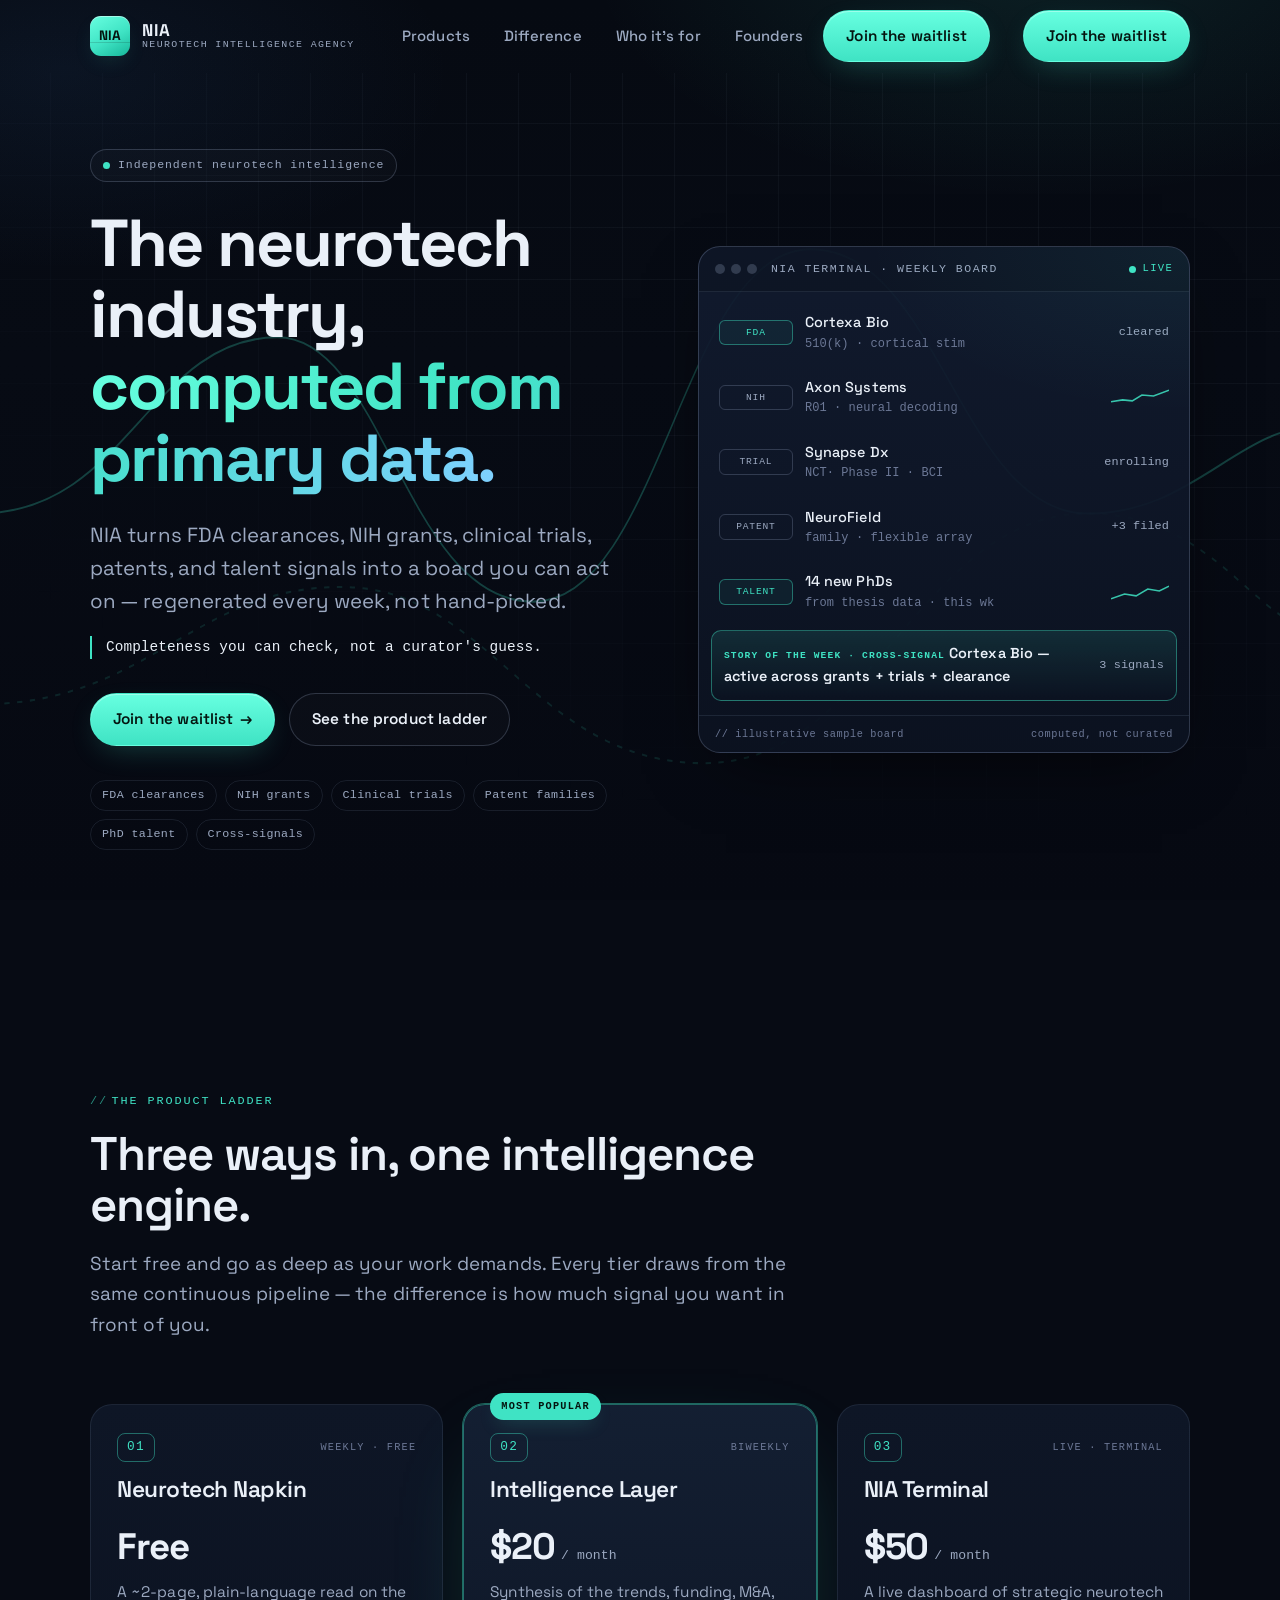
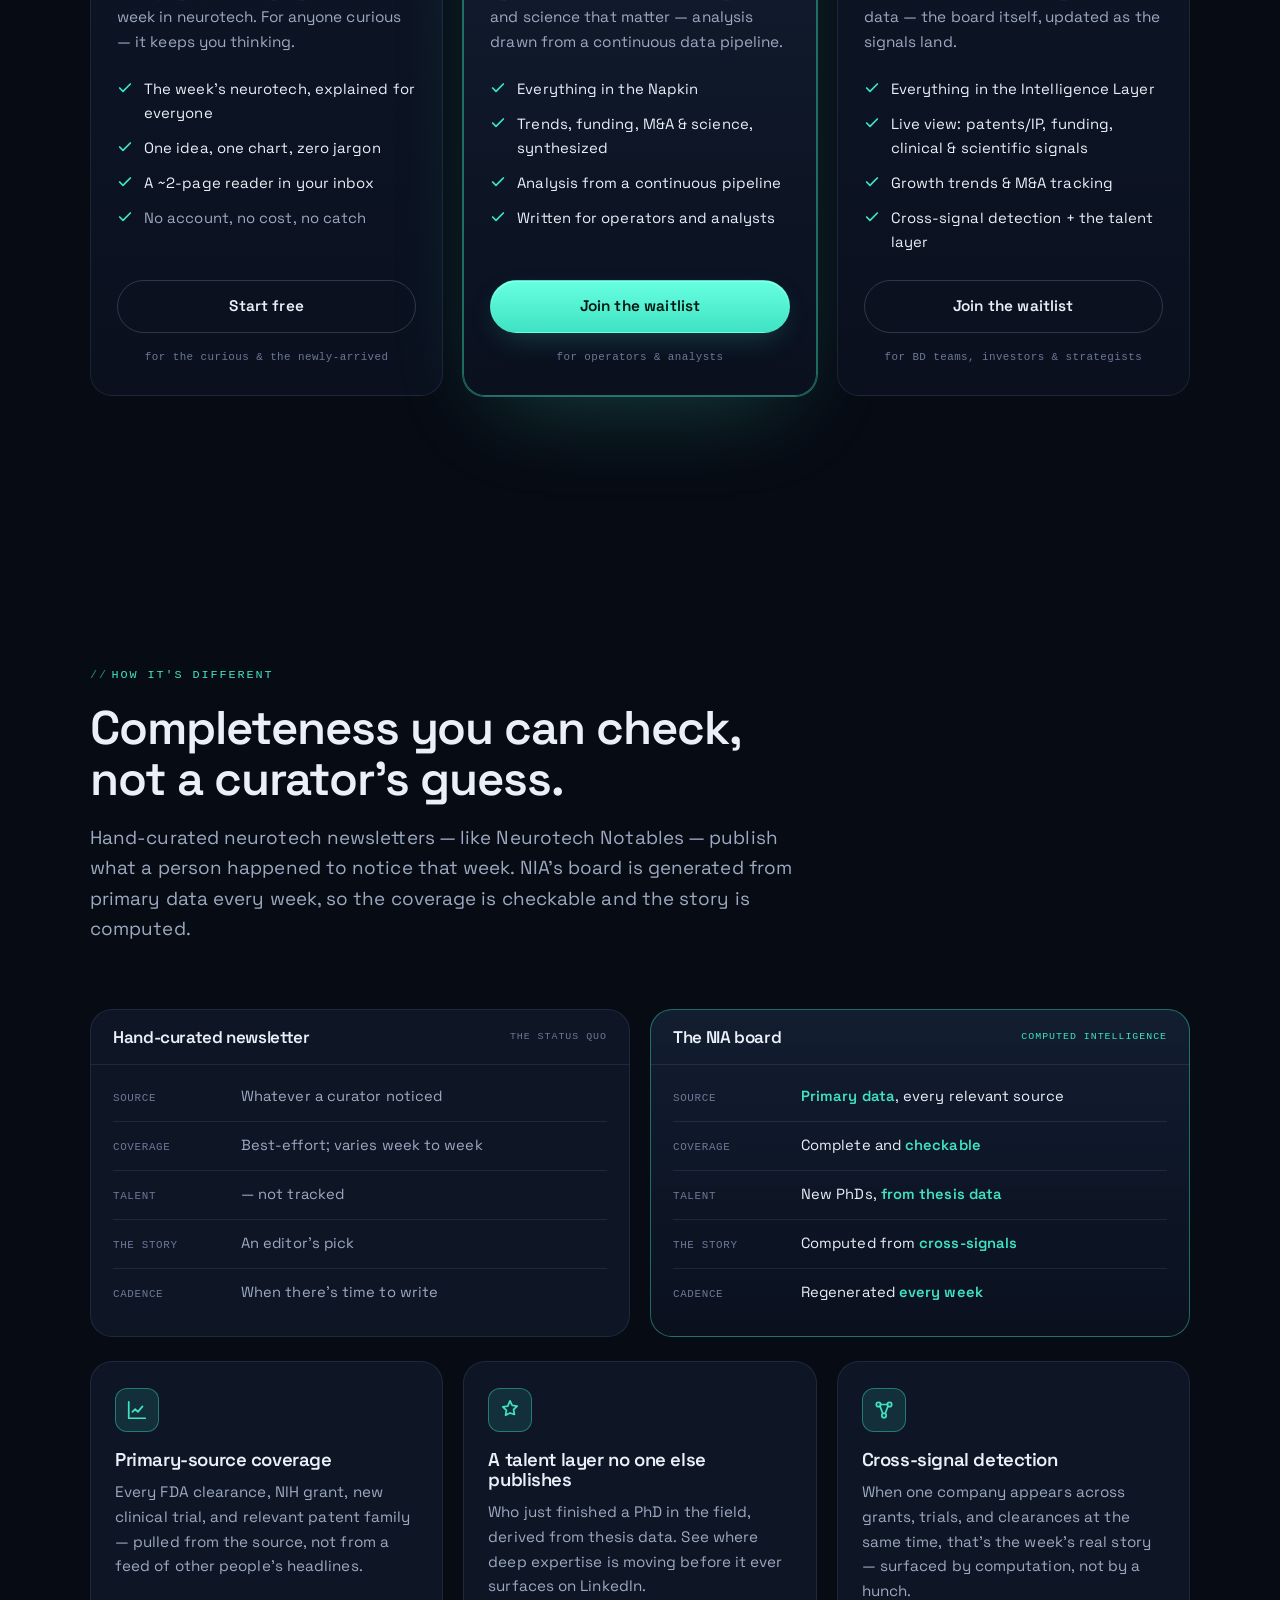
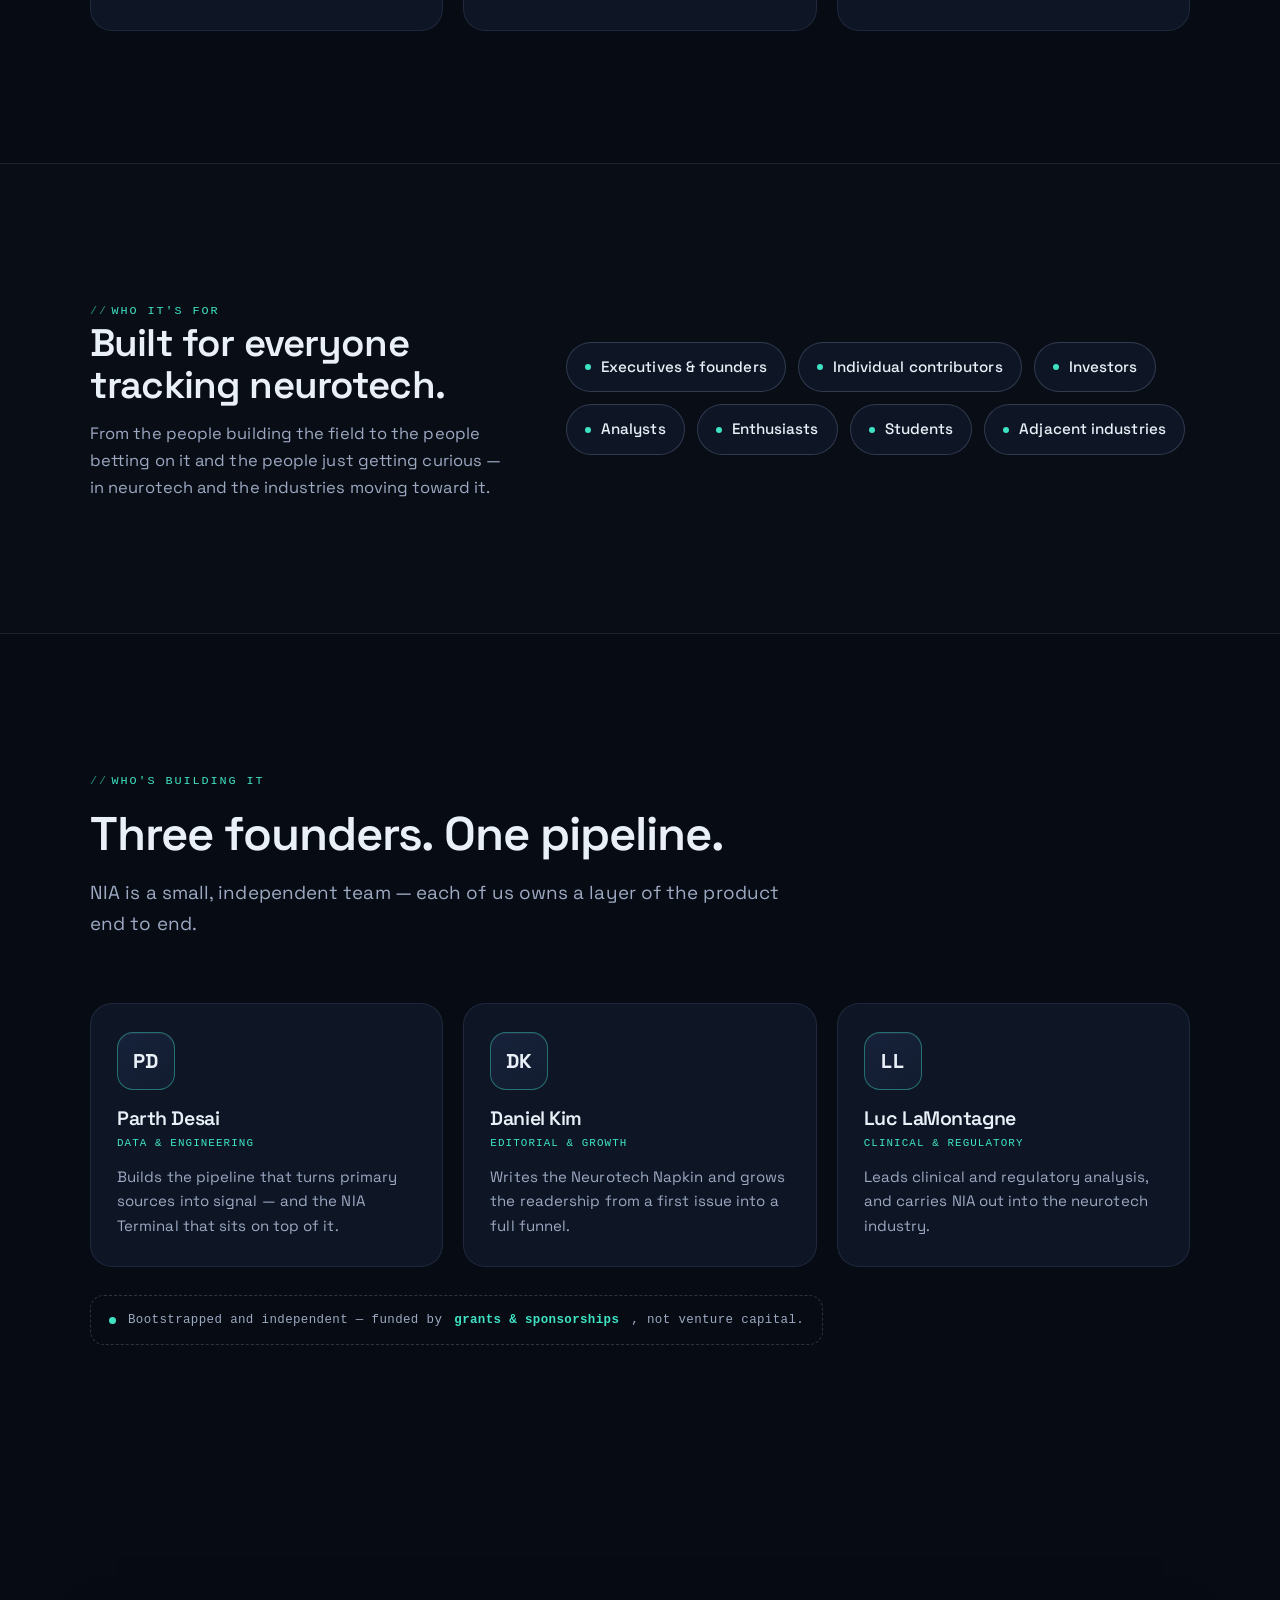
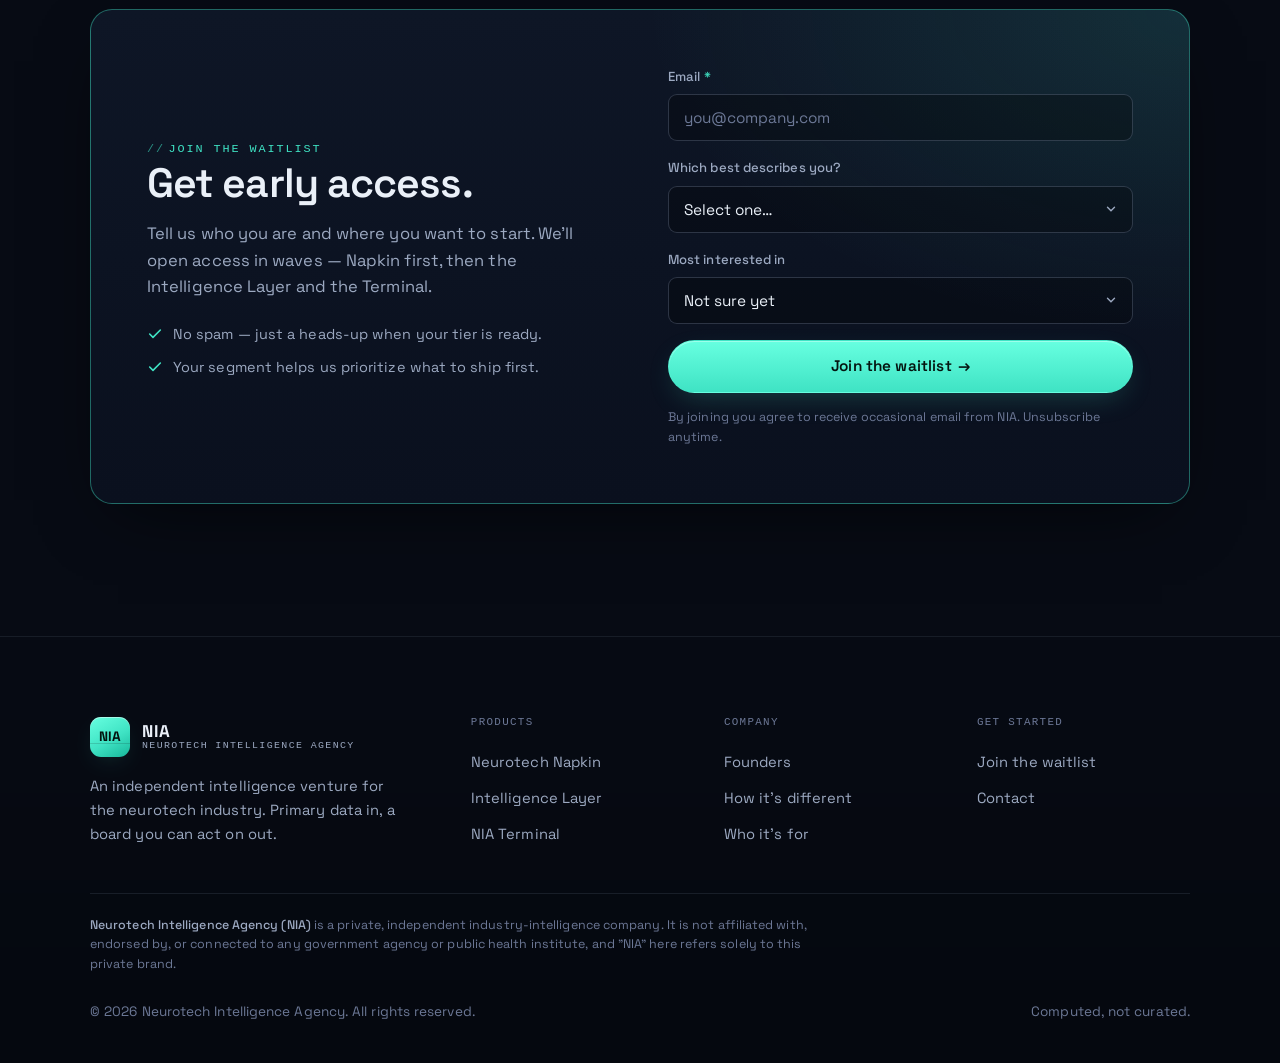
<file: website/index.html>
<!DOCTYPE html>
<html lang="en" class="no-js">
<!--
  ============================================================================
  Neurotech Intelligence Agency (NIA) — landing page
  Single self-contained file. Inline CSS + JS. No external files.
  Only external reference: one Google Font (Space Grotesk) via <link> below.

  OWNER TODOs (search "TODO"):
    1. Waitlist form — wire it to your Tally / Fillout capture.
       See the <form id="waitlist-form"> block and the JS handler near the
       bottom. Right now it's a placeholder action="#" with an in-memory
       thank-you message (nothing is stored or sent anywhere).
    2. The hero "weekly board" is an ILLUSTRATIVE sample (invented companies).
       Swap it for a real snapshot or a screenshot component when ready.
    3. Update nav "Sign in" / contact links once the product + inbox exist.
  ============================================================================
-->
<head>
  <meta charset="UTF-8" />
  <meta name="viewport" content="width=device-width, initial-scale=1.0" />
  <title>Neurotech Intelligence Agency (NIA) — Neurotech intelligence, computed from primary data</title>
  <meta name="description" content="NIA turns FDA clearances, NIH grants, clinical trials, patents, and talent signals into a weekly board you can act on — generated from primary data, not hand-picked. A free reader, a $20/mo analysis layer, and a $50/mo live terminal." />
  <meta name="theme-color" content="#070B14" />
  <meta name="color-scheme" content="dark" />

  <!-- The ONLY permitted external reference: one Google Font. -->
  <link rel="preconnect" href="https://fonts.googleapis.com" />
  <link rel="preconnect" href="https://fonts.gstatic.com" crossorigin />
  <link href="https://fonts.googleapis.com/css2?family=Space+Grotesk:wght@400;500;600;700&display=swap" rel="stylesheet" />

  <!-- Enable JS-only enhancements (scroll reveal) without hiding content for no-JS users. -->
  <script>document.documentElement.classList.remove('no-js');document.documentElement.classList.add('js');</script>

  <style>
    /* ===========================================================
       Design tokens
       =========================================================== */
    :root {
      /* deep-navy theme */
      --bg:        #070B14;
      --bg-2:      #0A101E;
      --surface:   #0E1626;
      --surface-2: #121C30;
      --surface-3: #16223a;

      --line:        rgba(150, 167, 196, 0.13);
      --line-strong: rgba(150, 167, 196, 0.26);

      --text:  #EAF0F8;
      --muted: #9CA9C1;
      --faint: #6C7896;

      /* single sharp accent (mint-cyan "signal") + its tints */
      --accent:        #3FE3C4;
      --accent-bright: #67ffe0;
      --accent-ink:    #04140f;             /* dark text used ON the accent */
      --accent-soft:   rgba(63, 227, 196, 0.12);
      --accent-softer: rgba(63, 227, 196, 0.06);
      --accent-line:   rgba(63, 227, 196, 0.42);
      --accent-glow:   rgba(63, 227, 196, 0.28);

      --danger: #ff7b7b;

      --font-display: 'Space Grotesk', ui-sans-serif, system-ui, -apple-system, "Segoe UI", Roboto, sans-serif;
      --font-mono: ui-monospace, "SF Mono", "SFMono-Regular", Menlo, "Cascadia Mono", "Roboto Mono", monospace;

      --r-sm: 9px;
      --r:    14px;
      --r-lg: 22px;
      --r-pill: 999px;

      --maxw: 1180px;
      --pad: clamp(20px, 5vw, 40px);
      --section-y: clamp(72px, 11vw, 132px);

      --shadow:  0 24px 70px -28px rgba(0, 0, 0, 0.75);
      --shadow-accent: 0 0 0 1px var(--accent-line), 0 34px 90px -34px var(--accent-glow);

      --ease: cubic-bezier(.22, .61, .36, 1);
    }

    /* ===========================================================
       Reset / base
       =========================================================== */
    *, *::before, *::after { box-sizing: border-box; }
    * { margin: 0; }

    html {
      scroll-behavior: smooth;
      scroll-padding-top: 92px;
      -webkit-text-size-adjust: 100%;
    }

    body {
      font-family: var(--font-display);
      background: var(--bg);
      color: var(--text);
      line-height: 1.62;
      font-size: 16.5px;
      letter-spacing: 0.005em;
      -webkit-font-smoothing: antialiased;
      text-rendering: optimizeLegibility;
      overflow-x: hidden;
    }

    /* ambient background wash for the whole page */
    body::before {
      content: "";
      position: fixed;
      inset: 0;
      z-index: -1;
      background:
        radial-gradient(60% 45% at 82% -5%, rgba(63,227,196,0.10), transparent 60%),
        radial-gradient(55% 40% at 5% 8%, rgba(56,110,180,0.10), transparent 55%),
        linear-gradient(180deg, #060A12 0%, var(--bg) 40%, #060912 100%);
      pointer-events: none;
    }

    img, svg { display: block; max-width: 100%; }
    a { color: inherit; text-decoration: none; }
    button { font: inherit; color: inherit; cursor: pointer; }
    input, select, button { font-family: inherit; }
    ul { list-style: none; padding: 0; }

    h1, h2, h3, h4 { line-height: 1.08; letter-spacing: -0.022em; font-weight: 600; }

    ::selection { background: var(--accent); color: var(--accent-ink); }

    :focus-visible {
      outline: 2px solid var(--accent);
      outline-offset: 3px;
      border-radius: 4px;
    }

    /* ===========================================================
       Layout helpers
       =========================================================== */
    .wrap { width: 100%; max-width: var(--maxw); margin-inline: auto; padding-inline: var(--pad); }
    .section { padding-block: var(--section-y); position: relative; }

    .kicker {
      font-family: var(--font-mono);
      font-size: 0.74rem;
      letter-spacing: 0.16em;
      text-transform: uppercase;
      color: var(--accent);
      display: inline-flex;
      align-items: center;
      gap: 0.5ch;
    }
    .kicker::before { content: "//"; opacity: 0.6; }

    .section-head { max-width: 720px; margin-bottom: clamp(40px, 6vw, 64px); }
    .section-head h2 {
      font-size: clamp(1.95rem, 3.7vw, 2.95rem);
      margin-top: 16px;
    }
    .section-head p {
      color: var(--muted);
      font-size: clamp(1.02rem, 1.5vw, 1.18rem);
      margin-top: 18px;
      max-width: 60ch;
    }

    .skip-link {
      position: absolute;
      left: 16px; top: -60px;
      background: var(--accent);
      color: var(--accent-ink);
      padding: 10px 16px;
      border-radius: var(--r-sm);
      z-index: 200;
      font-weight: 600;
      transition: top .2s var(--ease);
    }
    .skip-link:focus { top: 16px; }

    /* ===========================================================
       Buttons
       =========================================================== */
    .btn {
      display: inline-flex;
      align-items: center;
      justify-content: center;
      gap: 0.6ch;
      padding: 13px 22px;
      border-radius: var(--r-pill);
      font-weight: 600;
      font-size: 0.96rem;
      letter-spacing: 0.01em;
      border: 1px solid transparent;
      transition: transform .18s var(--ease), background .2s var(--ease),
                  border-color .2s var(--ease), box-shadow .2s var(--ease), color .2s var(--ease);
      white-space: nowrap;
    }
    .btn:active { transform: translateY(1px); }

    .btn-primary {
      background: linear-gradient(180deg, var(--accent-bright), var(--accent));
      color: var(--accent-ink);
      box-shadow: 0 10px 30px -10px var(--accent-glow), inset 0 1px 0 rgba(255,255,255,0.35);
    }
    .btn-primary:hover { transform: translateY(-2px); box-shadow: 0 16px 40px -12px var(--accent-glow), inset 0 1px 0 rgba(255,255,255,0.4); }

    .btn-ghost {
      background: rgba(255,255,255,0.02);
      border-color: var(--line-strong);
      color: var(--text);
    }
    .btn-ghost:hover { border-color: var(--accent-line); background: var(--accent-softer); transform: translateY(-2px); }

    .btn-outline {
      background: transparent;
      border-color: var(--line-strong);
      color: var(--text);
    }
    .btn-outline:hover { border-color: var(--accent-line); color: var(--accent); background: var(--accent-softer); }

    .btn-block { width: 100%; }
    .btn .arrow { transition: transform .18s var(--ease); }
    .btn:hover .arrow { transform: translateX(3px); }

    /* ===========================================================
       Wordmark / monogram
       =========================================================== */
    .brand { display: inline-flex; align-items: center; gap: 12px; }
    .monogram {
      --s: 40px;
      width: var(--s); height: var(--s);
      border-radius: 11px;
      display: grid;
      place-items: center;
      font-weight: 700;
      font-size: calc(var(--s) * 0.34);
      letter-spacing: 0.02em;
      color: var(--accent-ink);
      background: linear-gradient(150deg, var(--accent-bright), var(--accent) 55%, #17b79a);
      box-shadow: inset 0 1px 0 rgba(255,255,255,0.45), 0 8px 24px -10px var(--accent-glow);
      position: relative;
      flex: none;
    }
    /* subtle "signal" tick inside monogram */
    .monogram::after {
      content: "";
      position: absolute;
      inset: 0;
      border-radius: inherit;
      background-image: linear-gradient(transparent 65%, rgba(0,0,0,0.14) 65%, rgba(0,0,0,0.14) 68%, transparent 68%);
      mix-blend-mode: multiply;
      pointer-events: none;
    }
    .brand-text { display: flex; flex-direction: column; line-height: 1.05; }
    .brand-text .short { font-weight: 700; font-size: 1.06rem; letter-spacing: 0.06em; }
    .brand-text .long {
      font-family: var(--font-mono);
      font-size: 0.62rem;
      letter-spacing: 0.14em;
      text-transform: uppercase;
      color: var(--muted);
    }

    /* ===========================================================
       Nav
       =========================================================== */
    header.nav {
      position: sticky;
      top: 0;
      z-index: 100;
      transition: background .3s var(--ease), border-color .3s var(--ease), backdrop-filter .3s var(--ease);
      border-bottom: 1px solid transparent;
    }
    header.nav.scrolled {
      background: rgba(8, 12, 21, 0.72);
      backdrop-filter: saturate(160%) blur(14px);
      -webkit-backdrop-filter: saturate(160%) blur(14px);
      border-bottom-color: var(--line);
    }
    .nav-inner {
      display: flex;
      align-items: center;
      justify-content: space-between;
      gap: 20px;
      height: 72px;
    }
    .nav-links {
      display: flex;
      align-items: center;
      gap: 6px;
    }
    .nav-links a.link {
      padding: 8px 14px;
      border-radius: var(--r-pill);
      color: var(--muted);
      font-size: 0.93rem;
      font-weight: 500;
      transition: color .18s var(--ease), background .18s var(--ease);
    }
    .nav-links a.link:hover { color: var(--text); background: rgba(255,255,255,0.04); }
    .nav-cta { display: flex; align-items: center; gap: 10px; }

    .nav-toggle {
      display: none;
      width: 44px; height: 44px;
      border-radius: 11px;
      border: 1px solid var(--line-strong);
      background: rgba(255,255,255,0.02);
      align-items: center; justify-content: center;
    }
    .nav-toggle span {
      display: block; position: relative;
      width: 18px; height: 2px; border-radius: 2px; background: var(--text);
      transition: transform .25s var(--ease), opacity .2s var(--ease);
    }
    .nav-toggle span::before, .nav-toggle span::after {
      content: ""; position: absolute; left: 0; width: 18px; height: 2px; border-radius: 2px; background: var(--text);
      transition: transform .25s var(--ease);
    }
    .nav-toggle span::before { top: -6px; }
    .nav-toggle span::after  { top: 6px; }
    .nav-open .nav-toggle span { background: transparent; }
    .nav-open .nav-toggle span::before { transform: translateY(6px) rotate(45deg); }
    .nav-open .nav-toggle span::after  { transform: translateY(-6px) rotate(-45deg); }

    /* ===========================================================
       Hero
       =========================================================== */
    .hero { position: relative; padding-top: clamp(40px, 7vw, 76px); padding-bottom: clamp(56px, 9vw, 104px); overflow: hidden; }

    .hero-bg { position: absolute; inset: 0; z-index: 0; pointer-events: none; }
    .hero-grid {
      position: absolute; inset: -2px;
      background-image:
        linear-gradient(to right, rgba(150,167,196,0.055) 1px, transparent 1px),
        linear-gradient(to bottom, rgba(150,167,196,0.055) 1px, transparent 1px);
      background-size: 52px 52px;
      -webkit-mask-image: radial-gradient(115% 90% at 78% 8%, #000 38%, transparent 88%);
      mask-image: radial-gradient(115% 90% at 78% 8%, #000 38%, transparent 88%);
    }
    .hero-signal { position: absolute; inset: 0; width: 100%; height: 100%; opacity: 0.5; }
    .hero-signal path { fill: none; stroke: var(--accent); stroke-width: 1.4; opacity: 0.5; }
    .hero-signal .s2 { opacity: 0.25; stroke-dasharray: 5 7; }

    .hero-inner {
      position: relative;
      z-index: 1;
      display: grid;
      grid-template-columns: 1.05fr 0.95fr;
      gap: clamp(32px, 5vw, 64px);
      align-items: center;
    }

    .hero-copy .eyebrow-row { display: flex; align-items: center; gap: 14px; flex-wrap: wrap; margin-bottom: 26px; }
    .pill {
      display: inline-flex; align-items: center; gap: 8px;
      font-family: var(--font-mono);
      font-size: 0.72rem; letter-spacing: 0.08em;
      padding: 6px 12px; border-radius: var(--r-pill);
      border: 1px solid var(--line-strong);
      color: var(--muted);
      background: rgba(255,255,255,0.02);
    }
    .dot-live {
      width: 7px; height: 7px; border-radius: 50%; background: var(--accent);
      box-shadow: 0 0 0 0 var(--accent-glow);
      animation: pulse 2.4s infinite;
    }
    @keyframes pulse {
      0%   { box-shadow: 0 0 0 0 var(--accent-glow); }
      70%  { box-shadow: 0 0 0 7px transparent; }
      100% { box-shadow: 0 0 0 0 transparent; }
    }

    .hero h1 {
      font-size: clamp(2.45rem, 5.4vw, 4.15rem);
      font-weight: 700;
      letter-spacing: -0.03em;
    }
    .hero h1 .grad {
      background: linear-gradient(100deg, var(--accent-bright), var(--accent) 45%, #7fd0ff);
      -webkit-background-clip: text; background-clip: text; color: transparent;
    }
    .hero .sub {
      color: var(--muted);
      font-size: clamp(1.06rem, 1.7vw, 1.28rem);
      margin-top: 24px;
      max-width: 40ch;
    }
    .hero .frame-line {
      margin-top: 18px;
      font-family: var(--font-mono);
      font-size: 0.9rem;
      color: var(--text);
      border-left: 2px solid var(--accent);
      padding-left: 14px;
    }
    .hero-actions { display: flex; flex-wrap: wrap; gap: 14px; margin-top: 34px; }

    .hero-tags {
      margin-top: 34px;
      display: flex; flex-wrap: wrap; gap: 8px 8px;
      font-family: var(--font-mono);
      font-size: 0.73rem;
      color: var(--faint);
      letter-spacing: 0.03em;
    }
    .hero-tags span {
      padding: 5px 11px; border: 1px solid var(--line); border-radius: var(--r-pill);
    }
    .hero-tags span b { color: var(--muted); font-weight: 500; }

    /* Hero "board" mock (illustrative) */
    .board {
      background: linear-gradient(180deg, rgba(18,28,48,0.92), rgba(12,19,33,0.92));
      border: 1px solid var(--line-strong);
      border-radius: var(--r-lg);
      box-shadow: var(--shadow);
      overflow: hidden;
      position: relative;
    }
    .board::after {
      content: ""; position: absolute; inset: 0; pointer-events: none;
      background: radial-gradient(120% 60% at 100% 0, var(--accent-softer), transparent 55%);
    }
    .board-bar {
      display: flex; align-items: center; gap: 10px;
      padding: 13px 16px;
      border-bottom: 1px solid var(--line);
      background: rgba(0,0,0,0.18);
    }
    .board-bar .dots { display: flex; gap: 6px; }
    .board-bar .dots i { width: 10px; height: 10px; border-radius: 50%; background: var(--line-strong); display: block; }
    .board-title {
      font-family: var(--font-mono); font-size: 0.72rem; letter-spacing: 0.13em; text-transform: uppercase;
      color: var(--muted); margin-left: 4px;
    }
    .board-live {
      margin-left: auto; display: inline-flex; align-items: center; gap: 7px;
      font-family: var(--font-mono); font-size: 0.66rem; letter-spacing: 0.12em; text-transform: uppercase;
      color: var(--accent);
    }
    .board-body { padding: 8px 8px 12px; }
    .row {
      display: grid;
      grid-template-columns: 74px 1fr auto;
      align-items: center;
      gap: 12px;
      padding: 11px 12px;
      border-radius: 10px;
      transition: background .18s var(--ease);
    }
    .row:hover { background: rgba(255,255,255,0.025); }
    .tag {
      font-family: var(--font-mono); font-size: 0.6rem; letter-spacing: 0.08em; text-transform: uppercase;
      padding: 4px 7px; border-radius: 6px; text-align: center;
      border: 1px solid var(--line-strong); color: var(--muted);
    }
    .tag.on { color: var(--accent); border-color: var(--accent-line); background: var(--accent-softer); }
    .row .entity { font-size: 0.9rem; font-weight: 500; }
    .row .entity small { display: block; color: var(--faint); font-weight: 400; font-size: 0.75rem; font-family: var(--font-mono); }
    .row .val { font-family: var(--font-mono); font-size: 0.74rem; color: var(--muted); text-align: right; white-space: nowrap; }
    .spark { width: 58px; height: 20px; }
    .spark path { fill: none; stroke: var(--accent); stroke-width: 1.6; opacity: 0.85; }

    .row.story {
      margin: 6px 4px 2px;
      border: 1px solid var(--accent-line);
      background: linear-gradient(180deg, var(--accent-soft), transparent);
      grid-template-columns: 1fr auto;
    }
    .row.story .lead {
      font-family: var(--font-mono); font-size: 0.6rem; letter-spacing: 0.12em; text-transform: uppercase; color: var(--accent);
    }
    .row.story .entity { font-weight: 600; }
    .board-foot {
      padding: 10px 16px; border-top: 1px solid var(--line);
      font-family: var(--font-mono); font-size: 0.64rem; color: var(--faint); letter-spacing: 0.06em;
      display: flex; justify-content: space-between; gap: 10px;
    }

    /* ===========================================================
       Pricing / product ladder
       =========================================================== */
    .tiers {
      display: grid;
      grid-template-columns: repeat(3, 1fr);
      gap: 20px;
      align-items: stretch;
    }
    .tier {
      display: flex; flex-direction: column;
      background: linear-gradient(180deg, var(--surface), var(--bg-2));
      border: 1px solid var(--line);
      border-radius: var(--r-lg);
      padding: 28px 26px;
      position: relative;
      transition: transform .25s var(--ease), border-color .25s var(--ease), box-shadow .25s var(--ease);
    }
    .tier:hover { transform: translateY(-4px); border-color: var(--line-strong); box-shadow: var(--shadow); }
    .tier--featured {
      border-color: var(--accent-line);
      box-shadow: var(--shadow-accent);
      background: linear-gradient(180deg, rgba(20,32,52,0.96), var(--bg-2));
    }
    .badge {
      position: absolute; top: -12px; left: 26px;
      font-family: var(--font-mono); font-size: 0.64rem; letter-spacing: 0.12em; text-transform: uppercase;
      color: var(--accent-ink); background: var(--accent);
      padding: 5px 11px; border-radius: var(--r-pill); font-weight: 600;
      box-shadow: 0 8px 20px -8px var(--accent-glow);
    }
    .tier-top { display: flex; align-items: center; justify-content: space-between; margin-bottom: 16px; }
    .tier-no {
      font-family: var(--font-mono); font-size: 0.8rem; letter-spacing: 0.1em; color: var(--accent);
      border: 1px solid var(--accent-line); border-radius: 8px; padding: 3px 9px;
    }
    .tier-cadence {
      font-family: var(--font-mono); font-size: 0.64rem; letter-spacing: 0.12em; text-transform: uppercase; color: var(--faint);
    }
    .tier-name { font-size: 1.42rem; }
    .tier-price { display: flex; align-items: baseline; gap: 6px; margin: 14px 0 4px; }
    .tier-price .price { font-size: 2.3rem; font-weight: 700; letter-spacing: -0.03em; }
    .tier-price .per { color: var(--muted); font-family: var(--font-mono); font-size: 0.82rem; }
    .tier-desc { color: var(--muted); font-size: 0.96rem; min-height: 48px; }
    .tier-feat { display: flex; flex-direction: column; gap: 11px; margin: 22px 0 26px; }
    .tier-feat li { display: flex; gap: 11px; align-items: flex-start; font-size: 0.93rem; color: var(--text); }
    .tier-feat li svg { flex: none; margin-top: 3px; color: var(--accent); }
    .tier-feat li.muted { color: var(--muted); }
    .tier-cta { margin-top: auto; }
    .tier-for {
      margin-top: 16px; font-family: var(--font-mono); font-size: 0.68rem; letter-spacing: 0.04em;
      color: var(--faint); text-align: center;
    }

    /* ===========================================================
       How it's different
       =========================================================== */
    .diff-grid {
      display: grid; grid-template-columns: 1fr 1fr; gap: 20px; align-items: stretch;
      margin-bottom: 22px;
    }
    .compare {
      border: 1px solid var(--line);
      border-radius: var(--r-lg);
      overflow: hidden;
      background: var(--surface);
    }
    .compare.nia { border-color: var(--accent-line); background: linear-gradient(180deg, rgba(20,32,52,0.9), var(--bg-2)); }
    .compare-head {
      padding: 18px 22px; border-bottom: 1px solid var(--line);
      display: flex; align-items: center; justify-content: space-between; gap: 10px;
    }
    .compare-head h3 { font-size: 1.06rem; }
    .compare-head .who {
      font-family: var(--font-mono); font-size: 0.62rem; letter-spacing: 0.1em; text-transform: uppercase; color: var(--faint);
    }
    .compare.nia .compare-head .who { color: var(--accent); }
    .compare ul { padding: 8px 22px 20px; }
    .compare li {
      display: grid; grid-template-columns: 116px 1fr; gap: 12px;
      padding: 12px 0; border-bottom: 1px solid var(--line);
      font-size: 0.92rem; align-items: baseline;
    }
    .compare li:last-child { border-bottom: 0; }
    .compare li .k { font-family: var(--font-mono); font-size: 0.68rem; letter-spacing: 0.06em; text-transform: uppercase; color: var(--faint); }
    .compare li .v { color: var(--muted); }
    .compare.nia li .v { color: var(--text); }
    .compare.nia li .v b { color: var(--accent); font-weight: 600; }
    .v-none { color: var(--faint); }

    .feat-cards { display: grid; grid-template-columns: repeat(3, 1fr); gap: 20px; margin-top: 24px; }
    .fcard {
      border: 1px solid var(--line); border-radius: var(--r-lg); padding: 26px 24px;
      background: var(--surface);
      transition: transform .25s var(--ease), border-color .25s var(--ease);
    }
    .fcard:hover { transform: translateY(-4px); border-color: var(--accent-line); }
    .fcard .ic {
      width: 44px; height: 44px; border-radius: 12px; display: grid; place-items: center;
      background: var(--accent-soft); border: 1px solid var(--accent-line); color: var(--accent);
      margin-bottom: 18px;
    }
    .fcard h3 { font-size: 1.16rem; margin-bottom: 10px; }
    .fcard p { color: var(--muted); font-size: 0.95rem; }

    /* ===========================================================
       Who it's for
       =========================================================== */
    .audience { border-top: 1px solid var(--line); border-bottom: 1px solid var(--line); background: rgba(255,255,255,0.012); }
    .aud-inner { display: grid; grid-template-columns: 0.8fr 1.2fr; gap: clamp(28px, 5vw, 60px); align-items: center; }
    .aud-copy h2 { font-size: clamp(1.7rem, 3vw, 2.4rem); }
    .aud-copy p { color: var(--muted); margin-top: 16px; max-width: 42ch; }
    .chips { display: flex; flex-wrap: wrap; gap: 12px; }
    .chip {
      display: inline-flex; align-items: center; gap: 10px;
      padding: 12px 18px; border-radius: var(--r-pill);
      border: 1px solid var(--line-strong); background: var(--surface);
      font-size: 0.95rem; font-weight: 500;
      transition: border-color .2s var(--ease), transform .2s var(--ease), color .2s var(--ease);
    }
    .chip:hover { border-color: var(--accent-line); color: var(--accent); transform: translateY(-2px); }
    .chip i {
      width: 6px; height: 6px; border-radius: 50%; background: var(--accent); flex: none;
    }

    /* ===========================================================
       Founders
       =========================================================== */
    .founders-grid { display: grid; grid-template-columns: repeat(3, 1fr); gap: 20px; }
    .fperson {
      border: 1px solid var(--line); border-radius: var(--r-lg); padding: 28px 26px; background: var(--surface);
      transition: transform .25s var(--ease), border-color .25s var(--ease);
    }
    .fperson:hover { transform: translateY(-4px); border-color: var(--line-strong); }
    .avatar {
      width: 58px; height: 58px; border-radius: 16px; display: grid; place-items: center;
      font-weight: 700; font-size: 1.25rem; letter-spacing: 0.02em;
      color: var(--text);
      background: linear-gradient(150deg, var(--surface-3), var(--surface-2));
      border: 1px solid var(--accent-line);
      box-shadow: inset 0 1px 0 rgba(255,255,255,0.06);
      margin-bottom: 18px;
    }
    .fperson h3 { font-size: 1.22rem; }
    .fperson .role {
      font-family: var(--font-mono); font-size: 0.68rem; letter-spacing: 0.1em; text-transform: uppercase;
      color: var(--accent); margin: 6px 0 12px;
    }
    .fperson p { color: var(--muted); font-size: 0.94rem; }
    .funding-note {
      margin-top: 28px;
      display: inline-flex; align-items: center; gap: 12px; flex-wrap: wrap;
      font-family: var(--font-mono); font-size: 0.78rem; letter-spacing: 0.03em;
      color: var(--muted);
      border: 1px dashed var(--line-strong); border-radius: var(--r);
      padding: 14px 18px;
    }
    .funding-note b { color: var(--accent); font-weight: 600; }

    /* ===========================================================
       Waitlist
       =========================================================== */
    .waitlist-card {
      border: 1px solid var(--accent-line);
      border-radius: var(--r-lg);
      background:
        radial-gradient(90% 120% at 100% 0, var(--accent-soft), transparent 55%),
        linear-gradient(180deg, var(--surface), var(--bg-2));
      box-shadow: var(--shadow);
      padding: clamp(30px, 5vw, 56px);
      display: grid;
      grid-template-columns: 1fr 1fr;
      gap: clamp(28px, 5vw, 56px);
      align-items: center;
    }
    .waitlist-card .wl-copy h2 { font-size: clamp(1.8rem, 3.2vw, 2.6rem); }
    .waitlist-card .wl-copy p { color: var(--muted); margin-top: 16px; max-width: 42ch; }
    .wl-copy .segfacts { margin-top: 22px; display: flex; flex-direction: column; gap: 10px; }
    .wl-copy .segfacts li { display: flex; gap: 10px; font-size: 0.9rem; color: var(--muted); }
    .wl-copy .segfacts svg { color: var(--accent); flex: none; margin-top: 3px; }

    form .field { margin-bottom: 16px; }
    form label { display: block; font-size: 0.82rem; color: var(--muted); margin-bottom: 7px; font-weight: 500; }
    form label .req { color: var(--accent); }
    .input, .select {
      width: 100%;
      padding: 13px 15px;
      border-radius: var(--r-sm);
      border: 1px solid var(--line-strong);
      background: rgba(0,0,0,0.28);
      color: var(--text);
      font-size: 0.96rem;
      transition: border-color .18s var(--ease), box-shadow .18s var(--ease);
    }
    .input::placeholder { color: var(--faint); }
    .input:focus, .select:focus {
      outline: none; border-color: var(--accent);
      box-shadow: 0 0 0 3px var(--accent-soft);
    }
    .select {
      appearance: none; -webkit-appearance: none;
      background-image: url("data:image/svg+xml,%3Csvg xmlns='http://www.w3.org/2000/svg' width='14' height='14' viewBox='0 0 24 24' fill='none' stroke='%239CA9C1' stroke-width='2.4' stroke-linecap='round'%3E%3Cpath d='M6 9l6 6 6-6'/%3E%3C/svg%3E");
      background-repeat: no-repeat; background-position: right 14px center;
      padding-right: 40px;
    }
    .field-error { display: none; color: var(--danger); font-size: 0.8rem; margin-top: 7px; }
    .field.invalid .input { border-color: var(--danger); }
    .field.invalid .field-error { display: block; }
    .fine { font-size: 0.78rem; color: var(--faint); margin-top: 14px; }
    .fine a { color: var(--muted); text-decoration: underline; text-underline-offset: 2px; }

    .form-success {
      display: none;
      text-align: left;
      border: 1px solid var(--accent-line);
      background: var(--accent-soft);
      border-radius: var(--r);
      padding: 26px 24px;
    }
    .form-success.show { display: block; animation: rise .4s var(--ease); }
    .form-success .check {
      width: 46px; height: 46px; border-radius: 50%;
      display: grid; place-items: center; margin-bottom: 14px;
      background: var(--accent); color: var(--accent-ink);
    }
    .form-success h3 { font-size: 1.3rem; margin-bottom: 8px; }
    .form-success p { color: var(--muted); font-size: 0.95rem; }
    @keyframes rise { from { opacity: 0; transform: translateY(10px); } to { opacity: 1; transform: none; } }

    /* ===========================================================
       Footer
       =========================================================== */
    footer.site {
      border-top: 1px solid var(--line);
      padding-block: clamp(48px, 7vw, 80px) 40px;
      background: linear-gradient(180deg, transparent, rgba(0,0,0,0.25));
    }
    .foot-top {
      display: grid; grid-template-columns: 1.6fr 1fr 1fr 1fr; gap: 40px;
      padding-bottom: 40px; border-bottom: 1px solid var(--line);
    }
    .foot-brand p { color: var(--muted); font-size: 0.92rem; max-width: 34ch; margin-top: 18px; }
    .foot-col h4 {
      font-family: var(--font-mono); font-size: 0.68rem; letter-spacing: 0.12em; text-transform: uppercase;
      color: var(--faint); margin-bottom: 16px; font-weight: 500;
    }
    .foot-col a { display: block; color: var(--muted); font-size: 0.92rem; padding: 6px 0; transition: color .15s var(--ease); }
    .foot-col a:hover { color: var(--accent); }
    .foot-bottom {
      display: flex; align-items: center; justify-content: space-between; gap: 20px; flex-wrap: wrap;
      padding-top: 26px;
    }
    .foot-bottom .copy { font-size: 0.85rem; color: var(--faint); }
    .disclaimer {
      margin-top: 22px;
      font-size: 0.78rem; color: var(--faint); line-height: 1.6; max-width: 90ch;
    }
    .disclaimer b { color: var(--muted); font-weight: 500; }

    /* ===========================================================
       Reveal on scroll (JS-gated, no-JS safe)
       =========================================================== */
    .js .reveal { opacity: 0; transform: translateY(20px); transition: opacity .7s var(--ease), transform .7s var(--ease); }
    .js .reveal.in { opacity: 1; transform: none; }

    /* ===========================================================
       Responsive
       =========================================================== */
    @media (max-width: 960px) {
      .hero-inner { grid-template-columns: 1fr; }
      .hero-visual { order: -1; max-width: 520px; }
      .tiers { grid-template-columns: 1fr; max-width: 460px; margin-inline: auto; }
      .diff-grid { grid-template-columns: 1fr; }
      .feat-cards { grid-template-columns: 1fr; }
      .aud-inner { grid-template-columns: 1fr; }
      .founders-grid { grid-template-columns: 1fr; max-width: 460px; margin-inline: auto; }
      .waitlist-card { grid-template-columns: 1fr; }
      .foot-top { grid-template-columns: 1fr 1fr; gap: 30px; }
      .foot-brand { grid-column: 1 / -1; }
    }

    @media (max-width: 760px) {
      .nav-toggle { display: inline-flex; }
      .nav-links {
        position: fixed;
        inset: 72px 0 auto 0;
        flex-direction: column;
        align-items: stretch;
        gap: 4px;
        padding: 16px var(--pad) 24px;
        background: rgba(8, 12, 21, 0.97);
        backdrop-filter: blur(14px);
        border-bottom: 1px solid var(--line);
        transform: translateY(-12px);
        opacity: 0;
        pointer-events: none;
        transition: opacity .22s var(--ease), transform .22s var(--ease);
      }
      .nav-open .nav-links { opacity: 1; transform: none; pointer-events: auto; }
      .nav-links a.link { padding: 13px 14px; font-size: 1rem; }
      .nav-links .btn { margin-top: 8px; }
      .desktop-cta { display: none; }
      .brand-text .long { display: none; }
    }

    @media (max-width: 460px) {
      .foot-top { grid-template-columns: 1fr; }
      .row { grid-template-columns: 66px 1fr; }
      .row .spark, .row.hide-narrow { display: none; }
    }

    @media (prefers-reduced-motion: reduce) {
      html { scroll-behavior: auto; }
      * { animation-duration: 0.001ms !important; animation-iteration-count: 1 !important; transition-duration: 0.001ms !important; }
      .js .reveal { opacity: 1; transform: none; }
    }
  </style>
</head>

<body>
  <a class="skip-link" href="#main">Skip to content</a>

  <!-- ===================== NAV ===================== -->
  <header class="nav" id="site-nav">
    <div class="wrap nav-inner">
      <a class="brand" href="#top" aria-label="Neurotech Intelligence Agency — home">
        <span class="monogram" aria-hidden="true">NIA</span>
        <span class="brand-text">
          <span class="short">NIA</span>
          <span class="long">Neurotech Intelligence Agency</span>
        </span>
      </a>

      <nav class="nav-links" id="nav-links" aria-label="Primary">
        <a class="link" href="#products">Products</a>
        <a class="link" href="#difference">Difference</a>
        <a class="link" href="#audience">Who it's for</a>
        <a class="link" href="#founders">Founders</a>
        <a class="btn btn-primary" href="#waitlist">Join the waitlist</a>
      </nav>

      <div class="nav-cta desktop-cta">
        <a class="btn btn-primary" href="#waitlist">Join the waitlist</a>
      </div>

      <button class="nav-toggle" id="nav-toggle" aria-label="Toggle menu" aria-expanded="false" aria-controls="nav-links">
        <span></span>
      </button>
    </div>
  </header>

  <main id="main">
    <span id="top"></span>

    <!-- ===================== HERO ===================== -->
    <section class="hero section" aria-labelledby="hero-title">
      <div class="hero-bg" aria-hidden="true">
        <div class="hero-grid"></div>
        <svg class="hero-signal" viewBox="0 0 1200 600" preserveAspectRatio="none">
          <path class="s1" d="M-20,300 C120,300 140,180 260,180 C360,180 380,360 500,360 C620,360 640,120 760,120 C880,120 900,300 1020,300 C1120,300 1160,240 1240,240" />
          <path class="s2" d="M-20,430 C140,430 180,350 320,350 C460,350 500,470 660,470 C820,470 860,300 1020,300 C1140,300 1180,380 1240,380" />
        </svg>
      </div>

      <div class="wrap hero-inner">
        <div class="hero-copy">
          <div class="eyebrow-row">
            <span class="pill"><span class="dot-live" aria-hidden="true"></span> Independent neurotech intelligence</span>
          </div>
          <h1 id="hero-title">The neurotech industry, <span class="grad">computed from primary data.</span></h1>
          <p class="sub">
            NIA turns FDA clearances, NIH grants, clinical trials, patents, and talent
            signals into a board you can act on — regenerated every week, not hand-picked.
          </p>
          <p class="frame-line">Completeness you can check, not a curator's guess.</p>

          <div class="hero-actions">
            <a class="btn btn-primary" href="#waitlist">Join the waitlist <span class="arrow" aria-hidden="true">→</span></a>
            <a class="btn btn-ghost" href="#products">See the product ladder</a>
          </div>

          <div class="hero-tags" aria-label="Signals we track">
            <span><b>FDA clearances</b></span>
            <span><b>NIH grants</b></span>
            <span><b>Clinical trials</b></span>
            <span><b>Patent families</b></span>
            <span><b>PhD talent</b></span>
            <span><b>Cross-signals</b></span>
          </div>
        </div>

        <!-- Illustrative product mock. TODO(owner): replace with a real snapshot. -->
        <div class="hero-visual">
          <div class="board" role="img" aria-label="Illustrative sample of the NIA weekly board showing clearances, grants, trials, patents, talent, and a computed story of the week.">
            <div class="board-bar">
              <span class="dots" aria-hidden="true"><i></i><i></i><i></i></span>
              <span class="board-title">NIA Terminal · Weekly board</span>
              <span class="board-live"><span class="dot-live"></span> Live</span>
            </div>
            <div class="board-body">
              <div class="row">
                <span class="tag on">FDA</span>
                <span class="entity">Cortexa Bio <small>510(k) · cortical stim</small></span>
                <span class="val">cleared</span>
              </div>
              <div class="row">
                <span class="tag">NIH</span>
                <span class="entity">Axon Systems <small>R01 · neural decoding</small></span>
                <svg class="spark" viewBox="0 0 60 20" aria-hidden="true"><path d="M0,15 L12,13 L22,14 L32,8 L44,9 L60,3"/></svg>
              </div>
              <div class="row">
                <span class="tag">TRIAL</span>
                <span class="entity">Synapse Dx <small>NCT· Phase II · BCI</small></span>
                <span class="val">enrolling</span>
              </div>
              <div class="row">
                <span class="tag">PATENT</span>
                <span class="entity">NeuroField <small>family · flexible array</small></span>
                <span class="val">+3 filed</span>
              </div>
              <div class="row">
                <span class="tag on">TALENT</span>
                <span class="entity">14 new PhDs <small>from thesis data · this wk</small></span>
                <svg class="spark" viewBox="0 0 60 20" aria-hidden="true"><path d="M0,17 L14,12 L26,14 L38,7 L50,9 L60,4"/></svg>
              </div>
              <div class="row story">
                <span class="entity">
                  <span class="lead">Story of the week · cross-signal</span>
                  Cortexa Bio — active across grants + trials + clearance
                </span>
                <span class="val">3 signals</span>
              </div>
            </div>
            <div class="board-foot">
              <span>// illustrative sample board</span>
              <span>computed, not curated</span>
            </div>
          </div>
        </div>
      </div>
    </section>

    <!-- ===================== PRODUCT LADDER ===================== -->
    <section class="section" id="products" aria-labelledby="products-title">
      <div class="wrap">
        <div class="section-head reveal">
          <span class="kicker">the product ladder</span>
          <h2 id="products-title">Three ways in, one intelligence engine.</h2>
          <p>Start free and go as deep as your work demands. Every tier draws from the same continuous pipeline — the difference is how much signal you want in front of you.</p>
        </div>

        <div class="tiers">
          <!-- Tier 01 -->
          <article class="tier reveal">
            <div class="tier-top">
              <span class="tier-no">01</span>
              <span class="tier-cadence">Weekly · Free</span>
            </div>
            <h3 class="tier-name">Neurotech Napkin</h3>
            <div class="tier-price"><span class="price">Free</span></div>
            <p class="tier-desc">A ~2-page, plain-language read on the week in neurotech. For anyone curious — it keeps you thinking.</p>
            <ul class="tier-feat">
              <li><svg width="16" height="16" viewBox="0 0 24 24" fill="none" stroke="currentColor" stroke-width="2.6" stroke-linecap="round" stroke-linejoin="round"><path d="M20 6L9 17l-5-5"/></svg> The week's neurotech, explained for everyone</li>
              <li><svg width="16" height="16" viewBox="0 0 24 24" fill="none" stroke="currentColor" stroke-width="2.6" stroke-linecap="round" stroke-linejoin="round"><path d="M20 6L9 17l-5-5"/></svg> One idea, one chart, zero jargon</li>
              <li><svg width="16" height="16" viewBox="0 0 24 24" fill="none" stroke="currentColor" stroke-width="2.6" stroke-linecap="round" stroke-linejoin="round"><path d="M20 6L9 17l-5-5"/></svg> A ~2-page reader in your inbox</li>
              <li class="muted"><svg width="16" height="16" viewBox="0 0 24 24" fill="none" stroke="currentColor" stroke-width="2.6" stroke-linecap="round" stroke-linejoin="round"><path d="M20 6L9 17l-5-5"/></svg> No account, no cost, no catch</li>
            </ul>
            <a class="btn btn-outline btn-block tier-cta" href="#waitlist">Start free</a>
            <p class="tier-for">for the curious &amp; the newly-arrived</p>
          </article>

          <!-- Tier 02 (featured) -->
          <article class="tier tier--featured reveal">
            <span class="badge">Most popular</span>
            <div class="tier-top">
              <span class="tier-no">02</span>
              <span class="tier-cadence">Biweekly</span>
            </div>
            <h3 class="tier-name">Intelligence Layer</h3>
            <div class="tier-price"><span class="price">$20</span><span class="per">/ month</span></div>
            <p class="tier-desc">Synthesis of the trends, funding, M&amp;A, and science that matter — analysis drawn from a continuous data pipeline.</p>
            <ul class="tier-feat">
              <li><svg width="16" height="16" viewBox="0 0 24 24" fill="none" stroke="currentColor" stroke-width="2.6" stroke-linecap="round" stroke-linejoin="round"><path d="M20 6L9 17l-5-5"/></svg> Everything in the Napkin</li>
              <li><svg width="16" height="16" viewBox="0 0 24 24" fill="none" stroke="currentColor" stroke-width="2.6" stroke-linecap="round" stroke-linejoin="round"><path d="M20 6L9 17l-5-5"/></svg> Trends, funding, M&amp;A &amp; science, synthesized</li>
              <li><svg width="16" height="16" viewBox="0 0 24 24" fill="none" stroke="currentColor" stroke-width="2.6" stroke-linecap="round" stroke-linejoin="round"><path d="M20 6L9 17l-5-5"/></svg> Analysis from a continuous pipeline</li>
              <li><svg width="16" height="16" viewBox="0 0 24 24" fill="none" stroke="currentColor" stroke-width="2.6" stroke-linecap="round" stroke-linejoin="round"><path d="M20 6L9 17l-5-5"/></svg> Written for operators and analysts</li>
            </ul>
            <a class="btn btn-primary btn-block tier-cta" href="#waitlist">Join the waitlist</a>
            <p class="tier-for">for operators &amp; analysts</p>
          </article>

          <!-- Tier 03 -->
          <article class="tier reveal">
            <div class="tier-top">
              <span class="tier-no">03</span>
              <span class="tier-cadence">Live · Terminal</span>
            </div>
            <h3 class="tier-name">NIA Terminal</h3>
            <div class="tier-price"><span class="price">$50</span><span class="per">/ month</span></div>
            <p class="tier-desc">A live dashboard of strategic neurotech data — the board itself, updated as the signals land.</p>
            <ul class="tier-feat">
              <li><svg width="16" height="16" viewBox="0 0 24 24" fill="none" stroke="currentColor" stroke-width="2.6" stroke-linecap="round" stroke-linejoin="round"><path d="M20 6L9 17l-5-5"/></svg> Everything in the Intelligence Layer</li>
              <li><svg width="16" height="16" viewBox="0 0 24 24" fill="none" stroke="currentColor" stroke-width="2.6" stroke-linecap="round" stroke-linejoin="round"><path d="M20 6L9 17l-5-5"/></svg> Live view: patents/IP, funding, clinical &amp; scientific signals</li>
              <li><svg width="16" height="16" viewBox="0 0 24 24" fill="none" stroke="currentColor" stroke-width="2.6" stroke-linecap="round" stroke-linejoin="round"><path d="M20 6L9 17l-5-5"/></svg> Growth trends &amp; M&amp;A tracking</li>
              <li><svg width="16" height="16" viewBox="0 0 24 24" fill="none" stroke="currentColor" stroke-width="2.6" stroke-linecap="round" stroke-linejoin="round"><path d="M20 6L9 17l-5-5"/></svg> Cross-signal detection + the talent layer</li>
            </ul>
            <a class="btn btn-outline btn-block tier-cta" href="#waitlist">Join the waitlist</a>
            <p class="tier-for">for BD teams, investors &amp; strategists</p>
          </article>
        </div>
      </div>
    </section>

    <!-- ===================== HOW IT'S DIFFERENT ===================== -->
    <section class="section" id="difference" aria-labelledby="diff-title">
      <div class="wrap">
        <div class="section-head reveal">
          <span class="kicker">how it's different</span>
          <h2 id="diff-title">Completeness you can check, not a curator's guess.</h2>
          <p>Hand-curated neurotech newsletters — like Neurotech Notables — publish what a person happened to notice that week. NIA's board is generated from primary data every week, so the coverage is checkable and the story is computed.</p>
        </div>

        <div class="diff-grid">
          <div class="compare reveal">
            <div class="compare-head">
              <h3>Hand-curated newsletter</h3>
              <span class="who">the status quo</span>
            </div>
            <ul>
              <li><span class="k">Source</span><span class="v">Whatever a curator noticed</span></li>
              <li><span class="k">Coverage</span><span class="v">Best-effort; varies week to week</span></li>
              <li><span class="k">Talent</span><span class="v v-none">— not tracked</span></li>
              <li><span class="k">The story</span><span class="v">An editor's pick</span></li>
              <li><span class="k">Cadence</span><span class="v">When there's time to write</span></li>
            </ul>
          </div>

          <div class="compare nia reveal">
            <div class="compare-head">
              <h3>The NIA board</h3>
              <span class="who">computed intelligence</span>
            </div>
            <ul>
              <li><span class="k">Source</span><span class="v"><b>Primary data</b>, every relevant source</span></li>
              <li><span class="k">Coverage</span><span class="v">Complete and <b>checkable</b></span></li>
              <li><span class="k">Talent</span><span class="v">New PhDs, <b>from thesis data</b></span></li>
              <li><span class="k">The story</span><span class="v">Computed from <b>cross-signals</b></span></li>
              <li><span class="k">Cadence</span><span class="v">Regenerated <b>every week</b></span></li>
            </ul>
          </div>
        </div>

        <div class="feat-cards">
          <div class="fcard reveal">
            <div class="ic" aria-hidden="true">
              <svg width="22" height="22" viewBox="0 0 24 24" fill="none" stroke="currentColor" stroke-width="1.9" stroke-linecap="round" stroke-linejoin="round"><path d="M3 3v18h18"/><path d="M7 14l3-3 3 3 5-6"/></svg>
            </div>
            <h3>Primary-source coverage</h3>
            <p>Every FDA clearance, NIH grant, new clinical trial, and relevant patent family — pulled from the source, not from a feed of other people's headlines.</p>
          </div>
          <div class="fcard reveal">
            <div class="ic" aria-hidden="true">
              <svg width="22" height="22" viewBox="0 0 24 24" fill="none" stroke="currentColor" stroke-width="1.9" stroke-linecap="round" stroke-linejoin="round"><path d="M12 2l2.4 4.9 5.4.8-3.9 3.8.9 5.4L12 15.3 7.2 17.7l.9-5.4L4.2 8.5l5.4-.8z"/></svg>
            </div>
            <h3>A talent layer no one else publishes</h3>
            <p>Who just finished a PhD in the field, derived from thesis data. See where deep expertise is moving before it ever surfaces on LinkedIn.</p>
          </div>
          <div class="fcard reveal">
            <div class="ic" aria-hidden="true">
              <svg width="22" height="22" viewBox="0 0 24 24" fill="none" stroke="currentColor" stroke-width="1.9" stroke-linecap="round" stroke-linejoin="round"><circle cx="6" cy="6" r="2.4"/><circle cx="18" cy="6" r="2.4"/><circle cx="12" cy="18" r="2.4"/><path d="M7.6 7.6l3 8M16.4 7.6l-3 8M8 6h8"/></svg>
            </div>
            <h3>Cross-signal detection</h3>
            <p>When one company appears across grants, trials, and clearances at the same time, that's the week's real story — surfaced by computation, not by a hunch.</p>
          </div>
        </div>
      </div>
    </section>

    <!-- ===================== WHO IT'S FOR ===================== -->
    <section class="section audience" id="audience" aria-labelledby="aud-title">
      <div class="wrap aud-inner">
        <div class="aud-copy reveal">
          <span class="kicker">who it's for</span>
          <h2 id="aud-title">Built for everyone tracking neurotech.</h2>
          <p>From the people building the field to the people betting on it and the people just getting curious — in neurotech and the industries moving toward it.</p>
        </div>
        <div class="chips reveal" role="list" aria-label="Audiences">
          <span class="chip" role="listitem"><i aria-hidden="true"></i> Executives &amp; founders</span>
          <span class="chip" role="listitem"><i aria-hidden="true"></i> Individual contributors</span>
          <span class="chip" role="listitem"><i aria-hidden="true"></i> Investors</span>
          <span class="chip" role="listitem"><i aria-hidden="true"></i> Analysts</span>
          <span class="chip" role="listitem"><i aria-hidden="true"></i> Enthusiasts</span>
          <span class="chip" role="listitem"><i aria-hidden="true"></i> Students</span>
          <span class="chip" role="listitem"><i aria-hidden="true"></i> Adjacent industries</span>
        </div>
      </div>
    </section>

    <!-- ===================== FOUNDERS ===================== -->
    <section class="section" id="founders" aria-labelledby="founders-title">
      <div class="wrap">
        <div class="section-head reveal">
          <span class="kicker">who's building it</span>
          <h2 id="founders-title">Three founders. One pipeline.</h2>
          <p>NIA is a small, independent team — each of us owns a layer of the product end to end.</p>
        </div>

        <div class="founders-grid">
          <article class="fperson reveal">
            <div class="avatar" aria-hidden="true">PD</div>
            <h3>Parth Desai</h3>
            <p class="role">Data &amp; Engineering</p>
            <p>Builds the pipeline that turns primary sources into signal — and the NIA Terminal that sits on top of it.</p>
          </article>
          <article class="fperson reveal">
            <div class="avatar" aria-hidden="true">DK</div>
            <h3>Daniel Kim</h3>
            <p class="role">Editorial &amp; Growth</p>
            <p>Writes the Neurotech Napkin and grows the readership from a first issue into a full funnel.</p>
          </article>
          <article class="fperson reveal">
            <div class="avatar" aria-hidden="true">LL</div>
            <h3>Luc LaMontagne</h3>
            <p class="role">Clinical &amp; Regulatory</p>
            <p>Leads clinical and regulatory analysis, and carries NIA out into the neurotech industry.</p>
          </article>
        </div>

        <div class="funding-note reveal">
          <span class="dot-live" aria-hidden="true"></span>
          Bootstrapped and independent — funded by <b>grants&nbsp;&amp;&nbsp;sponsorships</b>, not venture capital.
        </div>
      </div>
    </section>

    <!-- ===================== WAITLIST ===================== -->
    <section class="section" id="waitlist" aria-labelledby="wl-title">
      <div class="wrap">
        <div class="waitlist-card reveal">
          <div class="wl-copy">
            <span class="kicker">join the waitlist</span>
            <h2 id="wl-title">Get early access.</h2>
            <p>Tell us who you are and where you want to start. We'll open access in waves — Napkin first, then the Intelligence Layer and the Terminal.</p>
            <ul class="segfacts">
              <li><svg width="16" height="16" viewBox="0 0 24 24" fill="none" stroke="currentColor" stroke-width="2.4" stroke-linecap="round" stroke-linejoin="round"><path d="M20 6L9 17l-5-5"/></svg> No spam — just a heads-up when your tier is ready.</li>
              <li><svg width="16" height="16" viewBox="0 0 24 24" fill="none" stroke="currentColor" stroke-width="2.4" stroke-linecap="round" stroke-linejoin="round"><path d="M20 6L9 17l-5-5"/></svg> Your segment helps us prioritize what to ship first.</li>
            </ul>
          </div>

          <div class="wl-form">
            <!--
              ========================================================================
              TODO (owner): WIRE THIS FORM TO YOUR CAPTURE (Tally / Fillout).
              Options:
                A) Point the <form> action= at your Tally/Fillout endpoint and set
                   method="POST", then remove the e.preventDefault() in the JS handler.
                B) Or embed the Tally/Fillout iframe here and delete this markup.
              Currently: action="#", handled entirely in-memory (no storage, no network).
              ========================================================================
            -->
            <form id="waitlist-form" action="#" method="post" novalidate>
              <div class="field" id="f-email">
                <label for="wl-email">Email <span class="req" aria-hidden="true">*</span></label>
                <input class="input" type="email" id="wl-email" name="email" placeholder="you@company.com" autocomplete="email" required aria-required="true" aria-describedby="err-email" />
                <p class="field-error" id="err-email">Please enter a valid email address.</p>
              </div>

              <div class="field">
                <label for="wl-role">Which best describes you?</label>
                <select class="select" id="wl-role" name="role">
                  <option value="">Select one…</option>
                  <option>Executive / Founder</option>
                  <option>Individual contributor</option>
                  <option>Investor</option>
                  <option>Analyst</option>
                  <option>Enthusiast</option>
                  <option>Student</option>
                  <option>Adjacent industry</option>
                  <option>Other</option>
                </select>
              </div>

              <div class="field">
                <label for="wl-tier">Most interested in</label>
                <select class="select" id="wl-tier" name="tier">
                  <option value="the Neurotech Napkin">Neurotech Napkin — Free</option>
                  <option value="the Intelligence Layer">Intelligence Layer — $20/mo</option>
                  <option value="the NIA Terminal">NIA Terminal — $50/mo</option>
                  <option value="NIA" selected>Not sure yet</option>
                </select>
              </div>

              <button class="btn btn-primary btn-block" type="submit">Join the waitlist <span class="arrow" aria-hidden="true">→</span></button>
              <p class="fine">By joining you agree to receive occasional email from NIA. Unsubscribe anytime.</p>
            </form>

            <!-- In-memory success state (no storage used) -->
            <div class="form-success" id="form-success" role="status" aria-live="polite">
              <div class="check" aria-hidden="true">
                <svg width="24" height="24" viewBox="0 0 24 24" fill="none" stroke="currentColor" stroke-width="3" stroke-linecap="round" stroke-linejoin="round"><path d="M20 6L9 17l-5-5"/></svg>
              </div>
              <h3>You're on the list.</h3>
              <p id="success-msg">We'll be in touch soon.</p>
            </div>
          </div>
        </div>
      </div>
    </section>
  </main>

  <!-- ===================== FOOTER ===================== -->
  <footer class="site">
    <div class="wrap">
      <div class="foot-top">
        <div class="foot-brand">
          <a class="brand" href="#top" aria-label="Neurotech Intelligence Agency — home">
            <span class="monogram" aria-hidden="true">NIA</span>
            <span class="brand-text">
              <span class="short">NIA</span>
              <span class="long">Neurotech Intelligence Agency</span>
            </span>
          </a>
          <p>An independent intelligence venture for the neurotech industry. Primary data in, a board you can act on out.</p>
        </div>

        <div class="foot-col">
          <h4>Products</h4>
          <a href="#products">Neurotech Napkin</a>
          <a href="#products">Intelligence Layer</a>
          <a href="#products">NIA Terminal</a>
        </div>

        <div class="foot-col">
          <h4>Company</h4>
          <a href="#founders">Founders</a>
          <a href="#difference">How it's different</a>
          <a href="#audience">Who it's for</a>
        </div>

        <div class="foot-col">
          <h4>Get started</h4>
          <a href="#waitlist">Join the waitlist</a>
          <!-- TODO(owner): replace with a real contact address once inbox exists -->
          <a href="mailto:hello@example.com">Contact</a>
        </div>
      </div>

      <p class="disclaimer">
        <b>Neurotech Intelligence Agency (NIA)</b> is a private, independent industry-intelligence company.
        It is not affiliated with, endorsed by, or connected to any government agency or public health
        institute, and "NIA" here refers solely to this private brand.
      </p>

      <div class="foot-bottom">
        <span class="copy">© 2026 Neurotech Intelligence Agency. All rights reserved.</span>
        <span class="copy">Computed, not curated.</span>
      </div>
    </div>
  </footer>

  <!-- ===================== JS (in-memory only — no localStorage/sessionStorage) ===================== -->
  <script>
    (function () {
      "use strict";

      /* --- Sticky nav: add shadow/border once scrolled --- */
      var nav = document.getElementById('site-nav');
      var onScroll = function () {
        if (window.scrollY > 8) { nav.classList.add('scrolled'); }
        else { nav.classList.remove('scrolled'); }
      };
      window.addEventListener('scroll', onScroll, { passive: true });
      onScroll();

      /* --- Mobile menu toggle --- */
      var toggle = document.getElementById('nav-toggle');
      var links = document.getElementById('nav-links');
      var setOpen = function (open) {
        document.body.classList.toggle('nav-open', open);
        toggle.setAttribute('aria-expanded', open ? 'true' : 'false');
      };
      toggle.addEventListener('click', function () {
        setOpen(!document.body.classList.contains('nav-open'));
      });
      // Close the mobile menu after tapping any link inside it.
      links.addEventListener('click', function (e) {
        if (e.target.closest('a')) { setOpen(false); }
      });
      // Close on Escape.
      document.addEventListener('keydown', function (e) {
        if (e.key === 'Escape') { setOpen(false); }
      });

      /* --- Reveal on scroll (progressive enhancement) --- */
      var reveals = document.querySelectorAll('.reveal');
      if ('IntersectionObserver' in window) {
        var io = new IntersectionObserver(function (entries) {
          entries.forEach(function (entry) {
            if (entry.isIntersecting) {
              entry.target.classList.add('in');
              io.unobserve(entry.target);
            }
          });
        }, { threshold: 0.12, rootMargin: '0px 0px -8% 0px' });
        reveals.forEach(function (el) { io.observe(el); });
      } else {
        reveals.forEach(function (el) { el.classList.add('in'); });
      }

      /* --- Waitlist form (in-memory handler; nothing is stored or sent) --- */
      var form = document.getElementById('waitlist-form');
      var success = document.getElementById('form-success');
      var successMsg = document.getElementById('success-msg');
      var emailField = document.getElementById('f-email');
      var emailInput = document.getElementById('wl-email');
      var emailRe = /^[^\s@]+@[^\s@]+\.[^\s@]+$/;

      emailInput.addEventListener('input', function () {
        if (emailField.classList.contains('invalid') && emailRe.test(emailInput.value.trim())) {
          emailField.classList.remove('invalid');
        }
      });

      form.addEventListener('submit', function (e) {
        // TODO(owner): remove preventDefault + build/POST once wired to Tally/Fillout.
        e.preventDefault();

        var email = emailInput.value.trim();
        if (!emailRe.test(email)) {
          emailField.classList.add('invalid');
          emailInput.focus();
          return;
        }

        var tierSel = document.getElementById('wl-tier');
        var tierText = tierSel.options[tierSel.selectedIndex].value || 'NIA';

        successMsg.textContent =
          "We'll email " + email + " the moment " + tierText + " opens up. Welcome aboard.";

        form.style.display = 'none';
        success.classList.add('show');
        success.focus && success.setAttribute('tabindex', '-1');
        success.scrollIntoView({ behavior: 'smooth', block: 'nearest' });
      });
    })();
  </script>
<script>/* failsafe: guarantee reveal-on-scroll sections show even without scroll/JS-observer timing */window.addEventListener("load",function(){setTimeout(function(){document.querySelectorAll(".reveal:not(.in)").forEach(function(e){e.classList.add("in");});},1500);});</script>
</body>
</html>
</file>
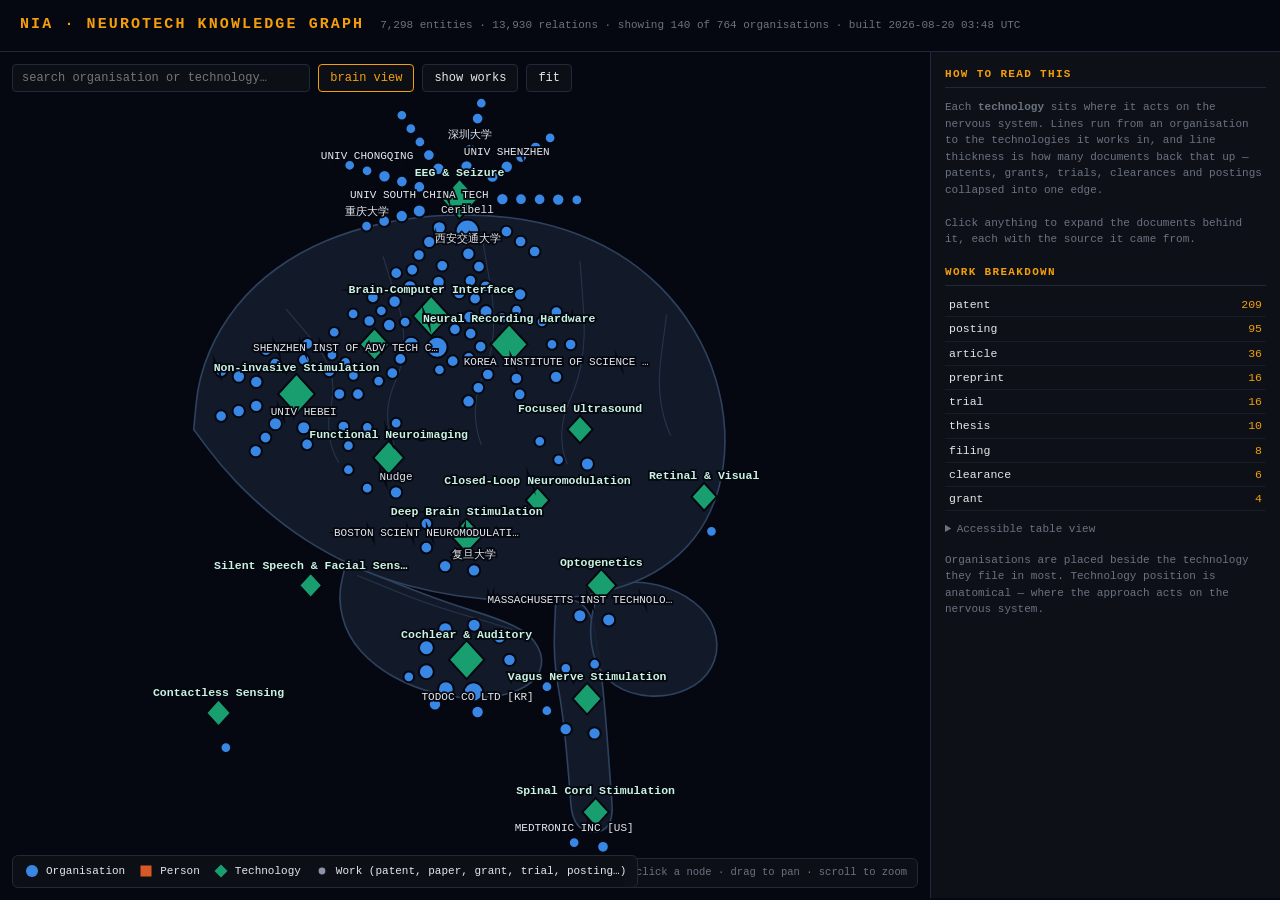
<file: nia_graph.html>
<!DOCTYPE html>
<html lang="en"><head><meta charset="utf-8">
<meta name="viewport" content="width=device-width,initial-scale=1">
<title>NIA · Neurotech Knowledge Graph</title>
<style>
*{box-sizing:border-box}
body{margin:0;background:#050810;color:#e5e7eb;font:13px/1.5 'Courier New',ui-monospace,monospace}
header{padding:14px 20px;border-bottom:1px solid #1f2937;display:flex;
       align-items:baseline;gap:16px;flex-wrap:wrap}
h1{margin:0;font-size:15px;letter-spacing:.14em;color:#f59e0b;text-transform:uppercase}
.sub{color:#6b7280;font-size:11px}
.wrap{display:grid;grid-template-columns:1fr 350px;height:calc(100vh - 54px)}
@media(max-width:920px){.wrap{grid-template-columns:1fr;height:auto} #stage{height:64vh}}
#stage{position:relative;overflow:hidden}
#cv{display:block;width:100%;height:100%;cursor:grab}
#cv:active{cursor:grabbing}
aside{border-left:1px solid #1f2937;background:#0d1117;overflow-y:auto;padding:14px}
/* Not full-width: the scalp-level technologies (EEG) sit at the top centre of
   the brain, and a toolbar spanning the canvas hides their labels. */
.bar{position:absolute;top:12px;left:12px;width:min(560px,62%);display:flex;
     gap:8px;flex-wrap:wrap;align-items:center;z-index:5}
input[type=search],select{background:rgba(13,17,23,.94);border:1px solid #1f2937;
  color:#e5e7eb;padding:6px 9px;font:12px 'Courier New',monospace;border-radius:4px}
input[type=search]{flex:1;min-width:140px}
button{background:rgba(13,17,23,.94);border:1px solid #1f2937;color:#e5e7eb;
  padding:6px 11px;font:12px 'Courier New',monospace;border-radius:4px;cursor:pointer}
button:hover{border-color:#f59e0b;color:#f59e0b}
button.on{border-color:#f59e0b;color:#f59e0b}
.legend{position:absolute;bottom:10px;left:12px;display:flex;gap:13px;flex-wrap:wrap;
  background:rgba(13,17,23,.93);border:1px solid #1f2937;padding:7px 11px;
  border-radius:6px;font-size:11px;z-index:5}
.lg{display:flex;align-items:center;gap:6px}
.hint{position:absolute;bottom:10px;right:12px;color:#6b7280;font-size:10.5px;
  background:rgba(13,17,23,.93);border:1px solid #1f2937;padding:6px 10px;border-radius:6px}
h2{font-size:11px;letter-spacing:.12em;color:#f59e0b;text-transform:uppercase;
   margin:16px 0 7px;border-bottom:1px solid #1f2937;padding-bottom:5px}
h2:first-child{margin-top:0}
table{width:100%;border-collapse:collapse;font-size:11.5px}
td{padding:3px 4px;border-bottom:1px solid #161d29;vertical-align:top}
.num{text-align:right;color:#f59e0b;width:52px}
#detail .nm{font-size:14px;color:#f59e0b;word-break:break-word}
#detail .ty{color:#6b7280;font-size:11px;margin:2px 0 8px}
.prov{color:#6b7280;font-size:10.5px;word-break:break-all;border-left:2px solid #1f2937;
  padding-left:7px;margin:5px 0}
.rel{display:flex;gap:6px;padding:3px 0;border-bottom:1px solid #161d29;font-size:11.5px}
.rel .pd{color:#9fb3c8;min-width:96px}
.rel .tg{flex:1;cursor:pointer} .rel .tg:hover{color:#f59e0b;text-decoration:underline}
.pill{display:inline-block;background:#111827;border:1px solid #1f2937;border-radius:10px;
  padding:1px 7px;margin:2px 3px 2px 0;font-size:10.5px;color:#9fb3c8}
#tip{position:absolute;pointer-events:none;background:rgba(5,8,16,.97);border:1px solid #f59e0b;
  border-radius:4px;padding:6px 9px;font-size:11.5px;max-width:280px;display:none;z-index:20}
details summary{cursor:pointer;color:#6b7280;font-size:11px;margin-top:10px}
.note{color:#6b7280;font-size:11px}
</style></head><body>
<header>
  <h1>NIA · Neurotech Knowledge Graph</h1>
  <span class="sub">7,298 entities · 13,930 relations ·
  showing 140 of 764 organisations · built 2026-08-20 03:48 UTC</span>
</header>
<div class="wrap">
  <div id="stage">
    <div class="bar">
      <input type="search" id="q" placeholder="search organisation or technology…" autocomplete="off">
      <button id="mode" class="on">brain view</button>
      <button id="works">show works</button>
      <button id="fit">fit</button>
    </div>
    <canvas id="cv"></canvas>
    <div class="legend"><span class="lg"><svg width="16" height="16" viewBox="0 0 16 16"><circle cx="8" cy="8" r="6" fill="#3987e5"/></svg>Organisation</span><span class="lg"><svg width="16" height="16" viewBox="0 0 16 16"><rect x="2.5" y="2.5" width="11" height="11" fill="#d95926"/></svg>Person</span><span class="lg"><svg width="16" height="16" viewBox="0 0 16 16"><path d="M8 1.5 L14.5 8 L8 14.5 L1.5 8 Z" fill="#199e70"/></svg>Technology</span><span class="lg"><svg width="16" height="16" viewBox="0 0 16 16"><circle cx="8" cy="8" r="3.4" fill="#8b93a7"/></svg>Work (patent, paper, grant, trial, posting…)</span></div>
    <div class="hint">click a node · drag to pan · scroll to zoom</div>
    <div id="tip"></div>
  </div>
  <aside>
    <div id="detail"></div>
    <h2>Work breakdown</h2>
    <table><tr><td>patent</td><td class='num'>209</td></tr><tr><td>posting</td><td class='num'>95</td></tr><tr><td>article</td><td class='num'>36</td></tr><tr><td>preprint</td><td class='num'>16</td></tr><tr><td>trial</td><td class='num'>16</td></tr><tr><td>thesis</td><td class='num'>10</td></tr><tr><td>filing</td><td class='num'>8</td></tr><tr><td>clearance</td><td class='num'>6</td></tr><tr><td>grant</td><td class='num'>4</td></tr></table>
    <details><summary>Accessible table view</summary><table id="tbl"></table></details>
    <p class="note" style="margin-top:14px">Organisations are placed beside the
    technology they file in most. Technology position is anatomical — where the
    approach acts on the nervous system.</p>
  </aside>
</div>
<script>
const D={"nodes":[{"i":0,"n":"EEG & Seizure","t":"TECH","s":"","d":"","p":"","w":277.0,"ax":0.46,"ay":0.035,"region":"scalp / whole cortex","depth":"external"},{"i":1,"n":"Brain-Computer Interface","t":"TECH","s":"","d":"","p":"","w":261.0,"ax":0.42,"ay":0.2,"region":"motor cortex","depth":"surface"},{"i":2,"n":"Neural Recording Hardware","t":"TECH","s":"","d":"","p":"","w":115.0,"ax":0.53,"ay":0.24,"region":"somatosensory cortex","depth":"surface"},{"i":3,"n":"Non-invasive Stimulation","t":"TECH","s":"","d":"","p":"","w":110.0,"ax":0.23,"ay":0.31,"region":"dorsolateral prefrontal","depth":"external"},{"i":4,"n":"Cochlear & Auditory","t":"TECH","s":"","d":"","p":"","w":87.0,"ax":0.47,"ay":0.685,"region":"superior temporal / cochlea","depth":"peripheral"},{"i":5,"n":"Deep Brain Stimulation","t":"TECH","s":"","d":"","p":"","w":55.0,"ax":0.47,"ay":0.51,"region":"basal ganglia / STN","depth":"deep"},{"i":6,"n":"Functional Neuroimaging","t":"TECH","s":"","d":"","p":"","w":46.0,"ax":0.36,"ay":0.4,"region":"whole brain","depth":"external"},{"i":7,"n":"Optogenetics","t":"TECH","s":"","d":"","p":"","w":38.0,"ax":0.66,"ay":0.58,"region":"hippocampus / circuits","depth":"deep"},{"i":8,"n":"Neuroprosthetics","t":"TECH","s":"","d":"","p":"","w":36.0,"ax":0.34,"ay":0.24,"region":"premotor cortex","depth":"surface"},{"i":9,"n":"Vagus Nerve Stimulation","t":"TECH","s":"","d":"","p":"","w":33.0,"ax":0.64,"ay":0.74,"region":"brainstem / vagus","depth":"peripheral"},{"i":10,"n":"Spinal Cord Stimulation","t":"TECH","s":"","d":"","p":"","w":19.0,"ax":0.652,"ay":0.9,"region":"spinal cord","depth":"peripheral"},{"i":11,"n":"Retinal & Visual","t":"TECH","s":"","d":"","p":"","w":15.0,"ax":0.805,"ay":0.455,"region":"occipital / retina","depth":"peripheral"},{"i":12,"n":"Focused Ultrasound","t":"TECH","s":"","d":"","p":"","w":14.0,"ax":0.63,"ay":0.36,"region":"deep, transcranial","depth":"deep"},{"i":13,"n":"Contactless Sensing","t":"TECH","s":"","d":"","p":"","w":12.0,"ax":0.12,"ay":0.76,"region":"off-body","depth":"external"},{"i":14,"n":"Closed-Loop Neuromodulation","t":"TECH","s":"","d":"","p":"","w":8.0,"ax":0.57,"ay":0.46,"region":"thalamus","depth":"deep"},{"i":15,"n":"Silent Speech & Facial Sensing","t":"TECH","s":"","d":"","p":"","w":6.0,"ax":0.25,"ay":0.58,"region":"inferior frontal / face motor","depth":"external"},{"i":16,"n":"Neuralink Corp","t":"ORG","s":"","d":"","p":"clinicaltrials:NCT07224256","w":85.0},{"i":17,"n":"Ceribell","t":"ORG","s":"","d":"","p":"jobs:greenhouse:ceribell:6147465004","w":46.0},{"i":18,"n":"COCHLEAR LTD","t":"ORG","s":"","d":"","p":"patent:CN119072743A","w":117.0},{"i":19,"n":"The Neurotech Napkin","t":"ORG","s":"","d":"","p":"rss:nt_napkin:https://theneurotechnapkin.substack.com/p/momentum-started-last-month-this","w":18.0},{"i":20,"n":"\u534e\u5357\u7406\u5de5\u5927\u5b66","t":"ORG","s":"","d":"","p":"patent:CN122284820A","w":34.0},{"i":21,"n":"UNIV SOUTH CHINA TECH","t":"ORG","s":"","d":"","p":"patent:CN122284820A","w":54.0},{"i":22,"n":"ADVANCED BIONICS LLC [US]","t":"ORG","s":"","d":"","p":"patent:WO2025058630A1","w":47.0},{"i":23,"n":"Neurotech Notables (Naveen Rao)","t":"ORG","s":"","d":"","p":"rss:nt_notables:https://neurotechnology.substack.com/p/notables-60","w":22.0},{"i":24,"n":"Nudge","t":"ORG","s":"","d":"","p":"jobs:ashby:nudge:eb8c56b2-c6e6-44d4-a3fa-d5069c30c34c","w":30.0},{"i":25,"n":"\u590d\u65e6\u5927\u5b66","t":"ORG","s":"","d":"","p":"patent:CN120849799A","w":41.0},{"i":26,"n":"UNIV FUDAN","t":"ORG","s":"","d":"","p":"patent:CN120849799A","w":41.0},{"i":27,"n":"MASSACHUSETTS INSTITUTE OF TECHNOLOGY","t":"ORG","s":"","d":"","p":"patent:WO2026029846A1","w":28.0},{"i":28,"n":"MASSACHUSETTS INST TECHNOLOGY [US]","t":"ORG","s":"","d":"","p":"patent:WO2026029846A1","w":38.0},{"i":29,"n":"UNIV HEBEI","t":"ORG","s":"","d":"","p":"patent:CN122096821A","w":59.0},{"i":30,"n":"Oticon Medical A/S","t":"ORG","s":"","d":"","p":"patent:US2023179930A1","w":21.0},{"i":31,"n":"OTICON MEDICAL AS [DK]","t":"ORG","s":"","d":"","p":"patent:US2023179930A1","w":48.0},{"i":32,"n":"\u6cb3\u5317\u5de5\u4e1a\u5927\u5b66","t":"ORG","s":"","d":"","p":"patent:CN122074985A","w":48.0},{"i":33,"n":"arXiv eess.SP (Signal Processing)","t":"ORG","s":"","d":"","p":"rss:arxiv_eess_sp:oai:arXiv.org:2608.14754v1","w":13.0},{"i":34,"n":"arXiv cs.HC (Human-Computer Interaction)","t":"ORG","s":"","d":"","p":"rss:arxiv_cs_hc:oai:arXiv.org:2608.15163v1","w":13.0},{"i":35,"n":"\u4e2d\u56fd\u79d1\u5b66\u9662\u6df1\u5733\u5148\u8fdb\u6280\u672f\u7814\u7a76\u9662","t":"ORG","s":"","d":"","p":"patent:CN121614039A","w":36.0},{"i":36,"n":"SYNAPTRIX LABS INC [US]","t":"ORG","s":"","d":"","p":"patent:US2025370451A1","w":14.0},{"i":37,"n":"\u676d\u5dde\u7ffc\u751f\u533b\u7597\u79d1\u6280\u53d1\u5c55\u6709\u9650\u516c\u53f8","t":"ORG","s":"","d":"","p":"patent:CN120932810A","w":16.0},{"i":38,"n":"HANGZHOU YISHENG MEDICAL TECH DEVELOPMENT CO LTD","t":"ORG","s":"","d":"","p":"patent:CN120932810A","w":16.0},{"i":39,"n":"FUJIAN ZHIYUAN ZHICHUANG TECH CO LTD","t":"ORG","s":"","d":"","p":"patent:CN120860480A","w":12.0},{"i":40,"n":"\u798f\u5efa\u81f4\u8fdc\u667a\u521b\u79d1\u6280\u6709\u9650\u516c\u53f8","t":"ORG","s":"","d":"","p":"patent:CN120860480A","w":4.0},{"i":41,"n":"ENVOY MEDICAL CORP [US]","t":"ORG","s":"","d":"","p":"patent:US2022280780A1","w":18.0},{"i":42,"n":"BEIJING PINS MEDICAL CO LTD [CN]","t":"ORG","s":"","d":"","p":"patent:WO2026145357A1","w":22.0},{"i":43,"n":"UNIV TSINGHUA [CN]","t":"ORG","s":"","d":"","p":"patent:WO2026145357A1","w":21.0},{"i":44,"n":"\u6e05\u534e\u5927\u5b66","t":"ORG","s":"","d":"","p":"patent:WO2026145357A1","w":3.0},{"i":45,"n":"\u5317\u4eac\u54c1\u9a70\u533b\u7597\u8bbe\u5907\u80a1\u4efd\u6709\u9650\u516c\u53f8","t":"ORG","s":"","d":"","p":"patent:WO2026145357A1","w":3.0},{"i":46,"n":"UNIV ZHEJIANG","t":"ORG","s":"","d":"","p":"patent:CN121879584A","w":42.0},{"i":47,"n":"UNIV XI AN JIAOTONG","t":"ORG","s":"","d":"","p":"patent:CN121845604A","w":38.0},{"i":48,"n":"\u897f\u5b89\u4ea4\u901a\u5927\u5b66","t":"ORG","s":"","d":"","p":"patent:CN121845604A","w":28.0},{"i":49,"n":"CHINA ACADEMY INF & COMM TECH","t":"ORG","s":"","d":"","p":"patent:CN121597006A","w":16.0},{"i":50,"n":"\u4e2d\u56fd\u4fe1\u606f\u901a\u4fe1\u7814\u7a76\u9662","t":"ORG","s":"","d":"","p":"patent:CN121597006A","w":16.0},{"i":51,"n":"\u5317\u4eac\u6d25\u53d1\u79d1\u6280\u80a1\u4efd\u6709\u9650\u516c\u53f8","t":"ORG","s":"","d":"","p":"patent:CN121580125A","w":6.0},{"i":52,"n":"KINGFAR INT INC","t":"ORG","s":"","d":"","p":"patent:CN121580125A","w":6.0},{"i":53,"n":"\u798f\u5dde\u8111\u673a\u63a5\u53e3\u6280\u672f\u6709\u9650\u516c\u53f8","t":"ORG","s":"","d":"","p":"patent:CN120860480A","w":3.0},{"i":54,"n":"FUZHOU NAOJI INTERFACE TECH CO LTD","t":"ORG","s":"","d":"","p":"patent:CN120860480A","w":7.0},{"i":55,"n":"Commissariat \u00e0 l'\u00c9nergie Atomique et aux \u00c9nergies Alternatives","t":"ORG","s":"","d":"","p":"thesis:W7134145418","w":2.0},{"i":56,"n":"BOSTON SCIENT NEUROMODULATION CORP [US]","t":"ORG","s":"","d":"","p":"patent:WO2026165236A1","w":94.0},{"i":57,"n":"BOARD OF REGENTS, THE UNIVERSITY OF TEXAS SYSTEM","t":"ORG","s":"","d":"","p":"patent:WO2026170002A1","w":22.0},{"i":58,"n":"UNIV TEXAS [US]","t":"ORG","s":"","d":"","p":"patent:WO2026170002A1","w":22.0},{"i":59,"n":"UNIV ELECTRONIC SCI & TECH CHINA","t":"ORG","s":"","d":"","p":"patent:CN122096818A","w":17.0},{"i":60,"n":"\u7535\u5b50\u79d1\u6280\u5927\u5b66","t":"ORG","s":"","d":"","p":"patent:CN122096818A","w":17.0},{"i":61,"n":"HUANAN NAOKONG GUANGDONG INTELLIGENT TECH CO LTD","t":"ORG","s":"","d":"","p":"patent:CN122057139A","w":13.0},{"i":62,"n":"\u534e\u5357\u8111\u63a7\uff08\u5e7f\u4e1c\uff09\u667a\u80fd\u79d1\u6280\u6709\u9650\u516c\u53f8","t":"ORG","s":"","d":"","p":"patent:CN122057139A","w":3.0},{"i":63,"n":"\u6df1\u5733\u5927\u5b66","t":"ORG","s":"","d":"","p":"patent:CN121934716A","w":43.0},{"i":64,"n":"UNIV SHENZHEN","t":"ORG","s":"","d":"","p":"patent:CN121934716A","w":43.0},{"i":65,"n":"UNIV XIDIAN","t":"ORG","s":"","d":"","p":"patent:CN121900621A","w":34.0},{"i":66,"n":"\u897f\u5b89\u7535\u5b50\u79d1\u6280\u5927\u5b66","t":"ORG","s":"","d":"","p":"patent:CN121900621A","w":34.0},{"i":67,"n":"\u6cb3\u5357\u7f8e\u4f26\u533b\u7597\u7535\u5b50\u80a1\u4efd\u6709\u9650\u516c\u53f8","t":"ORG","s":"","d":"","p":"patent:CN121834472A","w":7.0},{"i":68,"n":"HENAN MEILUN MEDICAL ELECTRONICS CO LTD","t":"ORG","s":"","d":"","p":"patent:CN121834472A","w":7.0},{"i":69,"n":"UNIV BEIJING","t":"ORG","s":"","d":"","p":"patent:CN121662036A","w":30.0},{"i":70,"n":"\u53a6\u95e8\u72c4\u8010\u514b\u667a\u80fd\u79d1\u6280\u80a1\u4efd\u6709\u9650\u516c\u53f8","t":"ORG","s":"","d":"","p":"patent:CN120910794A","w":16.0},{"i":71,"n":"XIAMEN DNAKE INTELLIGENT TECH CO LTD","t":"ORG","s":"","d":"","p":"patent:CN120910794A","w":16.0},{"i":72,"n":"\uc8fc\uc2dd\ud68c\uc0ac \ub274\ub77c\uc774\ube0c","t":"ORG","s":"","d":"","p":"patent:WO2025127179A1","w":17.0},{"i":73,"n":"NEURIVE CO LTD [KR]","t":"ORG","s":"","d":"","p":"patent:WO2025127179A1","w":17.0},{"i":74,"n":"SHAONAO SHANGHAI MEDICAL TECH CO LTD","t":"ORG","s":"","d":"","p":"patent:CN122097846A","w":10.0},{"i":75,"n":"\u97f6\u8111\uff08\u4e0a\u6d77\uff09\u533b\u7597\u79d1\u6280\u6709\u9650\u516c\u53f8","t":"ORG","s":"","d":"","p":"patent:CN122097846A","w":10.0},{"i":76,"n":"\u676d\u5dde\u5e08\u8303\u5927\u5b66\u9644\u5c5e\u533b\u9662\uff08\u676d\u5dde\u5e02\u7b2c\u4e8c\u4eba\u6c11\u533b\u9662\uff09","t":"ORG","s":"","d":"","p":"patent:CN120938398A","w":9.0},{"i":77,"n":"THE AFFILIATED HOSPITAL OF HANGZHOU NORMAL UNIV HANGZHOU SECOND PEOPLES HOSPITAL","t":"ORG","s":"","d":"","p":"patent:CN120938398A","w":19.0},{"i":78,"n":"\u676d\u5dde\u5e08\u8303\u5927\u5b66","t":"ORG","s":"","d":"","p":"patent:CN120938398A","w":20.0},{"i":79,"n":"UNIV HANGZHOU NORMAL","t":"ORG","s":"","d":"","p":"patent:CN120938398A","w":27.0},{"i":80,"n":"\u4e2d\u56fd\u79d1\u5b66\u9662\u81ea\u52a8\u5316\u7814\u7a76\u6240","t":"ORG","s":"","d":"","p":"patent:CN120748658A","w":11.0},{"i":81,"n":"INST AUTOMATION CAS","t":"ORG","s":"","d":"","p":"patent:CN120748658A","w":11.0},{"i":82,"n":"SHENZHEN INST OF ADV TECH CAS","t":"ORG","s":"","d":"","p":"patent:CN119498865A","w":26.0},{"i":83,"n":"NEUROONE MEDICAL TECHNOLOGIES Corp  (NMTC)","t":"ORG","s":"","d":"","p":"sec_edgar:0001213900-26-060600","w":5.0},{"i":84,"n":"Subsense","t":"ORG","s":"","d":"","p":"jobs:lever:subsense:2d9cde0e-3c9c-4261-a809-d65f299c0eda","w":6.0},{"i":85,"n":"Envoy Medical, Inc.  (COCH, COCHW)","t":"ORG","s":"","d":"","p":"sec_edgar:0001213900-26-087221","w":5.0},{"i":86,"n":"Purdue University West Lafayette","t":"ORG","s":"","d":"","p":"thesis:W7172006334","w":5.0},{"i":87,"n":"THE REGENTS OF THE UNIVERSITY OF CALIFORNIA","t":"ORG","s":"","d":"","p":"patent:WO2026165349A1","w":17.0},{"i":88,"n":"UNIV CALIFORNIA [US]","t":"ORG","s":"","d":"","p":"patent:WO2026165349A1","w":17.0},{"i":89,"n":"THE TRUSTEES OF COLUMBIA UNIVERSITY IN THE CITY OF NEW YORK","t":"ORG","s":"","d":"","p":"patent:US20260236558A1","w":19.0},{"i":90,"n":"ODEH SAMUEL [US]","t":"ORG","s":"","d":"","p":"patent:US20260211499A1","w":4.0},{"i":91,"n":"ORANGE [FR]","t":"ORG","s":"","d":"","p":"patent:WO2026131941A1","w":9.0},{"i":92,"n":"SHANDONG ZHUOJIAN MEDICAL TECH CO LTD","t":"ORG","s":"","d":"","p":"patent:CN121926774A","w":12.0},{"i":93,"n":"QILU UNIV OF TECHNOLOGY SHANDONG ACADEMY OF SCIENCES","t":"ORG","s":"","d":"","p":"patent:CN121926774A","w":12.0},{"i":94,"n":"\u9f50\u9c81\u5de5\u4e1a\u5927\u5b66\uff08\u5c71\u4e1c\u7701\u79d1\u5b66\u9662\uff09","t":"ORG","s":"","d":"","p":"patent:CN121926774A","w":2.0},{"i":95,"n":"\u5c71\u4e1c\u5353\u5065\u533b\u7597\u79d1\u6280\u80a1\u4efd\u6709\u9650\u516c\u53f8","t":"ORG","s":"","d":"","p":"patent:CN121926774A","w":2.0},{"i":96,"n":"\u534e\u4e2d\u79d1\u6280\u5927\u5b66","t":"ORG","s":"","d":"","p":"patent:CN121881244A","w":17.0},{"i":97,"n":"UNIV HUAZHONG SCIENCE TECH","t":"ORG","s":"","d":"","p":"patent:CN121881244A","w":17.0},{"i":98,"n":"SHANGYUN NAOJI HANGZHOU TECH CO LTD","t":"ORG","s":"","d":"","p":"patent:CN121879578A","w":11.0},{"i":99,"n":"\u71b5\u4e91\u8111\u673a\uff08\u676d\u5dde\uff09\u79d1\u6280\u6709\u9650\u516c\u53f8","t":"ORG","s":"","d":"","p":"patent:CN121879578A","w":11.0},{"i":100,"n":"SCIENCE CORP [US]","t":"ORG","s":"","d":"","p":"patent:US20260083376A1","w":17.0},{"i":101,"n":"HENAN XIANGYU MEDICAL EQUIPMENT CO LTD","t":"ORG","s":"","d":"","p":"patent:CN121635680A","w":21.0},{"i":102,"n":"\u6cb3\u5357\u7fd4\u5b87\u533b\u7597\u8bbe\u5907\u80a1\u4efd\u6709\u9650\u516c\u53f8","t":"ORG","s":"","d":"","p":"patent:CN121635680A","w":21.0},{"i":103,"n":"\u91cd\u5e86\u5927\u5b66","t":"ORG","s":"","d":"","p":"patent:CN121598199A","w":23.0},{"i":104,"n":"UNIV CHONGQING","t":"ORG","s":"","d":"","p":"patent:CN121598199A","w":23.0},{"i":105,"n":"SHANGHAI QIANZHAN INNOVATION RES INSTITUTE CO LTD","t":"ORG","s":"","d":"","p":"patent:CN121578876A","w":20.0},{"i":106,"n":"\u4e0a\u6d77\u524d\u77bb\u521b\u65b0\u7814\u7a76\u9662\u6709\u9650\u516c\u53f8","t":"ORG","s":"","d":"","p":"patent:CN121578876A","w":13.0},{"i":107,"n":"PREC NEUROSCIENCE CORPORATION [US]","t":"ORG","s":"","d":"","p":"patent:US12548570B1","w":22.0},{"i":108,"n":"PRECISION NEUROSCIENCE CORPORATION","t":"ORG","s":"","d":"","p":"patent:US12548570B1","w":22.0},{"i":109,"n":"UNIV SHANGHAI JIAOTONG","t":"ORG","s":"","d":"","p":"patent:CN121028989A","w":16.0},{"i":110,"n":"UNIV TIANJIN","t":"ORG","s":"","d":"","p":"patent:CN120994055A","w":19.0},{"i":111,"n":"\u5929\u6d25\u5927\u5b66","t":"ORG","s":"","d":"","p":"patent:CN120994055A","w":19.0},{"i":112,"n":"\uc5f0\uc138\ub300\ud559\uad50 \uc0b0\ud559\ud611\ub825\ub2e8","t":"ORG","s":"","d":"","p":"patent:WO2023163390A1","w":8.0},{"i":113,"n":"INST MILITARY MEDICINE ACADEMY MILITARY SCIENCES PLA","t":"ORG","s":"","d":"","p":"patent:CN115267354A","w":23.0},{"i":114,"n":"\u4e2d\u56fd\u4eba\u6c11\u89e3\u653e\u519b\u519b\u4e8b\u79d1\u5b66\u9662\u519b\u4e8b\u533b\u5b66\u7814\u7a76\u9662","t":"ORG","s":"","d":"","p":"patent:CN115267354A","w":23.0},{"i":115,"n":"SALUDA MEDICAL PTY LTD [AU]","t":"ORG","s":"","d":"","p":"patent:US2022039724A1","w":14.0},{"i":116,"n":"\u79d1\u5229\u8033\u6709\u9650\u516c\u53f8","t":"ORG","s":"","d":"","p":"patent:CN119072743A","w":16.0},{"i":117,"n":"\u6d59\u6c5f\u5de5\u4e1a\u5927\u5b66","t":"ORG","s":"","d":"","p":"patent:CN122074990A","w":12.0},{"i":118,"n":"\u5317\u4eac\u8111\u8fde\u79d1\u6280\u6709\u9650\u516c\u53f8","t":"ORG","s":"","d":"","p":"patent:CN122074980A","w":13.0},{"i":119,"n":"BEIJING NAOLIAN TECH CO LTD","t":"ORG","s":"","d":"","p":"patent:CN122074980A","w":13.0},{"i":120,"n":"UNIV CASE WESTERN RESERVE [US]","t":"ORG","s":"","d":"","p":"patent:US20260216504A1","w":30.0},{"i":121,"n":"Case Western Reserve University","t":"ORG","s":"","d":"","p":"patent:US20260216504A1","w":30.0},{"i":122,"n":"US GOV VETERANS AFFAIRS [US]","t":"ORG","s":"","d":"","p":"patent:US20260034379A1","w":25.0},{"i":123,"n":"United States Government as represented by the Department Of Veterans Affairs","t":"ORG","s":"","d":"","p":"patent:US20260034379A1","w":16.0},{"i":124,"n":"HIRSCHBECK CHRISTIAN [DE]","t":"ORG","s":"","d":"","p":"patent:WO2025233791A1","w":6.0},{"i":125,"n":"JIANGSU NAOYI TECH CO LTD","t":"ORG","s":"","d":"","p":"patent:CN120324789A","w":9.0},{"i":126,"n":"\u6c5f\u82cf\u8111\u610f\u79d1\u6280\u6709\u9650\u516c\u53f8","t":"ORG","s":"","d":"","p":"patent:CN120324789A","w":9.0},{"i":127,"n":"\uc8fc\uc2dd\ud68c\uc0ac \ud1a0\ub2e5","t":"ORG","s":"","d":"","p":"patent:WO2026127500A1","w":17.0},{"i":128,"n":"TODOC CO LTD [KR]","t":"ORG","s":"","d":"","p":"patent:WO2026127500A1","w":24.0},{"i":129,"n":"MED EL ELEKTROMEDIZINISCHE GERAETE GMBH [AT]","t":"ORG","s":"","d":"","p":"patent:AU2020336129A1","w":18.0},{"i":130,"n":"KOREA INSTITUTE OF SCIENCE AND TECHNOLOGY","t":"ORG","s":"","d":"","p":"patent:US2021240076A1","w":23.0},{"i":131,"n":"KOREA INST SCI & TECH [KR]","t":"ORG","s":"","d":"","p":"patent:US2021240076A1","w":23.0},{"i":132,"n":"arXiv q-bio.NC (Neurons & Cognition)","t":"ORG","s":"","d":"","p":"rss:arxiv_qbio_nc:oai:arXiv.org:2608.15926v1","w":9.0},{"i":133,"n":"Epia Neuro","t":"ORG","s":"","d":"","p":"jobs:ashby:epianeuro:7ee06579-03b8-4a1e-9328-2f4f62f50fec","w":18.0},{"i":134,"n":"University of Toronto","t":"ORG","s":"","d":"","p":"clinicaltrials:NCT06642519","w":5.0},{"i":135,"n":"RWTH Aachen University","t":"ORG","s":"","d":"","p":"thesis:W7162128356","w":6.0},{"i":136,"n":"MEDTRONIC INC [US]","t":"ORG","s":"","d":"","p":"patent:WO2026159580A1","w":56.0},{"i":137,"n":"ALTO NEUROSCIENCE INC [US]","t":"ORG","s":"","d":"","p":"patent:US20260224165A1","w":17.0},{"i":138,"n":"SUMITOMO PHARMA CO LTD [JP]","t":"ORG","s":"","d":"","p":"patent:WO2026163623A1","w":11.0},{"i":139,"n":"\u5bcc\u58eb\u30d5\u30a4\u30eb\u30e0\u682a\u5f0f\u4f1a\u793e","t":"ORG","s":"","d":"","p":"patent:WO2026163623A1","w":2.0},{"i":140,"n":"FUJIFILM CORP [JP]","t":"ORG","s":"","d":"","p":"patent:WO2026163623A1","w":11.0},{"i":141,"n":"\u4f4f\u53cb\u30d5\u30a1\u30fc\u30de\u682a\u5f0f\u4f1a\u793e","t":"ORG","s":"","d":"","p":"patent:WO2026163623A1","w":2.0},{"i":142,"n":"JIN ZHUHUA [CN]","t":"ORG","s":"","d":"","p":"patent:WO2026165902A1","w":7.0},{"i":143,"n":"\u6731\u857e","t":"ORG","s":"","d":"","p":"patent:WO2026165902A1","w":3.0},{"i":144,"n":"ZHU LEI [CN]","t":"ORG","s":"","d":"","p":"patent:WO2026165902A1","w":7.0},{"i":145,"n":"\u91d1\u795d\u534e","t":"ORG","s":"","d":"","p":"patent:WO2026165902A1","w":3.0},{"i":146,"n":"University of Florida Research Foundation, Incorporated","t":"ORG","s":"","d":"","p":"patent:US20260232254A1","w":4.0},{"i":147,"n":"UNIV OF FLORIDA RESEARCH FOUNDATION INCORPORATED [US]","t":"ORG","s":"","d":"","p":"patent:US20260232254A1","w":4.0},{"i":148,"n":"UNIV SEOUL IND COOP FOUND [KR]","t":"ORG","s":"","d":"","p":"patent:US2023045240A1","w":6.0},{"i":149,"n":"COMMISSARIAT ENERGIE ATOMIQUE [FR]","t":"ORG","s":"","d":"","p":"patent:US20260186451A1","w":9.0},{"i":150,"n":"COMMISSARIAT A L'\u00c9NERGIE ATOMIQUE ET AUX ENERGIES ALTERNATIVES","t":"ORG","s":"","d":"","p":"patent:US20260186451A1","w":9.0},{"i":151,"n":"NINGNAO INTELLIGENT TECH GUANGZHOU CO LTD","t":"ORG","s":"","d":"","p":"patent:CN122284820A","w":8.0},{"i":152,"n":"\u5b81\u8111\u667a\u80fd\u79d1\u6280\uff08\u5e7f\u5dde\uff09\u6709\u9650\u516c\u53f8","t":"ORG","s":"","d":"","p":"patent:CN122284820A","w":2.0},{"i":153,"n":"\u5317\u4eac\u59ec\u68b0\u673a\u79d1\u6280\u6709\u9650\u516c\u53f8","t":"ORG","s":"","d":"","p":"patent:CN122111663A","w":13.0},{"i":154,"n":"BEIJING JIXIEJI TECH CO LTD","t":"ORG","s":"","d":"","p":"patent:CN122111663A","w":13.0},{"i":155,"n":"\u5357\u4eac\u5de5\u4e1a\u804c\u4e1a\u6280\u672f\u5927\u5b66","t":"ORG","s":"","d":"","p":"patent:CN122112649A","w":12.0},{"i":156,"n":"WO2024081956A1","t":"WORK","s":"patent","d":"METHODS, SYSTEMS, AND APPARATUSES, FOR IMPLEMENTING NEUROPROSTHESIS FOR MOBILITY ASSISTANCE","p":"patent:epo:WO2024081956A1","w":19.0},{"i":157,"n":"CN121926774A","t":"WORK","s":"patent","d":"Lower limb exoskeleton rehabilitation training system and method based on AR glasses and brain-computer interface control","p":"patent:epo:CN121926774A","w":18.0},{"i":158,"n":"CN120938398A","t":"WORK","s":"patent","d":"Precise positioning system based on multi-modal image fusion","p":"patent:epo:CN120938398A","w":17.0},{"i":159,"n":"CN119924780A","t":"WORK","s":"patent","d":"Sleep state recognition device and implantable closed-loop stimulation system suitable for sleep state","p":"patent:epo:CN119924780A","w":17.0},{"i":160,"n":"WO2026163623A1","t":"WORK","s":"patent","d":"FOCUSED ULTRASOUND IRRADIATION SYSTEM AND CONTROL METHOD FOR FOCUSED ULTRASOUND IRRADIATION SYSTEM","p":"patent:epo:WO2026163623A1","w":16.0},{"i":161,"n":"WO2026145357A1","t":"WORK","s":"patent","d":"SLEEP STATE IDENTIFICATION APPARATUS AND IMPLANTABLE CLOSED-LOOP STIMULATION SYSTEM FOR USE IN SLEEP STATE","p":"patent:epo:WO2026145357A1","w":16.0},{"i":162,"n":"CN122096818A","t":"WORK","s":"patent","d":"Multi-mode covariant network discrimination method fusing electroencephalogram and functional magnetic resonance imaging","p":"patent:epo:CN122096818A","w":16.0},{"i":163,"n":"CN121489488A","t":"WORK","s":"patent","d":"Brain-computer interface microarray electrode capable of being applied to special silent communication","p":"patent:epo:CN121489488A","w":16.0},{"i":164,"n":"CN119339884A","t":"WORK","s":"patent","d":"Transcranial magnetic stimulation method and device based on digital twin data-mechanism driving","p":"patent:epo:CN119339884A","w":16.0},{"i":165,"n":"KR20250106446A","t":"WORK","s":"patent","d":"AUTOMATIC WIRELESS CONTROL SYSTEM AND METHOD FOR APPLICATION OF OPTOGENEITCS IN RODENT GAMBLING TASK","p":"patent:epo:KR20250106446A","w":16.0},{"i":166,"n":"CN122112649A","t":"WORK","s":"patent","d":"Brain-computer interface smart home multi-device cooperative control method and system","p":"patent:epo:CN122112649A","w":15.0},{"i":167,"n":"CN121900621A","t":"WORK","s":"patent","d":"SSVEP-VR brain-computer interface method and system for calculating 3D stimulation flicker period based on frames","p":"patent:epo:CN121900621A","w":15.0},{"i":168,"n":"CN121879561A","t":"WORK","s":"patent","d":"Intelligent metasurface electromagnetic wave regulation and control system for brain-computer interface","p":"patent:epo:CN121879561A","w":15.0},{"i":169,"n":"CN121662036A","t":"WORK","s":"patent","d":"Auditory attention decoding method and system based on blink sequence","p":"patent:epo:CN121662036A","w":15.0},{"i":170,"n":"CN121597006A","t":"WORK","s":"patent","d":"Brain-computer interface system, electroencephalogram signal calibration method and device and electronic equipment","p":"patent:epo:CN121597006A","w":15.0},{"i":171,"n":"CN121598199A","t":"WORK","s":"patent","d":"Asynchronous motor imagery recognition method integrating multi-model output","p":"patent:epo:CN121598199A","w":15.0},{"i":172,"n":"CN121578876A","t":"WORK","s":"patent","d":"User-friendly brain-computer interface system","p":"patent:epo:CN121578876A","w":15.0},{"i":173,"n":"CN121560162A","t":"WORK","s":"patent","d":"Control method, system and device of mixed brain-computer interface based on electroencephalogram and myoelectricity and readable storage medium","p":"patent:epo:CN121560162A","w":15.0},{"i":174,"n":"US12548570B1","t":"WORK","s":"patent","d":"Neural foundation models for brain-computer interface","p":"patent:epo:US12548570B1","w":15.0},{"i":175,"n":"CN120932810A","t":"WORK","s":"patent","d":"Active rehabilitation training and monitoring method based on brain-computer interaction","p":"patent:epo:CN120932810A","w":15.0},{"i":176,"n":"CN120932811A","t":"WORK","s":"patent","d":"Active rehabilitation training system and method","p":"patent:epo:CN120932811A","w":15.0},{"i":177,"n":"CN120895178A","t":"WORK","s":"patent","d":"Game adjustment method and device and storage medium","p":"patent:epo:CN120895178A","w":15.0},{"i":178,"n":"WO2023096359A1","t":"WORK","s":"patent","d":"METHOD FOR CONTROLLING VAGUS NERVE STIMULATION","p":"patent:epo:WO2023096359A1","w":15.0},{"i":179,"n":"CN122290872A","t":"WORK","s":"patent","d":"Stroke patient hand function rehabilitation training system based on mixed brain-computer interface","p":"patent:epo:CN122290872A","w":15.0},{"i":180,"n":"CN122097846A","t":"WORK","s":"patent","d":"Brain-computer interface rehabilitation training system and electroencephalogram decoding and collaborative stimulation control method","p":"patent:epo:CN122097846A","w":15.0},{"i":181,"n":"CN122075002A","t":"WORK","s":"patent","d":"Natural polymer gel electrode for electroencephalogram detection and preparation method and device thereof","p":"patent:epo:CN122075002A","w":15.0},{"i":182,"n":"CN121927178A","t":"WORK","s":"patent","d":"Brain-computer training system and method based on electroencephalogram attention assessment","p":"patent:epo:CN121927178A","w":15.0},{"i":183,"n":"CN120154343A","t":"WORK","s":"patent","d":"Transcranial magnetic stimulation effect evaluation device based on phase amplitude coupling directivity detection","p":"patent:epo:CN120154343A","w":15.0},{"i":184,"n":"US2023120291A1","t":"WORK","s":"patent","d":"Cochlear implant with multi-layer electrode","p":"patent:epo:US2023120291A1","w":15.0},{"i":185,"n":"US2022023632A1","t":"WORK","s":"patent","d":"Electroacoustic transducer for implantation in an ear, method for producing such, and cochlear implant system","p":"patent:epo:US2022023632A1","w":15.0},{"i":186,"n":"CN111013011A","t":"WORK","s":"patent","d":"Miniature brain-computer interface system implantation device for skull implantation","p":"patent:epo:CN111013011A","w":15.0},{"i":187,"n":"WO2021257640A1","t":"WORK","s":"patent","d":"SOFT NEUROPROSTHETIC LIMB WITH SIMULTANEOUS MYOELECTRIC CONTROL AND TACTILE FEEDBACK","p":"patent:epo:WO2021257640A1","w":15.0},{"i":188,"n":"WO2023029677A1","t":"WORK","s":"patent","d":"CLOSED-LOOP DEEP BRAIN STIMULATION DECISION-MAKING METHOD, APPARATUS AND SYSTEM, AND ELECTRONIC DEVICE","p":"patent:epo:WO2023029677A1","w":14.0},{"i":189,"n":"CN121934716A","t":"WORK","s":"patent","d":"Non-contact microscope control method and system based on brain-computer interface","p":"patent:epo:CN121934716A","w":14.0},{"i":190,"n":"CN121879584A","t":"WORK","s":"patent","d":"Multi-modal neural signal synchronous acquisition method and system for Chinese speech brain-computer interface, electronic equipment and storage medium","p":"patent:epo:CN121879584A","w":14.0},{"i":191,"n":"CN121560662A","t":"WORK","s":"patent","d":"Test system for brain-computer interface device","p":"patent:epo:CN121560662A","w":14.0},{"i":192,"n":"CN117462843A","t":"WORK","s":"patent","d":"Gastric function adjusting system based on gastric rhythm information feedback","p":"patent:epo:CN117462843A","w":14.0},{"i":193,"n":"AU2025206414A1","t":"WORK","s":"patent","d":"Systems and methods for neural interfaces","p":"patent:epo:AU2025206414A1","w":14.0},{"i":194,"n":"CN115267354A","t":"WORK","s":"patent","d":"Neuron discharge response monitoring system under simulated complex electromagnetic environment","p":"patent:epo:CN115267354A","w":14.0},{"i":195,"n":"CN122251003A","t":"WORK","s":"patent","d":"Emotion analysis method and device, machine readable storage medium and electronic equipment","p":"patent:epo:CN122251003A","w":14.0},{"i":196,"n":"CN122096819A","t":"WORK","s":"patent","d":"Music tonality function attribute-based electroencephalogram power spectral density feature extraction method","p":"patent:epo:CN122096819A","w":14.0},{"i":197,"n":"CN122096824A","t":"WORK","s":"patent","d":"Postoperative pain recognition system and pain recognition method based on electroencephalogram signals","p":"patent:epo:CN122096824A","w":14.0},{"i":198,"n":"CN122096821A","t":"WORK","s":"patent","d":"Depression detection method and device based on resting-state electroencephalogram signals and storage medium","p":"patent:epo:CN122096821A","w":14.0},{"i":199,"n":"CN122087622A","t":"WORK","s":"patent","d":"Continuous dynamic emotion prediction method, training method and equipment","p":"patent:epo:CN122087622A","w":14.0},{"i":200,"n":"CN122056612A","t":"WORK","s":"patent","d":"Electroencephalogram signal analysis system and method, electronic equipment and storage medium","p":"patent:epo:CN122056612A","w":14.0},{"i":201,"n":"CN122006112A","t":"WORK","s":"patent","d":"Ultrasonic myoelectricity biofeedback training system and method based on electroencephalogram signal guidance","p":"patent:epo:CN122006112A","w":14.0},{"i":202,"n":"CN122020358A","t":"WORK","s":"patent","d":"Dynamic graph neural network-based disturbance of consciousness classification method and related equipment","p":"patent:epo:CN122020358A","w":14.0},{"i":203,"n":"CN121935601A","t":"WORK","s":"patent","d":"Multidisciplinary learning effect intelligent evaluation method and equipment based on electroencephalogram signal characteristics","p":"patent:epo:CN121935601A","w":14.0},{"i":204,"n":"US20260034379A1","t":"WORK","s":"patent","d":"Transcranial Magnetic Stimulation Probe","p":"patent:epo:US20260034379A1","w":14.0},{"i":205,"n":"CN121302627A","t":"WORK","s":"patent","d":"Transcranial magnetic stimulation coil design method and system based on inverse boundary element method","p":"patent:epo:CN121302627A","w":14.0},{"i":206,"n":"CN121016074A","t":"WORK","s":"patent","d":"Helmet type multi-target magnetic stimulation system based on time interference theory","p":"patent:epo:CN121016074A","w":14.0},{"i":207,"n":"CN120672712A","t":"WORK","s":"patent","d":"Transcranial magnetic stimulation positioning system based on deep effect brain region","p":"patent:epo:CN120672712A","w":14.0},{"i":208,"n":"CN120579359A","t":"WORK","s":"patent","d":"Design method of wearable helmet, regulation and control method of transcranial magnetic stimulation TMS coil applied to wearable helmet and related equipment","p":"patent:epo:CN120579359A","w":14.0},{"i":209,"n":"CN120565226A","t":"WORK","s":"patent","d":"Transcranial magnetic coil and transcranial magnetic stimulator","p":"patent:epo:CN120565226A","w":14.0},{"i":210,"n":"CN119838150A","t":"WORK","s":"patent","d":"Transcranial magnetic stimulation coil positioning device and positioning method thereof","p":"patent:epo:CN119838150A","w":14.0},{"i":211,"n":"CN119345611A","t":"WORK","s":"patent","d":"Transcranial magnetic stimulation coil based on magnetic negative metamaterial and method thereof","p":"patent:epo:CN119345611A","w":14.0},{"i":212,"n":"WO2025173820A1","t":"WORK","s":"patent","d":"MAGNETIC RESONANCE IMAGING SAFE MAGNET STRUCTURE AND COCHLEAR IMPLANT INCLUDING SAME","p":"patent:epo:WO2025173820A1","w":14.0},{"i":213,"n":"KR20230064880A","t":"WORK","s":"patent","d":"DAC IC Method for improving effective dynamic range of neural stimulation for cochlear implant system and neural stimulation IC chip based on reconfigurable current DAC","p":"patent:epo:KR20230064880A","w":14.0},{"i":214,"n":"EP3957358A1","t":"WORK","s":"patent","d":"COCHLEAR IMPLANT SYSTEM WITH OPTIMIZED FRAME CODING","p":"patent:epo:EP3957358A1","w":14.0},{"i":215,"n":"US2022149800A1","t":"WORK","s":"patent","d":"Audio processing device, system, use and method in which one of a plurality of coding schemes for distributing pulses to an electrode array is selected based on characteristics of incoming sound","p":"patent:epo:US2022149800A1","w":14.0},{"i":216,"n":"CN213369336U","t":"WORK","s":"patent","d":"Conditional position avoidance device","p":"patent:epo:CN213369336U","w":14.0},{"i":217,"n":"CA3237747A1","t":"WORK","s":"patent","d":"MULTIFUNCTIONAL MICROELECTRONICS FIBERS AS IMPLANTABLE BIOELECTRONIC INTERFACES","p":"patent:epo:CA3237747A1","w":14.0},{"i":218,"n":"US2021240076A1","t":"WORK","s":"patent","d":"Methods for manufacturing high-density neural probes having various forms","p":"patent:epo:US2021240076A1","w":14.0},{"i":219,"n":"CN111569252A","t":"WORK","s":"patent","d":"Integrated chip","p":"patent:epo:CN111569252A","w":14.0},{"i":220,"n":"CN111054453A","t":"WORK","s":"patent","d":"Preparation method of tungsten filament microelectrode array for extracellular recording","p":"patent:epo:CN111054453A","w":14.0},{"i":221,"n":"CN111512992A","t":"WORK","s":"patent","d":"Conditioned place avoidance device","p":"patent:epo:CN111512992A","w":14.0},{"i":222,"n":"WO2023040521A1","t":"WORK","s":"patent","d":"ADAPTIVE CLOSED-LOOP DEEP BRAIN STIMULATION METHOD AND APPARATUS, AND ELECTRONIC DEVICE","p":"patent:epo:WO2023040521A1","w":13.0},{"i":223,"n":"CN122284820A","t":"WORK","s":"patent","d":"Method and device for controlling virtual home based on brain-computer interface, and storage medium","p":"patent:epo:CN122284820A","w":13.0},{"i":224,"n":"CN122057139A","t":"WORK","s":"patent","d":"Normal meditation method and device for motion sickness long-term intervention and storage medium","p":"patent:epo:CN122057139A","w":13.0},{"i":225,"n":"US20260083376A1","t":"WORK","s":"patent","d":"BRAIN-COMPUTER INTERFACE SYSTEM AND METHOD","p":"patent:epo:US20260083376A1","w":13.0},{"i":226,"n":"CN121635680A","t":"WORK","s":"patent","d":"Dynamic power consumption management method and system of portable brain-computer interface device and storage medium","p":"patent:epo:CN121635680A","w":13.0},{"i":227,"n":"WO2026107203A1","t":"WORK","s":"patent","d":"WEARABLE NON-INVASIVE ELECTROENCEPHALOGRAM AND ULTRASOUND DEVICE FOR DEEP BRAIN STIMULATION IN RAPID EYE MOVEMENT SLEEP ENHANCEMENT","p":"patent:epo:WO2026107203A1","w":13.0},{"i":228,"n":"US2023179930A1","t":"WORK","s":"patent","d":"Cochlear implant system with antenna detection, frequency switching and/or frequency tuning","p":"patent:epo:US2023179930A1","w":13.0},{"i":229,"n":"US2024082599A1","t":"WORK","s":"patent","d":"Near infrared light in hearing aid appliances","p":"patent:epo:US2024082599A1","w":13.0},{"i":230,"n":"US2024251210A1","t":"WORK","s":"patent","d":"PROSTHESIS FUNCTIONALITY CONTROL AND DATA PRESENTATION","p":"patent:epo:US2024251210A1","w":13.0},{"i":231,"n":"US2025366761A1","t":"WORK","s":"patent","d":"Bidirectional Optical, Electrical, and Chemical Neural Probe","p":"patent:epo:US2025366761A1","w":13.0},{"i":232,"n":"US2020061372A1","t":"WORK","s":"patent","d":"Chronic implantable neural probe array for neural signal acquisition and stimulation","p":"patent:epo:US2020061372A1","w":13.0},{"i":233,"n":"WO2026165349A1","t":"WORK","s":"patent","d":"CLOSED-LOOP MODULATION OF EPILEPTIC NETWORKS","p":"patent:epo:WO2026165349A1","w":12.0},{"i":234,"n":"US20260216504A1","t":"WORK","s":"patent","d":"FIBER SPECIFIC FOCUSED DIRECT CURRENT NEUROMODULATION","p":"patent:epo:US20260216504A1","w":12.0},{"i":235,"n":"WO2026170002A1","t":"WORK","s":"patent","d":"ULTRASOUND-TRIGGERED ANESTHETIC COMPOSITIONS AND METHODS OF USE","p":"patent:epo:WO2026170002A1","w":12.0},{"i":236,"n":"CN122111663A","t":"WORK","s":"patent","d":"Brain-computer interface multi-module data management method, system and program product","p":"patent:epo:CN122111663A","w":12.0},{"i":237,"n":"US2025370451A1","t":"WORK","s":"patent","d":"MOBILITY DEVICE NAVIGATION AND CONTROL THROUGH A NON-INVASIVE BRAIN-COMPUTER INTERFACE","p":"patent:epo:US2025370451A1","w":12.0},{"i":238,"n":"WO2023113073A1","t":"WORK","s":"patent","d":"TREATMENT SYSTEM USING VAGUS NERVE STIMULATION AND METHOD FOR OPERATING SAME","p":"patent:epo:WO2023113073A1","w":12.0},{"i":239,"n":"CN122074980A","t":"WORK","s":"patent","d":"Reactive force identification method and device based on game scene","p":"patent:epo:CN122074980A","w":12.0},{"i":240,"n":"CN122075016A","t":"WORK","s":"patent","d":"Data fusion method and system based on neural pathway","p":"patent:epo:CN122075016A","w":12.0},{"i":241,"n":"CN121910387A","t":"WORK","s":"patent","d":"Motor imagery classification and identification method, device and equipment for wearable electroencephalogram equipment","p":"patent:epo:CN121910387A","w":12.0},{"i":242,"n":"CN121910386A","t":"WORK","s":"patent","d":"Portable electroencephalogram acquisition system","p":"patent:epo:CN121910386A","w":12.0},{"i":243,"n":"WO2021222421A2","t":"WORK","s":"patent","d":"ULTRA-SENSITIVE STEP-FUNCTION OPSIN FOR MINIMALLY INVASIVE OPTOGENETIC STIMULATION","p":"patent:epo:WO2021222421A2","w":12.0},{"i":244,"n":"CN120783950A","t":"WORK","s":"patent","d":"Task state brain-computer interface training system for closed-loop transcranial magnetic stimulation","p":"patent:epo:CN120783950A","w":12.0},{"i":245,"n":"CN120748658A","t":"WORK","s":"patent","d":"Positioning method and device of wearable helmet, electronic equipment, storage medium and computer program product","p":"patent:epo:CN120748658A","w":12.0},{"i":246,"n":"CN120714165A","t":"WORK","s":"patent","d":"Phase-synchronous electromagnetic combined transcranial stimulation equipment","p":"patent:epo:CN120714165A","w":12.0},{"i":247,"n":"CN120502035A","t":"WORK","s":"patent","d":"Portable frequency-adjustable transcranial magnetic stimulation system and stimulation method thereof","p":"patent:epo:CN120502035A","w":12.0},{"i":248,"n":"WO2025094136A1","t":"WORK","s":"patent","d":"NEW PROCESSING TECHNIQUES","p":"patent:epo:WO2025094136A1","w":12.0},{"i":249,"n":"US2022305252A1","t":"WORK","s":"patent","d":"Cochlear Implant Electrode Lead and Method for Manufacturing the same","p":"patent:epo:US2022305252A1","w":12.0},{"i":250,"n":"CN115414593A","t":"WORK","s":"patent","d":"Sleep-related adjustment method for prosthesis","p":"patent:epo:CN115414593A","w":12.0},{"i":251,"n":"US2022295196A1","t":"WORK","s":"patent","d":"Advanced artificial sound hearing training","p":"patent:epo:US2022295196A1","w":12.0},{"i":252,"n":"US2023241166A1","t":"WORK","s":"patent","d":"ULTRA-SENSITIVE STEP-FUNCTION OPSIN FOR MINIMALLY INVASIVE OPTOGENETIC STIMULATION","p":"patent:epo:US2023241166A1","w":12.0},{"i":253,"n":"US2020078606A1","t":"WORK","s":"patent","d":"HIGH-SPATIAL-RESOLUTION ULTRASONIC NEUROMODULATION METHOD AND SYSTEM","p":"patent:epo:US2020078606A1","w":12.0},{"i":254,"n":"US20260224165A1","t":"WORK","s":"patent","d":"EEG MONTAGE FOR FACILITATING SELECTION OF DRUG TREATMENT IN PATIENTS SUFFERING FROM PSYCHIATRIC DISORDERS","p":"patent:epo:US20260224165A1","w":11.0},{"i":255,"n":"US20260232262A1","t":"WORK","s":"patent","d":"PLACEBO RESPONSE PREDICTION FOR PSYCHIATRIC PATIENTS","p":"patent:epo:US20260232262A1","w":11.0},{"i":256,"n":"CN121845604A","t":"WORK","s":"patent","d":"Mechanical structure brain-computer interface control method and system based on whole brain kinetic model","p":"patent:epo:CN121845604A","w":11.0},{"i":257,"n":"CN121614039A","t":"WORK","s":"patent","d":"Brain-computer interface signal enhancement and evaluation method fusing physical information","p":"patent:epo:CN121614039A","w":11.0},{"i":258,"n":"CN120994055A","t":"WORK","s":"patent","d":"Accurate electroencephalogram decoding method based on brain evoked activities and brain-computer interface system","p":"patent:epo:CN120994055A","w":11.0},{"i":259,"n":"WO2023163390A1","t":"WORK","s":"patent","d":"NEURAL PROBE","p":"patent:epo:WO2023163390A1","w":11.0},{"i":260,"n":"CN120860479A","t":"WORK","s":"patent","d":"Method and device for determining transcranial magnetic stimulation target spot of amblyopia patient","p":"patent:epo:CN120860479A","w":11.0},{"i":261,"n":"CN120860480A","t":"WORK","s":"patent","d":"Optical and neural feedback multi-modal data analysis method for neural regulation target","p":"patent:epo:CN120860480A","w":11.0},{"i":262,"n":"CN120242325A","t":"WORK","s":"patent","d":"Portable transcranial magnetic stimulation device","p":"patent:epo:CN120242325A","w":11.0},{"i":263,"n":"CN119498865A","t":"WORK","s":"patent","d":"Neural regulation multi-mode anti-depression therapeutic apparatus","p":"patent:epo:CN119498865A","w":11.0},{"i":264,"n":"US2022339445A1","t":"WORK","s":"patent","d":"Systems and methods for fitting a hearing system to a recipient based on cortical potentials of the recipient","p":"patent:epo:US2022339445A1","w":11.0},{"i":265,"n":"WO2023196349A1","t":"WORK","s":"patent","d":"SYSTEM AND METHOD FOR OPTOGENETICS STIMULATION OF NEURAL TISSUES ON MICROELECTRODE ARRAYS","p":"patent:epo:WO2023196349A1","w":11.0},{"i":266,"n":"WO2026165902A1","t":"WORK","s":"patent","d":"BRAIN ENTROPY-BASED METHOD AND SYSTEM FOR QUANTITATIVE CHARACTERIZATION OF BRAIN FUNCTION","p":"patent:epo:WO2026165902A1","w":10.0},{"i":267,"n":"WO2026165906A1","t":"WORK","s":"patent","d":"BRAIN ENTROPY MONITORING METHOD AND SYSTEM FOR PATIENT WITH ALZHEIMER'S DISEASE BASED ON ELECTROENCEPHALOGRAM SIGNAL ANALYSIS","p":"patent:epo:WO2026165906A1","w":10.0},{"i":268,"n":"US20260236558A1","t":"WORK","s":"patent","d":"KALMAN FILTER ARCHITECTURE WITH TUNABLE ACCURACY FOR PERFORMANCE OPTIMIZATION","p":"patent:epo:US20260236558A1","w":10.0},{"i":269,"n":"CN120849799A","t":"WORK","s":"patent","d":"Real-time artifact removal method and system for deep brain stimulation","p":"patent:epo:CN120849799A","w":10.0},{"i":270,"n":"US20260186451A1","t":"WORK","s":"patent","d":"METHOD FOR TRAINING A BRAIN-COMPUTER INTERFACE ON-LINE","p":"patent:epo:US20260186451A1","w":10.0},{"i":271,"n":"WO2025127179A1","t":"WORK","s":"patent","d":"VAGUS NERVE STIMULATION DEVICE","p":"patent:epo:WO2025127179A1","w":10.0},{"i":272,"n":"EP4552688A2","t":"WORK","s":"patent","d":"PHOTOBIOMODULATION SYSTEMS UTILIZING MONITORING OR ELECTRICAL STIMULATION AND METHODS OF MAKING AND USING","p":"patent:epo:EP4552688A2","w":10.0},{"i":273,"n":"CN121935697A","t":"WORK","s":"patent","d":"Electroencephalogram signal recognition method and device, computer equipment, storage medium and computer program product","p":"patent:epo:CN121935697A","w":10.0},{"i":274,"n":"CN121935524A","t":"WORK","s":"patent","d":"RSVP normal form electroencephalogram electrode offset self-adaptive compensation method for autonomous motion scene","p":"patent:epo:CN121935524A","w":10.0},{"i":275,"n":"CN120564959A","t":"WORK","s":"patent","d":"Transcranial magnetic stimulation target region recommendation method based on craniocerebral position estimation","p":"patent:epo:CN120564959A","w":10.0},{"i":276,"n":"EP3991785A1","t":"WORK","s":"patent","d":"POWER REGULATION OF A COCHLEAR IMPLANT SYSTEM","p":"patent:epo:EP3991785A1","w":10.0},{"i":277,"n":"US2022323757A1","t":"WORK","s":"patent","d":"IMPLANTABLE BATTERY DEVICE FOR STANDARD COCHLEAR IMPLANT","p":"patent:epo:US2022323757A1","w":10.0},{"i":278,"n":"US2025303138A1","t":"WORK","s":"patent","d":"FULLY IMPLANTABLE MODULAR COCHLEAR IMPLANT SYSTEM","p":"patent:epo:US2025303138A1","w":10.0},{"i":279,"n":"WO2026085204A1","t":"WORK","s":"patent","d":"MICROSCOPE FOR ROUTING OPTOGENETIC STIMULATION PATTERNS INTO A SAMPLE AND MONITORING THE RESULTING OPTICAL NEURONAL ACTIVITY MAPPING","p":"patent:epo:WO2026085204A1","w":10.0},{"i":280,"n":"CN114681169A","t":"WORK","s":"patent","d":"Myoelectric control tactile feedback prosthetic hand","p":"patent:epo:CN114681169A","w":10.0},{"i":281,"n":"US2020306527A1","t":"WORK","s":"patent","d":"Peripheral nerve electrode for neural recording and stimulation","p":"patent:epo:US2020306527A1","w":10.0},{"i":282,"n":"US2020345255A1","t":"WORK","s":"patent","d":"Modified nerve cuff electrode design for stable recording and/or stimulation","p":"patent:epo:US2020345255A1","w":10.0},{"i":283,"n":"WO2021087960A1","t":"WORK","s":"patent","d":"CLOSED-LOOP ULTRASONIC NEUROMODULATION SYSTEM AND METHOD","p":"patent:epo:WO2021087960A1","w":10.0},{"i":284,"n":"CN121881244A","t":"WORK","s":"patent","d":"Brain-computer interface decoding system, training method and decoding method","p":"patent:epo:CN121881244A","w":9.0},{"i":285,"n":"CN121834472A","t":"WORK","s":"patent","d":"Brain-computer interface cognitive state recognition method and system based on electroencephalogram signals","p":"patent:epo:CN121834472A","w":9.0},{"i":286,"n":"CN121834484A","t":"WORK","s":"patent","d":"Motor imagery brain-computer interface self-adaptive classification method based on EEG (electroencephalogram) signals","p":"patent:epo:CN121834484A","w":9.0},{"i":287,"n":"CN121028989A","t":"WORK","s":"patent","d":"Online brain-computer interface system based on low-frequency rhythm motor imagery","p":"patent:epo:CN121028989A","w":9.0},{"i":288,"n":"US2022039724A1","t":"WORK","s":"patent","d":"Improved Detection of Action Potentials","p":"patent:epo:US2022039724A1","w":9.0},{"i":289,"n":"WO2026127500A1","t":"WORK","s":"patent","d":"COMMUNICATION METHOD USING NEURAL RESPONSE PACKET PROTOCOL FOR COCHLEAR IMPLANT FOR MEASURING NEURAL RESPONSE","p":"patent:epo:WO2026127500A1","w":9.0},{"i":290,"n":"WO2024156099A1","t":"WORK","s":"patent","d":"NANOWIRE ELECTRODE IMPEDANCE MEASUREMENT CIRCUIT FOR DEDICATED CHIP FOR RETINAL PROSTHESIS, AND CHIP","p":"patent:epo:WO2024156099A1","w":9.0},{"i":291,"n":"US2024009481A1","t":"WORK","s":"patent","d":"Neural interface device","p":"patent:epo:US2024009481A1","w":9.0},{"i":292,"n":"US2023166107A1","t":"WORK","s":"patent","d":"Systems and methods for runtime adaptive RF power control for a cochlear implant","p":"patent:epo:US2023166107A1","w":9.0},{"i":293,"n":"US2023001206A1","t":"WORK","s":"patent","d":"HEARING PROSTHESIS SYSTEM","p":"patent:epo:US2023001206A1","w":9.0},{"i":294,"n":"US2022280780A1","t":"WORK","s":"patent","d":"COCHLEAR IMPLANT SYSTEM WITH IMPROVED INPUT SIGNAL-TO-NOISE RATIO","p":"patent:epo:US2022280780A1","w":9.0},{"i":295,"n":"WO2022034548A1","t":"WORK","s":"patent","d":"AUGMENTING REALITY","p":"patent:epo:WO2022034548A1","w":9.0},{"i":296,"n":"US2022174429A1","t":"WORK","s":"patent","d":"Hearing prosthesis system having interchangeable housings","p":"patent:epo:US2022174429A1","w":9.0},{"i":297,"n":"CA3123328A1","t":"WORK","s":"patent","d":"IMPROVED DETECTION OF ACTION POTENTIALS","p":"patent:epo:CA3123328A1","w":9.0},{"i":298,"n":"WO2020124142A1","t":"WORK","s":"patent","d":"IMPROVED NEUROMODULATION IMPLANT ARCHITECTURE","p":"patent:epo:WO2020124142A1","w":9.0},{"i":299,"n":"WO2026159515A1","t":"WORK","s":"patent","d":"SUBCUTANEOUS MEASUREMENT AND DISSECTION TOOL","p":"patent:epo:WO2026159515A1","w":8.0},{"i":300,"n":"US2022273946A1","t":"WORK","s":"patent","d":"Passive charge recovery circuitry for an implantable medical device","p":"patent:epo:US2022273946A1","w":8.0},{"i":301,"n":"US2022193394A1","t":"WORK","s":"patent","d":"Compliance voltage monitoring and adjustment in an implantable medical device","p":"patent:epo:US2022193394A1","w":8.0},{"i":302,"n":"US20260186571A1","t":"WORK","s":"patent","d":"METHOD FOR ONLINE TRAINING OF A BRAIN-COMPUTER INTERFACE, IMPLEMENTING A HIDDEN MARKOV MODEL","p":"patent:epo:US20260186571A1","w":8.0},{"i":303,"n":"WO2026029846A1","t":"WORK","s":"patent","d":"METHODS AND APPARATUS FOR BRAIN MACHINE INTERFACE DECODERS","p":"patent:epo:WO2026029846A1","w":8.0},{"i":304,"n":"WO2025247970A1","t":"WORK","s":"patent","d":"BRAIN-COMPUTER INTERFACE WITH VIBRO-TACTILE STIMULATIONS PROVIDED BY A TRANSDUCER","p":"patent:epo:WO2025247970A1","w":8.0},{"i":305,"n":"KR20220001601A","t":"WORK","s":"patent","d":"Neural Signal Feedback System and Method having array patterns of ultra small electrode","p":"patent:epo:KR20220001601A","w":8.0},{"i":306,"n":"CN122074990A","t":"WORK","s":"patent","d":"Electroencephalogram emotion recognition method and system based on frequency domain dynamic graph and domain generalization","p":"patent:epo:CN122074990A","w":8.0},{"i":307,"n":"CN122074985A","t":"WORK","s":"patent","d":"Multi-state electroencephalogram fusion uniphasic and biphasic depression identification method based on deep learning","p":"patent:epo:CN122074985A","w":8.0},{"i":308,"n":"CN122074916A","t":"WORK","s":"patent","d":"Brain-limb multi-modal cognitive assessment method based on nerve-mechanics consistency characterization","p":"patent:epo:CN122074916A","w":8.0},{"i":309,"n":"US2020015754A1","t":"WORK","s":"patent","d":"Systems and methods for chronic neural recording","p":"patent:epo:US2020015754A1","w":8.0},{"i":310,"n":"CN122065601A","t":"WORK","s":"patent","d":"Transcranial magnetic stimulation simulation method under simulated microgravity","p":"patent:epo:CN122065601A","w":8.0},{"i":311,"n":"CN120754447A","t":"WORK","s":"patent","d":"Augmented reality accurate transcranial magnetic stimulation system based on voice control","p":"patent:epo:CN120754447A","w":8.0},{"i":312,"n":"CN120324789A","t":"WORK","s":"patent","d":"Array transcranial magnetic stimulation method and system in time domain interference mode","p":"patent:epo:CN120324789A","w":8.0},{"i":313,"n":"CN117242795A","t":"WORK","s":"patent","d":"Pitch coding enhancements for hearing devices","p":"patent:epo:CN117242795A","w":8.0},{"i":314,"n":"EP3954428A1","t":"WORK","s":"patent","d":"COCHLEAR IMPLANT SYSTEM WITH AN IMPROVED SELECTION OF TEMPORAL FEATURES FOR WHICH TO BE CODED INTO STIMULATION PULSES","p":"patent:epo:EP3954428A1","w":8.0},{"i":315,"n":"US2022355109A1","t":"WORK","s":"patent","d":"Microphone assembly for use with an off-the-ear sound processor","p":"patent:epo:US2022355109A1","w":8.0},{"i":316,"n":"WO2024108518A1","t":"WORK","s":"patent","d":"METHOD AND SYSTEM FOR SYNCHRONOUS FLUORESCENCE IMAGING OF DEEP BRAIN REGION AND WHOLE CEREBRAL CORTEX SCALE","p":"patent:epo:WO2024108518A1","w":8.0},{"i":317,"n":"US2021353936A1","t":"WORK","s":"patent","d":"Techniques for sensing incorrect lead connection to an implantable stimulator device","p":"patent:epo:US2021353936A1","w":8.0},{"i":318,"n":"CN110719797A","t":"WORK","s":"patent","d":"ENHANCED SELECTIVITY AND MODULATION IN COORDINATED RESET IN DEEP BRAIN STIMULATION","p":"patent:epo:CN110719797A","w":8.0},{"i":319,"n":"US2020346007A1","t":"WORK","s":"patent","d":"Passive charge recovery circuitry for an implantable medical device","p":"patent:epo:US2020346007A1","w":8.0},{"i":320,"n":"US2020101277A1","t":"WORK","s":"patent","d":"Compliance voltage monitoring and adjustment in an implantable medical device","p":"patent:epo:US2020101277A1","w":8.0},{"i":321,"n":"CA3143205A1","t":"WORK","s":"patent","d":"METHODS AND DEVICES FOR IMPROVING SENSORY PERCEPTION BY TONIC VAGUS NERVE STIMULATION","p":"patent:epo:CA3143205A1","w":8.0},{"i":322,"n":"US20260232254A1","t":"WORK","s":"patent","d":"ELECTROENCEPHALOGRAPHY ELECTRODE PLACEMENT FOR BRAIN-COMPUTER INTERFACE APPLICATIONS","p":"patent:epo:US20260232254A1","w":7.0},{"i":323,"n":"US2023414927A1","t":"WORK","s":"patent","d":"Pulse definition circuitry for creating stimulation waveforms in an implantable pulse generator","p":"patent:epo:US2023414927A1","w":7.0},{"i":324,"n":"US20260211499A1","t":"WORK","s":"patent","d":"Symbolic Execution Kernel for Neuro-Sovereign BCI Governance, Consent-Bound AI Arbitration, and Emotion-Safe Autonomy","p":"patent:epo:US20260211499A1","w":7.0},{"i":325,"n":"WO2026131941A1","t":"WORK","s":"patent","d":"DETECTOR AND METHOD FOR DETECTING THE FREQUENCY OF A NEURAL SIGNAL, AND DEVICE AND METHOD FOR REPRODUCING PAGED CONTENTS","p":"patent:epo:WO2026131941A1","w":7.0},{"i":326,"n":"CN121879578A","t":"WORK","s":"patent","d":"No-disturbing mode switching method and device, storage medium and computer equipment","p":"patent:epo:CN121879578A","w":7.0},{"i":327,"n":"CN120910794A","t":"WORK","s":"patent","d":"Brain-computer interface intention dynamic correction method based on multi-source environment perception","p":"patent:epo:CN120910794A","w":7.0},{"i":328,"n":"WO2023079431A1","t":"WORK","s":"patent","d":"POSTURE-BASED MEDICAL DEVICE OPERATION","p":"patent:epo:WO2023079431A1","w":7.0},{"i":329,"n":"WO2022234376A1","t":"WORK","s":"patent","d":"HEARING SYSTEM FITTING","p":"patent:epo:WO2022234376A1","w":7.0},{"i":330,"n":"WO2022106870A1","t":"WORK","s":"patent","d":"HEARING OUTCOME PREDICTION ESTIMATOR","p":"patent:epo:WO2022106870A1","w":7.0},{"i":331,"n":"US2024399149A1","t":"WORK","s":"patent","d":"COCHLEAR IMPLANT SYSTEM WITH MEASUREMENT UNIT","p":"patent:epo:US2024399149A1","w":7.0},{"i":332,"n":"AU2020336129A1","t":"WORK","s":"patent","d":"Polyphonic pitch enhancement in a cochlear implant","p":"patent:epo:AU2020336129A1","w":7.0},{"i":333,"n":"US2022008739A1","t":"WORK","s":"patent","d":"Systems and methods for gradually adjusting a control parameter associated with a cochlear implant system","p":"patent:epo:US2022008739A1","w":7.0},{"i":334,"n":"US2020121912A1","t":"WORK","s":"patent","d":"Pulse definition circuitry for creating stimulation waveforms in an implantable pulse generator","p":"patent:epo:US2020121912A1","w":7.0},{"i":335,"n":"EP3795064A1","t":"WORK","s":"patent","d":"NEURAL PROBE STRUCTURE FOR MEASURING MULTIPLE FLUORESCENCE SIGNALS AND MANUFACTURING METHOD THEREOF","p":"patent:epo:EP3795064A1","w":7.0},{"i":336,"n":"thesis:W7134145418","t":"WORK","s":"thesis","d":"Progr\u00e8s en neuromodulation et en neuroproth\u00e8ses en neurochirurgie fonctionnelle : des mod\u00e8les pr\u00e9cliniques aux essais cliniques","p":"thesis:W7134145418","w":7.0},{"i":337,"n":"WO2026159580A1","t":"WORK","s":"patent","d":"MULTI-SITE MIXED NEUROMODULATION CONTROL","p":"patent:epo:WO2026159580A1","w":6.0},{"i":338,"n":"US2023045240A1","t":"WORK","s":"patent","d":"DEEP BRAIN STIMULATION TRANSPARENT ELECTRODE ARRAY AND NEURAL SIGNAL DETECTION METHOD USING SAME","p":"patent:epo:US2023045240A1","w":6.0},{"i":339,"n":"CN121015207A","t":"WORK","s":"patent","d":"Personnel state adjustment training method based on brain-computer interface and virtual reality, edge computing device and medium","p":"patent:epo:CN121015207A","w":6.0},{"i":340,"n":"CN120973228A","t":"WORK","s":"patent","d":"Cooperative control method, device and system, storage medium and program product","p":"patent:epo:CN120973228A","w":6.0},{"i":341,"n":"CN119072743A","t":"WORK","s":"patent","d":"Dynamic list-based voice testing","p":"patent:epo:CN119072743A","w":6.0},{"i":342,"n":"CN121623159A","t":"WORK","s":"patent","d":"Foldable multi-brain-region transcranial magnetic stimulation equipment and anti-interference method thereof","p":"patent:epo:CN121623159A","w":6.0},{"i":343,"n":"US2025050124A1","t":"WORK","s":"patent","d":"SYSTEMS FOR AUTOMATED OR MANUAL TRANSCRANIAL MAGNETIC STIMULATION","p":"patent:epo:US2025050124A1","w":6.0},{"i":344,"n":"EP3988160A1","t":"WORK","s":"patent","d":"COCHLEAR IMPLANT DEVICE WITH A FLEXIBLE ELECTRODE ARRAY","p":"patent:epo:EP3988160A1","w":6.0},{"i":345,"n":"WO2022038534A1","t":"WORK","s":"patent","d":"WEARABLE DEVICE COVER WITH COMMUNICATION COIL","p":"patent:epo:WO2022038534A1","w":6.0},{"i":346,"n":"US2023308815A1","t":"WORK","s":"patent","d":"COMPENSATION OF BALANCE DYSFUNCTION","p":"patent:epo:US2023308815A1","w":6.0},{"i":347,"n":"CN116850450A","t":"WORK","s":"patent","d":"Fast objective match measurement for cochlear implants","p":"patent:epo:CN116850450A","w":6.0},{"i":348,"n":"WO2021141163A1","t":"WORK","s":"patent","d":"DEEP BRAIN STIMULATION TRANSPARENT ELECTRODE ARRAY AND NEURAL SIGNAL DETECTION METHOD USING SAME","p":"patent:epo:WO2021141163A1","w":6.0},{"i":349,"n":"rss:nt_napkin:https://theneurotechnapkin.substack.com/p/can-a-bci-rewire-the-brain-to-heal","t":"WORK","s":"article","d":"Can a BCI Rewire the Brain to Heal Trauma?","p":"rss:nt_napkin:https://theneurotechnapkin.substack.com/p/can-a-bci-rewire-the-brain-to-heal","w":6.0},{"i":350,"n":"rss:nt_napkin:https://theneurotechnapkin.substack.com/p/can-we-watch-our-dreams-like-a-mov","t":"WORK","s":"article","d":"Can we watch our dreams like a movie with a BCI?","p":"rss:nt_napkin:https://theneurotechnapkin.substack.com/p/can-we-watch-our-dreams-like-a-movie","w":6.0},{"i":351,"n":"rss:nt_napkin:https://theneurotechnapkin.substack.com/p/can-neurotech-let-you-experience","t":"WORK","s":"article","d":"\ud83d\udc41\ufe0f Can neurotech let you experience a memory that isn\u2019t yours?","p":"rss:nt_napkin:https://theneurotechnapkin.substack.com/p/can-neurotech-let-you-experience","w":6.0},{"i":352,"n":"WO2026165236A1","t":"WORK","s":"patent","d":"SIDE EFFECT PREDICTION USING CLINICAL EFFECT MAPS IN APPLICATION OF DEEP BRAIN STIMULATION","p":"patent:epo:WO2026165236A1","w":5.0},{"i":353,"n":"CN121580125A","t":"WORK","s":"patent","d":"Availability test evaluation method of brain-computer interface system, edge computing device and medium","p":"patent:epo:CN121580125A","w":5.0},{"i":354,"n":"CN121943330A","t":"WORK","s":"patent","d":"Human intelligence-based mental load assessment method, edge computing device and medium","p":"patent:epo:CN121943330A","w":5.0},{"i":355,"n":"CN121935605A","t":"WORK","s":"patent","d":"Work memory ability training method based on electroencephalogram neural feedback, storage medium and equipment","p":"patent:epo:CN121935605A","w":5.0},{"i":356,"n":"WO2025233791A1","t":"WORK","s":"patent","d":"A METHOD AND APPARATUS FOR ACCURATELY POSITIONING A TRANSCRANIAL MAGNETIC STIMULATION (TMS) COIL","p":"patent:epo:WO2025233791A1","w":5.0},{"i":357,"n":"WO2025233792A1","t":"WORK","s":"patent","d":"A METHOD AND APPARATUS USING PERSONALIZED I-WAVE PERIODICITY DEPENDENT QUADRI-PULSE THETA BURST STIMULATION (IQPS) TO TREAT NEUROLOGICAL OR PSYCHIATRIC DISORDERS","p":"patent:epo:WO2025233792A1","w":5.0},{"i":358,"n":"US2025339704A1","t":"WORK","s":"patent","d":"Method and Apparatus for Accurately Positioning a Transcranial Magnetic Stimulation (TMS) Coil","p":"patent:epo:US2025339704A1","w":5.0},{"i":359,"n":"WO2026053065A1","t":"WORK","s":"patent","d":"LINGUISTIC CONTEXT IN HEARING DEVICE SYSTEMS","p":"patent:epo:WO2026053065A1","w":5.0},{"i":360,"n":"WO2025058630A1","t":"WORK","s":"patent","d":"METHODS AND SYSTEMS FOR PERFORMING COCHLEAR IMPLANT STIMULATION BASED ON AN ANALYTIC SIGNAL","p":"patent:epo:WO2025058630A1","w":5.0},{"i":361,"n":"WO2023148653A1","t":"WORK","s":"patent","d":"BALANCE SYSTEM DEVELOPMENT TRACKING","p":"patent:epo:WO2023148653A1","w":5.0},{"i":362,"n":"US2022266038A1","t":"WORK","s":"patent","d":"Cochlear implant system with integrated signal analysis functionality","p":"patent:epo:US2022266038A1","w":5.0},{"i":363,"n":"US2022168570A1","t":"WORK","s":"patent","d":"Combination hearing aid and cochlear implant system","p":"patent:epo:US2022168570A1","w":5.0},{"i":364,"n":"US2022168569A1","t":"WORK","s":"patent","d":"Implantable cochlear system with inner ear sensor","p":"patent:epo:US2022168569A1","w":5.0},{"i":365,"n":"US2022070594A1","t":"WORK","s":"patent","d":"Programming of cochlear implant accessories","p":"patent:epo:US2022070594A1","w":5.0},{"i":366,"n":"US2023089767A1","t":"WORK","s":"patent","d":"ENHANCING AUDITORY PERCEPTS WITH VESTIBULAR SIMULATION","p":"patent:epo:US2023089767A1","w":5.0},{"i":367,"n":"US2022072308A1","t":"WORK","s":"patent","d":"Evoked response-based systems and methods for determining electrode positioning within a cochlea","p":"patent:epo:US2022072308A1","w":5.0},{"i":368,"n":"US2022062633A1","t":"WORK","s":"patent","d":"Systems and methods for measuring evoked responses from a brain of a patient","p":"patent:epo:US2022062633A1","w":5.0},{"i":369,"n":"nih_reporter:11346539","t":"WORK","s":"grant","d":"COSMIIC tSNIP to Treat Chronic Knee Pain","p":"nih_reporter:11346539","w":5.0},{"i":370,"n":"rss:nt_notables:https://neurotechnology.substack.com/p/notables-60","t":"WORK","s":"article","d":"Neurotech Notables #60: August 1-16 2026","p":"rss:nt_notables:https://neurotechnology.substack.com/p/notables-60","w":5.0},{"i":371,"n":"rss:nt_napkin:https://theneurotechnapkin.substack.com/p/baby-steps-towards-ambient-cogniti","t":"WORK","s":"article","d":"Baby steps towards ambient cognition","p":"rss:nt_napkin:https://theneurotechnapkin.substack.com/p/baby-steps-towards-ambient-cognition","w":5.0},{"i":372,"n":"rss:nt_napkin:https://theneurotechnapkin.substack.com/p/the-next-iphone","t":"WORK","s":"article","d":"\ud83d\udcf1 The Next iPhone","p":"rss:nt_napkin:https://theneurotechnapkin.substack.com/p/the-next-iphone","w":5.0},{"i":373,"n":"rss:nt_napkin:https://theneurotechnapkin.substack.com/p/can-a-bci-headset-replace-adderall","t":"WORK","s":"article","d":"\ud83d\udc8a Can a BCI headset replace adderall for ADHD patients?","p":"rss:nt_napkin:https://theneurotechnapkin.substack.com/p/can-a-bci-headset-replace-adderall","w":5.0},{"i":374,"n":"rss:arxiv_eess_sp:oai:arXiv.org:2608.02083v2","t":"WORK","s":"preprint","d":"A 2-Block Architecture for Real-Time EEG Gait Decoding: A Pilot Study","p":"rss:arxiv_eess_sp:oai:arXiv.org:2608.02083v2","w":5.0},{"i":375,"n":"rss:arxiv_cs_hc:oai:arXiv.org:2601.07556v3","t":"WORK","s":"preprint","d":"Backpropagation-Free Test-Time Adaptation for Lightweight EEG-Based Brain-Computer Interfaces","p":"rss:arxiv_cs_hc:oai:arXiv.org:2601.07556v3","w":5.0},{"i":376,"n":"rss:arxiv_cs_hc:oai:arXiv.org:2608.02083v2","t":"WORK","s":"preprint","d":"A 2-Block Architecture for Real-Time EEG Gait Decoding: A Pilot Study","p":"rss:arxiv_cs_hc:oai:arXiv.org:2608.02083v2","w":5.0},{"i":377,"n":"rss:nt_notables:https://neurotechnology.substack.com/p/notables-59","t":"WORK","s":"article","d":"Neurotech Notables #59: July 16-31, 2026","p":"rss:nt_notables:https://neurotechnology.substack.com/p/notables-59","w":4.0},{"i":378,"n":"rss:nt_notables:https://neurotechnology.substack.com/p/reg4","t":"WORK","s":"article","d":"FDA In Motion: New Fees, Fresh Data, Open Funding, Submission Strategies & More","p":"rss:nt_notables:https://neurotechnology.substack.com/p/reg4","w":4.0},{"i":379,"n":"rss:nt_napkin:https://theneurotechnapkin.substack.com/p/momentum-started-last-month-this","t":"WORK","s":"article","d":"Momentum Started Last Month. This Month, It Took Command.","p":"rss:nt_napkin:https://theneurotechnapkin.substack.com/p/momentum-started-last-month-this","w":4.0},{"i":380,"n":"rss:nt_napkin:https://theneurotechnapkin.substack.com/p/a-morning-routine","t":"WORK","s":"article","d":"A Morning Routine.","p":"rss:nt_napkin:https://theneurotechnapkin.substack.com/p/a-morning-routine","w":4.0},{"i":381,"n":"rss:nt_notables:https://neurotechnology.substack.com/p/notables-56","t":"WORK","s":"article","d":"Neurotech Notables #56: June 1-15, 2026","p":"rss:nt_notables:https://neurotechnology.substack.com/p/notables-56","w":4.0},{"i":382,"n":"rss:nt_notables:https://neurotechnology.substack.com/p/notables-55","t":"WORK","s":"article","d":"Neurotech Notables #55: May 15-31, 2026","p":"rss:nt_notables:https://neurotechnology.substack.com/p/notables-55","w":4.0},{"i":383,"n":"rss:nt_notables:https://neurotechnology.substack.com/p/reg2","t":"WORK","s":"article","d":"On the Reg: The Next 50 Years of Med Device Markets","p":"rss:nt_notables:https://neurotechnology.substack.com/p/reg2","w":4.0},{"i":384,"n":"rss:nt_notables:https://neurotechnology.substack.com/p/notables-54","t":"WORK","s":"article","d":"Neurotech Notables #54: May 1-15, 2026","p":"rss:nt_notables:https://neurotechnology.substack.com/p/notables-54","w":4.0},{"i":385,"n":"rss:nt_notables:https://neurotechnology.substack.com/p/representations2","t":"WORK","s":"article","d":"Leadership, Infrastructure, and Investability: Neurotech's Rising Tide","p":"rss:nt_notables:https://neurotechnology.substack.com/p/representations2","w":4.0},{"i":386,"n":"rss:nt_notables:https://neurotechnology.substack.com/p/notables-52","t":"WORK","s":"article","d":"Neurotech Notables #52: April 1-15, 2026","p":"rss:nt_notables:https://neurotechnology.substack.com/p/notables-52","w":4.0},{"i":387,"n":"rss:nt_napkin:https://theneurotechnapkin.substack.com/p/may-25-was-a-big-month-for-neurote","t":"WORK","s":"article","d":"May '25 was a big month for Neurotech. Let's talk about it.","p":"rss:nt_napkin:https://theneurotechnapkin.substack.com/p/may-25-was-a-big-month-for-neurotech","w":4.0},{"i":388,"n":"rss:nt_napkin:https://theneurotechnapkin.substack.com/p/origins-of-the-neurotech-napkin","t":"WORK","s":"article","d":"Origins of 'The Neurotech Napkin'.","p":"rss:nt_napkin:https://theneurotechnapkin.substack.com/p/origins-of-the-neurotech-napkin","w":4.0},{"i":389,"n":"rss:arxiv_qbio_nc:oai:arXiv.org:2608.15926v1","t":"WORK","s":"preprint","d":"A Control-Theoretic Formulation of Global Workspace Theory","p":"rss:arxiv_qbio_nc:oai:arXiv.org:2608.15926v1","w":4.0},{"i":390,"n":"rss:arxiv_eess_sp:oai:arXiv.org:2608.14754v1","t":"WORK","s":"preprint","d":"EEG2MOTION: Towards Open-Vocabulary Human Motion Synthesis from Non-invasive Brain Signals","p":"rss:arxiv_eess_sp:oai:arXiv.org:2608.14754v1","w":4.0},{"i":391,"n":"rss:arxiv_qbio_nc:oai:arXiv.org:2608.16134v1","t":"WORK","s":"preprint","d":"Multi-Feature Riemannian Hypergraph for Online Test-Time Adaptation of Motor Imagery Brain-Computer Interface","p":"rss:arxiv_qbio_nc:oai:arXiv.org:2608.16134v1","w":4.0},{"i":392,"n":"rss:arxiv_qbio_nc:oai:arXiv.org:2606.29698v2","t":"WORK","s":"preprint","d":"Clear Mind: Meditation and the Brain's Signal-to-Noise Ratio","p":"rss:arxiv_qbio_nc:oai:arXiv.org:2606.29698v2","w":4.0},{"i":393,"n":"rss:arxiv_eess_sp:oai:arXiv.org:2608.14738v1","t":"WORK","s":"preprint","d":"Quadratic Unconstrained Binary Optimization for Sparse Magnetoencephalography Source Localization","p":"rss:arxiv_eess_sp:oai:arXiv.org:2608.14738v1","w":4.0},{"i":394,"n":"rss:arxiv_eess_sp:oai:arXiv.org:2608.16541v1","t":"WORK","s":"preprint","d":"Automating Learner Assessment: Benchmarking Machine Learning and Deep Learning Models for EEG-Based Familiarity Prediction","p":"rss:arxiv_eess_sp:oai:arXiv.org:2608.16541v1","w":4.0},{"i":395,"n":"rss:arxiv_eess_sp:oai:arXiv.org:2608.16134v1","t":"WORK","s":"preprint","d":"Multi-Feature Riemannian Hypergraph for Online Test-Time Adaptation of Motor Imagery Brain-Computer Interface","p":"rss:arxiv_eess_sp:oai:arXiv.org:2608.16134v1","w":4.0},{"i":396,"n":"rss:arxiv_eess_sp:oai:arXiv.org:2608.16360v1","t":"WORK","s":"preprint","d":"Contrastive Learning with Variational Regularization for Multi-Session EEG-to-Speech Decoding","p":"rss:arxiv_eess_sp:oai:arXiv.org:2608.16360v1","w":4.0},{"i":397,"n":"rss:arxiv_cs_hc:oai:arXiv.org:2608.15163v1","t":"WORK","s":"preprint","d":"From \"What-If\" to \"What-Is\": Counterfactual Thinking-Inspired Semantic Alignment for Visual Brain Decoding","p":"rss:arxiv_cs_hc:oai:arXiv.org:2608.15163v1","w":4.0},{"i":398,"n":"rss:arxiv_cs_hc:oai:arXiv.org:2608.16134v1","t":"WORK","s":"preprint","d":"Multi-Feature Riemannian Hypergraph for Online Test-Time Adaptation of Motor Imagery Brain-Computer Interface","p":"rss:arxiv_cs_hc:oai:arXiv.org:2608.16134v1","w":4.0},{"i":399,"n":"rss:arxiv_cs_hc:oai:arXiv.org:2608.16541v1","t":"WORK","s":"preprint","d":"Automating Learner Assessment: Benchmarking Machine Learning and Deep Learning Models for EEG-Based Familiarity Prediction","p":"rss:arxiv_cs_hc:oai:arXiv.org:2608.16541v1","w":4.0},{"i":400,"n":"jobs:greenhouse:neuralink:5663491003","t":"WORK","s":"posting","d":"Digital IC Design Engineer","p":"jobs:greenhouse:neuralink:5663491003","w":4.0},{"i":401,"n":"jobs:greenhouse:neuralink:7565469003","t":"WORK","s":"posting","d":"Analog and Mixed-Signal IC Design Engineer Intern ","p":"jobs:greenhouse:neuralink:7565469003","w":4.0},{"i":402,"n":"jobs:greenhouse:neuralink:7718856003","t":"WORK","s":"posting","d":"Analog IC Layout Engineer","p":"jobs:greenhouse:neuralink:7718856003","w":4.0},{"i":403,"n":"jobs:greenhouse:neuralink:7090489003","t":"WORK","s":"posting","d":"Digital IC Design Engineer Intern","p":"jobs:greenhouse:neuralink:7090489003","w":4.0},{"i":404,"n":"jobs:greenhouse:neuralink:7637700003","t":"WORK","s":"posting","d":"Hardware/ Software Co-Design Engineer","p":"jobs:greenhouse:neuralink:7637700003","w":4.0},{"i":405,"n":"jobs:greenhouse:neuralink:7483748003","t":"WORK","s":"posting","d":"Neuroengineer Intern","p":"jobs:greenhouse:neuralink:7483748003","w":4.0},{"i":406,"n":"jobs:greenhouse:neuralink:7571489003","t":"WORK","s":"posting","d":"Neuroengineer, Next Gen","p":"jobs:greenhouse:neuralink:7571489003","w":4.0},{"i":407,"n":"jobs:greenhouse:neuralink:6658884003","t":"WORK","s":"posting","d":"Software Engineer, Next Gen","p":"jobs:greenhouse:neuralink:6658884003","w":4.0},{"i":408,"n":"jobs:greenhouse:neuralink:7820573003","t":"WORK","s":"posting","d":"Veterinary Pathologist","p":"jobs:greenhouse:neuralink:7820573003","w":4.0},{"i":409,"n":"jobs:ashby:nudge:4ccfe83b-c8dd-4a2c-b1b7-c69f47fdac04","t":"WORK","s":"posting","d":"Research Scientist, Rodent Neural Imaging","p":"jobs:ashby:nudge:4ccfe83b-c8dd-4a2c-b1b7-c69f47fdac04","w":4.0},{"i":410,"n":"thesis:W7104363544","t":"WORK","s":"thesis","d":"3D neural implants for in vivo applications","p":"thesis:W7104363544","w":4.0},{"i":411,"n":"nih_reporter:11025244","t":"WORK","s":"grant","d":"Development of optimal sensory feedback strategies to maximize function after tetraplegia","p":"nih_reporter:11025244","w":3.0},{"i":412,"n":"nih_reporter:11378279","t":"WORK","s":"grant","d":"Development of optimal sensory feedback strategies to maximize function after tetraplegia","p":"nih_reporter:11378279","w":3.0},{"i":413,"n":"nih_reporter:11439165","t":"WORK","s":"grant","d":"The Development and Testing of Cochlear Implant Strategies Using Machine Learning","p":"nih_reporter:11439165","w":3.0},{"i":414,"n":"jobs:greenhouse:ceribell:6147465004","t":"WORK","s":"posting","d":"Clinical Account Manager - Southeast Pennsylvania","p":"jobs:greenhouse:ceribell:6147465004","w":3.0},{"i":415,"n":"jobs:greenhouse:ceribell:6147464004","t":"WORK","s":"posting","d":"Clinical Account Manager - Southeast Pennsylvania","p":"jobs:greenhouse:ceribell:6147464004","w":3.0},{"i":416,"n":"rss:nt_notables:https://neurotechnology.substack.com/p/representations4","t":"WORK","s":"article","d":"Funding and Framing Impact in the Neuro Frontier","p":"rss:nt_notables:https://neurotechnology.substack.com/p/representations4","w":3.0},{"i":417,"n":"rss:nt_napkin:https://theneurotechnapkin.substack.com/p/messaging-in-neurotech","t":"WORK","s":"article","d":"Messaging in Neurotech.","p":"rss:nt_napkin:https://theneurotechnapkin.substack.com/p/messaging-in-neurotech","w":3.0},{"i":418,"n":"rss:nt_notables:https://neurotechnology.substack.com/p/signals8","t":"WORK","s":"article","d":"Signals 08: June 2026","p":"rss:nt_notables:https://neurotechnology.substack.com/p/signals8","w":3.0},{"i":419,"n":"rss:nt_notables:https://neurotechnology.substack.com/p/notables-58","t":"WORK","s":"article","d":"Neurotech Notables #58: July 1-15, 2026","p":"rss:nt_notables:https://neurotechnology.substack.com/p/notables-58","w":3.0},{"i":420,"n":"rss:nt_notables:https://neurotechnology.substack.com/p/notables-57","t":"WORK","s":"article","d":"Neurotech Notables #57: June 15-30, 2026","p":"rss:nt_notables:https://neurotechnology.substack.com/p/notables-57","w":3.0},{"i":421,"n":"rss:nt_notables:https://neurotechnology.substack.com/p/global-outlook-local-action-neurote","t":"WORK","s":"article","d":"Global Outlook, Local Action: Neurotech Policy Updates from the FDA & Beyond","p":"rss:nt_notables:https://neurotechnology.substack.com/p/global-outlook-local-action-neurotech","w":3.0},{"i":422,"n":"rss:nt_notables:https://neurotechnology.substack.com/p/signals7","t":"WORK","s":"article","d":"Signals 07: May 2026","p":"rss:nt_notables:https://neurotechnology.substack.com/p/signals7","w":3.0},{"i":423,"n":"rss:nt_notables:https://neurotechnology.substack.com/p/representations3","t":"WORK","s":"article","d":"Working in BCI: Culture, Purpose, & Vision","p":"rss:nt_notables:https://neurotechnology.substack.com/p/representations3","w":3.0},{"i":424,"n":"rss:nt_notables:https://neurotechnology.substack.com/p/signals6","t":"WORK","s":"article","d":"Signals 06: April 2026","p":"rss:nt_notables:https://neurotechnology.substack.com/p/signals6","w":3.0},{"i":425,"n":"rss:nt_notables:https://neurotechnology.substack.com/p/notables-53","t":"WORK","s":"article","d":"Neurotech Notables #53: April 16-30, 2026","p":"rss:nt_notables:https://neurotechnology.substack.com/p/notables-53","w":3.0},{"i":426,"n":"rss:nt_notables:https://neurotechnology.substack.com/p/reg1","t":"WORK","s":"article","d":"On the Reg: Regulatory Strategy, Opinion, and Insights for Neurotech Leaders","p":"rss:nt_notables:https://neurotechnology.substack.com/p/reg1","w":3.0},{"i":427,"n":"rss:nt_notables:https://neurotechnology.substack.com/p/insider-7","t":"WORK","s":"article","d":"Insider #7: Join Us at Human+Tech Week!","p":"rss:nt_notables:https://neurotechnology.substack.com/p/insider-7","w":3.0},{"i":428,"n":"rss:nt_napkin:https://theneurotechnapkin.substack.com/p/we-can-now-measure-the-sleeping-br","t":"WORK","s":"article","d":"We Can Now Measure the Sleeping Brain at Home","p":"rss:nt_napkin:https://theneurotechnapkin.substack.com/p/we-can-now-measure-the-sleeping-brain","w":3.0},{"i":429,"n":"rss:nt_napkin:https://theneurotechnapkin.substack.com/p/the-neuroscience-of-product-design","t":"WORK","s":"article","d":"The Neuroscience of Product Design","p":"rss:nt_napkin:https://theneurotechnapkin.substack.com/p/the-neuroscience-of-product-design","w":3.0},{"i":430,"n":"rss:nt_napkin:https://theneurotechnapkin.substack.com/p/when-your-car-knows-youre-tired-be","t":"WORK","s":"article","d":"When Your Car Knows You\u2019re Tired Before You Do","p":"rss:nt_napkin:https://theneurotechnapkin.substack.com/p/when-your-car-knows-youre-tired-before","w":3.0},{"i":431,"n":"rss:nt_napkin:https://theneurotechnapkin.substack.com/p/the-upgrade-problem-in-neurotech","t":"WORK","s":"article","d":"The Upgrade Problem in Neurotech","p":"rss:nt_napkin:https://theneurotechnapkin.substack.com/p/the-upgrade-problem-in-neurotech","w":3.0},{"i":432,"n":"rss:nt_napkin:https://theneurotechnapkin.substack.com/p/brain-surgery-was-the-easy-part","t":"WORK","s":"article","d":"Brain Surgery Was the Easy Part.","p":"rss:nt_napkin:https://theneurotechnapkin.substack.com/p/brain-surgery-was-the-easy-part","w":3.0},{"i":433,"n":"rss:arxiv_qbio_nc:oai:arXiv.org:2401.08064v3","t":"WORK","s":"preprint","d":"A mechanistic model of trust based on neural information processing","p":"rss:arxiv_qbio_nc:oai:arXiv.org:2401.08064v3","w":3.0},{"i":434,"n":"rss:arxiv_cs_hc:oai:arXiv.org:2401.08064v3","t":"WORK","s":"preprint","d":"A mechanistic model of trust based on neural information processing","p":"rss:arxiv_cs_hc:oai:arXiv.org:2401.08064v3","w":3.0},{"i":435,"n":"jobs:greenhouse:neuralink:7872639003","t":"WORK","s":"posting","d":"Biomedical Engineer Intern","p":"jobs:greenhouse:neuralink:7872639003","w":3.0},{"i":436,"n":"jobs:greenhouse:neuralink:7865371003","t":"WORK","s":"posting","d":"Clinical Research Associate","p":"jobs:greenhouse:neuralink:7865371003","w":3.0},{"i":437,"n":"sec_edgar:0001213900-26-060600","t":"WORK","s":"filing","d":"NEUROONE MEDICAL TECHNOLOGIES Corp  (NMTC) \u2014 EX-99.1","p":"sec_edgar:0001213900-26-060600","w":3.0},{"i":438,"n":"jobs:greenhouse:neuralink:7676313003","t":"WORK","s":"posting","d":"Clinical Scientist","p":"jobs:greenhouse:neuralink:7676313003","w":3.0},{"i":439,"n":"jobs:greenhouse:neuralink:7821933003","t":"WORK","s":"posting","d":"CNC Machinist","p":"jobs:greenhouse:neuralink:7821933003","w":3.0},{"i":440,"n":"jobs:greenhouse:neuralink:6644300003","t":"WORK","s":"posting","d":"Analog IC Design and Verification Engineer","p":"jobs:greenhouse:neuralink:6644300003","w":3.0},{"i":441,"n":"jobs:greenhouse:neuralink:7780172003","t":"WORK","s":"posting","d":"Associate General Counsel, Privacy & Compliance","p":"jobs:greenhouse:neuralink:7780172003","w":3.0},{"i":442,"n":"jobs:greenhouse:neuralink:7823342003","t":"WORK","s":"posting","d":"Digital Verification Engineer","p":"jobs:greenhouse:neuralink:7823342003","w":3.0},{"i":443,"n":"jobs:greenhouse:neuralink:6550259003","t":"WORK","s":"posting","d":"Embedded Software Engineer, Implant Embedded Systems","p":"jobs:greenhouse:neuralink:6550259003","w":3.0},{"i":444,"n":"jobs:greenhouse:neuralink:6283663003","t":"WORK","s":"posting","d":"Embedded Software Engineer Intern, Implant Embedded Systems","p":"jobs:greenhouse:neuralink:6283663003","w":3.0},{"i":445,"n":"jobs:greenhouse:neuralink:7796362003","t":"WORK","s":"posting","d":"Field Clinical Engineer","p":"jobs:greenhouse:neuralink:7796362003","w":3.0},{"i":446,"n":"sec_edgar:0001213900-26-088719","t":"WORK","s":"filing","d":"NEUROONE MEDICAL TECHNOLOGIES Corp  (NMTC) \u2014 EX-99.1","p":"sec_edgar:0001213900-26-088719","w":3.0},{"i":447,"n":"jobs:greenhouse:neuralink:7715119003","t":"WORK","s":"posting","d":"IT Systems Administrator","p":"jobs:greenhouse:neuralink:7715119003","w":3.0},{"i":448,"n":"jobs:greenhouse:neuralink:7736276003","t":"WORK","s":"posting","d":"IT Systems Administrator Intern","p":"jobs:greenhouse:neuralink:7736276003","w":3.0},{"i":449,"n":"jobs:greenhouse:neuralink:6594261003","t":"WORK","s":"posting","d":"Machine Learning Engineer Intern","p":"jobs:greenhouse:neuralink:6594261003","w":3.0},{"i":450,"n":"jobs:greenhouse:neuralink:6258222003","t":"WORK","s":"posting","d":"Manufacturing Technician","p":"jobs:greenhouse:neuralink:6258222003","w":3.0},{"i":451,"n":"jobs:greenhouse:neuralink:6340282003","t":"WORK","s":"posting","d":"Manufacturing Technician, R1 Surgical Robot","p":"jobs:greenhouse:neuralink:6340282003","w":3.0},{"i":452,"n":"jobs:greenhouse:neuralink:7726414003","t":"WORK","s":"posting","d":"Materials Engineer","p":"jobs:greenhouse:neuralink:7726414003","w":3.0},{"i":453,"n":"jobs:greenhouse:neuralink:6304285003","t":"WORK","s":"posting","d":"Mechanical Engineer, Implant","p":"jobs:greenhouse:neuralink:6304285003","w":3.0},{"i":454,"n":"jobs:greenhouse:neuralink:6545426003","t":"WORK","s":"posting","d":"Mechanical Engineering Intern, Brain Interfaces","p":"jobs:greenhouse:neuralink:6545426003","w":3.0},{"i":455,"n":"jobs:greenhouse:neuralink:6587719003","t":"WORK","s":"posting","d":"Mechanical Engineer, Robotics (CONVOY)","p":"jobs:greenhouse:neuralink:6587719003","w":3.0},{"i":456,"n":"jobs:greenhouse:neuralink:7689641003","t":"WORK","s":"posting","d":"Microfabrication Engineer (R&D)","p":"jobs:greenhouse:neuralink:7689641003","w":3.0},{"i":457,"n":"jobs:greenhouse:neuralink:6563685003","t":"WORK","s":"posting","d":"Microfabrication Technician","p":"jobs:greenhouse:neuralink:6563685003","w":3.0},{"i":458,"n":"jobs:greenhouse:neuralink:6667848003","t":"WORK","s":"posting","d":"Microfabrication Technician (Second Shift)","p":"jobs:greenhouse:neuralink:6667848003","w":3.0},{"i":459,"n":"jobs:greenhouse:neuralink:7720290003","t":"WORK","s":"posting","d":"Network and Systems Engineer","p":"jobs:greenhouse:neuralink:7720290003","w":3.0},{"i":460,"n":"jobs:greenhouse:neuralink:7491410003","t":"WORK","s":"posting","d":"Neurosurgeon Resident","p":"jobs:greenhouse:neuralink:7491410003","w":3.0},{"i":461,"n":"jobs:greenhouse:neuralink:7808233003","t":"WORK","s":"posting","d":"R&D Materials Engineer Intern","p":"jobs:greenhouse:neuralink:7808233003","w":3.0},{"i":462,"n":"jobs:greenhouse:neuralink:7743087003","t":"WORK","s":"posting","d":"Software Engineer, ASIC","p":"jobs:greenhouse:neuralink:7743087003","w":3.0},{"i":463,"n":"jobs:greenhouse:neuralink:6596365003","t":"WORK","s":"posting","d":"Software Engineer, BCI Applications","p":"jobs:greenhouse:neuralink:6596365003","w":3.0},{"i":464,"n":"jobs:greenhouse:neuralink:7743089003","t":"WORK","s":"posting","d":"Software Engineer, CI/CD","p":"jobs:greenhouse:neuralink:7743089003","w":3.0},{"i":465,"n":"jobs:greenhouse:neuralink:6353417003","t":"WORK","s":"posting","d":"Software Engineer, Implant Manufacturing","p":"jobs:greenhouse:neuralink:6353417003","w":3.0},{"i":466,"n":"jobs:greenhouse:neuralink:6594422003","t":"WORK","s":"posting","d":"Software Engineer Intern, BCI Applications","p":"jobs:greenhouse:neuralink:6594422003","w":3.0},{"i":467,"n":"jobs:greenhouse:neuralink:5469298003","t":"WORK","s":"posting","d":"Software Engineer Intern, Infrastructure","p":"jobs:greenhouse:neuralink:5469298003","w":3.0},{"i":468,"n":"jobs:greenhouse:ceribell:6122132004","t":"WORK","s":"posting","d":"Business Development Representative ","p":"jobs:greenhouse:ceribell:6122132004","w":3.0},{"i":469,"n":"jobs:greenhouse:ceribell:6122134004","t":"WORK","s":"posting","d":"Business Development Representative ","p":"jobs:greenhouse:ceribell:6122134004","w":3.0},{"i":470,"n":"jobs:greenhouse:ceribell:6122131004","t":"WORK","s":"posting","d":"Business Development Representative ","p":"jobs:greenhouse:ceribell:6122131004","w":3.0},{"i":471,"n":"jobs:greenhouse:ceribell:6122133004","t":"WORK","s":"posting","d":"Business Development Representative ","p":"jobs:greenhouse:ceribell:6122133004","w":3.0},{"i":472,"n":"jobs:greenhouse:ceribell:5973112004","t":"WORK","s":"posting","d":"Clinical Account Manager - Northwest Indiana","p":"jobs:greenhouse:ceribell:5973112004","w":3.0},{"i":473,"n":"jobs:greenhouse:ceribell:5994644004","t":"WORK","s":"posting","d":"Clinical Account Manager \u2013 Northwest Indiana","p":"jobs:greenhouse:ceribell:5994644004","w":3.0},{"i":474,"n":"jobs:greenhouse:ceribell:5972953004","t":"WORK","s":"posting","d":"Clinical Account Manager \u2013 Northwest Indiana","p":"jobs:greenhouse:ceribell:5972953004","w":3.0},{"i":475,"n":"jobs:greenhouse:ceribell:6110942004","t":"WORK","s":"posting","d":"Clinical Account Manager- Portland ","p":"jobs:greenhouse:ceribell:6110942004","w":3.0},{"i":476,"n":"jobs:greenhouse:ceribell:6134376004","t":"WORK","s":"posting","d":"Clinical Account Manager-San Antonio ","p":"jobs:greenhouse:ceribell:6134376004","w":3.0},{"i":477,"n":"jobs:greenhouse:ceribell:5742002004","t":"WORK","s":"posting","d":"Clinical Account Manager- San Francisco","p":"jobs:greenhouse:ceribell:5742002004","w":3.0},{"i":478,"n":"jobs:greenhouse:ceribell:6110765004","t":"WORK","s":"posting","d":"Clinical Account Manager - Southeast Pennsylvania","p":"jobs:greenhouse:ceribell:6110765004","w":3.0},{"i":479,"n":"jobs:greenhouse:ceribell:6099966004","t":"WORK","s":"posting","d":"Clinical Account Specialist- East Coast ","p":"jobs:greenhouse:ceribell:6099966004","w":3.0},{"i":480,"n":"jobs:greenhouse:ceribell:5995755004","t":"WORK","s":"posting","d":"Clinical Researcher","p":"jobs:greenhouse:ceribell:5995755004","w":3.0},{"i":481,"n":"jobs:greenhouse:ceribell:6110620004","t":"WORK","s":"posting","d":"Cyber Security Program Manager","p":"jobs:greenhouse:ceribell:6110620004","w":3.0},{"i":482,"n":"jobs:greenhouse:ceribell:6014644004","t":"WORK","s":"posting","d":"Director, Data Engineering & Architecture (Remote)","p":"jobs:greenhouse:ceribell:6014644004","w":3.0},{"i":483,"n":"jobs:greenhouse:ceribell:6103003004","t":"WORK","s":"posting","d":"Director, New Product Launch Strategy (Hybrid/Remote)","p":"jobs:greenhouse:ceribell:6103003004","w":3.0},{"i":484,"n":"jobs:greenhouse:ceribell:6117875004","t":"WORK","s":"posting","d":"Director, People Operations","p":"jobs:greenhouse:ceribell:6117875004","w":3.0},{"i":485,"n":"jobs:greenhouse:ceribell:5831933004","t":"WORK","s":"posting","d":"Director, Systems Engineering (Hybrid)","p":"jobs:greenhouse:ceribell:5831933004","w":3.0},{"i":486,"n":"jobs:greenhouse:ceribell:6145314004","t":"WORK","s":"posting","d":"Electrical & Computer Engineer (Temporary/Contract)","p":"jobs:greenhouse:ceribell:6145314004","w":3.0},{"i":487,"n":"jobs:greenhouse:ceribell:6123852004","t":"WORK","s":"posting","d":"Manufacturing Technician Contractor","p":"jobs:greenhouse:ceribell:6123852004","w":3.0},{"i":488,"n":"jobs:greenhouse:ceribell:6142664004","t":"WORK","s":"posting","d":"R&D Strategy & Operations Manager","p":"jobs:greenhouse:ceribell:6142664004","w":3.0},{"i":489,"n":"jobs:greenhouse:ceribell:6123573004","t":"WORK","s":"posting","d":"Regional Account Director, South Atlantic ","p":"jobs:greenhouse:ceribell:6123573004","w":3.0},{"i":490,"n":"jobs:greenhouse:ceribell:6099201004","t":"WORK","s":"posting","d":"Senior Director, Sales Strategy & Enablement","p":"jobs:greenhouse:ceribell:6099201004","w":3.0},{"i":491,"n":"jobs:greenhouse:ceribell:6113860004","t":"WORK","s":"posting","d":"Senior Manager, Applied AI Engineering - Remote","p":"jobs:greenhouse:ceribell:6113860004","w":3.0},{"i":492,"n":"jobs:greenhouse:ceribell:6115061004","t":"WORK","s":"posting","d":"Senior Mechanical Engineer","p":"jobs:greenhouse:ceribell:6115061004","w":3.0},{"i":493,"n":"jobs:greenhouse:ceribell:6130139004","t":"WORK","s":"posting","d":"Senior Product Manager - SaMD (Hybrid)","p":"jobs:greenhouse:ceribell:6130139004","w":3.0},{"i":494,"n":"jobs:greenhouse:ceribell:6132339004","t":"WORK","s":"posting","d":"Senior/Staff Data Scientist","p":"jobs:greenhouse:ceribell:6132339004","w":3.0},{"i":495,"n":"jobs:greenhouse:ceribell:6104524004","t":"WORK","s":"posting","d":"Senior/Staff Firmware Engineer","p":"jobs:greenhouse:ceribell:6104524004","w":3.0},{"i":496,"n":"jobs:greenhouse:ceribell:5972739004","t":"WORK","s":"posting","d":"Sr. Manager of IT & Enterprise Software Strategy","p":"jobs:greenhouse:ceribell:5972739004","w":3.0},{"i":497,"n":"jobs:greenhouse:ceribell:6115541004","t":"WORK","s":"posting","d":"Sr. Marketing Manager ","p":"jobs:greenhouse:ceribell:6115541004","w":3.0},{"i":498,"n":"jobs:greenhouse:ceribell:6104519004","t":"WORK","s":"posting","d":"Staff Supplier Industrialization Engineer","p":"jobs:greenhouse:ceribell:6104519004","w":3.0},{"i":499,"n":"jobs:greenhouse:ceribell:6114790004","t":"WORK","s":"posting","d":" Territory Manager - Albuquerque, New Mexico","p":"jobs:greenhouse:ceribell:6114790004","w":3.0},{"i":500,"n":"jobs:greenhouse:ceribell:6116743004","t":"WORK","s":"posting","d":"Territory Manager - Boulder, CO","p":"jobs:greenhouse:ceribell:6116743004","w":3.0},{"i":501,"n":"jobs:greenhouse:ceribell:6026896004","t":"WORK","s":"posting","d":"Territory Manager - Central PA","p":"jobs:greenhouse:ceribell:6026896004","w":3.0},{"i":502,"n":"jobs:greenhouse:ceribell:6030842004","t":"WORK","s":"posting","d":"Territory Manager - Dallas, TX","p":"jobs:greenhouse:ceribell:6030842004","w":3.0},{"i":503,"n":"jobs:greenhouse:ceribell:5997264004","t":"WORK","s":"posting","d":"Territory Manager - Denver North","p":"jobs:greenhouse:ceribell:5997264004","w":3.0},{"i":504,"n":"jobs:greenhouse:ceribell:6010110004","t":"WORK","s":"posting","d":"Territory Manager - NorCal","p":"jobs:greenhouse:ceribell:6010110004","w":3.0},{"i":505,"n":"jobs:greenhouse:ceribell:5746795004","t":"WORK","s":"posting","d":"Territory Manager - Orlando","p":"jobs:greenhouse:ceribell:5746795004","w":3.0},{"i":506,"n":"jobs:greenhouse:ceribell:6127657004","t":"WORK","s":"posting","d":"Territory Manager - Virginia","p":"jobs:greenhouse:ceribell:6127657004","w":3.0},{"i":507,"n":"jobs:greenhouse:ceribell:6116735004","t":"WORK","s":"posting","d":"Territory Manager - Westminster, CO","p":"jobs:greenhouse:ceribell:6116735004","w":3.0},{"i":508,"n":"jobs:lever:subsense:2d9cde0e-3c9c-4261-a809-d65f299c0eda","t":"WORK","s":"posting","d":"Chief Financial Officer","p":"jobs:lever:subsense:2d9cde0e-3c9c-4261-a809-d65f299c0eda","w":3.0},{"i":509,"n":"jobs:lever:subsense:da104f31-9a37-4f7b-aad8-421f453f3361","t":"WORK","s":"posting","d":"Senior Nanoscientist","p":"jobs:lever:subsense:da104f31-9a37-4f7b-aad8-421f453f3361","w":3.0},{"i":510,"n":"jobs:ashby:nudge:3f64df05-6b54-4e6a-abd6-e675cc872cd6","t":"WORK","s":"posting","d":"Human Neuroscientist","p":"jobs:ashby:nudge:3f64df05-6b54-4e6a-abd6-e675cc872cd6","w":3.0},{"i":511,"n":"jobs:ashby:nudge:62109e65-3c4e-479d-a940-effebc11241b","t":"WORK","s":"posting","d":"Research Scientist, Ultrasound Imaging","p":"jobs:ashby:nudge:62109e65-3c4e-479d-a940-effebc11241b","w":3.0},{"i":512,"n":"jobs:ashby:nudge:68326200-b9d8-45fa-9d94-cb6cc0d3909a","t":"WORK","s":"posting","d":"Research Scientist, Cellular Physiology","p":"jobs:ashby:nudge:68326200-b9d8-45fa-9d94-cb6cc0d3909a","w":3.0},{"i":513,"n":"jobs:ashby:nudge:839b89e1-86cb-4198-9740-2ffaab189382","t":"WORK","s":"posting","d":"Materials Engineer","p":"jobs:ashby:nudge:839b89e1-86cb-4198-9740-2ffaab189382","w":3.0},{"i":514,"n":"jobs:ashby:epianeuro:25ad2c9b-eb05-4b68-acaa-e887acbce2ea","t":"WORK","s":"posting","d":"Staff Software Engineer","p":"jobs:ashby:epianeuro:25ad2c9b-eb05-4b68-acaa-e887acbce2ea","w":3.0},{"i":515,"n":"jobs:ashby:epianeuro:47f18259-2e3d-4345-aae2-9db79b13f368","t":"WORK","s":"posting","d":"Staff/Principal Machine Learning Engineer ","p":"jobs:ashby:epianeuro:47f18259-2e3d-4345-aae2-9db79b13f368","w":3.0},{"i":516,"n":"jobs:greenhouse:synaptrixlabs:4202354009","t":"WORK","s":"posting","d":"Grant Writer (PhD)","p":"jobs:greenhouse:synaptrixlabs:4202354009","w":3.0},{"i":517,"n":"jobs:greenhouse:synaptrixlabs:4060252009","t":"WORK","s":"posting","d":"Internship Program","p":"jobs:greenhouse:synaptrixlabs:4060252009","w":3.0},{"i":518,"n":"jobs:greenhouse:synaptrixlabs:4059310009","t":"WORK","s":"posting","d":"Research Scientist, Artificial Intelligence (PhD)","p":"jobs:greenhouse:synaptrixlabs:4059310009","w":3.0},{"i":519,"n":"sec_edgar:0001213900-26-068307","t":"WORK","s":"filing","d":"NEUROONE MEDICAL TECHNOLOGIES Corp  (NMTC) \u2014 10-Q/A","p":"sec_edgar:0001213900-26-068307","w":3.0},{"i":520,"n":"sec_edgar:0001213900-26-088724","t":"WORK","s":"filing","d":"NEUROONE MEDICAL TECHNOLOGIES Corp  (NMTC) \u2014 10-Q","p":"sec_edgar:0001213900-26-088724","w":3.0},{"i":521,"n":"sec_edgar:0001213900-26-087221","t":"WORK","s":"filing","d":"Envoy Medical, Inc.  (COCH, COCHW) \u2014 EX-99.1","p":"sec_edgar:0001213900-26-087221","w":3.0},{"i":522,"n":"sec_edgar:0001213900-26-073659","t":"WORK","s":"filing","d":"Envoy Medical, Inc.  (COCH, COCHW) \u2014 EX-99.1","p":"sec_edgar:0001213900-26-073659","w":3.0},{"i":523,"n":"sec_edgar:0001213900-26-072033","t":"WORK","s":"filing","d":"Envoy Medical, Inc.  (COCH, COCHW) \u2014 8-K","p":"sec_edgar:0001213900-26-072033","w":3.0},{"i":524,"n":"sec_edgar:0001213900-26-086974","t":"WORK","s":"filing","d":"Envoy Medical, Inc.  (COCH, COCHW) \u2014 10-Q","p":"sec_edgar:0001213900-26-086974","w":3.0},{"i":525,"n":"jobs:lever:subsense:4261b121-d695-4fdd-a91d-a136397b8350","t":"WORK","s":"posting","d":"Laboratory Technician, ICP-MS","p":"jobs:lever:subsense:4261b121-d695-4fdd-a91d-a136397b8350","w":3.0},{"i":526,"n":"thesis:W7133070905","t":"WORK","s":"thesis","d":"Reflecting Attention to Auditory and Vsual Working Memory in Older Cochlear Implant Users","p":"thesis:W7133070905","w":3.0},{"i":527,"n":"thesis:W7172006334","t":"WORK","s":"thesis","d":"A Reliable Wirelessly Powered CMOS Platform for Neural Recording","p":"thesis:W7172006334","w":3.0},{"i":528,"n":"thesis:W7172033303","t":"WORK","s":"thesis","d":"A Reliable Wirelessly Powered CMOS Platform for Neural Recording","p":"thesis:W7172033303","w":3.0},{"i":529,"n":"thesis:W7154571994","t":"WORK","s":"thesis","d":"<b>Investigating the Mechanisms and Dynamics of Post-Traumatic Brain Injury Pathologies: From Astrocyte Reactivity to Seizure-Like Activity</b>","p":"thesis:W7154571994","w":3.0},{"i":530,"n":"thesis:W7154597526","t":"WORK","s":"thesis","d":"<b>Investigating the Mechanisms and Dynamics of Post-Traumatic Brain Injury Pathologies: From Astrocyte Reactivity to Seizure-Like Activity</b>","p":"thesis:W7154597526","w":3.0},{"i":531,"n":"thesis:W7133050687","t":"WORK","s":"thesis","d":"Effects of Centromedian Thalamic Deep Brain Stimulation on Glutamate GABA in the Cntnap2-KO Mouse Model of Epilepsy","p":"thesis:W7133050687","w":3.0},{"i":532,"n":"thesis:W7139285076","t":"WORK","s":"thesis","d":"Modulation of Neuronal Intrinsic Excitabilities to Enhance Network Resilience using Electrical Stimulation","p":"thesis:W7139285076","w":3.0},{"i":533,"n":"thesis:W7164210762","t":"WORK","s":"thesis","d":"Absch\u00e4tzung der W\u00e4rmeleitf\u00e4higkeit von Materialien der Medizintechnik auf Basis einer Temperaturvorhersage zur Absicherung minimalinvasiver Bohrprozesse","p":"thesis:W7164210762","w":3.0},{"i":534,"n":"fda_pma:P180046/S097","t":"WORK","s":"clearance","d":"Axonics Sacral Neuromodulation System","p":"fda_pma:P180046/S097","w":2.0},{"i":535,"n":"clinicaltrials:NCT07225582","t":"WORK","s":"trial","d":"Development of Optimal Sensory Feedback Strategies to Maximize Function After Tetraplegia","p":"clinicaltrials:NCT07225582","w":2.0},{"i":536,"n":"clinicaltrials:NCT07507422","t":"WORK","s":"trial","d":"Post Market Evaluation of Real World Outcomes and Durability to Support Implantable Inceptiv\u2122 Spinal Cord Stimulation Therapy","p":"clinicaltrials:NCT07507422","w":2.0},{"i":537,"n":"clinicaltrials:NCT07224256","t":"WORK","s":"trial","d":"VOICE: An Early Feasibility Study of a Precise Robotically Implanted Brain-Computer Interface for Communication Restoration","p":"clinicaltrials:NCT07224256","w":2.0},{"i":538,"n":"clinicaltrials:NCT07127172","t":"WORK","s":"trial","d":"GB-PRIME: An Early Feasibility Study of a Precise Robotically Implanted Brain-Computer Interface for the Control of External Devices","p":"clinicaltrials:NCT07127172","w":2.0},{"i":539,"n":"fda_pma:P190006/S079","t":"WORK","s":"clearance","d":"Axonics Sacral Neuromodulation System","p":"fda_pma:P190006/S079","w":2.0},{"i":540,"n":"fda_pma:P960009/S510","t":"WORK","s":"clearance","d":"Activa\u00ae Deep Brain Stimulation Therapy System, Percept\u0099 PC BrainSense\u0099","p":"fda_pma:P960009/S510","w":2.0},{"i":541,"n":"fda_pma:P960009/S521","t":"WORK","s":"clearance","d":"Activa\u0099 Deep Brain Stimulation Therapy System, Percept\u0099 PC BrainSense\u0099","p":"fda_pma:P960009/S521","w":2.0},{"i":542,"n":"fda_pma:P150031/S093","t":"WORK","s":"clearance","d":"(Vercise Deep Brain Stimulation (DBS) Systems)","p":"fda_pma:P150031/S093","w":2.0},{"i":543,"n":"clinicaltrials:NCT07635823","t":"WORK","s":"trial","d":"Adaptive DBS for PD","p":"clinicaltrials:NCT07635823","w":2.0},{"i":544,"n":"fda_pma:P960009/S531","t":"WORK","s":"clearance","d":"Activa\u0099 Deep Brain Stimulation  Therapy System, Percept\u0099 PC BrainSense\u0099","p":"fda_pma:P960009/S531","w":2.0},{"i":545,"n":"clinicaltrials:NCT07645729","t":"WORK","s":"trial","d":"Evaluation of a Powered Ankle Prosthesis Capable of Bidirectional Control Via Neural Recording and Cutaneous Stimulation in Free-Space and Walking Tasks","p":"clinicaltrials:NCT07645729","w":2.0},{"i":546,"n":"clinicaltrials:NCT07139327","t":"WORK","s":"trial","d":"A Pivotal Study to Evaluate the Efficacy and Safety of a Totally Implantable Cochlear Implant (TICI) System in Adults","p":"clinicaltrials:NCT07139327","w":2.0},{"i":547,"n":"clinicaltrials:NCT06641999","t":"WORK","s":"trial","d":"Evaluating How a Tinnitus Implant Affects Tinnitus Loudness in Adults With Chronic Tinnitus and Varying Levels of Hearing Loss","p":"clinicaltrials:NCT06641999","w":2.0},{"i":548,"n":"clinicaltrials:NCT05154188","t":"WORK","s":"trial","d":"Post Approval Study to Assure the ContInued saFety and effectIveness of Neuro Cochlear Implant System in Adult Users","p":"clinicaltrials:NCT05154188","w":2.0},{"i":549,"n":"clinicaltrials:NCT06867380","t":"WORK","s":"trial","d":"An Investigation to Evaluate Sound Coding Enhancements in Adult Cochlear Implant Recipients","p":"clinicaltrials:NCT06867380","w":2.0},{"i":550,"n":"clinicaltrials:NCT07018882","t":"WORK","s":"trial","d":"Evaluation of the Efficacy and Safety of the Sullivan Cochlear Implant.","p":"clinicaltrials:NCT07018882","w":2.0},{"i":551,"n":"clinicaltrials:NCT07262827","t":"WORK","s":"trial","d":"Investigating the Acceptance and Performance of Low Energy Audio Streaming in Nucleus 8 and Kanso 3 Sound Processors by Experienced Cochlear Implant Users","p":"clinicaltrials:NCT07262827","w":2.0},{"i":552,"n":"clinicaltrials:NCT07338864","t":"WORK","s":"trial","d":"A Study to Evaluate Clinical Benefit, Performance and Safety of Cochlear Implants in Adults","p":"clinicaltrials:NCT07338864","w":2.0},{"i":553,"n":"clinicaltrials:NCT06894303","t":"WORK","s":"trial","d":"Evaluation of Remote Programming of Cochlear Implants in Routine Cochlear Implant Follow-up","p":"clinicaltrials:NCT06894303","w":2.0},{"i":554,"n":"clinicaltrials:NCT07077070","t":"WORK","s":"trial","d":"Investigating Electrical Categorical Loudness Scaling Using a Mobile Research App in Experienced Adult Cochlear Implant Participants","p":"clinicaltrials:NCT07077070","w":2.0},{"i":555,"n":"clinicaltrials:NCT07287124","t":"WORK","s":"trial","d":"A Pivotal Study to Evaluate the Clinical Benefit, Performance and Safety of a Totally Implantable Cochlear Implant (TICI) System in Adults","p":"clinicaltrials:NCT07287124","w":2.0},{"i":556,"n":"STROTHER ROBERT B [US]","t":"PERSON","s":"","d":"","p":"patent:WO2026165116A1","w":62.0},{"i":557,"n":"CROSBY NATHAN D [US]","t":"PERSON","s":"","d":"","p":"patent:WO2026165116A1","w":47.0},{"i":558,"n":"KHODAGHOLY DION [US]","t":"PERSON","s":"","d":"","p":"patent:WO2026165349A1","w":47.0},{"i":559,"n":"BOUGHNER KYLE J [US]","t":"PERSON","s":"","d":"","p":"patent:WO2026159515A1","w":47.0},{"i":560,"n":"MOORE LISA DENISE [US]","t":"PERSON","s":"","d":"","p":"patent:WO2026165236A1","w":44.0},{"i":561,"n":"GILBERT JOHN [US]","t":"PERSON","s":"","d":"","p":"patent:WO2026165116A1","w":44.0},{"i":562,"n":"LIN ABEL [US]","t":"PERSON","s":"","d":"","p":"patent:US20260229350A1","w":44.0},{"i":563,"n":"RUCHTI TIMOTHY [US]","t":"PERSON","s":"","d":"","p":"patent:US20260229350A1","w":42.0},{"i":564,"n":"HUFFMAN WILLIAM J [US]","t":"PERSON","s":"","d":"","p":"patent:WO2026165116A1","w":40.0},{"i":565,"n":"ZHU LEI [CN]","t":"PERSON","s":"","d":"","p":"patent:WO2026165902A1","w":34.0},{"i":566,"n":"WONGSARNPIGOON AMORN [US]","t":"PERSON","s":"","d":"","p":"patent:WO2026165116A1","w":32.0},{"i":567,"n":"FERRERO JOSE [US]","t":"PERSON","s":"","d":"","p":"patent:WO2026165349A1","w":31.0},{"i":568,"n":"DEBOCK MATTHEW G [US]","t":"PERSON","s":"","d":"","p":"patent:WO2026165116A1","w":29.0},{"i":569,"n":"YANG CHEN [US]","t":"PERSON","s":"","d":"","p":"patent:WO2026161678A1","w":29.0},{"i":570,"n":"ABRAHA MILITE [US]","t":"PERSON","s":"","d":"","p":"patent:WO2026165116A1","w":28.0},{"i":571,"n":"THAKKAR VARUN [US]","t":"PERSON","s":"","d":"","p":"patent:US20260216504A1","w":28.0},{"i":572,"n":"KIM BYOUNG KWAN [KR]","t":"PERSON","s":"","d":"","p":"patent:WO2026164496A1","w":25.0},{"i":573,"n":"LIU WEI [CN]","t":"PERSON","s":"","d":"","p":"patent:WO2023040521A1","w":24.0},{"i":574,"n":"Naveen Rao","t":"PERSON","s":"","d":"","p":"rss:nt_notables:https://neurotechnology.substack.com/p/notables-60","w":22.0},{"i":575,"n":"NG ANTHONY C [US]","t":"PERSON","s":"","d":"","p":"patent:US20260216519A1","w":21.0},{"i":576,"n":"VOZIYANOV VLAD [US]","t":"PERSON","s":"","d":"","p":"patent:WO2026165116A1","w":19.0},{"i":577,"n":"EHRENBERG JOSHUA ANDREW [US]","t":"PERSON","s":"","d":"","p":"patent:US20260229350A1","w":19.0},{"i":578,"n":"ZHAO ZIFANG [US]","t":"PERSON","s":"","d":"","p":"patent:WO2026165349A1","w":18.0},{"i":579,"n":"JORDAN JOSHUA [US]","t":"PERSON","s":"","d":"","p":"patent:US20260232262A1","w":18.0},{"i":580,"n":"CHOI HYUK [KR]","t":"PERSON","s":"","d":"","p":"patent:WO2023113073A1","w":18.0},{"i":581,"n":"Daniel Kim","t":"PERSON","s":"","d":"","p":"rss:nt_napkin:https://theneurotechnapkin.substack.com/p/momentum-started-last-month-this","w":18.0},{"i":582,"n":"SON KEON HO [KR]","t":"PERSON","s":"","d":"","p":"patent:WO2026168689A1","w":17.0},{"i":583,"n":"XU SUQIN [CN]","t":"PERSON","s":"","d":"","p":"patent:US20260080621A1","w":16.0},{"i":584,"n":"O'DONNELL PATRICIO [US]","t":"PERSON","s":"","d":"","p":"patent:US20260232262A1","w":14.0},{"i":585,"n":"WU HUILING [CN]","t":"PERSON","s":"","d":"","p":"patent:WO2026145357A1","w":14.0},{"i":586,"n":"LEE SANG WON [KR]","t":"PERSON","s":"","d":"","p":"patent:WO2026164496A1","w":13.0},{"i":587,"n":"CHEN HAO [CN]","t":"PERSON","s":"","d":"","p":"patent:WO2026145357A1","w":13.0},{"i":588,"n":"NIE YINGNAN [CN]","t":"PERSON","s":"","d":"","p":"patent:WO2023040521A1","w":13.0},{"i":589,"n":"LIANG FENG","t":"PERSON","s":"","d":"","p":"patent:CN121857965A","w":13.0},{"i":590,"n":"ZHANG BIN","t":"PERSON","s":"","d":"","p":"patent:CN121635679A","w":13.0},{"i":591,"n":"BARBASTE PAUL HAROLD ARISTIDE [FR]","t":"PERSON","s":"","d":"","p":"patent:EP4682679A1","w":13.0},{"i":592,"n":"PARK KITAE [KR]","t":"PERSON","s":"","d":"","p":"patent:US20260232252A1","w":12.0},{"i":593,"n":"HAO HONGWEI [CN]","t":"PERSON","s":"","d":"","p":"patent:WO2026145357A1","w":12.0},{"i":594,"n":"MARTEL FELIX [FR]","t":"PERSON","s":"","d":"","p":"patent:US20260186451A1","w":12.0},{"i":595,"n":"JEONG HYE RIN [KR]","t":"PERSON","s":"","d":"","p":"patent:WO2026164496A1","w":11.0},{"i":596,"n":"LI, Yueming","t":"PERSON","s":"","d":"","p":"patent:WO2026161678A1","w":11.0},{"i":597,"n":"TANAKA HIROKI [JP]","t":"PERSON","s":"","d":"","p":"patent:WO2026163623A1","w":10.0},{"i":598,"n":"IKEDA KAZUHITO [JP]","t":"PERSON","s":"","d":"","p":"patent:WO2026163623A1","w":10.0},{"i":599,"n":"NAGATA HIDETAKA [JP]","t":"PERSON","s":"","d":"","p":"patent:WO2026163623A1","w":10.0},{"i":600,"n":"KOBAYASHI ATSUSHI [JP]","t":"PERSON","s":"","d":"","p":"patent:WO2026163623A1","w":10.0},{"i":601,"n":"HONG HYEOKKI [KR]","t":"PERSON","s":"","d":"","p":"patent:US20260232252A1","w":10.0},{"i":602,"n":"TIAN HAIYU [CN]","t":"PERSON","s":"","d":"","p":"patent:WO2026145357A1","w":10.0},{"i":603,"n":"MA BOZHI [CN]","t":"PERSON","s":"","d":"","p":"patent:WO2026145357A1","w":10.0},{"i":604,"n":"CHEN JING","t":"PERSON","s":"","d":"","p":"patent:CN121662036A","w":10.0},{"i":605,"n":"YANG BANGHUA","t":"PERSON","s":"","d":"","p":"patent:CN121580317A","w":10.0},{"i":606,"n":"\u6768\u5e2e\u534e","t":"PERSON","s":"","d":"","p":"patent:CN121580317A","w":10.0},{"i":607,"n":"MOON BYOUNG JONG [KR]","t":"PERSON","s":"","d":"","p":"patent:WO2025127179A1","w":10.0},{"i":608,"n":"XU TAO","t":"PERSON","s":"","d":"","p":"patent:CN122290872A","w":10.0},{"i":609,"n":"LAN YUFEI","t":"PERSON","s":"","d":"","p":"patent:CN122096822A","w":10.0},{"i":610,"n":"ZHOU ZHIYONG","t":"PERSON","s":"","d":"","p":"patent:CN122096810A","w":10.0},{"i":611,"n":"VERMEIREN JAN [AU]","t":"PERSON","s":"","d":"","p":"patent:WO2022038534A1","w":10.0},{"i":612,"n":"Hu, Zhe","t":"PERSON","s":"","d":"","p":"patent:US20260216501A1","w":9.0},{"i":613,"n":"GUAN LINGXIAO [CN]","t":"PERSON","s":"","d":"","p":"patent:WO2026145357A1","w":9.0},{"i":614,"n":"PARRAMON JORDI [US]","t":"PERSON","s":"","d":"","p":"patent:US2022273946A1","w":9.0},{"i":615,"n":"XU CONGFU","t":"PERSON","s":"","d":"","p":"patent:CN121879584A","w":9.0},{"i":616,"n":"CHEN WEIDONG","t":"PERSON","s":"","d":"","p":"patent:CN121879584A","w":9.0},{"i":617,"n":"HEIM MAVIN [DE]","t":"PERSON","s":"","d":"","p":"patent:EP4650916A1","w":9.0},{"i":618,"n":"SINGLE PETER SCOTT VALLACK [AU]","t":"PERSON","s":"","d":"","p":"patent:US2022039724A1","w":9.0},{"i":619,"n":"Liu, Charles Y.","t":"PERSON","s":"","d":"","p":"patent:US2025108228A1","w":9.0},{"i":620,"n":"DEMCHINSKY ANDREY MIKHAILOVICH [RU]","t":"PERSON","s":"","d":"","p":"patent:WO2025046267A1","w":9.0},{"i":621,"n":"CHEN, YUNG-CHAN","t":"PERSON","s":"","d":"","p":"patent:US2025381401A1","w":9.0},{"i":622,"n":"YAN YIFENG [CN]","t":"PERSON","s":"","d":"","p":"patent:WO2024156099A1","w":9.0},{"i":623,"n":"HE, Weilong","t":"PERSON","s":"","d":"","p":"patent:WO2026170002A1","w":8.0},{"i":624,"n":"CHO CHIA-HUNG [TW]","t":"PERSON","s":"","d":"","p":"patent:TWI822532B","w":8.0},{"i":625,"n":"Marnfeldt, Goran N.","t":"PERSON","s":"","d":"","p":"patent:US2023414927A1","w":8.0},{"i":626,"n":"SOURIAU R\u00c9MI [FR]","t":"PERSON","s":"","d":"","p":"patent:US20260186451A1","w":8.0},{"i":627,"n":"GREGOIRE CHRISTIAN [FR]","t":"PERSON","s":"","d":"","p":"patent:WO2026131941A1","w":8.0},{"i":628,"n":"Tao, Yangyang","t":"PERSON","s":"","d":"","p":"patent:US20260144653A1","w":8.0},{"i":629,"n":"ZHAO CHAO","t":"PERSON","s":"","d":"","p":"patent:CN121910384A","w":8.0},{"i":630,"n":"YANG PENGFEI","t":"PERSON","s":"","d":"","p":"patent:CN121900621A","w":8.0},{"i":631,"n":"LIU SHENG","t":"PERSON","s":"","d":"","p":"patent:CN121857965A","w":8.0},{"i":632,"n":"JI TING","t":"PERSON","s":"","d":"","p":"patent:CN120974418A","w":8.0},{"i":633,"n":"ZHOU JUN","t":"PERSON","s":"","d":"","p":"patent:CN117504128A","w":8.0},{"i":634,"n":"QIN WEI","t":"PERSON","s":"","d":"","p":"patent:CN117462843A","w":8.0},{"i":635,"n":"LU HAO","t":"PERSON","s":"","d":"","p":"patent:CN115267354A","w":8.0},{"i":636,"n":"FRIEDING JAN PATRICK [AU]","t":"PERSON","s":"","d":"","p":"patent:WO2023079431A1","w":8.0},{"i":637,"n":"ZHANG YI","t":"PERSON","s":"","d":"","p":"patent:CN122074916A","w":8.0},{"i":638,"n":"LIU XING","t":"PERSON","s":"","d":"","p":"patent:CN122056597A","w":8.0},{"i":639,"n":"YANG ZHENGYI","t":"PERSON","s":"","d":"","p":"patent:CN121570731A","w":8.0},{"i":640,"n":"\u6768\u6b63\u5b9c","t":"PERSON","s":"","d":"","p":"patent:CN121570731A","w":8.0},{"i":641,"n":"LIU YU","t":"PERSON","s":"","d":"","p":"patent:CN121544710A","w":8.0},{"i":642,"n":"WANG CHUNZHONG","t":"PERSON","s":"","d":"","p":"patent:CN121544710A","w":8.0},{"i":643,"n":"\u5218\u5b87","t":"PERSON","s":"","d":"","p":"patent:CN121544710A","w":8.0},{"i":644,"n":"\u738b\u6625\u5fe0","t":"PERSON","s":"","d":"","p":"patent:CN121544710A","w":8.0},{"i":645,"n":"WANG XIN","t":"PERSON","s":"","d":"","p":"patent:CN121016077A","w":8.0},{"i":646,"n":"CHEN HONG","t":"PERSON","s":"","d":"","p":"patent:CN120695357A","w":8.0},{"i":647,"n":"BURGHER BJORN [AU]","t":"PERSON","s":"","d":"","p":"patent:WO2025159700A1","w":8.0},{"i":648,"n":"Mazanec, Paul R.","t":"PERSON","s":"","d":"","p":"patent:US2022280780A1","w":8.0},{"i":649,"n":"\u90d1\u6d77\u8363","t":"PERSON","s":"","d":"","p":"patent:WO2023169021A1","w":8.0},{"i":650,"n":"YANG SUNG GU [KR]","t":"PERSON","s":"","d":"","p":"patent:WO2026164496A1","w":7.0},{"i":651,"n":"YOSHIKAWA HIDEKI [JP]","t":"PERSON","s":"","d":"","p":"patent:WO2026163623A1","w":7.0},{"i":652,"n":"HASHIMOTO MASAKAZU [JP]","t":"PERSON","s":"","d":"","p":"patent:WO2026163623A1","w":7.0},{"i":653,"n":"CHENG, Ji-xin","t":"PERSON","s":"","d":"","p":"patent:WO2026161678A1","w":7.0},{"i":654,"n":"XIE TAO [US]","t":"PERSON","s":"","d":"","p":"patent:US20260233006A1","w":7.0},{"i":655,"n":"CHIKEN SATOMI [JP]","t":"PERSON","s":"","d":"","p":"patent:WO2024204823A1","w":7.0},{"i":656,"n":"LIN CHII-WANN [TW]","t":"PERSON","s":"","d":"","p":"patent:TWI822532B","w":7.0},{"i":657,"n":"SONG RUI [CN]","t":"PERSON","s":"","d":"","p":"patent:WO2023040521A1","w":7.0},{"i":658,"n":"LI YUANQING","t":"PERSON","s":"","d":"","p":"patent:CN122284820A","w":7.0},{"i":659,"n":"QU JUN","t":"PERSON","s":"","d":"","p":"patent:CN122284820A","w":7.0},{"i":660,"n":"\u674e\u8fdc\u6e05","t":"PERSON","s":"","d":"","p":"patent:CN122284820A","w":7.0},{"i":661,"n":"PLAPOUS CYRIL [FR]","t":"PERSON","s":"","d":"","p":"patent:WO2026131941A1","w":7.0},{"i":662,"n":"CHEN XIN","t":"PERSON","s":"","d":"","p":"patent:CN122111663A","w":7.0},{"i":663,"n":"LU JING","t":"PERSON","s":"","d":"","p":"patent:CN122096818A","w":7.0},{"i":664,"n":"ZHANG MING","t":"PERSON","s":"","d":"","p":"patent:CN122018684A","w":7.0},{"i":665,"n":"ZHANG PENG","t":"PERSON","s":"","d":"","p":"patent:CN121881244A","w":7.0},{"i":666,"n":"CHEN YUJIE","t":"PERSON","s":"","d":"","p":"patent:CN121817916A","w":7.0},{"i":667,"n":"LI LI","t":"PERSON","s":"","d":"","p":"patent:CN121817916A","w":7.0},{"i":668,"n":"GAO FEI","t":"PERSON","s":"","d":"","p":"patent:CN121659040A","w":7.0},{"i":669,"n":"ZHAO RUI","t":"PERSON","s":"","d":"","p":"patent:CN121659040A","w":7.0},{"i":670,"n":"\u8bf7\u6c42\u4e0d\u516c\u5e03\u59d3\u540d","t":"PERSON","s":"","d":"","p":"patent:CN121580125A","w":7.0},{"i":671,"n":"ZHU SHIQIANG","t":"PERSON","s":"","d":"","p":"patent:CN121579944A","w":7.0},{"i":672,"n":"WANG HAO","t":"PERSON","s":"","d":"","p":"patent:CN121579944A","w":7.0},{"i":673,"n":"ZHANG YONGHUAI","t":"PERSON","s":"","d":"","p":"patent:CN121561684A","w":7.0},{"i":674,"n":"\u5f20\u6c38\u6000","t":"PERSON","s":"","d":"","p":"patent:CN121561684A","w":7.0},{"i":675,"n":"WEI YUXUAN","t":"PERSON","s":"","d":"","p":"patent:CN121028989A","w":7.0},{"i":676,"n":"ZHAO YUNLONG","t":"PERSON","s":"","d":"","p":"patent:CN120913762A","w":7.0},{"i":677,"n":"SUN JINBO","t":"PERSON","s":"","d":"","p":"patent:CN117462843A","w":7.0},{"i":678,"n":"\u5b59\u91d1\u94c2","t":"PERSON","s":"","d":"","p":"patent:CN117462843A","w":7.0},{"i":679,"n":"KIM KI WON","t":"PERSON","s":"","d":"","p":"patent:KR20230140898A","w":7.0},{"i":680,"n":"CAI XINXIA","t":"PERSON","s":"","d":"","p":"patent:CN117426775A","w":7.0},{"i":681,"n":"WANG MIXIA","t":"PERSON","s":"","d":"","p":"patent:CN117426775A","w":7.0},{"i":682,"n":"\u8521\u65b0\u971e","t":"PERSON","s":"","d":"","p":"patent:CN117426775A","w":7.0},{"i":683,"n":"\ucd5c\ud5cc\uc9c4","t":"PERSON","s":"","d":"","p":"patent:WO2023163390A1","w":7.0},{"i":684,"n":"\uc131\uc7ac\uc11d","t":"PERSON","s":"","d":"","p":"patent:WO2023163390A1","w":7.0},{"i":685,"n":"LI ZHIHUI","t":"PERSON","s":"","d":"","p":"patent:CN115267354A","w":7.0},{"i":686,"n":"HUANG KAI [AU]","t":"PERSON","s":"","d":"","p":"patent:US2022039724A1","w":7.0},{"i":687,"n":"GUAN LONGZHOU","t":"PERSON","s":"","d":"","p":"patent:CN122097849A","w":7.0},{"i":688,"n":"LI XIAOLI","t":"PERSON","s":"","d":"","p":"patent:CN122097849A","w":7.0},{"i":689,"n":"\u5173\u9f99\u821f","t":"PERSON","s":"","d":"","p":"patent:CN122097849A","w":7.0},{"i":690,"n":"\u674e\u5c0f\u4fda","t":"PERSON","s":"","d":"","p":"patent:CN122097849A","w":7.0},{"i":691,"n":"SUN YU","t":"PERSON","s":"","d":"","p":"patent:CN122117239A","w":7.0},{"i":692,"n":"ZHAN LINGLI","t":"PERSON","s":"","d":"","p":"patent:CN122096732A","w":7.0},{"i":693,"n":"LUO CHUAN","t":"PERSON","s":"","d":"","p":"patent:CN122075013A","w":7.0},{"i":694,"n":"\u9648\u9759","t":"PERSON","s":"","d":"","p":"patent:CN122075243A","w":7.0},{"i":695,"n":"LIANG ZHEN","t":"PERSON","s":"","d":"","p":"patent:CN122087622A","w":7.0},{"i":696,"n":"JEONG, Jinmo","t":"PERSON","s":"","d":"","p":"patent:WO2026107203A1","w":7.0},{"i":697,"n":"ZUO GUOKUN","t":"PERSON","s":"","d":"","p":"patent:CN122056612A","w":7.0},{"i":698,"n":"\u6768\u4e39","t":"PERSON","s":"","d":"","p":"patent:CN122056561A","w":7.0},{"i":699,"n":"LIU JIAN","t":"PERSON","s":"","d":"","p":"patent:CN122056613A","w":7.0},{"i":700,"n":"HE CHUAN","t":"PERSON","s":"","d":"","p":"patent:CN122006112A","w":7.0},{"i":701,"n":"\u4f55\u5ddd","t":"PERSON","s":"","d":"","p":"patent:CN122006112A","w":7.0},{"i":702,"n":"YANG JIE","t":"PERSON","s":"","d":"","p":"patent:CN121928583A","w":7.0},{"i":703,"n":"TAN YI","t":"PERSON","s":"","d":"","p":"patent:CN121926605A","w":7.0},{"i":704,"n":"WANG YING","t":"PERSON","s":"","d":"","p":"patent:CN121927212A","w":7.0},{"i":705,"n":"WANG YI","t":"PERSON","s":"","d":"","p":"patent:CN121910387A","w":7.0}],"agg":[{"a":56,"b":5,"w":2,"k":"works"},{"a":87,"b":0,"w":1,"k":"works"},{"a":88,"b":0,"w":1,"k":"works"},{"a":136,"b":10,"w":1,"k":"works"},{"a":136,"b":14,"w":1,"k":"works"},{"a":137,"b":0,"w":2,"k":"works"},{"a":138,"b":9,"w":1,"k":"works"},{"a":138,"b":12,"w":1,"k":"works"},{"a":139,"b":9,"w":1,"k":"works"},{"a":139,"b":12,"w":1,"k":"works"},{"a":140,"b":9,"w":1,"k":"works"},{"a":140,"b":12,"w":1,"k":"works"},{"a":141,"b":9,"w":1,"k":"works"},{"a":141,"b":12,"w":1,"k":"works"},{"a":57,"b":12,"w":1,"k":"works"},{"a":58,"b":12,"w":1,"k":"works"},{"a":142,"b":6,"w":1,"k":"works"},{"a":143,"b":6,"w":1,"k":"works"},{"a":144,"b":6,"w":1,"k":"works"},{"a":145,"b":6,"w":1,"k":"works"},{"a":146,"b":0,"w":1,"k":"works"},{"a":146,"b":1,"w":1,"k":"works"},{"a":147,"b":0,"w":1,"k":"works"},{"a":147,"b":1,"w":1,"k":"works"},{"a":143,"b":0,"w":1,"k":"works"},{"a":142,"b":0,"w":1,"k":"works"},{"a":145,"b":0,"w":1,"k":"works"},{"a":144,"b":0,"w":1,"k":"works"},{"a":89,"b":1,"w":1,"k":"works"},{"a":25,"b":5,"w":3,"k":"works"},{"a":26,"b":5,"w":3,"k":"works"},{"a":42,"b":2,"w":2,"k":"works"},{"a":42,"b":14,"w":2,"k":"works"},{"a":42,"b":5,"w":1,"k":"works"},{"a":43,"b":2,"w":2,"k":"works"},{"a":43,"b":14,"w":2,"k":"works"},{"a":43,"b":5,"w":1,"k":"works"},{"a":44,"b":2,"w":2,"k":"works"},{"a":44,"b":14,"w":2,"k":"works"},{"a":44,"b":5,"w":1,"k":"works"},{"a":45,"b":2,"w":2,"k":"works"},{"a":45,"b":14,"w":2,"k":"works"},{"a":45,"b":5,"w":1,"k":"works"},{"a":25,"b":2,"w":1,"k":"works"},{"a":26,"b":2,"w":1,"k":"works"},{"a":148,"b":5,"w":2,"k":"works"},{"a":90,"b":8,"w":1,"k":"works"},{"a":90,"b":6,"w":1,"k":"works"},{"a":90,"b":1,"w":1,"k":"works"},{"a":149,"b":1,"w":2,"k":"works"},{"a":150,"b":1,"w":2,"k":"works"},{"a":151,"b":0,"w":1,"k":"works"},{"a":151,"b":1,"w":1,"k":"works"},{"a":20,"b":0,"w":4,"k":"works"},{"a":20,"b":1,"w":3,"k":"works"},{"a":152,"b":0,"w":1,"k":"works"},{"a":152,"b":1,"w":1,"k":"works"},{"a":21,"b":0,"w":4,"k":"works"},{"a":21,"b":1,"w":3,"k":"works"},{"a":91,"b":1,"w":2,"k":"works"},{"a":153,"b":1,"w":2,"k":"works"},{"a":154,"b":1,"w":2,"k":"works"},{"a":155,"b":0,"w":1,"k":"works"},{"a":155,"b":1,"w":1,"k":"works"},{"a":59,"b":6,"w":1,"k":"works"},{"a":59,"b":0,"w":1,"k":"works"},{"a":59,"b":1,"w":1,"k":"works"},{"a":60,"b":6,"w":1,"k":"works"},{"a":60,"b":0,"w":1,"k":"works"},{"a":60,"b":1,"w":1,"k":"works"},{"a":61,"b":0,"w":2,"k":"works"},{"a":61,"b":1,"w":2,"k":"works"},{"a":62,"b":0,"w":2,"k":"works"},{"a":62,"b":1,"w":2,"k":"works"},{"a":63,"b":1,"w":1,"k":"works"},{"a":64,"b":1,"w":1,"k":"works"},{"a":92,"b":8,"w":1,"k":"works"},{"a":92,"b":0,"w":1,"k":"works"},{"a":92,"b":1,"w":1,"k":"works"},{"a":93,"b":8,"w":1,"k":"works"},{"a":93,"b":0,"w":1,"k":"works"},{"a":93,"b":1,"w":1,"k":"works"},{"a":94,"b":8,"w":1,"k":"works"},{"a":94,"b":0,"w":1,"k":"works"},{"a":94,"b":1,"w":1,"k":"works"},{"a":95,"b":8,"w":1,"k":"works"},{"a":95,"b":0,"w":1,"k":"works"},{"a":95,"b":1,"w":1,"k":"works"},{"a":65,"b":0,"w":2,"k":"works"},{"a":65,"b":1,"w":1,"k":"works"},{"a":66,"b":0,"w":2,"k":"works"},{"a":66,"b":1,"w":1,"k":"works"},{"a":96,"b":2,"w":1,"k":"works"},{"a":96,"b":1,"w":1,"k":"works"},{"a":97,"b":2,"w":1,"k":"works"},{"a":97,"b":1,"w":1,"k":"works"},{"a":25,"b":0,"w":1,"k":"works"},{"a":25,"b":1,"w":1,"k":"works"},{"a":26,"b":0,"w":1,"k":"works"},{"a":26,"b":1,"w":1,"k":"works"},{"a":46,"b":1,"w":1,"k":"works"},{"a":98,"b":0,"w":2,"k":"works"},{"a":98,"b":1,"w":1,"k":"works"},{"a":99,"b":0,"w":2,"k":"works"},{"a":99,"b":1,"w":1,"k":"works"},{"a":47,"b":0,"w":3,"k":"works"},{"a":47,"b":1,"w":2,"k":"works"},{"a":48,"b":0,"w":3,"k":"works"},{"a":48,"b":1,"w":2,"k":"works"},{"a":67,"b":0,"w":2,"k":"works"},{"a":67,"b":1,"w":2,"k":"works"},{"a":68,"b":0,"w":2,"k":"works"},{"a":68,"b":1,"w":2,"k":"works"},{"a":100,"b":2,"w":1,"k":"works"},{"a":100,"b":1,"w":1,"k":"works"},{"a":69,"b":0,"w":3,"k":"works"},{"a":69,"b":1,"w":1,"k":"works"},{"a":101,"b":0,"w":2,"k":"works"},{"a":101,"b":1,"w":1,"k":"works"},{"a":102,"b":0,"w":2,"k":"works"},{"a":102,"b":1,"w":1,"k":"works"},{"a":35,"b":0,"w":2,"k":"works"},{"a":35,"b":1,"w":1,"k":"works"},{"a":49,"b":0,"w":2,"k":"works"},{"a":49,"b":1,"w":3,"k":"works"},{"a":50,"b":0,"w":2,"k":"works"},{"a":50,"b":1,"w":3,"k":"works"},{"a":103,"b":0,"w":1,"k":"works"},{"a":103,"b":1,"w":1,"k":"works"},{"a":104,"b":0,"w":1,"k":"works"},{"a":104,"b":1,"w":1,"k":"works"},{"a":51,"b":1,"w":2,"k":"works"},{"a":52,"b":1,"w":2,"k":"works"},{"a":105,"b":0,"w":1,"k":"works"},{"a":105,"b":1,"w":2,"k":"works"},{"a":106,"b":0,"w":1,"k":"works"},{"a":106,"b":1,"w":2,"k":"works"},{"a":107,"b":2,"w":2,"k":"works"},{"a":107,"b":1,"w":1,"k":"works"},{"a":108,"b":2,"w":2,"k":"works"},{"a":108,"b":1,"w":1,"k":"works"},{"a":27,"b":1,"w":1,"k":"works"},{"a":28,"b":1,"w":1,"k":"works"},{"a":91,"b":0,"w":1,"k":"works"},{"a":36,"b":0,"w":1,"k":"works"},{"a":36,"b":1,"w":4,"k":"works"},{"a":109,"b":0,"w":1,"k":"works"},{"a":109,"b":1,"w":1,"k":"works"},{"a":51,"b":0,"w":3,"k":"works"},{"a":52,"b":0,"w":3,"k":"works"},{"a":110,"b":0,"w":2,"k":"works"},{"a":110,"b":1,"w":1,"k":"works"},{"a":111,"b":0,"w":2,"k":"works"},{"a":111,"b":1,"w":1,"k":"works"},{"a":37,"b":0,"w":3,"k":"works"},{"a":37,"b":1,"w":3,"k":"works"},{"a":38,"b":0,"w":3,"k":"works"},{"a":38,"b":1,"w":3,"k":"works"},{"a":70,"b":0,"w":1,"k":"works"},{"a":70,"b":1,"w":1,"k":"works"},{"a":71,"b":0,"w":1,"k":"works"},{"a":71,"b":1,"w":1,"k":"works"},{"a":72,"b":9,"w":3,"k":"works"},{"a":73,"b":9,"w":3,"k":"works"},{"a":65,"b":9,"w":1,"k":"works"},{"a":66,"b":9,"w":1,"k":"works"},{"a":72,"b":3,"w":1,"k":"works"},{"a":73,"b":3,"w":1,"k":"works"},{"a":56,"b":13,"w":1,"k":"works"},{"a":56,"b":2,"w":1,"k":"works"},{"a":112,"b":2,"w":2,"k":"works"},{"a":113,"b":2,"w":2,"k":"works"},{"a":114,"b":2,"w":2,"k":"works"},{"a":115,"b":2,"w":3,"k":"works"},{"a":18,"b":4,"w":22,"k":"works"},{"a":116,"b":4,"w":3,"k":"works"},{"a":63,"b":0,"w":3,"k":"works"},{"a":64,"b":0,"w":3,"k":"works"},{"a":29,"b":0,"w":3,"k":"works"},{"a":74,"b":8,"w":1,"k":"works"},{"a":74,"b":0,"w":1,"k":"works"},{"a":74,"b":9,"w":1,"k":"works"},{"a":74,"b":1,"w":1,"k":"works"},{"a":75,"b":8,"w":1,"k":"works"},{"a":75,"b":0,"w":1,"k":"works"},{"a":75,"b":9,"w":1,"k":"works"},{"a":75,"b":1,"w":1,"k":"works"},{"a":46,"b":0,"w":3,"k":"works"},{"a":117,"b":0,"w":3,"k":"works"},{"a":32,"b":0,"w":2,"k":"works"},{"a":118,"b":0,"w":2,"k":"works"},{"a":119,"b":0,"w":2,"k":"works"},{"a":57,"b":0,"w":1,"k":"works"},{"a":57,"b":5,"w":1,"k":"works"},{"a":58,"b":0,"w":1,"k":"works"},{"a":58,"b":5,"w":1,"k":"works"},{"a":120,"b":2,"w":2,"k":"works"},{"a":121,"b":2,"w":2,"k":"works"},{"a":118,"b":1,"w":1,"k":"works"},{"a":119,"b":1,"w":1,"k":"works"},{"a":29,"b":3,"w":4,"k":"works"},{"a":32,"b":3,"w":4,"k":"works"},{"a":70,"b":3,"w":2,"k":"works"},{"a":71,"b":3,"w":2,"k":"works"},{"a":122,"b":3,"w":2,"k":"works"},{"a":123,"b":3,"w":2,"k":"works"},{"a":27,"b":7,"w":4,"k":"works"},{"a":28,"b":7,"w":4,"k":"works"},{"a":96,"b":3,"w":1,"k":"works"},{"a":97,"b":3,"w":1,"k":"works"},{"a":76,"b":3,"w":2,"k":"works"},{"a":76,"b":6,"w":2,"k":"works"},{"a":77,"b":3,"w":2,"k":"works"},{"a":77,"b":6,"w":2,"k":"works"},{"a":78,"b":3,"w":3,"k":"works"},{"a":78,"b":6,"w":1,"k":"works"},{"a":79,"b":3,"w":3,"k":"works"},{"a":79,"b":6,"w":1,"k":"works"},{"a":124,"b":3,"w":3,"k":"works"},{"a":53,"b":3,"w":2,"k":"works"},{"a":53,"b":9,"w":1,"k":"works"},{"a":39,"b":3,"w":3,"k":"works"},{"a":39,"b":9,"w":1,"k":"works"},{"a":54,"b":3,"w":2,"k":"works"},{"a":54,"b":9,"w":1,"k":"works"},{"a":40,"b":3,"w":3,"k":"works"},{"a":40,"b":9,"w":1,"k":"works"},{"a":53,"b":0,"w":1,"k":"works"},{"a":53,"b":1,"w":1,"k":"works"},{"a":39,"b":0,"w":1,"k":"works"},{"a":39,"b":1,"w":1,"k":"works"},{"a":54,"b":0,"w":1,"k":"works"},{"a":54,"b":1,"w":1,"k":"works"},{"a":40,"b":0,"w":1,"k":"works"},{"a":40,"b":1,"w":1,"k":"works"},{"a":59,"b":3,"w":1,"k":"works"},{"a":60,"b":3,"w":1,"k":"works"},{"a":80,"b":3,"w":2,"k":"works"},{"a":81,"b":3,"w":2,"k":"works"},{"a":80,"b":6,"w":1,"k":"works"},{"a":80,"b":0,"w":1,"k":"works"},{"a":81,"b":6,"w":1,"k":"works"},{"a":81,"b":0,"w":1,"k":"works"},{"a":20,"b":3,"w":3,"k":"works"},{"a":21,"b":3,"w":3,"k":"works"},{"a":125,"b":3,"w":2,"k":"works"},{"a":126,"b":3,"w":2,"k":"works"},{"a":125,"b":0,"w":1,"k":"works"},{"a":126,"b":0,"w":1,"k":"works"},{"a":29,"b":2,"w":1,"k":"works"},{"a":32,"b":2,"w":1,"k":"works"},{"a":35,"b":3,"w":1,"k":"works"},{"a":82,"b":3,"w":1,"k":"works"},{"a":82,"b":0,"w":1,"k":"works"},{"a":127,"b":4,"w":3,"k":"works"},{"a":128,"b":4,"w":3,"k":"works"},{"a":22,"b":4,"w":10,"k":"works"},{"a":35,"b":11,"w":1,"k":"works"},{"a":82,"b":11,"w":1,"k":"works"},{"a":100,"b":11,"w":1,"k":"works"},{"a":30,"b":4,"w":8,"k":"works"},{"a":31,"b":4,"w":8,"k":"works"},{"a":41,"b":4,"w":6,"k":"works"},{"a":129,"b":4,"w":3,"k":"works"},{"a":122,"b":8,"w":1,"k":"works"},{"a":120,"b":8,"w":1,"k":"works"},{"a":121,"b":8,"w":1,"k":"works"},{"a":123,"b":8,"w":1,"k":"works"},{"a":89,"b":7,"w":1,"k":"works"},{"a":27,"b":2,"w":1,"k":"works"},{"a":27,"b":5,"w":1,"k":"works"},{"a":28,"b":2,"w":1,"k":"works"},{"a":28,"b":5,"w":1,"k":"works"},{"a":25,"b":7,"w":2,"k":"works"},{"a":26,"b":7,"w":2,"k":"works"},{"a":112,"b":7,"w":1,"k":"works"},{"a":82,"b":7,"w":1,"k":"works"},{"a":87,"b":2,"w":1,"k":"works"},{"a":87,"b":7,"w":1,"k":"works"},{"a":88,"b":2,"w":1,"k":"works"},{"a":88,"b":7,"w":1,"k":"works"},{"a":35,"b":8,"w":1,"k":"works"},{"a":89,"b":9,"w":1,"k":"works"},{"a":130,"b":2,"w":3,"k":"works"},{"a":131,"b":2,"w":3,"k":"works"},{"a":57,"b":2,"w":1,"k":"works"},{"a":58,"b":2,"w":1,"k":"works"},{"a":103,"b":2,"w":1,"k":"works"},{"a":104,"b":2,"w":1,"k":"works"},{"a":46,"b":2,"w":1,"k":"works"},{"a":113,"b":1,"w":1,"k":"works"},{"a":114,"b":1,"w":1,"k":"works"},{"a":27,"b":8,"w":1,"k":"works"},{"a":109,"b":8,"w":1,"k":"works"},{"a":28,"b":8,"w":1,"k":"works"},{"a":17,"b":0,"w":42,"k":"works"},{"a":23,"b":8,"w":2,"k":"works"},{"a":23,"b":12,"w":4,"k":"works"},{"a":23,"b":3,"w":1,"k":"works"},{"a":19,"b":1,"w":9,"k":"works"},{"a":23,"b":5,"w":1,"k":"works"},{"a":23,"b":1,"w":1,"k":"works"},{"a":23,"b":2,"w":1,"k":"works"},{"a":19,"b":6,"w":4,"k":"works"},{"a":19,"b":0,"w":3,"k":"works"},{"a":19,"b":3,"w":2,"k":"works"},{"a":19,"b":7,"w":1,"k":"works"},{"a":132,"b":2,"w":1,"k":"works"},{"a":33,"b":1,"w":3,"k":"works"},{"a":132,"b":1,"w":2,"k":"works"},{"a":33,"b":6,"w":1,"k":"works"},{"a":33,"b":0,"w":3,"k":"works"},{"a":34,"b":6,"w":1,"k":"works"},{"a":34,"b":1,"w":3,"k":"works"},{"a":34,"b":0,"w":3,"k":"works"},{"a":16,"b":2,"w":18,"k":"works"},{"a":16,"b":1,"w":29,"k":"works"},{"a":83,"b":10,"w":2,"k":"works"},{"a":16,"b":6,"w":1,"k":"works"},{"a":16,"b":11,"w":1,"k":"works"},{"a":84,"b":1,"w":3,"k":"works"},{"a":24,"b":6,"w":3,"k":"works"},{"a":24,"b":2,"w":1,"k":"works"},{"a":24,"b":7,"w":1,"k":"works"},{"a":24,"b":12,"w":1,"k":"works"},{"a":133,"b":1,"w":2,"k":"works"},{"a":83,"b":5,"w":2,"k":"works"},{"a":85,"b":4,"w":4,"k":"works"},{"a":55,"b":13,"w":1,"k":"works"},{"a":55,"b":5,"w":1,"k":"works"},{"a":55,"b":8,"w":1,"k":"works"},{"a":55,"b":0,"w":1,"k":"works"},{"a":55,"b":9,"w":1,"k":"works"},{"a":134,"b":4,"w":1,"k":"works"},{"a":86,"b":2,"w":4,"k":"works"},{"a":134,"b":5,"w":1,"k":"works"},{"a":134,"b":2,"w":1,"k":"works"},{"a":135,"b":11,"w":1,"k":"works"},{"a":135,"b":2,"w":1,"k":"works"},{"a":135,"b":4,"w":1,"k":"works"},{"a":17,"b":0,"w":1,"k":"hiring"},{"a":16,"b":1,"w":1,"k":"hiring"},{"a":16,"b":2,"w":1,"k":"hiring"},{"a":16,"b":6,"w":1,"k":"hiring"},{"a":16,"b":11,"w":1,"k":"hiring"},{"a":84,"b":1,"w":1,"k":"hiring"},{"a":24,"b":6,"w":1,"k":"hiring"},{"a":24,"b":2,"w":1,"k":"hiring"},{"a":24,"b":7,"w":1,"k":"hiring"},{"a":24,"b":12,"w":1,"k":"hiring"},{"a":133,"b":1,"w":1,"k":"hiring"},{"a":36,"b":1,"w":1,"k":"hiring"}],"detail":[{"a":352,"b":56,"p":"filed_by","d":"patent:WO2026165236A1"},{"a":352,"b":560,"p":"authored_by","d":"patent:WO2026165236A1"},{"a":560,"b":56,"p":"affiliated_with","d":"patent:WO2026165236A1"},{"a":352,"b":5,"p":"about","d":"patent:WO2026165236A1"},{"a":233,"b":88,"p":"filed_by","d":"patent:WO2026165349A1"},{"a":233,"b":87,"p":"filed_by","d":"patent:WO2026165349A1"},{"a":233,"b":561,"p":"authored_by","d":"patent:WO2026165349A1"},{"a":561,"b":88,"p":"affiliated_with","d":"patent:WO2026165349A1"},{"a":561,"b":87,"p":"affiliated_with","d":"patent:WO2026165349A1"},{"a":233,"b":558,"p":"authored_by","d":"patent:WO2026165349A1"},{"a":558,"b":88,"p":"affiliated_with","d":"patent:WO2026165349A1"},{"a":558,"b":87,"p":"affiliated_with","d":"patent:WO2026165349A1"},{"a":233,"b":567,"p":"authored_by","d":"patent:WO2026165349A1"},{"a":567,"b":88,"p":"affiliated_with","d":"patent:WO2026165349A1"},{"a":567,"b":87,"p":"affiliated_with","d":"patent:WO2026165349A1"},{"a":233,"b":578,"p":"authored_by","d":"patent:WO2026165349A1"},{"a":578,"b":88,"p":"affiliated_with","d":"patent:WO2026165349A1"},{"a":578,"b":87,"p":"affiliated_with","d":"patent:WO2026165349A1"},{"a":233,"b":0,"p":"about","d":"patent:WO2026165349A1"},{"a":337,"b":136,"p":"filed_by","d":"patent:WO2026159580A1"},{"a":337,"b":568,"p":"authored_by","d":"patent:WO2026159580A1"},{"a":568,"b":136,"p":"affiliated_with","d":"patent:WO2026159580A1"},{"a":337,"b":10,"p":"about","d":"patent:WO2026159580A1"},{"a":337,"b":14,"p":"about","d":"patent:WO2026159580A1"},{"a":299,"b":136,"p":"filed_by","d":"patent:WO2026159515A1"},{"a":299,"b":567,"p":"authored_by","d":"patent:WO2026159515A1"},{"a":567,"b":136,"p":"affiliated_with","d":"patent:WO2026159515A1"},{"a":299,"b":564,"p":"authored_by","d":"patent:WO2026159515A1"},{"a":564,"b":136,"p":"affiliated_with","d":"patent:WO2026159515A1"},{"a":299,"b":559,"p":"authored_by","d":"patent:WO2026159515A1"},{"a":559,"b":136,"p":"affiliated_with","d":"patent:WO2026159515A1"},{"a":254,"b":137,"p":"filed_by","d":"patent:US20260224165A1"},{"a":254,"b":577,"p":"authored_by","d":"patent:US20260224165A1"},{"a":577,"b":137,"p":"affiliated_with","d":"patent:US20260224165A1"},{"a":254,"b":562,"p":"authored_by","d":"patent:US20260224165A1"},{"a":562,"b":137,"p":"affiliated_with","d":"patent:US20260224165A1"},{"a":254,"b":559,"p":"authored_by","d":"patent:US20260224165A1"},{"a":559,"b":137,"p":"affiliated_with","d":"patent:US20260224165A1"},{"a":254,"b":556,"p":"authored_by","d":"patent:US20260224165A1"},{"a":556,"b":137,"p":"affiliated_with","d":"patent:US20260224165A1"},{"a":254,"b":0,"p":"about","d":"patent:US20260224165A1"},{"a":160,"b":140,"p":"filed_by","d":"patent:WO2026163623A1"},{"a":160,"b":138,"p":"filed_by","d":"patent:WO2026163623A1"},{"a":160,"b":139,"p":"filed_by","d":"patent:WO2026163623A1"},{"a":160,"b":141,"p":"filed_by","d":"patent:WO2026163623A1"},{"a":160,"b":597,"p":"authored_by","d":"patent:WO2026163623A1"},{"a":597,"b":140,"p":"affiliated_with","d":"patent:WO2026163623A1"},{"a":597,"b":138,"p":"affiliated_with","d":"patent:WO2026163623A1"},{"a":160,"b":651,"p":"authored_by","d":"patent:WO2026163623A1"},{"a":651,"b":140,"p":"affiliated_with","d":"patent:WO2026163623A1"},{"a":651,"b":138,"p":"affiliated_with","d":"patent:WO2026163623A1"},{"a":160,"b":598,"p":"authored_by","d":"patent:WO2026163623A1"},{"a":598,"b":140,"p":"affiliated_with","d":"patent:WO2026163623A1"},{"a":598,"b":138,"p":"affiliated_with","d":"patent:WO2026163623A1"},{"a":160,"b":599,"p":"authored_by","d":"patent:WO2026163623A1"},{"a":599,"b":140,"p":"affiliated_with","d":"patent:WO2026163623A1"},{"a":599,"b":138,"p":"affiliated_with","d":"patent:WO2026163623A1"},{"a":160,"b":652,"p":"authored_by","d":"patent:WO2026163623A1"},{"a":652,"b":140,"p":"affiliated_with","d":"patent:WO2026163623A1"},{"a":652,"b":138,"p":"affiliated_with","d":"patent:WO2026163623A1"},{"a":160,"b":600,"p":"authored_by","d":"patent:WO2026163623A1"},{"a":600,"b":140,"p":"affiliated_with","d":"patent:WO2026163623A1"},{"a":600,"b":138,"p":"affiliated_with","d":"patent:WO2026163623A1"},{"a":160,"b":9,"p":"about","d":"patent:WO2026163623A1"},{"a":160,"b":12,"p":"about","d":"patent:WO2026163623A1"},{"a":234,"b":120,"p":"filed_by","d":"patent:US20260216504A1"},{"a":234,"b":121,"p":"filed_by","d":"patent:US20260216504A1"},{"a":234,"b":561,"p":"authored_by","d":"patent:US20260216504A1"},{"a":561,"b":120,"p":"affiliated_with","d":"patent:US20260216504A1"},{"a":561,"b":121,"p":"affiliated_with","d":"patent:US20260216504A1"},{"a":234,"b":559,"p":"authored_by","d":"patent:US20260216504A1"},{"a":559,"b":120,"p":"affiliated_with","d":"patent:US20260216504A1"},{"a":559,"b":121,"p":"affiliated_with","d":"patent:US20260216504A1"},{"a":234,"b":571,"p":"authored_by","d":"patent:US20260216504A1"},{"a":571,"b":120,"p":"affiliated_with","d":"patent:US20260216504A1"},{"a":571,"b":121,"p":"affiliated_with","d":"patent:US20260216504A1"},{"a":234,"b":578,"p":"authored_by","d":"patent:US20260216504A1"},{"a":578,"b":120,"p":"affiliated_with","d":"patent:US20260216504A1"},{"a":578,"b":121,"p":"affiliated_with","d":"patent:US20260216504A1"},{"a":234,"b":577,"p":"authored_by","d":"patent:US20260216504A1"},{"a":577,"b":120,"p":"affiliated_with","d":"patent:US20260216504A1"},{"a":577,"b":121,"p":"affiliated_with","d":"patent:US20260216504A1"},{"a":234,"b":576,"p":"authored_by","d":"patent:US20260216504A1"},{"a":576,"b":120,"p":"affiliated_with","d":"patent:US20260216504A1"},{"a":576,"b":121,"p":"affiliated_with","d":"patent:US20260216504A1"},{"a":235,"b":58,"p":"filed_by","d":"patent:WO2026170002A1"},{"a":235,"b":57,"p":"filed_by","d":"patent:WO2026170002A1"},{"a":235,"b":566,"p":"authored_by","d":"patent:WO2026170002A1"},{"a":566,"b":58,"p":"affiliated_with","d":"patent:WO2026170002A1"},{"a":566,"b":57,"p":"affiliated_with","d":"patent:WO2026170002A1"},{"a":235,"b":564,"p":"authored_by","d":"patent:WO2026170002A1"},{"a":564,"b":58,"p":"affiliated_with","d":"patent:WO2026170002A1"},{"a":564,"b":57,"p":"affiliated_with","d":"patent:WO2026170002A1"},{"a":235,"b":556,"p":"authored_by","d":"patent:WO2026170002A1"},{"a":556,"b":58,"p":"affiliated_with","d":"patent:WO2026170002A1"},{"a":556,"b":57,"p":"affiliated_with","d":"patent:WO2026170002A1"},{"a":235,"b":559,"p":"authored_by","d":"patent:WO2026170002A1"},{"a":559,"b":58,"p":"affiliated_with","d":"patent:WO2026170002A1"},{"a":559,"b":57,"p":"affiliated_with","d":"patent:WO2026170002A1"},{"a":235,"b":569,"p":"authored_by","d":"patent:WO2026170002A1"},{"a":569,"b":58,"p":"affiliated_with","d":"patent:WO2026170002A1"},{"a":569,"b":57,"p":"affiliated_with","d":"patent:WO2026170002A1"},{"a":235,"b":563,"p":"authored_by","d":"patent:WO2026170002A1"},{"a":563,"b":58,"p":"affiliated_with","d":"patent:WO2026170002A1"},{"a":563,"b":57,"p":"affiliated_with","d":"patent:WO2026170002A1"},{"a":235,"b":623,"p":"authored_by","d":"patent:WO2026170002A1"},{"a":623,"b":58,"p":"affiliated_with","d":"patent:WO2026170002A1"},{"a":623,"b":57,"p":"affiliated_with","d":"patent:WO2026170002A1"},{"a":235,"b":12,"p":"about","d":"patent:WO2026170002A1"},{"a":266,"b":144,"p":"filed_by","d":"patent:WO2026165902A1"},{"a":266,"b":142,"p":"filed_by","d":"patent:WO2026165902A1"},{"a":266,"b":143,"p":"filed_by","d":"patent:WO2026165902A1"},{"a":266,"b":145,"p":"filed_by","d":"patent:WO2026165902A1"},{"a":266,"b":565,"p":"authored_by","d":"patent:WO2026165902A1"},{"a":565,"b":144,"p":"affiliated_with","d":"patent:WO2026165902A1"},{"a":565,"b":142,"p":"affiliated_with","d":"patent:WO2026165902A1"},{"a":266,"b":6,"p":"about","d":"patent:WO2026165902A1"},{"a":322,"b":147,"p":"filed_by","d":"patent:US20260232254A1"},{"a":322,"b":146,"p":"filed_by","d":"patent:US20260232254A1"},{"a":322,"b":563,"p":"authored_by","d":"patent:US20260232254A1"},{"a":563,"b":147,"p":"affiliated_with","d":"patent:US20260232254A1"},{"a":563,"b":146,"p":"affiliated_with","d":"patent:US20260232254A1"},{"a":322,"b":1,"p":"about","d":"patent:US20260232254A1"},{"a":322,"b":0,"p":"about","d":"patent:US20260232254A1"},{"a":267,"b":142,"p":"filed_by","d":"patent:WO2026165906A1"},{"a":267,"b":144,"p":"filed_by","d":"patent:WO2026165906A1"},{"a":267,"b":145,"p":"filed_by","d":"patent:WO2026165906A1"},{"a":267,"b":143,"p":"filed_by","d":"patent:WO2026165906A1"},{"a":267,"b":565,"p":"authored_by","d":"patent:WO2026165906A1"},{"a":267,"b":0,"p":"about","d":"patent:WO2026165906A1"},{"a":268,"b":89,"p":"filed_by","d":"patent:US20260236558A1"},{"a":268,"b":577,"p":"authored_by","d":"patent:US20260236558A1"},{"a":577,"b":89,"p":"affiliated_with","d":"patent:US20260236558A1"},{"a":268,"b":578,"p":"authored_by","d":"patent:US20260236558A1"},{"a":578,"b":89,"p":"affiliated_with","d":"patent:US20260236558A1"},{"a":268,"b":557,"p":"authored_by","d":"patent:US20260236558A1"},{"a":557,"b":89,"p":"affiliated_with","d":"patent:US20260236558A1"},{"a":268,"b":1,"p":"about","d":"patent:US20260236558A1"},{"a":255,"b":137,"p":"filed_by","d":"patent:US20260232262A1"},{"a":255,"b":577,"p":"authored_by","d":"patent:US20260232262A1"},{"a":255,"b":584,"p":"authored_by","d":"patent:US20260232262A1"},{"a":584,"b":137,"p":"affiliated_with","d":"patent:US20260232262A1"},{"a":255,"b":566,"p":"authored_by","d":"patent:US20260232262A1"},{"a":566,"b":137,"p":"affiliated_with","d":"patent:US20260232262A1"},{"a":255,"b":579,"p":"authored_by","d":"patent:US20260232262A1"},{"a":579,"b":137,"p":"affiliated_with","d":"patent:US20260232262A1"},{"a":255,"b":0,"p":"about","d":"patent:US20260232262A1"},{"a":269,"b":26,"p":"filed_by","d":"patent:CN120849799A"},{"a":269,"b":25,"p":"filed_by","d":"patent:CN120849799A"},{"a":269,"b":5,"p":"about","d":"patent:CN120849799A"},{"a":161,"b":43,"p":"filed_by","d":"patent:WO2026145357A1"},{"a":161,"b":42,"p":"filed_by","d":"patent:WO2026145357A1"},{"a":161,"b":44,"p":"filed_by","d":"patent:WO2026145357A1"},{"a":161,"b":45,"p":"filed_by","d":"patent:WO2026145357A1"},{"a":161,"b":585,"p":"authored_by","d":"patent:WO2026145357A1"},{"a":585,"b":43,"p":"affiliated_with","d":"patent:WO2026145357A1"},{"a":585,"b":42,"p":"affiliated_with","d":"patent:WO2026145357A1"},{"a":161,"b":565,"p":"authored_by","d":"patent:WO2026145357A1"},{"a":565,"b":43,"p":"affiliated_with","d":"patent:WO2026145357A1"},{"a":565,"b":42,"p":"affiliated_with","d":"patent:WO2026145357A1"},{"a":161,"b":613,"p":"authored_by","d":"patent:WO2026145357A1"},{"a":613,"b":43,"p":"affiliated_with","d":"patent:WO2026145357A1"},{"a":613,"b":42,"p":"affiliated_with","d":"patent:WO2026145357A1"},{"a":161,"b":602,"p":"authored_by","d":"patent:WO2026145357A1"},{"a":602,"b":43,"p":"affiliated_with","d":"patent:WO2026145357A1"},{"a":602,"b":42,"p":"affiliated_with","d":"patent:WO2026145357A1"},{"a":161,"b":587,"p":"authored_by","d":"patent:WO2026145357A1"},{"a":587,"b":43,"p":"affiliated_with","d":"patent:WO2026145357A1"},{"a":587,"b":42,"p":"affiliated_with","d":"patent:WO2026145357A1"},{"a":161,"b":603,"p":"authored_by","d":"patent:WO2026145357A1"},{"a":603,"b":43,"p":"affiliated_with","d":"patent:WO2026145357A1"},{"a":603,"b":42,"p":"affiliated_with","d":"patent:WO2026145357A1"},{"a":161,"b":593,"p":"authored_by","d":"patent:WO2026145357A1"},{"a":593,"b":43,"p":"affiliated_with","d":"patent:WO2026145357A1"},{"a":593,"b":42,"p":"affiliated_with","d":"patent:WO2026145357A1"},{"a":161,"b":5,"p":"about","d":"patent:WO2026145357A1"},{"a":161,"b":2,"p":"about","d":"patent:WO2026145357A1"},{"a":161,"b":14,"p":"about","d":"patent:WO2026145357A1"},{"a":222,"b":26,"p":"filed_by","d":"patent:WO2023040521A1"},{"a":222,"b":25,"p":"filed_by","d":"patent:WO2023040521A1"},{"a":222,"b":585,"p":"authored_by","d":"patent:WO2023040521A1"},{"a":585,"b":26,"p":"affiliated_with","d":"patent:WO2023040521A1"},{"a":585,"b":25,"p":"affiliated_with","d":"patent:WO2023040521A1"},{"a":222,"b":573,"p":"authored_by","d":"patent:WO2023040521A1"},{"a":573,"b":26,"p":"affiliated_with","d":"patent:WO2023040521A1"},{"a":573,"b":25,"p":"affiliated_with","d":"patent:WO2023040521A1"},{"a":222,"b":657,"p":"authored_by","d":"patent:WO2023040521A1"},{"a":657,"b":26,"p":"affiliated_with","d":"patent:WO2023040521A1"},{"a":657,"b":25,"p":"affiliated_with","d":"patent:WO2023040521A1"},{"a":222,"b":588,"p":"authored_by","d":"patent:WO2023040521A1"},{"a":588,"b":26,"p":"affiliated_with","d":"patent:WO2023040521A1"},{"a":588,"b":25,"p":"affiliated_with","d":"patent:WO2023040521A1"},{"a":222,"b":565,"p":"authored_by","d":"patent:WO2023040521A1"},{"a":565,"b":26,"p":"affiliated_with","d":"patent:WO2023040521A1"},{"a":565,"b":25,"p":"affiliated_with","d":"patent:WO2023040521A1"},{"a":222,"b":5,"p":"about","d":"patent:WO2023040521A1"},{"a":188,"b":26,"p":"filed_by","d":"patent:WO2023029677A1"},{"a":188,"b":25,"p":"filed_by","d":"patent:WO2023029677A1"},{"a":188,"b":585,"p":"authored_by","d":"patent:WO2023029677A1"},{"a":188,"b":573,"p":"authored_by","d":"patent:WO2023029677A1"},{"a":188,"b":657,"p":"authored_by","d":"patent:WO2023029677A1"},{"a":188,"b":588,"p":"authored_by","d":"patent:WO2023029677A1"},{"a":188,"b":565,"p":"authored_by","d":"patent:WO2023029677A1"},{"a":188,"b":5,"p":"about","d":"patent:WO2023029677A1"},{"a":188,"b":2,"p":"about","d":"patent:WO2023029677A1"},{"a":338,"b":148,"p":"filed_by","d":"patent:US2023045240A1"},{"a":338,"b":592,"p":"authored_by","d":"patent:US2023045240A1"},{"a":592,"b":148,"p":"affiliated_with","d":"patent:US2023045240A1"},{"a":338,"b":5,"p":"about","d":"patent:US2023045240A1"},{"a":323,"b":56,"p":"filed_by","d":"patent:US2023414927A1"},{"a":323,"b":566,"p":"authored_by","d":"patent:US2023414927A1"},{"a":566,"b":56,"p":"affiliated_with","d":"patent:US2023414927A1"},{"a":323,"b":560,"p":"authored_by","d":"patent:US2023414927A1"},{"a":323,"b":625,"p":"authored_by","d":"patent:US2023414927A1"},{"a":625,"b":56,"p":"affiliated_with","d":"patent:US2023414927A1"},{"a":300,"b":56,"p":"filed_by","d":"patent:US2022273946A1"},{"a":300,"b":567,"p":"authored_by","d":"patent:US2022273946A1"},{"a":567,"b":56,"p":"affiliated_with","d":"patent:US2022273946A1"},{"a":300,"b":560,"p":"authored_by","d":"patent:US2022273946A1"},{"a":300,"b":614,"p":"authored_by","d":"patent:US2022273946A1"},{"a":614,"b":56,"p":"affiliated_with","d":"patent:US2022273946A1"},{"a":300,"b":625,"p":"authored_by","d":"patent:US2022273946A1"},{"a":301,"b":56,"p":"filed_by","d":"patent:US2022193394A1"},{"a":301,"b":567,"p":"authored_by","d":"patent:US2022193394A1"},{"a":301,"b":560,"p":"authored_by","d":"patent:US2022193394A1"},{"a":301,"b":564,"p":"authored_by","d":"patent:US2022193394A1"},{"a":564,"b":56,"p":"affiliated_with","d":"patent:US2022193394A1"},{"a":301,"b":625,"p":"authored_by","d":"patent:US2022193394A1"},{"a":324,"b":90,"p":"filed_by","d":"patent:US20260211499A1"},{"a":324,"b":584,"p":"authored_by","d":"patent:US20260211499A1"},{"a":584,"b":90,"p":"affiliated_with","d":"patent:US20260211499A1"},{"a":324,"b":1,"p":"about","d":"patent:US20260211499A1"},{"a":324,"b":8,"p":"about","d":"patent:US20260211499A1"},{"a":324,"b":6,"p":"about","d":"patent:US20260211499A1"},{"a":270,"b":149,"p":"filed_by","d":"patent:US20260186451A1"},{"a":270,"b":150,"p":"filed_by","d":"patent:US20260186451A1"},{"a":270,"b":626,"p":"authored_by","d":"patent:US20260186451A1"},{"a":626,"b":149,"p":"affiliated_with","d":"patent:US20260186451A1"},{"a":626,"b":150,"p":"affiliated_with","d":"patent:US20260186451A1"},{"a":270,"b":594,"p":"authored_by","d":"patent:US20260186451A1"},{"a":594,"b":149,"p":"affiliated_with","d":"patent:US20260186451A1"},{"a":594,"b":150,"p":"affiliated_with","d":"patent:US20260186451A1"},{"a":270,"b":1,"p":"about","d":"patent:US20260186451A1"},{"a":302,"b":149,"p":"filed_by","d":"patent:US20260186571A1"},{"a":302,"b":150,"p":"filed_by","d":"patent:US20260186571A1"},{"a":302,"b":594,"p":"authored_by","d":"patent:US20260186571A1"},{"a":302,"b":1,"p":"about","d":"patent:US20260186571A1"},{"a":223,"b":21,"p":"filed_by","d":"patent:CN122284820A"},{"a":223,"b":151,"p":"filed_by","d":"patent:CN122284820A"},{"a":223,"b":20,"p":"filed_by","d":"patent:CN122284820A"},{"a":223,"b":152,"p":"filed_by","d":"patent:CN122284820A"},{"a":223,"b":658,"p":"authored_by","d":"patent:CN122284820A"},{"a":658,"b":21,"p":"affiliated_with","d":"patent:CN122284820A"},{"a":658,"b":151,"p":"affiliated_with","d":"patent:CN122284820A"},{"a":223,"b":659,"p":"authored_by","d":"patent:CN122284820A"},{"a":659,"b":21,"p":"affiliated_with","d":"patent:CN122284820A"},{"a":659,"b":151,"p":"affiliated_with","d":"patent:CN122284820A"},{"a":223,"b":660,"p":"authored_by","d":"patent:CN122284820A"},{"a":660,"b":21,"p":"affiliated_with","d":"patent:CN122284820A"},{"a":660,"b":151,"p":"affiliated_with","d":"patent:CN122284820A"},{"a":223,"b":1,"p":"about","d":"patent:CN122284820A"},{"a":223,"b":0,"p":"about","d":"patent:CN122284820A"},{"a":325,"b":91,"p":"filed_by","d":"patent:WO2026131941A1"},{"a":325,"b":661,"p":"authored_by","d":"patent:WO2026131941A1"},{"a":661,"b":91,"p":"affiliated_with","d":"patent:WO2026131941A1"},{"a":325,"b":627,"p":"authored_by","d":"patent:WO2026131941A1"},{"a":627,"b":91,"p":"affiliated_with","d":"patent:WO2026131941A1"},{"a":325,"b":1,"p":"about","d":"patent:WO2026131941A1"},{"a":236,"b":154,"p":"filed_by","d":"patent:CN122111663A"},{"a":236,"b":153,"p":"filed_by","d":"patent:CN122111663A"},{"a":236,"b":662,"p":"authored_by","d":"patent:CN122111663A"},{"a":662,"b":154,"p":"affiliated_with","d":"patent:CN122111663A"},{"a":662,"b":153,"p":"affiliated_with","d":"patent:CN122111663A"},{"a":236,"b":1,"p":"about","d":"patent:CN122111663A"},{"a":166,"b":155,"p":"filed_by","d":"patent:CN122112649A"},{"a":166,"b":1,"p":"about","d":"patent:CN122112649A"},{"a":166,"b":0,"p":"about","d":"patent:CN122112649A"},{"a":162,"b":59,"p":"filed_by","d":"patent:CN122096818A"},{"a":162,"b":60,"p":"filed_by","d":"patent:CN122096818A"},{"a":162,"b":663,"p":"authored_by","d":"patent:CN122096818A"},{"a":663,"b":59,"p":"affiliated_with","d":"patent:CN122096818A"},{"a":663,"b":60,"p":"affiliated_with","d":"patent:CN122096818A"},{"a":162,"b":1,"p":"about","d":"patent:CN122096818A"},{"a":162,"b":0,"p":"about","d":"patent:CN122096818A"},{"a":162,"b":6,"p":"about","d":"patent:CN122096818A"},{"a":224,"b":61,"p":"filed_by","d":"patent:CN122057139A"},{"a":224,"b":21,"p":"filed_by","d":"patent:CN122057139A"},{"a":224,"b":62,"p":"filed_by","d":"patent:CN122057139A"},{"a":224,"b":20,"p":"filed_by","d":"patent:CN122057139A"},{"a":224,"b":658,"p":"authored_by","d":"patent:CN122057139A"},{"a":658,"b":61,"p":"affiliated_with","d":"patent:CN122057139A"},{"a":224,"b":660,"p":"authored_by","d":"patent:CN122057139A"},{"a":660,"b":61,"p":"affiliated_with","d":"patent:CN122057139A"},{"a":224,"b":1,"p":"about","d":"patent:CN122057139A"},{"a":224,"b":0,"p":"about","d":"patent:CN122057139A"},{"a":189,"b":64,"p":"filed_by","d":"patent:CN121934716A"},{"a":189,"b":63,"p":"filed_by","d":"patent:CN121934716A"},{"a":189,"b":1,"p":"about","d":"patent:CN121934716A"},{"a":157,"b":93,"p":"filed_by","d":"patent:CN121926774A"},{"a":157,"b":92,"p":"filed_by","d":"patent:CN121926774A"},{"a":157,"b":94,"p":"filed_by","d":"patent:CN121926774A"},{"a":157,"b":95,"p":"filed_by","d":"patent:CN121926774A"},{"a":157,"b":1,"p":"about","d":"patent:CN121926774A"},{"a":157,"b":0,"p":"about","d":"patent:CN121926774A"},{"a":157,"b":8,"p":"about","d":"patent:CN121926774A"},{"a":167,"b":65,"p":"filed_by","d":"patent:CN121900621A"},{"a":167,"b":66,"p":"filed_by","d":"patent:CN121900621A"},{"a":167,"b":630,"p":"authored_by","d":"patent:CN121900621A"},{"a":630,"b":65,"p":"affiliated_with","d":"patent:CN121900621A"},{"a":630,"b":66,"p":"affiliated_with","d":"patent:CN121900621A"},{"a":167,"b":1,"p":"about","d":"patent:CN121900621A"},{"a":167,"b":0,"p":"about","d":"patent:CN121900621A"},{"a":284,"b":97,"p":"filed_by","d":"patent:CN121881244A"},{"a":284,"b":96,"p":"filed_by","d":"patent:CN121881244A"},{"a":284,"b":665,"p":"authored_by","d":"patent:CN121881244A"},{"a":665,"b":97,"p":"affiliated_with","d":"patent:CN121881244A"},{"a":665,"b":96,"p":"affiliated_with","d":"patent:CN121881244A"},{"a":284,"b":1,"p":"about","d":"patent:CN121881244A"},{"a":284,"b":2,"p":"about","d":"patent:CN121881244A"},{"a":168,"b":26,"p":"filed_by","d":"patent:CN121879561A"},{"a":168,"b":25,"p":"filed_by","d":"patent:CN121879561A"},{"a":168,"b":1,"p":"about","d":"patent:CN121879561A"},{"a":168,"b":0,"p":"about","d":"patent:CN121879561A"},{"a":190,"b":46,"p":"filed_by","d":"patent:CN121879584A"},{"a":190,"b":615,"p":"authored_by","d":"patent:CN121879584A"},{"a":615,"b":46,"p":"affiliated_with","d":"patent:CN121879584A"},{"a":190,"b":616,"p":"authored_by","d":"patent:CN121879584A"},{"a":616,"b":46,"p":"affiliated_with","d":"patent:CN121879584A"},{"a":190,"b":1,"p":"about","d":"patent:CN121879584A"},{"a":326,"b":98,"p":"filed_by","d":"patent:CN121879578A"},{"a":326,"b":99,"p":"filed_by","d":"patent:CN121879578A"},{"a":326,"b":1,"p":"about","d":"patent:CN121879578A"},{"a":326,"b":0,"p":"about","d":"patent:CN121879578A"},{"a":256,"b":47,"p":"filed_by","d":"patent:CN121845604A"},{"a":256,"b":48,"p":"filed_by","d":"patent:CN121845604A"},{"a":256,"b":1,"p":"about","d":"patent:CN121845604A"},{"a":256,"b":0,"p":"about","d":"patent:CN121845604A"},{"a":285,"b":68,"p":"filed_by","d":"patent:CN121834472A"},{"a":285,"b":67,"p":"filed_by","d":"patent:CN121834472A"},{"a":285,"b":1,"p":"about","d":"patent:CN121834472A"},{"a":285,"b":0,"p":"about","d":"patent:CN121834472A"},{"a":286,"b":68,"p":"filed_by","d":"patent:CN121834484A"},{"a":286,"b":67,"p":"filed_by","d":"patent:CN121834484A"},{"a":286,"b":1,"p":"about","d":"patent:CN121834484A"},{"a":286,"b":0,"p":"about","d":"patent:CN121834484A"},{"a":225,"b":100,"p":"filed_by","d":"patent:US20260083376A1"},{"a":225,"b":563,"p":"authored_by","d":"patent:US20260083376A1"},{"a":563,"b":100,"p":"affiliated_with","d":"patent:US20260083376A1"},{"a":225,"b":556,"p":"authored_by","d":"patent:US20260083376A1"},{"a":556,"b":100,"p":"affiliated_with","d":"patent:US20260083376A1"},{"a":225,"b":566,"p":"authored_by","d":"patent:US20260083376A1"},{"a":566,"b":100,"p":"affiliated_with","d":"patent:US20260083376A1"},{"a":225,"b":564,"p":"authored_by","d":"patent:US20260083376A1"},{"a":564,"b":100,"p":"affiliated_with","d":"patent:US20260083376A1"},{"a":225,"b":578,"p":"authored_by","d":"patent:US20260083376A1"},{"a":578,"b":100,"p":"affiliated_with","d":"patent:US20260083376A1"},{"a":225,"b":577,"p":"authored_by","d":"patent:US20260083376A1"},{"a":577,"b":100,"p":"affiliated_with","d":"patent:US20260083376A1"},{"a":225,"b":1,"p":"about","d":"patent:US20260083376A1"},{"a":225,"b":2,"p":"about","d":"patent:US20260083376A1"},{"a":169,"b":69,"p":"filed_by","d":"patent:CN121662036A"},{"a":169,"b":604,"p":"authored_by","d":"patent:CN121662036A"},{"a":604,"b":69,"p":"affiliated_with","d":"patent:CN121662036A"},{"a":169,"b":1,"p":"about","d":"patent:CN121662036A"},{"a":169,"b":0,"p":"about","d":"patent:CN121662036A"},{"a":226,"b":101,"p":"filed_by","d":"patent:CN121635680A"},{"a":226,"b":102,"p":"filed_by","d":"patent:CN121635680A"},{"a":226,"b":1,"p":"about","d":"patent:CN121635680A"},{"a":226,"b":0,"p":"about","d":"patent:CN121635680A"},{"a":257,"b":35,"p":"filed_by","d":"patent:CN121614039A"},{"a":257,"b":1,"p":"about","d":"patent:CN121614039A"},{"a":257,"b":0,"p":"about","d":"patent:CN121614039A"},{"a":170,"b":49,"p":"filed_by","d":"patent:CN121597006A"},{"a":170,"b":50,"p":"filed_by","d":"patent:CN121597006A"},{"a":170,"b":1,"p":"about","d":"patent:CN121597006A"},{"a":170,"b":0,"p":"about","d":"patent:CN121597006A"},{"a":171,"b":104,"p":"filed_by","d":"patent:CN121598199A"},{"a":171,"b":103,"p":"filed_by","d":"patent:CN121598199A"},{"a":171,"b":1,"p":"about","d":"patent:CN121598199A"},{"a":171,"b":0,"p":"about","d":"patent:CN121598199A"},{"a":353,"b":52,"p":"filed_by","d":"patent:CN121580125A"},{"a":353,"b":51,"p":"filed_by","d":"patent:CN121580125A"},{"a":353,"b":670,"p":"authored_by","d":"patent:CN121580125A"},{"a":670,"b":52,"p":"affiliated_with","d":"patent:CN121580125A"},{"a":670,"b":51,"p":"affiliated_with","d":"patent:CN121580125A"},{"a":353,"b":1,"p":"about","d":"patent:CN121580125A"},{"a":172,"b":105,"p":"filed_by","d":"patent:CN121578876A"},{"a":172,"b":106,"p":"filed_by","d":"patent:CN121578876A"},{"a":172,"b":1,"p":"about","d":"patent:CN121578876A"},{"a":172,"b":0,"p":"about","d":"patent:CN121578876A"},{"a":191,"b":49,"p":"filed_by","d":"patent:CN121560662A"},{"a":191,"b":50,"p":"filed_by","d":"patent:CN121560662A"},{"a":191,"b":1,"p":"about","d":"patent:CN121560662A"},{"a":173,"b":49,"p":"filed_by","d":"patent:CN121560162A"},{"a":173,"b":50,"p":"filed_by","d":"patent:CN121560162A"},{"a":173,"b":1,"p":"about","d":"patent:CN121560162A"},{"a":173,"b":0,"p":"about","d":"patent:CN121560162A"},{"a":163,"b":105,"p":"filed_by","d":"patent:CN121489488A"},{"a":163,"b":106,"p":"filed_by","d":"patent:CN121489488A"},{"a":163,"b":1,"p":"about","d":"patent:CN121489488A"},{"a":174,"b":107,"p":"filed_by","d":"patent:US12548570B1"},{"a":174,"b":108,"p":"filed_by","d":"patent:US12548570B1"},{"a":174,"b":560,"p":"authored_by","d":"patent:US12548570B1"},{"a":560,"b":107,"p":"affiliated_with","d":"patent:US12548570B1"},{"a":560,"b":108,"p":"affiliated_with","d":"patent:US12548570B1"},{"a":174,"b":563,"p":"authored_by","d":"patent:US12548570B1"},{"a":563,"b":107,"p":"affiliated_with","d":"patent:US12548570B1"},{"a":563,"b":108,"p":"affiliated_with","d":"patent:US12548570B1"},{"a":174,"b":570,"p":"authored_by","d":"patent:US12548570B1"},{"a":570,"b":107,"p":"affiliated_with","d":"patent:US12548570B1"},{"a":570,"b":108,"p":"affiliated_with","d":"patent:US12548570B1"},{"a":174,"b":559,"p":"authored_by","d":"patent:US12548570B1"},{"a":559,"b":107,"p":"affiliated_with","d":"patent:US12548570B1"},{"a":559,"b":108,"p":"affiliated_with","d":"patent:US12548570B1"},{"a":174,"b":561,"p":"authored_by","d":"patent:US12548570B1"},{"a":561,"b":107,"p":"affiliated_with","d":"patent:US12548570B1"},{"a":561,"b":108,"p":"affiliated_with","d":"patent:US12548570B1"},{"a":174,"b":1,"p":"about","d":"patent:US12548570B1"},{"a":174,"b":2,"p":"about","d":"patent:US12548570B1"},{"a":303,"b":28,"p":"filed_by","d":"patent:WO2026029846A1"},{"a":303,"b":27,"p":"filed_by","d":"patent:WO2026029846A1"},{"a":303,"b":557,"p":"authored_by","d":"patent:WO2026029846A1"},{"a":557,"b":28,"p":"affiliated_with","d":"patent:WO2026029846A1"},{"a":557,"b":27,"p":"affiliated_with","d":"patent:WO2026029846A1"},{"a":303,"b":567,"p":"authored_by","d":"patent:WO2026029846A1"},{"a":567,"b":28,"p":"affiliated_with","d":"patent:WO2026029846A1"},{"a":567,"b":27,"p":"affiliated_with","d":"patent:WO2026029846A1"},{"a":303,"b":1,"p":"about","d":"patent:WO2026029846A1"},{"a":304,"b":91,"p":"filed_by","d":"patent:WO2025247970A1"},{"a":304,"b":661,"p":"authored_by","d":"patent:WO2025247970A1"},{"a":304,"b":591,"p":"authored_by","d":"patent:WO2025247970A1"},{"a":591,"b":91,"p":"affiliated_with","d":"patent:WO2025247970A1"},{"a":304,"b":1,"p":"about","d":"patent:WO2025247970A1"},{"a":304,"b":0,"p":"about","d":"patent:WO2025247970A1"},{"a":237,"b":36,"p":"filed_by","d":"patent:US2025370451A1"},{"a":237,"b":561,"p":"authored_by","d":"patent:US2025370451A1"},{"a":561,"b":36,"p":"affiliated_with","d":"patent:US2025370451A1"},{"a":237,"b":569,"p":"authored_by","d":"patent:US2025370451A1"},{"a":569,"b":36,"p":"affiliated_with","d":"patent:US2025370451A1"},{"a":237,"b":558,"p":"authored_by","d":"patent:US2025370451A1"},{"a":558,"b":36,"p":"affiliated_with","d":"patent:US2025370451A1"},{"a":237,"b":570,"p":"authored_by","d":"patent:US2025370451A1"},{"a":570,"b":36,"p":"affiliated_with","d":"patent:US2025370451A1"},{"a":237,"b":559,"p":"authored_by","d":"patent:US2025370451A1"},{"a":559,"b":36,"p":"affiliated_with","d":"patent:US2025370451A1"},{"a":237,"b":1,"p":"about","d":"patent:US2025370451A1"},{"a":237,"b":0,"p":"about","d":"patent:US2025370451A1"},{"a":287,"b":109,"p":"filed_by","d":"patent:CN121028989A"},{"a":287,"b":675,"p":"authored_by","d":"patent:CN121028989A"},{"a":675,"b":109,"p":"affiliated_with","d":"patent:CN121028989A"},{"a":287,"b":1,"p":"about","d":"patent:CN121028989A"},{"a":287,"b":0,"p":"about","d":"patent:CN121028989A"},{"a":339,"b":52,"p":"filed_by","d":"patent:CN121015207A"},{"a":339,"b":51,"p":"filed_by","d":"patent:CN121015207A"},{"a":339,"b":670,"p":"authored_by","d":"patent:CN121015207A"},{"a":339,"b":1,"p":"about","d":"patent:CN121015207A"},{"a":339,"b":0,"p":"about","d":"patent:CN121015207A"},{"a":258,"b":110,"p":"filed_by","d":"patent:CN120994055A"},{"a":258,"b":111,"p":"filed_by","d":"patent:CN120994055A"},{"a":258,"b":1,"p":"about","d":"patent:CN120994055A"},{"a":258,"b":0,"p":"about","d":"patent:CN120994055A"},{"a":340,"b":154,"p":"filed_by","d":"patent:CN120973228A"},{"a":340,"b":153,"p":"filed_by","d":"patent:CN120973228A"},{"a":340,"b":1,"p":"about","d":"patent:CN120973228A"},{"a":175,"b":38,"p":"filed_by","d":"patent:CN120932810A"},{"a":175,"b":37,"p":"filed_by","d":"patent:CN120932810A"},{"a":175,"b":616,"p":"authored_by","d":"patent:CN120932810A"},{"a":616,"b":38,"p":"affiliated_with","d":"patent:CN120932810A"},{"a":616,"b":37,"p":"affiliated_with","d":"patent:CN120932810A"},{"a":175,"b":615,"p":"authored_by","d":"patent:CN120932810A"},{"a":615,"b":38,"p":"affiliated_with","d":"patent:CN120932810A"},{"a":615,"b":37,"p":"affiliated_with","d":"patent:CN120932810A"},{"a":175,"b":1,"p":"about","d":"patent:CN120932810A"},{"a":175,"b":0,"p":"about","d":"patent:CN120932810A"},{"a":176,"b":38,"p":"filed_by","d":"patent:CN120932811A"},{"a":176,"b":37,"p":"filed_by","d":"patent:CN120932811A"},{"a":176,"b":616,"p":"authored_by","d":"patent:CN120932811A"},{"a":176,"b":615,"p":"authored_by","d":"patent:CN120932811A"},{"a":176,"b":1,"p":"about","d":"patent:CN120932811A"},{"a":176,"b":0,"p":"about","d":"patent:CN120932811A"},{"a":327,"b":71,"p":"filed_by","d":"patent:CN120910794A"},{"a":327,"b":70,"p":"filed_by","d":"patent:CN120910794A"},{"a":327,"b":1,"p":"about","d":"patent:CN120910794A"},{"a":327,"b":0,"p":"about","d":"patent:CN120910794A"},{"a":177,"b":21,"p":"filed_by","d":"patent:CN120895178A"},{"a":177,"b":61,"p":"filed_by","d":"patent:CN120895178A"},{"a":177,"b":20,"p":"filed_by","d":"patent:CN120895178A"},{"a":177,"b":62,"p":"filed_by","d":"patent:CN120895178A"},{"a":177,"b":658,"p":"authored_by","d":"patent:CN120895178A"},{"a":177,"b":660,"p":"authored_by","d":"patent:CN120895178A"},{"a":177,"b":1,"p":"about","d":"patent:CN120895178A"},{"a":177,"b":0,"p":"about","d":"patent:CN120895178A"},{"a":271,"b":73,"p":"filed_by","d":"patent:WO2025127179A1"},{"a":271,"b":72,"p":"filed_by","d":"patent:WO2025127179A1"},{"a":271,"b":607,"p":"authored_by","d":"patent:WO2025127179A1"},{"a":607,"b":73,"p":"affiliated_with","d":"patent:WO2025127179A1"},{"a":607,"b":72,"p":"affiliated_with","d":"patent:WO2025127179A1"},{"a":271,"b":601,"p":"authored_by","d":"patent:WO2025127179A1"},{"a":601,"b":73,"p":"affiliated_with","d":"patent:WO2025127179A1"},{"a":601,"b":72,"p":"affiliated_with","d":"patent:WO2025127179A1"},{"a":271,"b":572,"p":"authored_by","d":"patent:WO2025127179A1"},{"a":572,"b":73,"p":"affiliated_with","d":"patent:WO2025127179A1"},{"a":572,"b":72,"p":"affiliated_with","d":"patent:WO2025127179A1"},{"a":271,"b":9,"p":"about","d":"patent:WO2025127179A1"},{"a":192,"b":65,"p":"filed_by","d":"patent:CN117462843A"},{"a":192,"b":66,"p":"filed_by","d":"patent:CN117462843A"},{"a":192,"b":677,"p":"authored_by","d":"patent:CN117462843A"},{"a":677,"b":65,"p":"affiliated_with","d":"patent:CN117462843A"},{"a":677,"b":66,"p":"affiliated_with","d":"patent:CN117462843A"},{"a":192,"b":634,"p":"authored_by","d":"patent:CN117462843A"},{"a":634,"b":65,"p":"affiliated_with","d":"patent:CN117462843A"},{"a":634,"b":66,"p":"affiliated_with","d":"patent:CN117462843A"},{"a":192,"b":678,"p":"authored_by","d":"patent:CN117462843A"},{"a":678,"b":65,"p":"affiliated_with","d":"patent:CN117462843A"},{"a":678,"b":66,"p":"affiliated_with","d":"patent:CN117462843A"},{"a":192,"b":9,"p":"about","d":"patent:CN117462843A"},{"a":238,"b":73,"p":"filed_by","d":"patent:WO2023113073A1"},{"a":238,"b":72,"p":"filed_by","d":"patent:WO2023113073A1"},{"a":238,"b":582,"p":"authored_by","d":"patent:WO2023113073A1"},{"a":582,"b":73,"p":"affiliated_with","d":"patent:WO2023113073A1"},{"a":582,"b":72,"p":"affiliated_with","d":"patent:WO2023113073A1"},{"a":238,"b":572,"p":"authored_by","d":"patent:WO2023113073A1"},{"a":238,"b":595,"p":"authored_by","d":"patent:WO2023113073A1"},{"a":595,"b":73,"p":"affiliated_with","d":"patent:WO2023113073A1"},{"a":595,"b":72,"p":"affiliated_with","d":"patent:WO2023113073A1"},{"a":238,"b":580,"p":"authored_by","d":"patent:WO2023113073A1"},{"a":580,"b":73,"p":"affiliated_with","d":"patent:WO2023113073A1"},{"a":580,"b":72,"p":"affiliated_with","d":"patent:WO2023113073A1"},{"a":238,"b":9,"p":"about","d":"patent:WO2023113073A1"},{"a":178,"b":73,"p":"filed_by","d":"patent:WO2023096359A1"},{"a":178,"b":72,"p":"filed_by","d":"patent:WO2023096359A1"},{"a":178,"b":582,"p":"authored_by","d":"patent:WO2023096359A1"},{"a":178,"b":572,"p":"authored_by","d":"patent:WO2023096359A1"},{"a":178,"b":595,"p":"authored_by","d":"patent:WO2023096359A1"},{"a":178,"b":580,"p":"authored_by","d":"patent:WO2023096359A1"},{"a":178,"b":601,"p":"authored_by","d":"patent:WO2023096359A1"},{"a":178,"b":9,"p":"about","d":"patent:WO2023096359A1"},{"a":178,"b":3,"p":"about","d":"patent:WO2023096359A1"},{"a":272,"b":56,"p":"filed_by","d":"patent:EP4552688A2"},{"a":272,"b":560,"p":"authored_by","d":"patent:EP4552688A2"},{"a":272,"b":556,"p":"authored_by","d":"patent:EP4552688A2"},{"a":556,"b":56,"p":"affiliated_with","d":"patent:EP4552688A2"},{"a":272,"b":557,"p":"authored_by","d":"patent:EP4552688A2"},{"a":557,"b":56,"p":"affiliated_with","d":"patent:EP4552688A2"},{"a":272,"b":2,"p":"about","d":"patent:EP4552688A2"},{"a":272,"b":13,"p":"about","d":"patent:EP4552688A2"},{"a":259,"b":112,"p":"filed_by","d":"patent:WO2023163390A1"},{"a":259,"b":580,"p":"authored_by","d":"patent:WO2023163390A1"},{"a":259,"b":582,"p":"authored_by","d":"patent:WO2023163390A1"},{"a":259,"b":683,"p":"authored_by","d":"patent:WO2023163390A1"},{"a":259,"b":684,"p":"authored_by","d":"patent:WO2023163390A1"},{"a":259,"b":2,"p":"about","d":"patent:WO2023163390A1"},{"a":193,"b":107,"p":"filed_by","d":"patent:AU2025206414A1"},{"a":193,"b":108,"p":"filed_by","d":"patent:AU2025206414A1"},{"a":193,"b":2,"p":"about","d":"patent:AU2025206414A1"},{"a":194,"b":113,"p":"filed_by","d":"patent:CN115267354A"},{"a":194,"b":114,"p":"filed_by","d":"patent:CN115267354A"},{"a":194,"b":635,"p":"authored_by","d":"patent:CN115267354A"},{"a":635,"b":113,"p":"affiliated_with","d":"patent:CN115267354A"},{"a":635,"b":114,"p":"affiliated_with","d":"patent:CN115267354A"},{"a":194,"b":685,"p":"authored_by","d":"patent:CN115267354A"},{"a":685,"b":113,"p":"affiliated_with","d":"patent:CN115267354A"},{"a":685,"b":114,"p":"affiliated_with","d":"patent:CN115267354A"},{"a":194,"b":2,"p":"about","d":"patent:CN115267354A"},{"a":305,"b":112,"p":"filed_by","d":"patent:KR20220001601A"},{"a":305,"b":683,"p":"authored_by","d":"patent:KR20220001601A"},{"a":683,"b":112,"p":"affiliated_with","d":"patent:KR20220001601A"},{"a":305,"b":684,"p":"authored_by","d":"patent:KR20220001601A"},{"a":684,"b":112,"p":"affiliated_with","d":"patent:KR20220001601A"},{"a":305,"b":2,"p":"about","d":"patent:KR20220001601A"},{"a":288,"b":115,"p":"filed_by","d":"patent:US2022039724A1"},{"a":288,"b":618,"p":"authored_by","d":"patent:US2022039724A1"},{"a":618,"b":115,"p":"affiliated_with","d":"patent:US2022039724A1"},{"a":288,"b":686,"p":"authored_by","d":"patent:US2022039724A1"},{"a":686,"b":115,"p":"affiliated_with","d":"patent:US2022039724A1"},{"a":288,"b":2,"p":"about","d":"patent:US2022039724A1"},{"a":179,"b":47,"p":"filed_by","d":"patent:CN122290872A"},{"a":179,"b":48,"p":"filed_by","d":"patent:CN122290872A"},{"a":179,"b":608,"p":"authored_by","d":"patent:CN122290872A"},{"a":608,"b":47,"p":"affiliated_with","d":"patent:CN122290872A"},{"a":608,"b":48,"p":"affiliated_with","d":"patent:CN122290872A"},{"a":179,"b":1,"p":"about","d":"patent:CN122290872A"},{"a":179,"b":0,"p":"about","d":"patent:CN122290872A"},{"a":195,"b":69,"p":"filed_by","d":"patent:CN122251003A"},{"a":195,"b":0,"p":"about","d":"patent:CN122251003A"},{"a":341,"b":18,"p":"filed_by","d":"patent:CN119072743A"},{"a":341,"b":116,"p":"filed_by","d":"patent:CN119072743A"},{"a":341,"b":4,"p":"about","d":"patent:CN119072743A"},{"a":196,"b":110,"p":"filed_by","d":"patent:CN122096819A"},{"a":196,"b":111,"p":"filed_by","d":"patent:CN122096819A"},{"a":196,"b":0,"p":"about","d":"patent:CN122096819A"},{"a":197,"b":64,"p":"filed_by","d":"patent:CN122096824A"},{"a":197,"b":63,"p":"filed_by","d":"patent:CN122096824A"},{"a":197,"b":609,"p":"authored_by","d":"patent:CN122096824A"},{"a":609,"b":64,"p":"affiliated_with","d":"patent:CN122096824A"},{"a":609,"b":63,"p":"affiliated_with","d":"patent:CN122096824A"},{"a":197,"b":0,"p":"about","d":"patent:CN122096824A"},{"a":198,"b":29,"p":"filed_by","d":"patent:CN122096821A"},{"a":198,"b":0,"p":"about","d":"patent:CN122096821A"},{"a":180,"b":74,"p":"filed_by","d":"patent:CN122097846A"},{"a":180,"b":75,"p":"filed_by","d":"patent:CN122097846A"},{"a":180,"b":605,"p":"authored_by","d":"patent:CN122097846A"},{"a":605,"b":74,"p":"affiliated_with","d":"patent:CN122097846A"},{"a":605,"b":75,"p":"affiliated_with","d":"patent:CN122097846A"},{"a":180,"b":673,"p":"authored_by","d":"patent:CN122097846A"},{"a":673,"b":74,"p":"affiliated_with","d":"patent:CN122097846A"},{"a":673,"b":75,"p":"affiliated_with","d":"patent:CN122097846A"},{"a":180,"b":606,"p":"authored_by","d":"patent:CN122097846A"},{"a":606,"b":74,"p":"affiliated_with","d":"patent:CN122097846A"},{"a":606,"b":75,"p":"affiliated_with","d":"patent:CN122097846A"},{"a":180,"b":674,"p":"authored_by","d":"patent:CN122097846A"},{"a":674,"b":74,"p":"affiliated_with","d":"patent:CN122097846A"},{"a":674,"b":75,"p":"affiliated_with","d":"patent:CN122097846A"},{"a":180,"b":1,"p":"about","d":"patent:CN122097846A"},{"a":180,"b":9,"p":"about","d":"patent:CN122097846A"},{"a":180,"b":0,"p":"about","d":"patent:CN122097846A"},{"a":180,"b":8,"p":"about","d":"patent:CN122097846A"},{"a":306,"b":46,"p":"filed_by","d":"patent:CN122074990A"},{"a":306,"b":117,"p":"filed_by","d":"patent:CN122074990A"},{"a":306,"b":0,"p":"about","d":"patent:CN122074990A"},{"a":307,"b":29,"p":"filed_by","d":"patent:CN122074985A"},{"a":307,"b":32,"p":"filed_by","d":"patent:CN122074985A"},{"a":307,"b":0,"p":"about","d":"patent:CN122074985A"},{"a":328,"b":18,"p":"filed_by","d":"patent:WO2023079431A1"},{"a":328,"b":618,"p":"authored_by","d":"patent:WO2023079431A1"},{"a":618,"b":18,"p":"affiliated_with","d":"patent:WO2023079431A1"},{"a":328,"b":636,"p":"authored_by","d":"patent:WO2023079431A1"},{"a":636,"b":18,"p":"affiliated_with","d":"patent:WO2023079431A1"},{"a":328,"b":4,"p":"about","d":"patent:WO2023079431A1"},{"a":181,"b":38,"p":"filed_by","d":"patent:CN122075002A"},{"a":181,"b":37,"p":"filed_by","d":"patent:CN122075002A"},{"a":181,"b":616,"p":"authored_by","d":"patent:CN122075002A"},{"a":181,"b":615,"p":"authored_by","d":"patent:CN122075002A"},{"a":181,"b":1,"p":"about","d":"patent:CN122075002A"},{"a":181,"b":0,"p":"about","d":"patent:CN122075002A"},{"a":239,"b":119,"p":"filed_by","d":"patent:CN122074980A"},{"a":239,"b":118,"p":"filed_by","d":"patent:CN122074980A"},{"a":239,"b":633,"p":"authored_by","d":"patent:CN122074980A"},{"a":633,"b":119,"p":"affiliated_with","d":"patent:CN122074980A"},{"a":633,"b":118,"p":"affiliated_with","d":"patent:CN122074980A"},{"a":239,"b":0,"p":"about","d":"patent:CN122074980A"},{"a":240,"b":47,"p":"filed_by","d":"patent:CN122075016A"},{"a":240,"b":48,"p":"filed_by","d":"patent:CN122075016A"},{"a":240,"b":0,"p":"about","d":"patent:CN122075016A"},{"a":199,"b":64,"p":"filed_by","d":"patent:CN122087622A"},{"a":199,"b":63,"p":"filed_by","d":"patent:CN122087622A"},{"a":199,"b":695,"p":"authored_by","d":"patent:CN122087622A"},{"a":695,"b":64,"p":"affiliated_with","d":"patent:CN122087622A"},{"a":695,"b":63,"p":"affiliated_with","d":"patent:CN122087622A"},{"a":199,"b":0,"p":"about","d":"patent:CN122087622A"},{"a":308,"b":46,"p":"filed_by","d":"patent:CN122074916A"},{"a":308,"b":117,"p":"filed_by","d":"patent:CN122074916A"},{"a":308,"b":637,"p":"authored_by","d":"patent:CN122074916A"},{"a":637,"b":46,"p":"affiliated_with","d":"patent:CN122074916A"},{"a":637,"b":117,"p":"affiliated_with","d":"patent:CN122074916A"},{"a":308,"b":631,"p":"authored_by","d":"patent:CN122074916A"},{"a":631,"b":46,"p":"affiliated_with","d":"patent:CN122074916A"},{"a":631,"b":117,"p":"affiliated_with","d":"patent:CN122074916A"},{"a":308,"b":0,"p":"about","d":"patent:CN122074916A"},{"a":227,"b":58,"p":"filed_by","d":"patent:WO2026107203A1"},{"a":227,"b":57,"p":"filed_by","d":"patent:WO2026107203A1"},{"a":227,"b":566,"p":"authored_by","d":"patent:WO2026107203A1"},{"a":227,"b":571,"p":"authored_by","d":"patent:WO2026107203A1"},{"a":571,"b":58,"p":"affiliated_with","d":"patent:WO2026107203A1"},{"a":571,"b":57,"p":"affiliated_with","d":"patent:WO2026107203A1"},{"a":227,"b":579,"p":"authored_by","d":"patent:WO2026107203A1"},{"a":579,"b":58,"p":"affiliated_with","d":"patent:WO2026107203A1"},{"a":579,"b":57,"p":"affiliated_with","d":"patent:WO2026107203A1"},{"a":227,"b":569,"p":"authored_by","d":"patent:WO2026107203A1"},{"a":227,"b":696,"p":"authored_by","d":"patent:WO2026107203A1"},{"a":696,"b":58,"p":"affiliated_with","d":"patent:WO2026107203A1"},{"a":696,"b":57,"p":"affiliated_with","d":"patent:WO2026107203A1"},{"a":227,"b":5,"p":"about","d":"patent:WO2026107203A1"},{"a":227,"b":0,"p":"about","d":"patent:WO2026107203A1"},{"a":309,"b":120,"p":"filed_by","d":"patent:US2020015754A1"},{"a":309,"b":121,"p":"filed_by","d":"patent:US2020015754A1"},{"a":309,"b":568,"p":"authored_by","d":"patent:US2020015754A1"},{"a":568,"b":120,"p":"affiliated_with","d":"patent:US2020015754A1"},{"a":568,"b":121,"p":"affiliated_with","d":"patent:US2020015754A1"},{"a":309,"b":560,"p":"authored_by","d":"patent:US2020015754A1"},{"a":560,"b":120,"p":"affiliated_with","d":"patent:US2020015754A1"},{"a":560,"b":121,"p":"affiliated_with","d":"patent:US2020015754A1"},{"a":309,"b":2,"p":"about","d":"patent:US2020015754A1"},{"a":200,"b":46,"p":"filed_by","d":"patent:CN122056612A"},{"a":200,"b":117,"p":"filed_by","d":"patent:CN122056612A"},{"a":200,"b":697,"p":"authored_by","d":"patent:CN122056612A"},{"a":697,"b":46,"p":"affiliated_with","d":"patent:CN122056612A"},{"a":200,"b":0,"p":"about","d":"patent:CN122056612A"},{"a":201,"b":101,"p":"filed_by","d":"patent:CN122006112A"},{"a":201,"b":102,"p":"filed_by","d":"patent:CN122006112A"},{"a":201,"b":700,"p":"authored_by","d":"patent:CN122006112A"},{"a":700,"b":101,"p":"affiliated_with","d":"patent:CN122006112A"},{"a":700,"b":102,"p":"affiliated_with","d":"patent:CN122006112A"},{"a":201,"b":701,"p":"authored_by","d":"patent:CN122006112A"},{"a":701,"b":101,"p":"affiliated_with","d":"patent:CN122006112A"},{"a":701,"b":102,"p":"affiliated_with","d":"patent:CN122006112A"},{"a":201,"b":0,"p":"about","d":"patent:CN122006112A"},{"a":202,"b":21,"p":"filed_by","d":"patent:CN122020358A"},{"a":202,"b":20,"p":"filed_by","d":"patent:CN122020358A"},{"a":202,"b":687,"p":"authored_by","d":"patent:CN122020358A"},{"a":687,"b":21,"p":"affiliated_with","d":"patent:CN122020358A"},{"a":687,"b":20,"p":"affiliated_with","d":"patent:CN122020358A"},{"a":202,"b":688,"p":"authored_by","d":"patent:CN122020358A"},{"a":688,"b":21,"p":"affiliated_with","d":"patent:CN122020358A"},{"a":688,"b":20,"p":"affiliated_with","d":"patent:CN122020358A"},{"a":202,"b":689,"p":"authored_by","d":"patent:CN122020358A"},{"a":689,"b":21,"p":"affiliated_with","d":"patent:CN122020358A"},{"a":689,"b":20,"p":"affiliated_with","d":"patent:CN122020358A"},{"a":202,"b":690,"p":"authored_by","d":"patent:CN122020358A"},{"a":690,"b":21,"p":"affiliated_with","d":"patent:CN122020358A"},{"a":690,"b":20,"p":"affiliated_with","d":"patent:CN122020358A"},{"a":202,"b":0,"p":"about","d":"patent:CN122020358A"},{"a":354,"b":52,"p":"filed_by","d":"patent:CN121943330A"},{"a":354,"b":51,"p":"filed_by","d":"patent:CN121943330A"},{"a":354,"b":670,"p":"authored_by","d":"patent:CN121943330A"},{"a":354,"b":0,"p":"about","d":"patent:CN121943330A"},{"a":182,"b":119,"p":"filed_by","d":"patent:CN121927178A"},{"a":182,"b":118,"p":"filed_by","d":"patent:CN121927178A"},{"a":182,"b":633,"p":"authored_by","d":"patent:CN121927178A"},{"a":182,"b":1,"p":"about","d":"patent:CN121927178A"},{"a":182,"b":0,"p":"about","d":"patent:CN121927178A"},{"a":273,"b":98,"p":"filed_by","d":"patent:CN121935697A"},{"a":273,"b":99,"p":"filed_by","d":"patent:CN121935697A"},{"a":273,"b":0,"p":"about","d":"patent:CN121935697A"},{"a":203,"b":65,"p":"filed_by","d":"patent:CN121935601A"},{"a":203,"b":66,"p":"filed_by","d":"patent:CN121935601A"},{"a":203,"b":0,"p":"about","d":"patent:CN121935601A"},{"a":355,"b":52,"p":"filed_by","d":"patent:CN121935605A"},{"a":355,"b":51,"p":"filed_by","d":"patent:CN121935605A"},{"a":355,"b":670,"p":"authored_by","d":"patent:CN121935605A"},{"a":355,"b":0,"p":"about","d":"patent:CN121935605A"},{"a":274,"b":69,"p":"filed_by","d":"patent:CN121935524A"},{"a":274,"b":0,"p":"about","d":"patent:CN121935524A"},{"a":241,"b":64,"p":"filed_by","d":"patent:CN121910387A"},{"a":241,"b":63,"p":"filed_by","d":"patent:CN121910387A"},{"a":241,"b":705,"p":"authored_by","d":"patent:CN121910387A"},{"a":705,"b":64,"p":"affiliated_with","d":"patent:CN121910387A"},{"a":705,"b":63,"p":"affiliated_with","d":"patent:CN121910387A"},{"a":241,"b":0,"p":"about","d":"patent:CN121910387A"},{"a":242,"b":29,"p":"filed_by","d":"patent:CN121910386A"},{"a":242,"b":32,"p":"filed_by","d":"patent:CN121910386A"},{"a":242,"b":0,"p":"about","d":"patent:CN121910386A"},{"a":310,"b":29,"p":"filed_by","d":"patent:CN122065601A"},{"a":310,"b":32,"p":"filed_by","d":"patent:CN122065601A"},{"a":310,"b":3,"p":"about","d":"patent:CN122065601A"},{"a":342,"b":71,"p":"filed_by","d":"patent:CN121623159A"},{"a":342,"b":70,"p":"filed_by","d":"patent:CN121623159A"},{"a":342,"b":3,"p":"about","d":"patent:CN121623159A"},{"a":204,"b":122,"p":"filed_by","d":"patent:US20260034379A1"},{"a":204,"b":123,"p":"filed_by","d":"patent:US20260034379A1"},{"a":204,"b":557,"p":"authored_by","d":"patent:US20260034379A1"},{"a":557,"b":122,"p":"affiliated_with","d":"patent:US20260034379A1"},{"a":557,"b":123,"p":"affiliated_with","d":"patent:US20260034379A1"},{"a":204,"b":569,"p":"authored_by","d":"patent:US20260034379A1"},{"a":569,"b":122,"p":"affiliated_with","d":"patent:US20260034379A1"},{"a":569,"b":123,"p":"affiliated_with","d":"patent:US20260034379A1"},{"a":204,"b":560,"p":"authored_by","d":"patent:US20260034379A1"},{"a":560,"b":122,"p":"affiliated_with","d":"patent:US20260034379A1"},{"a":560,"b":123,"p":"affiliated_with","d":"patent:US20260034379A1"},{"a":204,"b":564,"p":"authored_by","d":"patent:US20260034379A1"},{"a":564,"b":122,"p":"affiliated_with","d":"patent:US20260034379A1"},{"a":564,"b":123,"p":"affiliated_with","d":"patent:US20260034379A1"},{"a":204,"b":614,"p":"authored_by","d":"patent:US20260034379A1"},{"a":614,"b":122,"p":"affiliated_with","d":"patent:US20260034379A1"},{"a":614,"b":123,"p":"affiliated_with","d":"patent:US20260034379A1"},{"a":204,"b":653,"p":"authored_by","d":"patent:US20260034379A1"},{"a":653,"b":122,"p":"affiliated_with","d":"patent:US20260034379A1"},{"a":653,"b":123,"p":"affiliated_with","d":"patent:US20260034379A1"},{"a":204,"b":3,"p":"about","d":"patent:US20260034379A1"},{"a":243,"b":28,"p":"filed_by","d":"patent:WO2021222421A2"},{"a":243,"b":27,"p":"filed_by","d":"patent:WO2021222421A2"},{"a":243,"b":567,"p":"authored_by","d":"patent:WO2021222421A2"},{"a":243,"b":561,"p":"authored_by","d":"patent:WO2021222421A2"},{"a":561,"b":28,"p":"affiliated_with","d":"patent:WO2021222421A2"},{"a":243,"b":571,"p":"authored_by","d":"patent:WO2021222421A2"},{"a":571,"b":28,"p":"affiliated_with","d":"patent:WO2021222421A2"},{"a":243,"b":632,"p":"authored_by","d":"patent:WO2021222421A2"},{"a":632,"b":28,"p":"affiliated_with","d":"patent:WO2021222421A2"},{"a":243,"b":7,"p":"about","d":"patent:WO2021222421A2"},{"a":205,"b":97,"p":"filed_by","d":"patent:CN121302627A"},{"a":205,"b":96,"p":"filed_by","d":"patent:CN121302627A"},{"a":205,"b":3,"p":"about","d":"patent:CN121302627A"},{"a":206,"b":29,"p":"filed_by","d":"patent:CN121016074A"},{"a":206,"b":32,"p":"filed_by","d":"patent:CN121016074A"},{"a":206,"b":705,"p":"authored_by","d":"patent:CN121016074A"},{"a":705,"b":29,"p":"affiliated_with","d":"patent:CN121016074A"},{"a":705,"b":32,"p":"affiliated_with","d":"patent:CN121016074A"},{"a":206,"b":3,"p":"about","d":"patent:CN121016074A"},{"a":158,"b":79,"p":"filed_by","d":"patent:CN120938398A"},{"a":158,"b":77,"p":"filed_by","d":"patent:CN120938398A"},{"a":158,"b":78,"p":"filed_by","d":"patent:CN120938398A"},{"a":158,"b":76,"p":"filed_by","d":"patent:CN120938398A"},{"a":158,"b":3,"p":"about","d":"patent:CN120938398A"},{"a":158,"b":6,"p":"about","d":"patent:CN120938398A"},{"a":356,"b":124,"p":"filed_by","d":"patent:WO2025233791A1"},{"a":356,"b":617,"p":"authored_by","d":"patent:WO2025233791A1"},{"a":617,"b":124,"p":"affiliated_with","d":"patent:WO2025233791A1"},{"a":356,"b":3,"p":"about","d":"patent:WO2025233791A1"},{"a":357,"b":124,"p":"filed_by","d":"patent:WO2025233792A1"},{"a":357,"b":617,"p":"authored_by","d":"patent:WO2025233792A1"},{"a":357,"b":3,"p":"about","d":"patent:WO2025233792A1"},{"a":358,"b":124,"p":"filed_by","d":"patent:US2025339704A1"},{"a":358,"b":617,"p":"authored_by","d":"patent:US2025339704A1"},{"a":358,"b":3,"p":"about","d":"patent:US2025339704A1"},{"a":260,"b":77,"p":"filed_by","d":"patent:CN120860479A"},{"a":260,"b":76,"p":"filed_by","d":"patent:CN120860479A"},{"a":260,"b":604,"p":"authored_by","d":"patent:CN120860479A"},{"a":604,"b":77,"p":"affiliated_with","d":"patent:CN120860479A"},{"a":604,"b":76,"p":"affiliated_with","d":"patent:CN120860479A"},{"a":260,"b":694,"p":"authored_by","d":"patent:CN120860479A"},{"a":694,"b":77,"p":"affiliated_with","d":"patent:CN120860479A"},{"a":694,"b":76,"p":"affiliated_with","d":"patent:CN120860479A"},{"a":260,"b":3,"p":"about","d":"patent:CN120860479A"},{"a":260,"b":6,"p":"about","d":"patent:CN120860479A"},{"a":261,"b":39,"p":"filed_by","d":"patent:CN120860480A"},{"a":261,"b":54,"p":"filed_by","d":"patent:CN120860480A"},{"a":261,"b":40,"p":"filed_by","d":"patent:CN120860480A"},{"a":261,"b":53,"p":"filed_by","d":"patent:CN120860480A"},{"a":261,"b":9,"p":"about","d":"patent:CN120860480A"},{"a":261,"b":3,"p":"about","d":"patent:CN120860480A"},{"a":244,"b":39,"p":"filed_by","d":"patent:CN120783950A"},{"a":244,"b":54,"p":"filed_by","d":"patent:CN120783950A"},{"a":244,"b":40,"p":"filed_by","d":"patent:CN120783950A"},{"a":244,"b":53,"p":"filed_by","d":"patent:CN120783950A"},{"a":244,"b":1,"p":"about","d":"patent:CN120783950A"},{"a":244,"b":0,"p":"about","d":"patent:CN120783950A"},{"a":244,"b":3,"p":"about","d":"patent:CN120783950A"},{"a":311,"b":59,"p":"filed_by","d":"patent:CN120754447A"},{"a":311,"b":60,"p":"filed_by","d":"patent:CN120754447A"},{"a":311,"b":3,"p":"about","d":"patent:CN120754447A"},{"a":245,"b":81,"p":"filed_by","d":"patent:CN120748658A"},{"a":245,"b":80,"p":"filed_by","d":"patent:CN120748658A"},{"a":245,"b":635,"p":"authored_by","d":"patent:CN120748658A"},{"a":635,"b":81,"p":"affiliated_with","d":"patent:CN120748658A"},{"a":635,"b":80,"p":"affiliated_with","d":"patent:CN120748658A"},{"a":245,"b":639,"p":"authored_by","d":"patent:CN120748658A"},{"a":639,"b":81,"p":"affiliated_with","d":"patent:CN120748658A"},{"a":639,"b":80,"p":"affiliated_with","d":"patent:CN120748658A"},{"a":245,"b":640,"p":"authored_by","d":"patent:CN120748658A"},{"a":640,"b":81,"p":"affiliated_with","d":"patent:CN120748658A"},{"a":640,"b":80,"p":"affiliated_with","d":"patent:CN120748658A"},{"a":245,"b":3,"p":"about","d":"patent:CN120748658A"},{"a":246,"b":29,"p":"filed_by","d":"patent:CN120714165A"},{"a":246,"b":32,"p":"filed_by","d":"patent:CN120714165A"},{"a":246,"b":3,"p":"about","d":"patent:CN120714165A"},{"a":207,"b":79,"p":"filed_by","d":"patent:CN120672712A"},{"a":207,"b":78,"p":"filed_by","d":"patent:CN120672712A"},{"a":207,"b":3,"p":"about","d":"patent:CN120672712A"},{"a":208,"b":81,"p":"filed_by","d":"patent:CN120579359A"},{"a":208,"b":80,"p":"filed_by","d":"patent:CN120579359A"},{"a":208,"b":635,"p":"authored_by","d":"patent:CN120579359A"},{"a":208,"b":639,"p":"authored_by","d":"patent:CN120579359A"},{"a":208,"b":640,"p":"authored_by","d":"patent:CN120579359A"},{"a":208,"b":0,"p":"about","d":"patent:CN120579359A"},{"a":208,"b":3,"p":"about","d":"patent:CN120579359A"},{"a":208,"b":6,"p":"about","d":"patent:CN120579359A"},{"a":275,"b":21,"p":"filed_by","d":"patent:CN120564959A"},{"a":275,"b":20,"p":"filed_by","d":"patent:CN120564959A"},{"a":275,"b":3,"p":"about","d":"patent:CN120564959A"},{"a":209,"b":39,"p":"filed_by","d":"patent:CN120565226A"},{"a":209,"b":40,"p":"filed_by","d":"patent:CN120565226A"},{"a":209,"b":3,"p":"about","d":"patent:CN120565226A"},{"a":247,"b":71,"p":"filed_by","d":"patent:CN120502035A"},{"a":247,"b":70,"p":"filed_by","d":"patent:CN120502035A"},{"a":247,"b":685,"p":"authored_by","d":"patent:CN120502035A"},{"a":685,"b":71,"p":"affiliated_with","d":"patent:CN120502035A"},{"a":685,"b":70,"p":"affiliated_with","d":"patent:CN120502035A"},{"a":247,"b":3,"p":"about","d":"patent:CN120502035A"},{"a":312,"b":125,"p":"filed_by","d":"patent:CN120324789A"},{"a":312,"b":126,"p":"filed_by","d":"patent:CN120324789A"},{"a":312,"b":630,"p":"authored_by","d":"patent:CN120324789A"},{"a":630,"b":125,"p":"affiliated_with","d":"patent:CN120324789A"},{"a":630,"b":126,"p":"affiliated_with","d":"patent:CN120324789A"},{"a":312,"b":3,"p":"about","d":"patent:CN120324789A"},{"a":262,"b":125,"p":"filed_by","d":"patent:CN120242325A"},{"a":262,"b":126,"p":"filed_by","d":"patent:CN120242325A"},{"a":262,"b":630,"p":"authored_by","d":"patent:CN120242325A"},{"a":262,"b":0,"p":"about","d":"patent:CN120242325A"},{"a":262,"b":3,"p":"about","d":"patent:CN120242325A"},{"a":183,"b":29,"p":"filed_by","d":"patent:CN120154343A"},{"a":183,"b":32,"p":"filed_by","d":"patent:CN120154343A"},{"a":183,"b":2,"p":"about","d":"patent:CN120154343A"},{"a":183,"b":3,"p":"about","d":"patent:CN120154343A"},{"a":210,"b":79,"p":"filed_by","d":"patent:CN119838150A"},{"a":210,"b":78,"p":"filed_by","d":"patent:CN119838150A"},{"a":210,"b":3,"p":"about","d":"patent:CN119838150A"},{"a":263,"b":82,"p":"filed_by","d":"patent:CN119498865A"},{"a":263,"b":35,"p":"filed_by","d":"patent:CN119498865A"},{"a":263,"b":0,"p":"about","d":"patent:CN119498865A"},{"a":263,"b":3,"p":"about","d":"patent:CN119498865A"},{"a":343,"b":122,"p":"filed_by","d":"patent:US2025050124A1"},{"a":343,"b":123,"p":"filed_by","d":"patent:US2025050124A1"},{"a":343,"b":576,"p":"authored_by","d":"patent:US2025050124A1"},{"a":576,"b":122,"p":"affiliated_with","d":"patent:US2025050124A1"},{"a":576,"b":123,"p":"affiliated_with","d":"patent:US2025050124A1"},{"a":343,"b":3,"p":"about","d":"patent:US2025050124A1"},{"a":211,"b":21,"p":"filed_by","d":"patent:CN119345611A"},{"a":211,"b":20,"p":"filed_by","d":"patent:CN119345611A"},{"a":211,"b":3,"p":"about","d":"patent:CN119345611A"},{"a":164,"b":21,"p":"filed_by","d":"patent:CN119339884A"},{"a":164,"b":20,"p":"filed_by","d":"patent:CN119339884A"},{"a":164,"b":3,"p":"about","d":"patent:CN119339884A"},{"a":289,"b":128,"p":"filed_by","d":"patent:WO2026127500A1"},{"a":289,"b":127,"p":"filed_by","d":"patent:WO2026127500A1"},{"a":289,"b":572,"p":"authored_by","d":"patent:WO2026127500A1"},{"a":572,"b":128,"p":"affiliated_with","d":"patent:WO2026127500A1"},{"a":572,"b":127,"p":"affiliated_with","d":"patent:WO2026127500A1"},{"a":289,"b":586,"p":"authored_by","d":"patent:WO2026127500A1"},{"a":586,"b":128,"p":"affiliated_with","d":"patent:WO2026127500A1"},{"a":586,"b":127,"p":"affiliated_with","d":"patent:WO2026127500A1"},{"a":289,"b":4,"p":"about","d":"patent:WO2026127500A1"},{"a":359,"b":18,"p":"filed_by","d":"patent:WO2026053065A1"},{"a":359,"b":4,"p":"about","d":"patent:WO2026053065A1"},{"a":212,"b":128,"p":"filed_by","d":"patent:WO2025173820A1"},{"a":212,"b":127,"p":"filed_by","d":"patent:WO2025173820A1"},{"a":212,"b":607,"p":"authored_by","d":"patent:WO2025173820A1"},{"a":607,"b":128,"p":"affiliated_with","d":"patent:WO2025173820A1"},{"a":607,"b":127,"p":"affiliated_with","d":"patent:WO2025173820A1"},{"a":212,"b":572,"p":"authored_by","d":"patent:WO2025173820A1"},{"a":212,"b":601,"p":"authored_by","d":"patent:WO2025173820A1"},{"a":601,"b":128,"p":"affiliated_with","d":"patent:WO2025173820A1"},{"a":601,"b":127,"p":"affiliated_with","d":"patent:WO2025173820A1"},{"a":212,"b":580,"p":"authored_by","d":"patent:WO2025173820A1"},{"a":580,"b":128,"p":"affiliated_with","d":"patent:WO2025173820A1"},{"a":580,"b":127,"p":"affiliated_with","d":"patent:WO2025173820A1"},{"a":212,"b":582,"p":"authored_by","d":"patent:WO2025173820A1"},{"a":582,"b":128,"p":"affiliated_with","d":"patent:WO2025173820A1"},{"a":582,"b":127,"p":"affiliated_with","d":"patent:WO2025173820A1"},{"a":212,"b":586,"p":"authored_by","d":"patent:WO2025173820A1"},{"a":212,"b":4,"p":"about","d":"patent:WO2025173820A1"},{"a":248,"b":18,"p":"filed_by","d":"patent:WO2025094136A1"},{"a":248,"b":647,"p":"authored_by","d":"patent:WO2025094136A1"},{"a":647,"b":18,"p":"affiliated_with","d":"patent:WO2025094136A1"},{"a":248,"b":618,"p":"authored_by","d":"patent:WO2025094136A1"},{"a":248,"b":686,"p":"authored_by","d":"patent:WO2025094136A1"},{"a":686,"b":18,"p":"affiliated_with","d":"patent:WO2025094136A1"},{"a":248,"b":4,"p":"about","d":"patent:WO2025094136A1"},{"a":360,"b":22,"p":"filed_by","d":"patent:WO2025058630A1"},{"a":360,"b":575,"p":"authored_by","d":"patent:WO2025058630A1"},{"a":575,"b":22,"p":"affiliated_with","d":"patent:WO2025058630A1"},{"a":360,"b":4,"p":"about","d":"patent:WO2025058630A1"},{"a":290,"b":82,"p":"filed_by","d":"patent:WO2024156099A1"},{"a":290,"b":35,"p":"filed_by","d":"patent:WO2024156099A1"},{"a":290,"b":622,"p":"authored_by","d":"patent:WO2024156099A1"},{"a":622,"b":82,"p":"affiliated_with","d":"patent:WO2024156099A1"},{"a":622,"b":35,"p":"affiliated_with","d":"patent:WO2024156099A1"},{"a":290,"b":585,"p":"authored_by","d":"patent:WO2024156099A1"},{"a":585,"b":82,"p":"affiliated_with","d":"patent:WO2024156099A1"},{"a":585,"b":35,"p":"affiliated_with","d":"patent:WO2024156099A1"},{"a":290,"b":11,"p":"about","d":"patent:WO2024156099A1"},{"a":291,"b":100,"p":"filed_by","d":"patent:US2024009481A1"},{"a":291,"b":564,"p":"authored_by","d":"patent:US2024009481A1"},{"a":291,"b":560,"p":"authored_by","d":"patent:US2024009481A1"},{"a":560,"b":100,"p":"affiliated_with","d":"patent:US2024009481A1"},{"a":291,"b":558,"p":"authored_by","d":"patent:US2024009481A1"},{"a":558,"b":100,"p":"affiliated_with","d":"patent:US2024009481A1"},{"a":291,"b":11,"p":"about","d":"patent:US2024009481A1"},{"a":361,"b":18,"p":"filed_by","d":"patent:WO2023148653A1"},{"a":361,"b":4,"p":"about","d":"patent:WO2023148653A1"},{"a":228,"b":31,"p":"filed_by","d":"patent:US2023179930A1"},{"a":228,"b":18,"p":"filed_by","d":"patent:US2023179930A1"},{"a":228,"b":30,"p":"filed_by","d":"patent:US2023179930A1"},{"a":228,"b":594,"p":"authored_by","d":"patent:US2023179930A1"},{"a":594,"b":31,"p":"affiliated_with","d":"patent:US2023179930A1"},{"a":594,"b":18,"p":"affiliated_with","d":"patent:US2023179930A1"},{"a":228,"b":661,"p":"authored_by","d":"patent:US2023179930A1"},{"a":661,"b":31,"p":"affiliated_with","d":"patent:US2023179930A1"},{"a":661,"b":18,"p":"affiliated_with","d":"patent:US2023179930A1"},{"a":228,"b":591,"p":"authored_by","d":"patent:US2023179930A1"},{"a":591,"b":31,"p":"affiliated_with","d":"patent:US2023179930A1"},{"a":591,"b":18,"p":"affiliated_with","d":"patent:US2023179930A1"},{"a":228,"b":4,"p":"about","d":"patent:US2023179930A1"},{"a":292,"b":22,"p":"filed_by","d":"patent:US2023166107A1"},{"a":292,"b":568,"p":"authored_by","d":"patent:US2023166107A1"},{"a":568,"b":22,"p":"affiliated_with","d":"patent:US2023166107A1"},{"a":292,"b":575,"p":"authored_by","d":"patent:US2023166107A1"},{"a":292,"b":4,"p":"about","d":"patent:US2023166107A1"},{"a":213,"b":128,"p":"filed_by","d":"patent:KR20230064880A"},{"a":213,"b":127,"p":"filed_by","d":"patent:KR20230064880A"},{"a":213,"b":4,"p":"about","d":"patent:KR20230064880A"},{"a":184,"b":31,"p":"filed_by","d":"patent:US2023120291A1"},{"a":184,"b":18,"p":"filed_by","d":"patent:US2023120291A1"},{"a":184,"b":30,"p":"filed_by","d":"patent:US2023120291A1"},{"a":184,"b":594,"p":"authored_by","d":"patent:US2023120291A1"},{"a":184,"b":4,"p":"about","d":"patent:US2023120291A1"},{"a":293,"b":22,"p":"filed_by","d":"patent:US2023001206A1"},{"a":293,"b":558,"p":"authored_by","d":"patent:US2023001206A1"},{"a":558,"b":22,"p":"affiliated_with","d":"patent:US2023001206A1"},{"a":293,"b":4,"p":"about","d":"patent:US2023001206A1"},{"a":313,"b":18,"p":"filed_by","d":"patent:CN117242795A"},{"a":313,"b":116,"p":"filed_by","d":"patent:CN117242795A"},{"a":313,"b":4,"p":"about","d":"patent:CN117242795A"},{"a":329,"b":18,"p":"filed_by","d":"patent:WO2022234376A1"},{"a":329,"b":686,"p":"authored_by","d":"patent:WO2022234376A1"},{"a":329,"b":4,"p":"about","d":"patent:WO2022234376A1"},{"a":249,"b":22,"p":"filed_by","d":"patent:US2022305252A1"},{"a":249,"b":561,"p":"authored_by","d":"patent:US2022305252A1"},{"a":561,"b":22,"p":"affiliated_with","d":"patent:US2022305252A1"},{"a":249,"b":614,"p":"authored_by","d":"patent:US2022305252A1"},{"a":614,"b":22,"p":"affiliated_with","d":"patent:US2022305252A1"},{"a":249,"b":556,"p":"authored_by","d":"patent:US2022305252A1"},{"a":556,"b":22,"p":"affiliated_with","d":"patent:US2022305252A1"},{"a":249,"b":566,"p":"authored_by","d":"patent:US2022305252A1"},{"a":566,"b":22,"p":"affiliated_with","d":"patent:US2022305252A1"},{"a":249,"b":4,"p":"about","d":"patent:US2022305252A1"},{"a":294,"b":41,"p":"filed_by","d":"patent:US2022280780A1"},{"a":294,"b":560,"p":"authored_by","d":"patent:US2022280780A1"},{"a":560,"b":41,"p":"affiliated_with","d":"patent:US2022280780A1"},{"a":294,"b":579,"p":"authored_by","d":"patent:US2022280780A1"},{"a":579,"b":41,"p":"affiliated_with","d":"patent:US2022280780A1"},{"a":294,"b":566,"p":"authored_by","d":"patent:US2022280780A1"},{"a":566,"b":41,"p":"affiliated_with","d":"patent:US2022280780A1"},{"a":294,"b":648,"p":"authored_by","d":"patent:US2022280780A1"},{"a":648,"b":41,"p":"affiliated_with","d":"patent:US2022280780A1"},{"a":294,"b":4,"p":"about","d":"patent:US2022280780A1"},{"a":362,"b":41,"p":"filed_by","d":"patent:US2022266038A1"},{"a":362,"b":560,"p":"authored_by","d":"patent:US2022266038A1"},{"a":362,"b":648,"p":"authored_by","d":"patent:US2022266038A1"},{"a":362,"b":4,"p":"about","d":"patent:US2022266038A1"},{"a":330,"b":22,"p":"filed_by","d":"patent:WO2022106870A1"},{"a":330,"b":4,"p":"about","d":"patent:WO2022106870A1"},{"a":363,"b":41,"p":"filed_by","d":"patent:US2022168570A1"},{"a":363,"b":560,"p":"authored_by","d":"patent:US2022168570A1"},{"a":363,"b":648,"p":"authored_by","d":"patent:US2022168570A1"},{"a":363,"b":4,"p":"about","d":"patent:US2022168570A1"},{"a":364,"b":41,"p":"filed_by","d":"patent:US2022168569A1"},{"a":364,"b":560,"p":"authored_by","d":"patent:US2022168569A1"},{"a":364,"b":648,"p":"authored_by","d":"patent:US2022168569A1"},{"a":364,"b":4,"p":"about","d":"patent:US2022168569A1"},{"a":276,"b":31,"p":"filed_by","d":"patent:EP3991785A1"},{"a":276,"b":18,"p":"filed_by","d":"patent:EP3991785A1"},{"a":276,"b":30,"p":"filed_by","d":"patent:EP3991785A1"},{"a":276,"b":591,"p":"authored_by","d":"patent:EP3991785A1"},{"a":276,"b":4,"p":"about","d":"patent:EP3991785A1"},{"a":344,"b":31,"p":"filed_by","d":"patent:EP3988160A1"},{"a":344,"b":30,"p":"filed_by","d":"patent:EP3988160A1"},{"a":344,"b":4,"p":"about","d":"patent:EP3988160A1"},{"a":250,"b":18,"p":"filed_by","d":"patent:CN115414593A"},{"a":250,"b":116,"p":"filed_by","d":"patent:CN115414593A"},{"a":250,"b":4,"p":"about","d":"patent:CN115414593A"},{"a":365,"b":41,"p":"filed_by","d":"patent:US2022070594A1"},{"a":365,"b":560,"p":"authored_by","d":"patent:US2022070594A1"},{"a":365,"b":648,"p":"authored_by","d":"patent:US2022070594A1"},{"a":365,"b":4,"p":"about","d":"patent:US2022070594A1"},{"a":345,"b":18,"p":"filed_by","d":"patent:WO2022038534A1"},{"a":345,"b":611,"p":"authored_by","d":"patent:WO2022038534A1"},{"a":611,"b":18,"p":"affiliated_with","d":"patent:WO2022038534A1"},{"a":345,"b":4,"p":"about","d":"patent:WO2022038534A1"},{"a":214,"b":31,"p":"filed_by","d":"patent:EP3957358A1"},{"a":214,"b":18,"p":"filed_by","d":"patent:EP3957358A1"},{"a":214,"b":30,"p":"filed_by","d":"patent:EP3957358A1"},{"a":214,"b":626,"p":"authored_by","d":"patent:EP3957358A1"},{"a":626,"b":31,"p":"affiliated_with","d":"patent:EP3957358A1"},{"a":626,"b":18,"p":"affiliated_with","d":"patent:EP3957358A1"},{"a":214,"b":627,"p":"authored_by","d":"patent:EP3957358A1"},{"a":627,"b":31,"p":"affiliated_with","d":"patent:EP3957358A1"},{"a":627,"b":18,"p":"affiliated_with","d":"patent:EP3957358A1"},{"a":214,"b":591,"p":"authored_by","d":"patent:EP3957358A1"},{"a":214,"b":4,"p":"about","d":"patent:EP3957358A1"},{"a":295,"b":18,"p":"filed_by","d":"patent:WO2022034548A1"},{"a":295,"b":636,"p":"authored_by","d":"patent:WO2022034548A1"},{"a":295,"b":4,"p":"about","d":"patent:WO2022034548A1"},{"a":314,"b":31,"p":"filed_by","d":"patent:EP3954428A1"},{"a":314,"b":30,"p":"filed_by","d":"patent:EP3954428A1"},{"a":314,"b":594,"p":"authored_by","d":"patent:EP3954428A1"},{"a":594,"b":30,"p":"affiliated_with","d":"patent:EP3954428A1"},{"a":314,"b":591,"p":"authored_by","d":"patent:EP3954428A1"},{"a":591,"b":30,"p":"affiliated_with","d":"patent:EP3954428A1"},{"a":314,"b":4,"p":"about","d":"patent:EP3954428A1"},{"a":346,"b":18,"p":"filed_by","d":"patent:US2023308815A1"},{"a":346,"b":4,"p":"about","d":"patent:US2023308815A1"},{"a":366,"b":18,"p":"filed_by","d":"patent:US2023089767A1"},{"a":366,"b":4,"p":"about","d":"patent:US2023089767A1"},{"a":331,"b":18,"p":"filed_by","d":"patent:US2024399149A1"},{"a":331,"b":626,"p":"authored_by","d":"patent:US2024399149A1"},{"a":331,"b":4,"p":"about","d":"patent:US2024399149A1"},{"a":264,"b":22,"p":"filed_by","d":"patent:US2022339445A1"},{"a":264,"b":562,"p":"authored_by","d":"patent:US2022339445A1"},{"a":562,"b":22,"p":"affiliated_with","d":"patent:US2022339445A1"},{"a":264,"b":558,"p":"authored_by","d":"patent:US2022339445A1"},{"a":264,"b":561,"p":"authored_by","d":"patent:US2022339445A1"},{"a":264,"b":557,"p":"authored_by","d":"patent:US2022339445A1"},{"a":557,"b":22,"p":"affiliated_with","d":"patent:US2022339445A1"},{"a":264,"b":4,"p":"about","d":"patent:US2022339445A1"},{"a":332,"b":129,"p":"filed_by","d":"patent:AU2020336129A1"},{"a":332,"b":4,"p":"about","d":"patent:AU2020336129A1"},{"a":367,"b":22,"p":"filed_by","d":"patent:US2022072308A1"},{"a":367,"b":558,"p":"authored_by","d":"patent:US2022072308A1"},{"a":367,"b":4,"p":"about","d":"patent:US2022072308A1"},{"a":185,"b":129,"p":"filed_by","d":"patent:US2022023632A1"},{"a":185,"b":4,"p":"about","d":"patent:US2022023632A1"},{"a":277,"b":31,"p":"filed_by","d":"patent:US2022323757A1"},{"a":277,"b":30,"p":"filed_by","d":"patent:US2022323757A1"},{"a":277,"b":627,"p":"authored_by","d":"patent:US2022323757A1"},{"a":627,"b":30,"p":"affiliated_with","d":"patent:US2022323757A1"},{"a":277,"b":576,"p":"authored_by","d":"patent:US2022323757A1"},{"a":576,"b":31,"p":"affiliated_with","d":"patent:US2022323757A1"},{"a":576,"b":30,"p":"affiliated_with","d":"patent:US2022323757A1"},{"a":277,"b":4,"p":"about","d":"patent:US2022323757A1"},{"a":315,"b":22,"p":"filed_by","d":"patent:US2022355109A1"},{"a":315,"b":559,"p":"authored_by","d":"patent:US2022355109A1"},{"a":559,"b":22,"p":"affiliated_with","d":"patent:US2022355109A1"},{"a":315,"b":556,"p":"authored_by","d":"patent:US2022355109A1"},{"a":315,"b":4,"p":"about","d":"patent:US2022355109A1"},{"a":229,"b":31,"p":"filed_by","d":"patent:US2024082599A1"},{"a":229,"b":18,"p":"filed_by","d":"patent:US2024082599A1"},{"a":229,"b":30,"p":"filed_by","d":"patent:US2024082599A1"},{"a":229,"b":591,"p":"authored_by","d":"patent:US2024082599A1"},{"a":229,"b":4,"p":"about","d":"patent:US2024082599A1"},{"a":215,"b":18,"p":"filed_by","d":"patent:US2022149800A1"},{"a":215,"b":4,"p":"about","d":"patent:US2022149800A1"},{"a":347,"b":129,"p":"filed_by","d":"patent:CN116850450A"},{"a":347,"b":4,"p":"about","d":"patent:CN116850450A"},{"a":251,"b":18,"p":"filed_by","d":"patent:US2022295196A1"},{"a":251,"b":636,"p":"authored_by","d":"patent:US2022295196A1"},{"a":251,"b":611,"p":"authored_by","d":"patent:US2022295196A1"},{"a":251,"b":4,"p":"about","d":"patent:US2022295196A1"},{"a":296,"b":18,"p":"filed_by","d":"patent:US2022174429A1"},{"a":296,"b":611,"p":"authored_by","d":"patent:US2022174429A1"},{"a":296,"b":4,"p":"about","d":"patent:US2022174429A1"},{"a":278,"b":41,"p":"filed_by","d":"patent:US2025303138A1"},{"a":278,"b":560,"p":"authored_by","d":"patent:US2025303138A1"},{"a":278,"b":566,"p":"authored_by","d":"patent:US2025303138A1"},{"a":278,"b":577,"p":"authored_by","d":"patent:US2025303138A1"},{"a":577,"b":41,"p":"affiliated_with","d":"patent:US2025303138A1"},{"a":278,"b":648,"p":"authored_by","d":"patent:US2025303138A1"},{"a":278,"b":4,"p":"about","d":"patent:US2025303138A1"},{"a":368,"b":22,"p":"filed_by","d":"patent:US2022062633A1"},{"a":368,"b":558,"p":"authored_by","d":"patent:US2022062633A1"},{"a":368,"b":4,"p":"about","d":"patent:US2022062633A1"},{"a":230,"b":18,"p":"filed_by","d":"patent:US2024251210A1"},{"a":230,"b":611,"p":"authored_by","d":"patent:US2024251210A1"},{"a":230,"b":636,"p":"authored_by","d":"patent:US2024251210A1"},{"a":230,"b":618,"p":"authored_by","d":"patent:US2024251210A1"},{"a":230,"b":4,"p":"about","d":"patent:US2024251210A1"},{"a":333,"b":22,"p":"filed_by","d":"patent:US2022008739A1"},{"a":333,"b":558,"p":"authored_by","d":"patent:US2022008739A1"},{"a":333,"b":562,"p":"authored_by","d":"patent:US2022008739A1"},{"a":333,"b":4,"p":"about","d":"patent:US2022008739A1"},{"a":156,"b":122,"p":"filed_by","d":"patent:WO2024081956A1"},{"a":156,"b":120,"p":"filed_by","d":"patent:WO2024081956A1"},{"a":156,"b":123,"p":"filed_by","d":"patent:WO2024081956A1"},{"a":156,"b":121,"p":"filed_by","d":"patent:WO2024081956A1"},{"a":156,"b":571,"p":"authored_by","d":"patent:WO2024081956A1"},{"a":571,"b":122,"p":"affiliated_with","d":"patent:WO2024081956A1"},{"a":156,"b":562,"p":"authored_by","d":"patent:WO2024081956A1"},{"a":562,"b":122,"p":"affiliated_with","d":"patent:WO2024081956A1"},{"a":562,"b":120,"p":"affiliated_with","d":"patent:WO2024081956A1"},{"a":156,"b":560,"p":"authored_by","d":"patent:WO2024081956A1"},{"a":156,"b":563,"p":"authored_by","d":"patent:WO2024081956A1"},{"a":563,"b":122,"p":"affiliated_with","d":"patent:WO2024081956A1"},{"a":563,"b":120,"p":"affiliated_with","d":"patent:WO2024081956A1"},{"a":156,"b":570,"p":"authored_by","d":"patent:WO2024081956A1"},{"a":570,"b":122,"p":"affiliated_with","d":"patent:WO2024081956A1"},{"a":570,"b":120,"p":"affiliated_with","d":"patent:WO2024081956A1"},{"a":156,"b":567,"p":"authored_by","d":"patent:WO2024081956A1"},{"a":567,"b":122,"p":"affiliated_with","d":"patent:WO2024081956A1"},{"a":567,"b":120,"p":"affiliated_with","d":"patent:WO2024081956A1"},{"a":156,"b":8,"p":"about","d":"patent:WO2024081956A1"},{"a":159,"b":43,"p":"filed_by","d":"patent:CN119924780A"},{"a":159,"b":42,"p":"filed_by","d":"patent:CN119924780A"},{"a":159,"b":44,"p":"filed_by","d":"patent:CN119924780A"},{"a":159,"b":45,"p":"filed_by","d":"patent:CN119924780A"},{"a":159,"b":697,"p":"authored_by","d":"patent:CN119924780A"},{"a":697,"b":43,"p":"affiliated_with","d":"patent:CN119924780A"},{"a":697,"b":42,"p":"affiliated_with","d":"patent:CN119924780A"},{"a":159,"b":675,"p":"authored_by","d":"patent:CN119924780A"},{"a":675,"b":43,"p":"affiliated_with","d":"patent:CN119924780A"},{"a":675,"b":42,"p":"affiliated_with","d":"patent:CN119924780A"},{"a":159,"b":2,"p":"about","d":"patent:CN119924780A"},{"a":159,"b":14,"p":"about","d":"patent:CN119924780A"},{"a":279,"b":89,"p":"filed_by","d":"patent:WO2026085204A1"},{"a":279,"b":571,"p":"authored_by","d":"patent:WO2026085204A1"},{"a":571,"b":89,"p":"affiliated_with","d":"patent:WO2026085204A1"},{"a":279,"b":561,"p":"authored_by","d":"patent:WO2026085204A1"},{"a":561,"b":89,"p":"affiliated_with","d":"patent:WO2026085204A1"},{"a":279,"b":557,"p":"authored_by","d":"patent:WO2026085204A1"},{"a":279,"b":621,"p":"authored_by","d":"patent:WO2026085204A1"},{"a":621,"b":89,"p":"affiliated_with","d":"patent:WO2026085204A1"},{"a":279,"b":7,"p":"about","d":"patent:WO2026085204A1"},{"a":231,"b":28,"p":"filed_by","d":"patent:US2025366761A1"},{"a":231,"b":27,"p":"filed_by","d":"patent:US2025366761A1"},{"a":231,"b":570,"p":"authored_by","d":"patent:US2025366761A1"},{"a":570,"b":28,"p":"affiliated_with","d":"patent:US2025366761A1"},{"a":570,"b":27,"p":"affiliated_with","d":"patent:US2025366761A1"},{"a":231,"b":556,"p":"authored_by","d":"patent:US2025366761A1"},{"a":556,"b":28,"p":"affiliated_with","d":"patent:US2025366761A1"},{"a":556,"b":27,"p":"affiliated_with","d":"patent:US2025366761A1"},{"a":231,"b":568,"p":"authored_by","d":"patent:US2025366761A1"},{"a":568,"b":28,"p":"affiliated_with","d":"patent:US2025366761A1"},{"a":568,"b":27,"p":"affiliated_with","d":"patent:US2025366761A1"},{"a":231,"b":5,"p":"about","d":"patent:US2025366761A1"},{"a":231,"b":2,"p":"about","d":"patent:US2025366761A1"},{"a":231,"b":7,"p":"about","d":"patent:US2025366761A1"},{"a":216,"b":26,"p":"filed_by","d":"patent:CN213369336U"},{"a":216,"b":25,"p":"filed_by","d":"patent:CN213369336U"},{"a":216,"b":646,"p":"authored_by","d":"patent:CN213369336U"},{"a":646,"b":26,"p":"affiliated_with","d":"patent:CN213369336U"},{"a":646,"b":25,"p":"affiliated_with","d":"patent:CN213369336U"},{"a":216,"b":7,"p":"about","d":"patent:CN213369336U"},{"a":165,"b":112,"p":"filed_by","d":"patent:KR20250106446A"},{"a":165,"b":7,"p":"about","d":"patent:KR20250106446A"},{"a":316,"b":82,"p":"filed_by","d":"patent:WO2024108518A1"},{"a":316,"b":622,"p":"authored_by","d":"patent:WO2024108518A1"},{"a":316,"b":602,"p":"authored_by","d":"patent:WO2024108518A1"},{"a":602,"b":82,"p":"affiliated_with","d":"patent:WO2024108518A1"},{"a":316,"b":7,"p":"about","d":"patent:WO2024108518A1"},{"a":265,"b":88,"p":"filed_by","d":"patent:WO2023196349A1"},{"a":265,"b":87,"p":"filed_by","d":"patent:WO2023196349A1"},{"a":265,"b":576,"p":"authored_by","d":"patent:WO2023196349A1"},{"a":576,"b":88,"p":"affiliated_with","d":"patent:WO2023196349A1"},{"a":576,"b":87,"p":"affiliated_with","d":"patent:WO2023196349A1"},{"a":265,"b":571,"p":"authored_by","d":"patent:WO2023196349A1"},{"a":571,"b":88,"p":"affiliated_with","d":"patent:WO2023196349A1"},{"a":571,"b":87,"p":"affiliated_with","d":"patent:WO2023196349A1"},{"a":265,"b":556,"p":"authored_by","d":"patent:WO2023196349A1"},{"a":556,"b":88,"p":"affiliated_with","d":"patent:WO2023196349A1"},{"a":556,"b":87,"p":"affiliated_with","d":"patent:WO2023196349A1"},{"a":265,"b":2,"p":"about","d":"patent:WO2023196349A1"},{"a":265,"b":7,"p":"about","d":"patent:WO2023196349A1"},{"a":217,"b":28,"p":"filed_by","d":"patent:CA3237747A1"},{"a":217,"b":27,"p":"filed_by","d":"patent:CA3237747A1"},{"a":217,"b":570,"p":"authored_by","d":"patent:CA3237747A1"},{"a":217,"b":556,"p":"authored_by","d":"patent:CA3237747A1"},{"a":217,"b":563,"p":"authored_by","d":"patent:CA3237747A1"},{"a":563,"b":28,"p":"affiliated_with","d":"patent:CA3237747A1"},{"a":563,"b":27,"p":"affiliated_with","d":"patent:CA3237747A1"},{"a":217,"b":558,"p":"authored_by","d":"patent:CA3237747A1"},{"a":558,"b":28,"p":"affiliated_with","d":"patent:CA3237747A1"},{"a":558,"b":27,"p":"affiliated_with","d":"patent:CA3237747A1"},{"a":217,"b":559,"p":"authored_by","d":"patent:CA3237747A1"},{"a":559,"b":28,"p":"affiliated_with","d":"patent:CA3237747A1"},{"a":559,"b":27,"p":"affiliated_with","d":"patent:CA3237747A1"},{"a":217,"b":7,"p":"about","d":"patent:CA3237747A1"},{"a":252,"b":28,"p":"filed_by","d":"patent:US2023241166A1"},{"a":252,"b":27,"p":"filed_by","d":"patent:US2023241166A1"},{"a":252,"b":567,"p":"authored_by","d":"patent:US2023241166A1"},{"a":252,"b":561,"p":"authored_by","d":"patent:US2023241166A1"},{"a":252,"b":571,"p":"authored_by","d":"patent:US2023241166A1"},{"a":252,"b":632,"p":"authored_by","d":"patent:US2023241166A1"},{"a":252,"b":7,"p":"about","d":"patent:US2023241166A1"},{"a":280,"b":35,"p":"filed_by","d":"patent:CN114681169A"},{"a":280,"b":8,"p":"about","d":"patent:CN114681169A"},{"a":348,"b":148,"p":"filed_by","d":"patent:WO2021141163A1"},{"a":348,"b":592,"p":"authored_by","d":"patent:WO2021141163A1"},{"a":348,"b":5,"p":"about","d":"patent:WO2021141163A1"},{"a":317,"b":56,"p":"filed_by","d":"patent:US2021353936A1"},{"a":317,"b":559,"p":"authored_by","d":"patent:US2021353936A1"},{"a":559,"b":56,"p":"affiliated_with","d":"patent:US2021353936A1"},{"a":317,"b":556,"p":"authored_by","d":"patent:US2021353936A1"},{"a":318,"b":56,"p":"filed_by","d":"patent:CN110719797A"},{"a":318,"b":5,"p":"about","d":"patent:CN110719797A"},{"a":334,"b":56,"p":"filed_by","d":"patent:US2020121912A1"},{"a":334,"b":566,"p":"authored_by","d":"patent:US2020121912A1"},{"a":334,"b":560,"p":"authored_by","d":"patent:US2020121912A1"},{"a":334,"b":625,"p":"authored_by","d":"patent:US2020121912A1"},{"a":319,"b":56,"p":"filed_by","d":"patent:US2020346007A1"},{"a":319,"b":567,"p":"authored_by","d":"patent:US2020346007A1"},{"a":319,"b":560,"p":"authored_by","d":"patent:US2020346007A1"},{"a":319,"b":614,"p":"authored_by","d":"patent:US2020346007A1"},{"a":319,"b":625,"p":"authored_by","d":"patent:US2020346007A1"},{"a":320,"b":56,"p":"filed_by","d":"patent:US2020101277A1"},{"a":320,"b":567,"p":"authored_by","d":"patent:US2020101277A1"},{"a":320,"b":560,"p":"authored_by","d":"patent:US2020101277A1"},{"a":320,"b":564,"p":"authored_by","d":"patent:US2020101277A1"},{"a":320,"b":625,"p":"authored_by","d":"patent:US2020101277A1"},{"a":321,"b":89,"p":"filed_by","d":"patent:CA3143205A1"},{"a":321,"b":566,"p":"authored_by","d":"patent:CA3143205A1"},{"a":566,"b":89,"p":"affiliated_with","d":"patent:CA3143205A1"},{"a":321,"b":563,"p":"authored_by","d":"patent:CA3143205A1"},{"a":563,"b":89,"p":"affiliated_with","d":"patent:CA3143205A1"},{"a":321,"b":9,"p":"about","d":"patent:CA3143205A1"},{"a":218,"b":131,"p":"filed_by","d":"patent:US2021240076A1"},{"a":218,"b":130,"p":"filed_by","d":"patent:US2021240076A1"},{"a":218,"b":586,"p":"authored_by","d":"patent:US2021240076A1"},{"a":586,"b":131,"p":"affiliated_with","d":"patent:US2021240076A1"},{"a":586,"b":130,"p":"affiliated_with","d":"patent:US2021240076A1"},{"a":218,"b":650,"p":"authored_by","d":"patent:US2021240076A1"},{"a":650,"b":131,"p":"affiliated_with","d":"patent:US2021240076A1"},{"a":650,"b":130,"p":"affiliated_with","d":"patent:US2021240076A1"},{"a":218,"b":592,"p":"authored_by","d":"patent:US2021240076A1"},{"a":592,"b":131,"p":"affiliated_with","d":"patent:US2021240076A1"},{"a":592,"b":130,"p":"affiliated_with","d":"patent:US2021240076A1"},{"a":218,"b":572,"p":"authored_by","d":"patent:US2021240076A1"},{"a":572,"b":131,"p":"affiliated_with","d":"patent:US2021240076A1"},{"a":572,"b":130,"p":"affiliated_with","d":"patent:US2021240076A1"},{"a":218,"b":2,"p":"about","d":"patent:US2021240076A1"},{"a":335,"b":131,"p":"filed_by","d":"patent:EP3795064A1"},{"a":335,"b":130,"p":"filed_by","d":"patent:EP3795064A1"},{"a":335,"b":580,"p":"authored_by","d":"patent:EP3795064A1"},{"a":580,"b":131,"p":"affiliated_with","d":"patent:EP3795064A1"},{"a":580,"b":130,"p":"affiliated_with","d":"patent:EP3795064A1"},{"a":335,"b":2,"p":"about","d":"patent:EP3795064A1"},{"a":281,"b":58,"p":"filed_by","d":"patent:US2020306527A1"},{"a":281,"b":57,"p":"filed_by","d":"patent:US2020306527A1"},{"a":281,"b":557,"p":"authored_by","d":"patent:US2020306527A1"},{"a":557,"b":58,"p":"affiliated_with","d":"patent:US2020306527A1"},{"a":557,"b":57,"p":"affiliated_with","d":"patent:US2020306527A1"},{"a":281,"b":561,"p":"authored_by","d":"patent:US2020306527A1"},{"a":561,"b":58,"p":"affiliated_with","d":"patent:US2020306527A1"},{"a":561,"b":57,"p":"affiliated_with","d":"patent:US2020306527A1"},{"a":281,"b":579,"p":"authored_by","d":"patent:US2020306527A1"},{"a":281,"b":2,"p":"about","d":"patent:US2020306527A1"},{"a":219,"b":104,"p":"filed_by","d":"patent:CN111569252A"},{"a":219,"b":103,"p":"filed_by","d":"patent:CN111569252A"},{"a":219,"b":609,"p":"authored_by","d":"patent:CN111569252A"},{"a":609,"b":104,"p":"affiliated_with","d":"patent:CN111569252A"},{"a":609,"b":103,"p":"affiliated_with","d":"patent:CN111569252A"},{"a":219,"b":590,"p":"authored_by","d":"patent:CN111569252A"},{"a":590,"b":104,"p":"affiliated_with","d":"patent:CN111569252A"},{"a":590,"b":103,"p":"affiliated_with","d":"patent:CN111569252A"},{"a":219,"b":2,"p":"about","d":"patent:CN111569252A"},{"a":297,"b":115,"p":"filed_by","d":"patent:CA3123328A1"},{"a":297,"b":618,"p":"authored_by","d":"patent:CA3123328A1"},{"a":297,"b":686,"p":"authored_by","d":"patent:CA3123328A1"},{"a":297,"b":2,"p":"about","d":"patent:CA3123328A1"},{"a":298,"b":115,"p":"filed_by","d":"patent:WO2020124142A1"},{"a":298,"b":618,"p":"authored_by","d":"patent:WO2020124142A1"},{"a":298,"b":647,"p":"authored_by","d":"patent:WO2020124142A1"},{"a":647,"b":115,"p":"affiliated_with","d":"patent:WO2020124142A1"},{"a":298,"b":2,"p":"about","d":"patent:WO2020124142A1"},{"a":220,"b":46,"p":"filed_by","d":"patent:CN111054453A"},{"a":220,"b":703,"p":"authored_by","d":"patent:CN111054453A"},{"a":703,"b":46,"p":"affiliated_with","d":"patent:CN111054453A"},{"a":220,"b":2,"p":"about","d":"patent:CN111054453A"},{"a":186,"b":113,"p":"filed_by","d":"patent:CN111013011A"},{"a":186,"b":114,"p":"filed_by","d":"patent:CN111013011A"},{"a":186,"b":1,"p":"about","d":"patent:CN111013011A"},{"a":186,"b":2,"p":"about","d":"patent:CN111013011A"},{"a":232,"b":131,"p":"filed_by","d":"patent:US2020061372A1"},{"a":232,"b":130,"p":"filed_by","d":"patent:US2020061372A1"},{"a":232,"b":572,"p":"authored_by","d":"patent:US2020061372A1"},{"a":232,"b":592,"p":"authored_by","d":"patent:US2020061372A1"},{"a":232,"b":595,"p":"authored_by","d":"patent:US2020061372A1"},{"a":595,"b":131,"p":"affiliated_with","d":"patent:US2020061372A1"},{"a":595,"b":130,"p":"affiliated_with","d":"patent:US2020061372A1"},{"a":232,"b":580,"p":"authored_by","d":"patent:US2020061372A1"},{"a":232,"b":2,"p":"about","d":"patent:US2020061372A1"},{"a":282,"b":120,"p":"filed_by","d":"patent:US2020345255A1"},{"a":282,"b":121,"p":"filed_by","d":"patent:US2020345255A1"},{"a":282,"b":559,"p":"authored_by","d":"patent:US2020345255A1"},{"a":282,"b":576,"p":"authored_by","d":"patent:US2020345255A1"},{"a":282,"b":558,"p":"authored_by","d":"patent:US2020345255A1"},{"a":558,"b":120,"p":"affiliated_with","d":"patent:US2020345255A1"},{"a":558,"b":121,"p":"affiliated_with","d":"patent:US2020345255A1"},{"a":282,"b":2,"p":"about","d":"patent:US2020345255A1"},{"a":187,"b":28,"p":"filed_by","d":"patent:WO2021257640A1"},{"a":187,"b":109,"p":"filed_by","d":"patent:WO2021257640A1"},{"a":187,"b":27,"p":"filed_by","d":"patent:WO2021257640A1"},{"a":187,"b":578,"p":"authored_by","d":"patent:WO2021257640A1"},{"a":578,"b":28,"p":"affiliated_with","d":"patent:WO2021257640A1"},{"a":578,"b":109,"p":"affiliated_with","d":"patent:WO2021257640A1"},{"a":187,"b":562,"p":"authored_by","d":"patent:WO2021257640A1"},{"a":562,"b":28,"p":"affiliated_with","d":"patent:WO2021257640A1"},{"a":562,"b":109,"p":"affiliated_with","d":"patent:WO2021257640A1"},{"a":187,"b":613,"p":"authored_by","d":"patent:WO2021257640A1"},{"a":613,"b":28,"p":"affiliated_with","d":"patent:WO2021257640A1"},{"a":613,"b":109,"p":"affiliated_with","d":"patent:WO2021257640A1"},{"a":187,"b":565,"p":"authored_by","d":"patent:WO2021257640A1"},{"a":565,"b":28,"p":"affiliated_with","d":"patent:WO2021257640A1"},{"a":565,"b":109,"p":"affiliated_with","d":"patent:WO2021257640A1"},{"a":187,"b":583,"p":"authored_by","d":"patent:WO2021257640A1"},{"a":583,"b":28,"p":"affiliated_with","d":"patent:WO2021257640A1"},{"a":583,"b":109,"p":"affiliated_with","d":"patent:WO2021257640A1"},{"a":187,"b":8,"p":"about","d":"patent:WO2021257640A1"},{"a":283,"b":82,"p":"filed_by","d":"patent:WO2021087960A1"},{"a":283,"b":35,"p":"filed_by","d":"patent:WO2021087960A1"},{"a":283,"b":565,"p":"authored_by","d":"patent:WO2021087960A1"},{"a":565,"b":82,"p":"affiliated_with","d":"patent:WO2021087960A1"},{"a":565,"b":35,"p":"affiliated_with","d":"patent:WO2021087960A1"},{"a":283,"b":588,"p":"authored_by","d":"patent:WO2021087960A1"},{"a":588,"b":82,"p":"affiliated_with","d":"patent:WO2021087960A1"},{"a":588,"b":35,"p":"affiliated_with","d":"patent:WO2021087960A1"},{"a":283,"b":603,"p":"authored_by","d":"patent:WO2021087960A1"},{"a":603,"b":82,"p":"affiliated_with","d":"patent:WO2021087960A1"},{"a":603,"b":35,"p":"affiliated_with","d":"patent:WO2021087960A1"},{"a":283,"b":573,"p":"authored_by","d":"patent:WO2021087960A1"},{"a":573,"b":82,"p":"affiliated_with","d":"patent:WO2021087960A1"},{"a":573,"b":35,"p":"affiliated_with","d":"patent:WO2021087960A1"},{"a":283,"b":593,"p":"authored_by","d":"patent:WO2021087960A1"},{"a":593,"b":82,"p":"affiliated_with","d":"patent:WO2021087960A1"},{"a":593,"b":35,"p":"affiliated_with","d":"patent:WO2021087960A1"},{"a":283,"b":649,"p":"authored_by","d":"patent:WO2021087960A1"},{"a":649,"b":82,"p":"affiliated_with","d":"patent:WO2021087960A1"},{"a":649,"b":35,"p":"affiliated_with","d":"patent:WO2021087960A1"},{"a":221,"b":26,"p":"filed_by","d":"patent:CN111512992A"},{"a":221,"b":25,"p":"filed_by","d":"patent:CN111512992A"},{"a":221,"b":646,"p":"authored_by","d":"patent:CN111512992A"},{"a":221,"b":7,"p":"about","d":"patent:CN111512992A"},{"a":253,"b":47,"p":"filed_by","d":"patent:US2020078606A1"},{"a":253,"b":565,"p":"authored_by","d":"patent:US2020078606A1"},{"a":565,"b":47,"p":"affiliated_with","d":"patent:US2020078606A1"},{"a":253,"b":587,"p":"authored_by","d":"patent:US2020078606A1"},{"a":587,"b":47,"p":"affiliated_with","d":"patent:US2020078606A1"},{"a":253,"b":573,"p":"authored_by","d":"patent:US2020078606A1"},{"a":573,"b":47,"p":"affiliated_with","d":"patent:US2020078606A1"},{"a":253,"b":583,"p":"authored_by","d":"patent:US2020078606A1"},{"a":583,"b":47,"p":"affiliated_with","d":"patent:US2020078606A1"},{"a":253,"b":585,"p":"authored_by","d":"patent:US2020078606A1"},{"a":585,"b":47,"p":"affiliated_with","d":"patent:US2020078606A1"},{"a":411,"b":121,"p":"funded_by","d":"nih_reporter:11025244"},{"a":412,"b":121,"p":"funded_by","d":"nih_reporter:11378279"},{"a":369,"b":121,"p":"funded_by","d":"nih_reporter:11346539"},{"a":413,"b":27,"p":"funded_by","d":"nih_reporter:11439165"},{"a":414,"b":17,"p":"filed_by","d":"jobs:greenhouse:ceribell:6147465004"},{"a":414,"b":0,"p":"about","d":"jobs:greenhouse:ceribell:6147465004"},{"a":415,"b":17,"p":"filed_by","d":"jobs:greenhouse:ceribell:6147464004"},{"a":415,"b":0,"p":"about","d":"jobs:greenhouse:ceribell:6147464004"},{"a":534,"b":56,"p":"filed_by","d":"fda_pma:P180046/S097"},{"a":535,"b":121,"p":"sponsored_by","d":"clinicaltrials:NCT07225582"},{"a":536,"b":136,"p":"sponsored_by","d":"clinicaltrials:NCT07507422"},{"a":537,"b":16,"p":"sponsored_by","d":"clinicaltrials:NCT07224256"},{"a":538,"b":16,"p":"sponsored_by","d":"clinicaltrials:NCT07127172"},{"a":539,"b":56,"p":"filed_by","d":"fda_pma:P190006/S079"},{"a":540,"b":136,"p":"filed_by","d":"fda_pma:P960009/S510"},{"a":541,"b":136,"p":"filed_by","d":"fda_pma:P960009/S521"},{"a":542,"b":56,"p":"filed_by","d":"fda_pma:P150031/S093"},{"a":543,"b":42,"p":"sponsored_by","d":"clinicaltrials:NCT07635823"},{"a":544,"b":136,"p":"filed_by","d":"fda_pma:P960009/S531"},{"a":545,"b":27,"p":"sponsored_by","d":"clinicaltrials:NCT07645729"},{"a":546,"b":18,"p":"sponsored_by","d":"clinicaltrials:NCT07139327"},{"a":547,"b":18,"p":"sponsored_by","d":"clinicaltrials:NCT06641999"},{"a":548,"b":31,"p":"sponsored_by","d":"clinicaltrials:NCT05154188"},{"a":549,"b":18,"p":"sponsored_by","d":"clinicaltrials:NCT06867380"},{"a":550,"b":128,"p":"sponsored_by","d":"clinicaltrials:NCT07018882"},{"a":551,"b":18,"p":"sponsored_by","d":"clinicaltrials:NCT07262827"},{"a":552,"b":18,"p":"sponsored_by","d":"clinicaltrials:NCT07338864"},{"a":553,"b":22,"p":"sponsored_by","d":"clinicaltrials:NCT06894303"},{"a":554,"b":18,"p":"sponsored_by","d":"clinicaltrials:NCT07077070"},{"a":555,"b":18,"p":"sponsored_by","d":"clinicaltrials:NCT07287124"},{"a":370,"b":23,"p":"filed_by","d":"rss:nt_notables:https://neurotechnology.substack.com/p/notables-60"},{"a":370,"b":574,"p":"authored_by","d":"rss:nt_notables:https://neurotechnology.substack.com/p/notables-60"},{"a":574,"b":23,"p":"affiliated_with","d":"rss:nt_notables:https://neurotechnology.substack.com/p/notables-60"},{"a":370,"b":8,"p":"about","d":"rss:nt_notables:https://neurotechnology.substack.com/p/notables-60"},{"a":370,"b":12,"p":"about","d":"rss:nt_notables:https://neurotechnology.substack.com/p/notables-60"},{"a":377,"b":23,"p":"filed_by","d":"rss:nt_notables:https://neurotechnology.substack.com/p/notables-59"},{"a":377,"b":574,"p":"authored_by","d":"rss:nt_notables:https://neurotechnology.substack.com/p/notables-59"},{"a":377,"b":8,"p":"about","d":"rss:nt_notables:https://neurotechnology.substack.com/p/notables-59"},{"a":416,"b":23,"p":"filed_by","d":"rss:nt_notables:https://neurotechnology.substack.com/p/representations4"},{"a":416,"b":574,"p":"authored_by","d":"rss:nt_notables:https://neurotechnology.substack.com/p/representations4"},{"a":378,"b":23,"p":"filed_by","d":"rss:nt_notables:https://neurotechnology.substack.com/p/reg4"},{"a":378,"b":574,"p":"authored_by","d":"rss:nt_notables:https://neurotechnology.substack.com/p/reg4"},{"a":378,"b":3,"p":"about","d":"rss:nt_notables:https://neurotechnology.substack.com/p/reg4"},{"a":379,"b":19,"p":"filed_by","d":"rss:nt_napkin:https://theneurotechnapkin.substack.com/p/momentum-started-last-month-this"},{"a":379,"b":581,"p":"authored_by","d":"rss:nt_napkin:https://theneurotechnapkin.substack.com/p/momentum-started-last-month-this"},{"a":581,"b":19,"p":"affiliated_with","d":"rss:nt_napkin:https://theneurotechnapkin.substack.com/p/momentum-started-last-month-this"},{"a":379,"b":1,"p":"about","d":"rss:nt_napkin:https://theneurotechnapkin.substack.com/p/momentum-started-last-month-this"},{"a":417,"b":19,"p":"filed_by","d":"rss:nt_napkin:https://theneurotechnapkin.substack.com/p/messaging-in-neurotech"},{"a":417,"b":581,"p":"authored_by","d":"rss:nt_napkin:https://theneurotechnapkin.substack.com/p/messaging-in-neurotech"},{"a":380,"b":19,"p":"filed_by","d":"rss:nt_napkin:https://theneurotechnapkin.substack.com/p/a-morning-routine"},{"a":380,"b":581,"p":"authored_by","d":"rss:nt_napkin:https://theneurotechnapkin.substack.com/p/a-morning-routine"},{"a":380,"b":1,"p":"about","d":"rss:nt_napkin:https://theneurotechnapkin.substack.com/p/a-morning-routine"},{"a":418,"b":23,"p":"filed_by","d":"rss:nt_notables:https://neurotechnology.substack.com/p/signals8"},{"a":418,"b":574,"p":"authored_by","d":"rss:nt_notables:https://neurotechnology.substack.com/p/signals8"},{"a":419,"b":23,"p":"filed_by","d":"rss:nt_notables:https://neurotechnology.substack.com/p/notables-58"},{"a":419,"b":574,"p":"authored_by","d":"rss:nt_notables:https://neurotechnology.substack.com/p/notables-58"},{"a":420,"b":23,"p":"filed_by","d":"rss:nt_notables:https://neurotechnology.substack.com/p/notables-57"},{"a":420,"b":574,"p":"authored_by","d":"rss:nt_notables:https://neurotechnology.substack.com/p/notables-57"},{"a":421,"b":23,"p":"filed_by","d":"rss:nt_notables:https://neurotechnology.substack.com/p/global-outlook-local-action-neurotech"},{"a":421,"b":574,"p":"authored_by","d":"rss:nt_notables:https://neurotechnology.substack.com/p/global-outlook-local-action-neurotech"},{"a":381,"b":23,"p":"filed_by","d":"rss:nt_notables:https://neurotechnology.substack.com/p/notables-56"},{"a":381,"b":574,"p":"authored_by","d":"rss:nt_notables:https://neurotechnology.substack.com/p/notables-56"},{"a":381,"b":12,"p":"about","d":"rss:nt_notables:https://neurotechnology.substack.com/p/notables-56"},{"a":422,"b":23,"p":"filed_by","d":"rss:nt_notables:https://neurotechnology.substack.com/p/signals7"},{"a":422,"b":574,"p":"authored_by","d":"rss:nt_notables:https://neurotechnology.substack.com/p/signals7"},{"a":423,"b":23,"p":"filed_by","d":"rss:nt_notables:https://neurotechnology.substack.com/p/representations3"},{"a":423,"b":574,"p":"authored_by","d":"rss:nt_notables:https://neurotechnology.substack.com/p/representations3"},{"a":382,"b":23,"p":"filed_by","d":"rss:nt_notables:https://neurotechnology.substack.com/p/notables-55"},{"a":382,"b":574,"p":"authored_by","d":"rss:nt_notables:https://neurotechnology.substack.com/p/notables-55"},{"a":382,"b":12,"p":"about","d":"rss:nt_notables:https://neurotechnology.substack.com/p/notables-55"},{"a":383,"b":23,"p":"filed_by","d":"rss:nt_notables:https://neurotechnology.substack.com/p/reg2"},{"a":383,"b":574,"p":"authored_by","d":"rss:nt_notables:https://neurotechnology.substack.com/p/reg2"},{"a":383,"b":12,"p":"about","d":"rss:nt_notables:https://neurotechnology.substack.com/p/reg2"},{"a":384,"b":23,"p":"filed_by","d":"rss:nt_notables:https://neurotechnology.substack.com/p/notables-54"},{"a":384,"b":574,"p":"authored_by","d":"rss:nt_notables:https://neurotechnology.substack.com/p/notables-54"},{"a":384,"b":5,"p":"about","d":"rss:nt_notables:https://neurotechnology.substack.com/p/notables-54"},{"a":424,"b":23,"p":"filed_by","d":"rss:nt_notables:https://neurotechnology.substack.com/p/signals6"},{"a":424,"b":574,"p":"authored_by","d":"rss:nt_notables:https://neurotechnology.substack.com/p/signals6"},{"a":385,"b":23,"p":"filed_by","d":"rss:nt_notables:https://neurotechnology.substack.com/p/representations2"},{"a":385,"b":574,"p":"authored_by","d":"rss:nt_notables:https://neurotechnology.substack.com/p/representations2"},{"a":385,"b":1,"p":"about","d":"rss:nt_notables:https://neurotechnology.substack.com/p/representations2"},{"a":425,"b":23,"p":"filed_by","d":"rss:nt_notables:https://neurotechnology.substack.com/p/notables-53"},{"a":425,"b":574,"p":"authored_by","d":"rss:nt_notables:https://neurotechnology.substack.com/p/notables-53"},{"a":426,"b":23,"p":"filed_by","d":"rss:nt_notables:https://neurotechnology.substack.com/p/reg1"},{"a":426,"b":574,"p":"authored_by","d":"rss:nt_notables:https://neurotechnology.substack.com/p/reg1"},{"a":427,"b":23,"p":"filed_by","d":"rss:nt_notables:https://neurotechnology.substack.com/p/insider-7"},{"a":427,"b":574,"p":"authored_by","d":"rss:nt_notables:https://neurotechnology.substack.com/p/insider-7"},{"a":386,"b":23,"p":"filed_by","d":"rss:nt_notables:https://neurotechnology.substack.com/p/notables-52"},{"a":386,"b":574,"p":"authored_by","d":"rss:nt_notables:https://neurotechnology.substack.com/p/notables-52"},{"a":386,"b":2,"p":"about","d":"rss:nt_notables:https://neurotechnology.substack.com/p/notables-52"},{"a":428,"b":19,"p":"filed_by","d":"rss:nt_napkin:https://theneurotechnapkin.substack.com/p/we-can-now-measure-the-sleeping-brain"},{"a":428,"b":581,"p":"authored_by","d":"rss:nt_napkin:https://theneurotechnapkin.substack.com/p/we-can-now-measure-the-sleeping-brain"},{"a":429,"b":19,"p":"filed_by","d":"rss:nt_napkin:https://theneurotechnapkin.substack.com/p/the-neuroscience-of-product-design"},{"a":429,"b":581,"p":"authored_by","d":"rss:nt_napkin:https://theneurotechnapkin.substack.com/p/the-neuroscience-of-product-design"},{"a":430,"b":19,"p":"filed_by","d":"rss:nt_napkin:https://theneurotechnapkin.substack.com/p/when-your-car-knows-youre-tired-before"},{"a":430,"b":581,"p":"authored_by","d":"rss:nt_napkin:https://theneurotechnapkin.substack.com/p/when-your-car-knows-youre-tired-before"},{"a":371,"b":19,"p":"filed_by","d":"rss:nt_napkin:https://theneurotechnapkin.substack.com/p/baby-steps-towards-ambient-cognition"},{"a":371,"b":581,"p":"authored_by","d":"rss:nt_napkin:https://theneurotechnapkin.substack.com/p/baby-steps-towards-ambient-cognition"},{"a":371,"b":0,"p":"about","d":"rss:nt_napkin:https://theneurotechnapkin.substack.com/p/baby-steps-towards-ambient-cognition"},{"a":371,"b":6,"p":"about","d":"rss:nt_napkin:https://theneurotechnapkin.substack.com/p/baby-steps-towards-ambient-cognition"},{"a":431,"b":19,"p":"filed_by","d":"rss:nt_napkin:https://theneurotechnapkin.substack.com/p/the-upgrade-problem-in-neurotech"},{"a":431,"b":581,"p":"authored_by","d":"rss:nt_napkin:https://theneurotechnapkin.substack.com/p/the-upgrade-problem-in-neurotech"},{"a":432,"b":19,"p":"filed_by","d":"rss:nt_napkin:https://theneurotechnapkin.substack.com/p/brain-surgery-was-the-easy-part"},{"a":432,"b":581,"p":"authored_by","d":"rss:nt_napkin:https://theneurotechnapkin.substack.com/p/brain-surgery-was-the-easy-part"},{"a":387,"b":19,"p":"filed_by","d":"rss:nt_napkin:https://theneurotechnapkin.substack.com/p/may-25-was-a-big-month-for-neurotech"},{"a":387,"b":581,"p":"authored_by","d":"rss:nt_napkin:https://theneurotechnapkin.substack.com/p/may-25-was-a-big-month-for-neurotech"},{"a":387,"b":1,"p":"about","d":"rss:nt_napkin:https://theneurotechnapkin.substack.com/p/may-25-was-a-big-month-for-neurotech"},{"a":349,"b":19,"p":"filed_by","d":"rss:nt_napkin:https://theneurotechnapkin.substack.com/p/can-a-bci-rewire-the-brain-to-heal"},{"a":349,"b":581,"p":"authored_by","d":"rss:nt_napkin:https://theneurotechnapkin.substack.com/p/can-a-bci-rewire-the-brain-to-heal"},{"a":349,"b":1,"p":"about","d":"rss:nt_napkin:https://theneurotechnapkin.substack.com/p/can-a-bci-rewire-the-brain-to-heal"},{"a":349,"b":3,"p":"about","d":"rss:nt_napkin:https://theneurotechnapkin.substack.com/p/can-a-bci-rewire-the-brain-to-heal"},{"a":349,"b":6,"p":"about","d":"rss:nt_napkin:https://theneurotechnapkin.substack.com/p/can-a-bci-rewire-the-brain-to-heal"},{"a":350,"b":19,"p":"filed_by","d":"rss:nt_napkin:https://theneurotechnapkin.substack.com/p/can-we-watch-our-dreams-like-a-movie"},{"a":350,"b":581,"p":"authored_by","d":"rss:nt_napkin:https://theneurotechnapkin.substack.com/p/can-we-watch-our-dreams-like-a-movie"},{"a":350,"b":1,"p":"about","d":"rss:nt_napkin:https://theneurotechnapkin.substack.com/p/can-we-watch-our-dreams-like-a-movie"},{"a":350,"b":0,"p":"about","d":"rss:nt_napkin:https://theneurotechnapkin.substack.com/p/can-we-watch-our-dreams-like-a-movie"},{"a":350,"b":6,"p":"about","d":"rss:nt_napkin:https://theneurotechnapkin.substack.com/p/can-we-watch-our-dreams-like-a-movie"},{"a":372,"b":19,"p":"filed_by","d":"rss:nt_napkin:https://theneurotechnapkin.substack.com/p/the-next-iphone"},{"a":372,"b":581,"p":"authored_by","d":"rss:nt_napkin:https://theneurotechnapkin.substack.com/p/the-next-iphone"},{"a":372,"b":1,"p":"about","d":"rss:nt_napkin:https://theneurotechnapkin.substack.com/p/the-next-iphone"},{"a":372,"b":0,"p":"about","d":"rss:nt_napkin:https://theneurotechnapkin.substack.com/p/the-next-iphone"},{"a":351,"b":19,"p":"filed_by","d":"rss:nt_napkin:https://theneurotechnapkin.substack.com/p/can-neurotech-let-you-experience"},{"a":351,"b":581,"p":"authored_by","d":"rss:nt_napkin:https://theneurotechnapkin.substack.com/p/can-neurotech-let-you-experience"},{"a":351,"b":1,"p":"about","d":"rss:nt_napkin:https://theneurotechnapkin.substack.com/p/can-neurotech-let-you-experience"},{"a":351,"b":7,"p":"about","d":"rss:nt_napkin:https://theneurotechnapkin.substack.com/p/can-neurotech-let-you-experience"},{"a":351,"b":6,"p":"about","d":"rss:nt_napkin:https://theneurotechnapkin.substack.com/p/can-neurotech-let-you-experience"},{"a":373,"b":19,"p":"filed_by","d":"rss:nt_napkin:https://theneurotechnapkin.substack.com/p/can-a-bci-headset-replace-adderall"},{"a":373,"b":581,"p":"authored_by","d":"rss:nt_napkin:https://theneurotechnapkin.substack.com/p/can-a-bci-headset-replace-adderall"},{"a":373,"b":1,"p":"about","d":"rss:nt_napkin:https://theneurotechnapkin.substack.com/p/can-a-bci-headset-replace-adderall"},{"a":373,"b":3,"p":"about","d":"rss:nt_napkin:https://theneurotechnapkin.substack.com/p/can-a-bci-headset-replace-adderall"},{"a":388,"b":19,"p":"filed_by","d":"rss:nt_napkin:https://theneurotechnapkin.substack.com/p/origins-of-the-neurotech-napkin"},{"a":388,"b":581,"p":"authored_by","d":"rss:nt_napkin:https://theneurotechnapkin.substack.com/p/origins-of-the-neurotech-napkin"},{"a":388,"b":1,"p":"about","d":"rss:nt_napkin:https://theneurotechnapkin.substack.com/p/origins-of-the-neurotech-napkin"},{"a":389,"b":132,"p":"filed_by","d":"rss:arxiv_qbio_nc:oai:arXiv.org:2608.15926v1"},{"a":389,"b":2,"p":"about","d":"rss:arxiv_qbio_nc:oai:arXiv.org:2608.15926v1"},{"a":390,"b":33,"p":"filed_by","d":"rss:arxiv_eess_sp:oai:arXiv.org:2608.14754v1"},{"a":390,"b":1,"p":"about","d":"rss:arxiv_eess_sp:oai:arXiv.org:2608.14754v1"},{"a":391,"b":132,"p":"filed_by","d":"rss:arxiv_qbio_nc:oai:arXiv.org:2608.16134v1"},{"a":391,"b":1,"p":"about","d":"rss:arxiv_qbio_nc:oai:arXiv.org:2608.16134v1"},{"a":392,"b":132,"p":"filed_by","d":"rss:arxiv_qbio_nc:oai:arXiv.org:2606.29698v2"},{"a":392,"b":1,"p":"about","d":"rss:arxiv_qbio_nc:oai:arXiv.org:2606.29698v2"},{"a":433,"b":132,"p":"filed_by","d":"rss:arxiv_qbio_nc:oai:arXiv.org:2401.08064v3"},{"a":393,"b":33,"p":"filed_by","d":"rss:arxiv_eess_sp:oai:arXiv.org:2608.14738v1"},{"a":393,"b":6,"p":"about","d":"rss:arxiv_eess_sp:oai:arXiv.org:2608.14738v1"},{"a":394,"b":33,"p":"filed_by","d":"rss:arxiv_eess_sp:oai:arXiv.org:2608.16541v1"},{"a":394,"b":0,"p":"about","d":"rss:arxiv_eess_sp:oai:arXiv.org:2608.16541v1"},{"a":395,"b":33,"p":"filed_by","d":"rss:arxiv_eess_sp:oai:arXiv.org:2608.16134v1"},{"a":395,"b":1,"p":"about","d":"rss:arxiv_eess_sp:oai:arXiv.org:2608.16134v1"},{"a":396,"b":33,"p":"filed_by","d":"rss:arxiv_eess_sp:oai:arXiv.org:2608.16360v1"},{"a":396,"b":0,"p":"about","d":"rss:arxiv_eess_sp:oai:arXiv.org:2608.16360v1"},{"a":374,"b":33,"p":"filed_by","d":"rss:arxiv_eess_sp:oai:arXiv.org:2608.02083v2"},{"a":374,"b":1,"p":"about","d":"rss:arxiv_eess_sp:oai:arXiv.org:2608.02083v2"},{"a":374,"b":0,"p":"about","d":"rss:arxiv_eess_sp:oai:arXiv.org:2608.02083v2"},{"a":397,"b":34,"p":"filed_by","d":"rss:arxiv_cs_hc:oai:arXiv.org:2608.15163v1"},{"a":397,"b":6,"p":"about","d":"rss:arxiv_cs_hc:oai:arXiv.org:2608.15163v1"},{"a":398,"b":34,"p":"filed_by","d":"rss:arxiv_cs_hc:oai:arXiv.org:2608.16134v1"},{"a":398,"b":1,"p":"about","d":"rss:arxiv_cs_hc:oai:arXiv.org:2608.16134v1"},{"a":399,"b":34,"p":"filed_by","d":"rss:arxiv_cs_hc:oai:arXiv.org:2608.16541v1"},{"a":399,"b":0,"p":"about","d":"rss:arxiv_cs_hc:oai:arXiv.org:2608.16541v1"},{"a":375,"b":34,"p":"filed_by","d":"rss:arxiv_cs_hc:oai:arXiv.org:2601.07556v3"},{"a":375,"b":1,"p":"about","d":"rss:arxiv_cs_hc:oai:arXiv.org:2601.07556v3"},{"a":375,"b":0,"p":"about","d":"rss:arxiv_cs_hc:oai:arXiv.org:2601.07556v3"},{"a":400,"b":16,"p":"filed_by","d":"jobs:greenhouse:neuralink:5663491003"},{"a":400,"b":1,"p":"about","d":"jobs:greenhouse:neuralink:5663491003"},{"a":400,"b":2,"p":"about","d":"jobs:greenhouse:neuralink:5663491003"},{"a":434,"b":34,"p":"filed_by","d":"rss:arxiv_cs_hc:oai:arXiv.org:2401.08064v3"},{"a":376,"b":34,"p":"filed_by","d":"rss:arxiv_cs_hc:oai:arXiv.org:2608.02083v2"},{"a":376,"b":1,"p":"about","d":"rss:arxiv_cs_hc:oai:arXiv.org:2608.02083v2"},{"a":376,"b":0,"p":"about","d":"rss:arxiv_cs_hc:oai:arXiv.org:2608.02083v2"},{"a":435,"b":16,"p":"filed_by","d":"jobs:greenhouse:neuralink:7872639003"},{"a":435,"b":1,"p":"about","d":"jobs:greenhouse:neuralink:7872639003"},{"a":436,"b":16,"p":"filed_by","d":"jobs:greenhouse:neuralink:7865371003"},{"a":436,"b":1,"p":"about","d":"jobs:greenhouse:neuralink:7865371003"},{"a":437,"b":83,"p":"filed_by","d":"sec_edgar:0001213900-26-060600"},{"a":437,"b":10,"p":"about","d":"sec_edgar:0001213900-26-060600"},{"a":438,"b":16,"p":"filed_by","d":"jobs:greenhouse:neuralink:7676313003"},{"a":438,"b":1,"p":"about","d":"jobs:greenhouse:neuralink:7676313003"},{"a":439,"b":16,"p":"filed_by","d":"jobs:greenhouse:neuralink:7821933003"},{"a":439,"b":1,"p":"about","d":"jobs:greenhouse:neuralink:7821933003"},{"a":401,"b":16,"p":"filed_by","d":"jobs:greenhouse:neuralink:7565469003"},{"a":401,"b":1,"p":"about","d":"jobs:greenhouse:neuralink:7565469003"},{"a":401,"b":2,"p":"about","d":"jobs:greenhouse:neuralink:7565469003"},{"a":440,"b":16,"p":"filed_by","d":"jobs:greenhouse:neuralink:6644300003"},{"a":440,"b":2,"p":"about","d":"jobs:greenhouse:neuralink:6644300003"},{"a":402,"b":16,"p":"filed_by","d":"jobs:greenhouse:neuralink:7718856003"},{"a":402,"b":1,"p":"about","d":"jobs:greenhouse:neuralink:7718856003"},{"a":402,"b":2,"p":"about","d":"jobs:greenhouse:neuralink:7718856003"},{"a":441,"b":16,"p":"filed_by","d":"jobs:greenhouse:neuralink:7780172003"},{"a":441,"b":2,"p":"about","d":"jobs:greenhouse:neuralink:7780172003"},{"a":403,"b":16,"p":"filed_by","d":"jobs:greenhouse:neuralink:7090489003"},{"a":403,"b":1,"p":"about","d":"jobs:greenhouse:neuralink:7090489003"},{"a":403,"b":2,"p":"about","d":"jobs:greenhouse:neuralink:7090489003"},{"a":442,"b":16,"p":"filed_by","d":"jobs:greenhouse:neuralink:7823342003"},{"a":442,"b":1,"p":"about","d":"jobs:greenhouse:neuralink:7823342003"},{"a":443,"b":16,"p":"filed_by","d":"jobs:greenhouse:neuralink:6550259003"},{"a":443,"b":1,"p":"about","d":"jobs:greenhouse:neuralink:6550259003"},{"a":444,"b":16,"p":"filed_by","d":"jobs:greenhouse:neuralink:6283663003"},{"a":444,"b":1,"p":"about","d":"jobs:greenhouse:neuralink:6283663003"},{"a":445,"b":16,"p":"filed_by","d":"jobs:greenhouse:neuralink:7796362003"},{"a":445,"b":1,"p":"about","d":"jobs:greenhouse:neuralink:7796362003"},{"a":446,"b":83,"p":"filed_by","d":"sec_edgar:0001213900-26-088719"},{"a":446,"b":10,"p":"about","d":"sec_edgar:0001213900-26-088719"},{"a":404,"b":16,"p":"filed_by","d":"jobs:greenhouse:neuralink:7637700003"},{"a":404,"b":1,"p":"about","d":"jobs:greenhouse:neuralink:7637700003"},{"a":404,"b":2,"p":"about","d":"jobs:greenhouse:neuralink:7637700003"},{"a":447,"b":16,"p":"filed_by","d":"jobs:greenhouse:neuralink:7715119003"},{"a":447,"b":2,"p":"about","d":"jobs:greenhouse:neuralink:7715119003"},{"a":448,"b":16,"p":"filed_by","d":"jobs:greenhouse:neuralink:7736276003"},{"a":448,"b":2,"p":"about","d":"jobs:greenhouse:neuralink:7736276003"},{"a":449,"b":16,"p":"filed_by","d":"jobs:greenhouse:neuralink:6594261003"},{"a":449,"b":1,"p":"about","d":"jobs:greenhouse:neuralink:6594261003"},{"a":450,"b":16,"p":"filed_by","d":"jobs:greenhouse:neuralink:6258222003"},{"a":450,"b":1,"p":"about","d":"jobs:greenhouse:neuralink:6258222003"},{"a":451,"b":16,"p":"filed_by","d":"jobs:greenhouse:neuralink:6340282003"},{"a":451,"b":1,"p":"about","d":"jobs:greenhouse:neuralink:6340282003"},{"a":452,"b":16,"p":"filed_by","d":"jobs:greenhouse:neuralink:7726414003"},{"a":452,"b":1,"p":"about","d":"jobs:greenhouse:neuralink:7726414003"},{"a":453,"b":16,"p":"filed_by","d":"jobs:greenhouse:neuralink:6304285003"},{"a":453,"b":1,"p":"about","d":"jobs:greenhouse:neuralink:6304285003"},{"a":454,"b":16,"p":"filed_by","d":"jobs:greenhouse:neuralink:6545426003"},{"a":454,"b":1,"p":"about","d":"jobs:greenhouse:neuralink:6545426003"},{"a":455,"b":16,"p":"filed_by","d":"jobs:greenhouse:neuralink:6587719003"},{"a":455,"b":1,"p":"about","d":"jobs:greenhouse:neuralink:6587719003"},{"a":456,"b":16,"p":"filed_by","d":"jobs:greenhouse:neuralink:7689641003"},{"a":456,"b":2,"p":"about","d":"jobs:greenhouse:neuralink:7689641003"},{"a":457,"b":16,"p":"filed_by","d":"jobs:greenhouse:neuralink:6563685003"},{"a":457,"b":2,"p":"about","d":"jobs:greenhouse:neuralink:6563685003"},{"a":458,"b":16,"p":"filed_by","d":"jobs:greenhouse:neuralink:6667848003"},{"a":458,"b":2,"p":"about","d":"jobs:greenhouse:neuralink:6667848003"},{"a":459,"b":16,"p":"filed_by","d":"jobs:greenhouse:neuralink:7720290003"},{"a":459,"b":2,"p":"about","d":"jobs:greenhouse:neuralink:7720290003"},{"a":405,"b":16,"p":"filed_by","d":"jobs:greenhouse:neuralink:7483748003"},{"a":405,"b":1,"p":"about","d":"jobs:greenhouse:neuralink:7483748003"},{"a":405,"b":6,"p":"about","d":"jobs:greenhouse:neuralink:7483748003"},{"a":406,"b":16,"p":"filed_by","d":"jobs:greenhouse:neuralink:7571489003"},{"a":406,"b":1,"p":"about","d":"jobs:greenhouse:neuralink:7571489003"},{"a":406,"b":2,"p":"about","d":"jobs:greenhouse:neuralink:7571489003"},{"a":460,"b":16,"p":"filed_by","d":"jobs:greenhouse:neuralink:7491410003"},{"a":460,"b":1,"p":"about","d":"jobs:greenhouse:neuralink:7491410003"},{"a":461,"b":16,"p":"filed_by","d":"jobs:greenhouse:neuralink:7808233003"},{"a":461,"b":1,"p":"about","d":"jobs:greenhouse:neuralink:7808233003"},{"a":462,"b":16,"p":"filed_by","d":"jobs:greenhouse:neuralink:7743087003"},{"a":462,"b":2,"p":"about","d":"jobs:greenhouse:neuralink:7743087003"},{"a":463,"b":16,"p":"filed_by","d":"jobs:greenhouse:neuralink:6596365003"},{"a":463,"b":1,"p":"about","d":"jobs:greenhouse:neuralink:6596365003"},{"a":464,"b":16,"p":"filed_by","d":"jobs:greenhouse:neuralink:7743089003"},{"a":464,"b":2,"p":"about","d":"jobs:greenhouse:neuralink:7743089003"},{"a":465,"b":16,"p":"filed_by","d":"jobs:greenhouse:neuralink:6353417003"},{"a":465,"b":1,"p":"about","d":"jobs:greenhouse:neuralink:6353417003"},{"a":466,"b":16,"p":"filed_by","d":"jobs:greenhouse:neuralink:6594422003"},{"a":466,"b":1,"p":"about","d":"jobs:greenhouse:neuralink:6594422003"},{"a":467,"b":16,"p":"filed_by","d":"jobs:greenhouse:neuralink:5469298003"},{"a":467,"b":2,"p":"about","d":"jobs:greenhouse:neuralink:5469298003"},{"a":407,"b":16,"p":"filed_by","d":"jobs:greenhouse:neuralink:6658884003"},{"a":407,"b":1,"p":"about","d":"jobs:greenhouse:neuralink:6658884003"},{"a":407,"b":11,"p":"about","d":"jobs:greenhouse:neuralink:6658884003"},{"a":408,"b":16,"p":"filed_by","d":"jobs:greenhouse:neuralink:7820573003"},{"a":408,"b":1,"p":"about","d":"jobs:greenhouse:neuralink:7820573003"},{"a":408,"b":2,"p":"about","d":"jobs:greenhouse:neuralink:7820573003"},{"a":468,"b":17,"p":"filed_by","d":"jobs:greenhouse:ceribell:6122132004"},{"a":468,"b":0,"p":"about","d":"jobs:greenhouse:ceribell:6122132004"},{"a":469,"b":17,"p":"filed_by","d":"jobs:greenhouse:ceribell:6122134004"},{"a":469,"b":0,"p":"about","d":"jobs:greenhouse:ceribell:6122134004"},{"a":470,"b":17,"p":"filed_by","d":"jobs:greenhouse:ceribell:6122131004"},{"a":470,"b":0,"p":"about","d":"jobs:greenhouse:ceribell:6122131004"},{"a":471,"b":17,"p":"filed_by","d":"jobs:greenhouse:ceribell:6122133004"},{"a":471,"b":0,"p":"about","d":"jobs:greenhouse:ceribell:6122133004"},{"a":472,"b":17,"p":"filed_by","d":"jobs:greenhouse:ceribell:5973112004"},{"a":472,"b":0,"p":"about","d":"jobs:greenhouse:ceribell:5973112004"},{"a":473,"b":17,"p":"filed_by","d":"jobs:greenhouse:ceribell:5994644004"},{"a":473,"b":0,"p":"about","d":"jobs:greenhouse:ceribell:5994644004"},{"a":474,"b":17,"p":"filed_by","d":"jobs:greenhouse:ceribell:5972953004"},{"a":474,"b":0,"p":"about","d":"jobs:greenhouse:ceribell:5972953004"},{"a":475,"b":17,"p":"filed_by","d":"jobs:greenhouse:ceribell:6110942004"},{"a":475,"b":0,"p":"about","d":"jobs:greenhouse:ceribell:6110942004"},{"a":476,"b":17,"p":"filed_by","d":"jobs:greenhouse:ceribell:6134376004"},{"a":476,"b":0,"p":"about","d":"jobs:greenhouse:ceribell:6134376004"},{"a":477,"b":17,"p":"filed_by","d":"jobs:greenhouse:ceribell:5742002004"},{"a":477,"b":0,"p":"about","d":"jobs:greenhouse:ceribell:5742002004"},{"a":478,"b":17,"p":"filed_by","d":"jobs:greenhouse:ceribell:6110765004"},{"a":478,"b":0,"p":"about","d":"jobs:greenhouse:ceribell:6110765004"},{"a":479,"b":17,"p":"filed_by","d":"jobs:greenhouse:ceribell:6099966004"},{"a":479,"b":0,"p":"about","d":"jobs:greenhouse:ceribell:6099966004"},{"a":480,"b":17,"p":"filed_by","d":"jobs:greenhouse:ceribell:5995755004"},{"a":480,"b":0,"p":"about","d":"jobs:greenhouse:ceribell:5995755004"},{"a":481,"b":17,"p":"filed_by","d":"jobs:greenhouse:ceribell:6110620004"},{"a":481,"b":0,"p":"about","d":"jobs:greenhouse:ceribell:6110620004"},{"a":482,"b":17,"p":"filed_by","d":"jobs:greenhouse:ceribell:6014644004"},{"a":482,"b":0,"p":"about","d":"jobs:greenhouse:ceribell:6014644004"},{"a":483,"b":17,"p":"filed_by","d":"jobs:greenhouse:ceribell:6103003004"},{"a":483,"b":0,"p":"about","d":"jobs:greenhouse:ceribell:6103003004"},{"a":484,"b":17,"p":"filed_by","d":"jobs:greenhouse:ceribell:6117875004"},{"a":484,"b":0,"p":"about","d":"jobs:greenhouse:ceribell:6117875004"},{"a":485,"b":17,"p":"filed_by","d":"jobs:greenhouse:ceribell:5831933004"},{"a":485,"b":0,"p":"about","d":"jobs:greenhouse:ceribell:5831933004"},{"a":486,"b":17,"p":"filed_by","d":"jobs:greenhouse:ceribell:6145314004"},{"a":486,"b":0,"p":"about","d":"jobs:greenhouse:ceribell:6145314004"},{"a":487,"b":17,"p":"filed_by","d":"jobs:greenhouse:ceribell:6123852004"},{"a":487,"b":0,"p":"about","d":"jobs:greenhouse:ceribell:6123852004"},{"a":488,"b":17,"p":"filed_by","d":"jobs:greenhouse:ceribell:6142664004"},{"a":488,"b":0,"p":"about","d":"jobs:greenhouse:ceribell:6142664004"},{"a":489,"b":17,"p":"filed_by","d":"jobs:greenhouse:ceribell:6123573004"},{"a":489,"b":0,"p":"about","d":"jobs:greenhouse:ceribell:6123573004"},{"a":490,"b":17,"p":"filed_by","d":"jobs:greenhouse:ceribell:6099201004"},{"a":490,"b":0,"p":"about","d":"jobs:greenhouse:ceribell:6099201004"},{"a":491,"b":17,"p":"filed_by","d":"jobs:greenhouse:ceribell:6113860004"},{"a":491,"b":0,"p":"about","d":"jobs:greenhouse:ceribell:6113860004"},{"a":492,"b":17,"p":"filed_by","d":"jobs:greenhouse:ceribell:6115061004"},{"a":492,"b":0,"p":"about","d":"jobs:greenhouse:ceribell:6115061004"},{"a":493,"b":17,"p":"filed_by","d":"jobs:greenhouse:ceribell:6130139004"},{"a":493,"b":0,"p":"about","d":"jobs:greenhouse:ceribell:6130139004"},{"a":494,"b":17,"p":"filed_by","d":"jobs:greenhouse:ceribell:6132339004"},{"a":494,"b":0,"p":"about","d":"jobs:greenhouse:ceribell:6132339004"},{"a":495,"b":17,"p":"filed_by","d":"jobs:greenhouse:ceribell:6104524004"},{"a":495,"b":0,"p":"about","d":"jobs:greenhouse:ceribell:6104524004"},{"a":496,"b":17,"p":"filed_by","d":"jobs:greenhouse:ceribell:5972739004"},{"a":496,"b":0,"p":"about","d":"jobs:greenhouse:ceribell:5972739004"},{"a":497,"b":17,"p":"filed_by","d":"jobs:greenhouse:ceribell:6115541004"},{"a":497,"b":0,"p":"about","d":"jobs:greenhouse:ceribell:6115541004"},{"a":498,"b":17,"p":"filed_by","d":"jobs:greenhouse:ceribell:6104519004"},{"a":498,"b":0,"p":"about","d":"jobs:greenhouse:ceribell:6104519004"},{"a":499,"b":17,"p":"filed_by","d":"jobs:greenhouse:ceribell:6114790004"},{"a":499,"b":0,"p":"about","d":"jobs:greenhouse:ceribell:6114790004"},{"a":500,"b":17,"p":"filed_by","d":"jobs:greenhouse:ceribell:6116743004"},{"a":500,"b":0,"p":"about","d":"jobs:greenhouse:ceribell:6116743004"},{"a":501,"b":17,"p":"filed_by","d":"jobs:greenhouse:ceribell:6026896004"},{"a":501,"b":0,"p":"about","d":"jobs:greenhouse:ceribell:6026896004"},{"a":502,"b":17,"p":"filed_by","d":"jobs:greenhouse:ceribell:6030842004"},{"a":502,"b":0,"p":"about","d":"jobs:greenhouse:ceribell:6030842004"},{"a":503,"b":17,"p":"filed_by","d":"jobs:greenhouse:ceribell:5997264004"},{"a":503,"b":0,"p":"about","d":"jobs:greenhouse:ceribell:5997264004"},{"a":504,"b":17,"p":"filed_by","d":"jobs:greenhouse:ceribell:6010110004"},{"a":504,"b":0,"p":"about","d":"jobs:greenhouse:ceribell:6010110004"},{"a":505,"b":17,"p":"filed_by","d":"jobs:greenhouse:ceribell:5746795004"},{"a":505,"b":0,"p":"about","d":"jobs:greenhouse:ceribell:5746795004"},{"a":506,"b":17,"p":"filed_by","d":"jobs:greenhouse:ceribell:6127657004"},{"a":506,"b":0,"p":"about","d":"jobs:greenhouse:ceribell:6127657004"},{"a":507,"b":17,"p":"filed_by","d":"jobs:greenhouse:ceribell:6116735004"},{"a":507,"b":0,"p":"about","d":"jobs:greenhouse:ceribell:6116735004"},{"a":508,"b":84,"p":"filed_by","d":"jobs:lever:subsense:2d9cde0e-3c9c-4261-a809-d65f299c0eda"},{"a":508,"b":1,"p":"about","d":"jobs:lever:subsense:2d9cde0e-3c9c-4261-a809-d65f299c0eda"},{"a":509,"b":84,"p":"filed_by","d":"jobs:lever:subsense:da104f31-9a37-4f7b-aad8-421f453f3361"},{"a":509,"b":1,"p":"about","d":"jobs:lever:subsense:da104f31-9a37-4f7b-aad8-421f453f3361"},{"a":510,"b":24,"p":"filed_by","d":"jobs:ashby:nudge:3f64df05-6b54-4e6a-abd6-e675cc872cd6"},{"a":510,"b":6,"p":"about","d":"jobs:ashby:nudge:3f64df05-6b54-4e6a-abd6-e675cc872cd6"},{"a":511,"b":24,"p":"filed_by","d":"jobs:ashby:nudge:62109e65-3c4e-479d-a940-effebc11241b"},{"a":511,"b":6,"p":"about","d":"jobs:ashby:nudge:62109e65-3c4e-479d-a940-effebc11241b"},{"a":512,"b":24,"p":"filed_by","d":"jobs:ashby:nudge:68326200-b9d8-45fa-9d94-cb6cc0d3909a"},{"a":512,"b":2,"p":"about","d":"jobs:ashby:nudge:68326200-b9d8-45fa-9d94-cb6cc0d3909a"},{"a":409,"b":24,"p":"filed_by","d":"jobs:ashby:nudge:4ccfe83b-c8dd-4a2c-b1b7-c69f47fdac04"},{"a":409,"b":7,"p":"about","d":"jobs:ashby:nudge:4ccfe83b-c8dd-4a2c-b1b7-c69f47fdac04"},{"a":409,"b":6,"p":"about","d":"jobs:ashby:nudge:4ccfe83b-c8dd-4a2c-b1b7-c69f47fdac04"},{"a":513,"b":24,"p":"filed_by","d":"jobs:ashby:nudge:839b89e1-86cb-4198-9740-2ffaab189382"},{"a":513,"b":12,"p":"about","d":"jobs:ashby:nudge:839b89e1-86cb-4198-9740-2ffaab189382"},{"a":514,"b":133,"p":"filed_by","d":"jobs:ashby:epianeuro:25ad2c9b-eb05-4b68-acaa-e887acbce2ea"},{"a":514,"b":1,"p":"about","d":"jobs:ashby:epianeuro:25ad2c9b-eb05-4b68-acaa-e887acbce2ea"},{"a":515,"b":133,"p":"filed_by","d":"jobs:ashby:epianeuro:47f18259-2e3d-4345-aae2-9db79b13f368"},{"a":515,"b":1,"p":"about","d":"jobs:ashby:epianeuro:47f18259-2e3d-4345-aae2-9db79b13f368"},{"a":516,"b":36,"p":"filed_by","d":"jobs:greenhouse:synaptrixlabs:4202354009"},{"a":516,"b":1,"p":"about","d":"jobs:greenhouse:synaptrixlabs:4202354009"},{"a":517,"b":36,"p":"filed_by","d":"jobs:greenhouse:synaptrixlabs:4060252009"},{"a":517,"b":1,"p":"about","d":"jobs:greenhouse:synaptrixlabs:4060252009"},{"a":518,"b":36,"p":"filed_by","d":"jobs:greenhouse:synaptrixlabs:4059310009"},{"a":518,"b":1,"p":"about","d":"jobs:greenhouse:synaptrixlabs:4059310009"},{"a":519,"b":83,"p":"filed_by","d":"sec_edgar:0001213900-26-068307"},{"a":519,"b":5,"p":"about","d":"sec_edgar:0001213900-26-068307"},{"a":520,"b":83,"p":"filed_by","d":"sec_edgar:0001213900-26-088724"},{"a":520,"b":5,"p":"about","d":"sec_edgar:0001213900-26-088724"},{"a":521,"b":85,"p":"filed_by","d":"sec_edgar:0001213900-26-087221"},{"a":521,"b":4,"p":"about","d":"sec_edgar:0001213900-26-087221"},{"a":522,"b":85,"p":"filed_by","d":"sec_edgar:0001213900-26-073659"},{"a":522,"b":4,"p":"about","d":"sec_edgar:0001213900-26-073659"},{"a":523,"b":85,"p":"filed_by","d":"sec_edgar:0001213900-26-072033"},{"a":523,"b":4,"p":"about","d":"sec_edgar:0001213900-26-072033"},{"a":524,"b":85,"p":"filed_by","d":"sec_edgar:0001213900-26-086974"},{"a":524,"b":4,"p":"about","d":"sec_edgar:0001213900-26-086974"},{"a":525,"b":84,"p":"filed_by","d":"jobs:lever:subsense:4261b121-d695-4fdd-a91d-a136397b8350"},{"a":525,"b":1,"p":"about","d":"jobs:lever:subsense:4261b121-d695-4fdd-a91d-a136397b8350"},{"a":336,"b":55,"p":"filed_by","d":"thesis:W7134145418"},{"a":336,"b":5,"p":"about","d":"thesis:W7134145418"},{"a":336,"b":9,"p":"about","d":"thesis:W7134145418"},{"a":336,"b":0,"p":"about","d":"thesis:W7134145418"},{"a":336,"b":8,"p":"about","d":"thesis:W7134145418"},{"a":336,"b":13,"p":"about","d":"thesis:W7134145418"},{"a":526,"b":134,"p":"filed_by","d":"thesis:W7133070905"},{"a":526,"b":4,"p":"about","d":"thesis:W7133070905"},{"a":527,"b":86,"p":"filed_by","d":"thesis:W7172006334"},{"a":527,"b":2,"p":"about","d":"thesis:W7172006334"},{"a":528,"b":86,"p":"filed_by","d":"thesis:W7172033303"},{"a":528,"b":2,"p":"about","d":"thesis:W7172033303"},{"a":529,"b":86,"p":"filed_by","d":"thesis:W7154571994"},{"a":529,"b":2,"p":"about","d":"thesis:W7154571994"},{"a":530,"b":86,"p":"filed_by","d":"thesis:W7154597526"},{"a":530,"b":2,"p":"about","d":"thesis:W7154597526"},{"a":531,"b":134,"p":"filed_by","d":"thesis:W7133050687"},{"a":531,"b":5,"p":"about","d":"thesis:W7133050687"},{"a":532,"b":134,"p":"filed_by","d":"thesis:W7139285076"},{"a":532,"b":2,"p":"about","d":"thesis:W7139285076"},{"a":410,"b":135,"p":"filed_by","d":"thesis:W7104363544"},{"a":410,"b":2,"p":"about","d":"thesis:W7104363544"},{"a":410,"b":11,"p":"about","d":"thesis:W7104363544"},{"a":533,"b":135,"p":"filed_by","d":"thesis:W7164210762"},{"a":533,"b":4,"p":"about","d":"thesis:W7164210762"}],"merged":{"56":["BOSTON SCIENT NEUROMODULATION CORP","BOSTON SCIENTIFIC NEUROMODULATION CORPORATION","Boston Scientific Corp","BOSTON SCIENT NEUROMODULATION CORP [US]","Boston Scientific Corporation","Boston Scientific Neuromodulation Corporation"],"560":["MERMEL CRAIG [US]","MOORE BRYAN [US]","MOHAMMADI ZEINAB [US]","MCGEE MEREDITH J [US]","MOFFITT MICHAEL A [US]","MARDINLY ALAN [US]","MOHANTY SAMARENDRA KUMAR [US]","MERCER LINDSAY NICOLE [US]","MAKOWSKI NATHANIEL [US]","MAZANEC PAUL R [US]","MCCALLUM GRANT [US]","MCNERNEY MARGARET WINDY [US]","MARNFELDT GORAN N [US]","MONTERO MADELINE [US]","MOORE LISA DENISE [US]"],"572":["KIM GUK HAN [KR]","KIM SANGWOO [KR]","KIM JINSEOK [KR]","KOO YONG SEO [KR]","KIM JONG UN [KR]","KWAK SEUNG MIN [KR]","KIM BYOUNG KWAN [KR]","KIM MYEONGSEOK [KR]","KIM DAE SEUNG [KR]","KANG JOONSEONG [KR]","KIM EUN SU [KR]"],"650":["YOON YOUNG JUN [KR]","YANG SUNG GU [KR]"],"595":["JUNG YONG HO [KR]","JUNG SUNYOUNG [KR]","JEONG HYE RIN [KR]","JUNG WOO HYUN [KR]"],"586":["LEE HO SEUNG [KR]","LEE SANG WON [KR]","LEE BYUNG CHUL [KR]","LIM JEONG U [KR]","LEE JAEHYEONG [KR]","LEE TAKHYUNG [KR]"],"570":["ACHINTYA KUMAR BHOWMIK [US]","ANIKEEVA POLINA OLEGOVNA [US]","ABRAHA MILITE [US]","ANTONINI MARC-JOSEPH [US]","AUDU MUSA [US]","ANUSHIRAVANI RAMIN [US]","ARJUN RISHI [US]","ARYA RAVINDRA [US]","ARALIS VIVIAN THALIA [US]","ABI-FARAH BASSEM [US]","ANDUJAR MARVIN [US]"],"561":["GELINAS JENNIFER [US]","GILBERT JOHN [US]","GOVIL ARYAN [US]","GUPTA PANKAJ [US]","GREEN DAVID [US]","GUTRUF PHILIPP [US]","GHIRON KENNETH [US]","GALSTER JASON [US]","GORLEWICZ JENNA [US]","GRAZIOLI PAOLO [US]","GILLISPIE GREGORY LYNN [US]","GUPTA DIVYA [US]","GOMMEL ULI [US]","GUTSCHICK DAVID [US]","GANDARIA ENRIQUE [US]","GUPTA KARISHMA [US]","GHAEDI AMIR [US]","GONG XIN [US]","GONG CHENG [US]","GLICK HANNAH A [US]","GHAZAVI ATEFEH [US]","GRADO LOGAN [US]"],"566":["WIBBEN JOSHUA J [US]","WANG QI [US]","WALKER SAGE [US]","WILLIE JON [US]","WANG HUILIANG [US]","WHITTINGTON BENJAMIN R [US]","WONGSARNPIGOON AMORN [US]","WEISS PHILIP LEONARD [US]","WANG WENLIANG [US]","WANG MINGJUN [US]","WIESE RONALD [US]","WISE NICHOLAS [US]","WHEELER JESSE [US]","WAGENBACH DAVID MICHAEL [US]","WONG SERENA HANYING [US]","WANG YANXING [US]","WANG CHAO [US]"],"557":["CHUA JR  STREAMSON [US]","CHEN CHEN [US]","CARBUNARU RAFAEL [US]","COLACHIS SAMUEL [US]","CHENG JAUHTAI [US]","CHUA JR STREAMSON [US]","CHIDESTER PAULA [US]","CHAITANYA JIDGE [US]","CHAMANZAR MAYSAMREZA [US]","CARLSON MATTHEW L [US]","CURY JOAQUIN [US]","CARLONI LUCA P [US]","CROSBY NATHAN D [US]","CHEN YANNAN [US]","COGAN STUART F [US]","CAHAN AMOS [US]","CARLSON MATTHEW [US]","CLAUDI FEDERICO [US]","CHENG JI-XIN [US]","COLOMBO JOHN VINCENT [US]"],"568":["DEMAREST PHILLIP [US]","DHARWAD HARSH [US]","DESHPANDE ALOK [US]","DHARMALE PRAGATI [US]","DANESHZAND MOHAMMAD [US]","DELP SCOTT L [US]","DURAND DOMINIQUE M [US]","DONG YAJIE [US]","DRISCOLL NICOLETTE [US]","DEBOCK MATTHEW G [US]","DINSMOOR DAVID A [US]"],"556":["SHARPE RUSSELL [US]","SIDDIQI SHAN H [US]","SCHERRER GREGORY [US]","SPAHR ANTHONY J [US]","SLAGER NATE [US]","SUJATHA RAVINDRAN AKSHAY [US]","SHELTON BRIAN [US]","SUN YU [US]","SCHNITZER MARK [US]","SHARMA GAURAV [US]","SEVETSON JESSICA [US]","SANGER TERENCE D [US]","SHORE ALBERT FRANK [US]","SCHOLVIN JORG [US]","SHI XI [US]","SAKUMA KATSUYUKI [US]","SONG DONG [US]","STEINHARDT CYNTHIA [US]","SMITH JAMES GEORGE ELCOATE [US]","SCHNELL EVAN [US]","STEINKE G KARL [US]","SUBRAMANIAN HARI HARA [US]","SHAW DAVID C [US]","SCHULTE GREGORY T [US]","SWAN BRANDON [US]","SHAH SAURIN [US]","SAHASRABUDHE ATHARVA [US]","SARIAN ARA [US]","STROTHER ROBERT B [US]","SMILES ANDREW [US]"],"564":["HALL NEAL A [US]","HUNA HEATHER M [US]","HERMANN KENNETH [US]","HUFFMAN WILLIAM J [US]","HE BIN [US]","HEATH ALESHA [US]","HAZIZA SIMON [US]","HAMNER SAMUEL RICHARD [US]","HOLZBAUR MIKE CLINTON [US]","HAMNER SAMUEL [US]","HODAK MAX [US]","HE WEILONG [US]","HOTLANI HITESH [US]","HO CHRIS [US]","HUMMEL ASHLEY [US]","HO CONWAY [US]","HU ZHE [US]"],"576":["VOZIYANOV VLAD [US]","VRABEC TINA [US]","VOITIUK KATERYNA [US]","VRABEC TINA L [US]","VAN WELIE INGRID [US]","VEAU NICOLAS [US]","VAIDYA PUNIT [US]"],"558":["KARUNASIRI RANKIRI TISSA [US]","KAHN JOSHUA [US]","KOSNOFF JOSHUA [US]","KHUDIYEV TURAL [US]","KUBANEK JAN [US]","KONG YIFAN [US]","KLEIN DAVID [US]","KHADATARE MAHESH [US]","KARUNASIRI R TISSA [US]","KLUG ACHIM [US]","KILGORE KEVIN L [US]","KHODAGHOLY DION [US]","KEALEY COLIN [US]","KAPOOR TRISHUL [US]","KARNAVAT OJAS [US]","KOKA KANTHAIAH [US]","KERN AARON M [US]","KAHANA MICHAEL J [US]","KORNFELD AVNER [US]","KATOCH RAGHAV [US]","KULKARNI ABHIJIT [US]"],"567":["FABRIZIO-STOVER EMILY [US]","FITZPATRICK MARSHAUN [US]","FOX MICHAEL D [US]","FENG GUOPING [US]","FERRERO JOSE [US]","FIETE ILA [US]","FALKNER PHILLIP C [US]","FRIEDMAN CRAIG ALAN [US]","FELDMAN EMANUEL [US]","FRIDMAN GENE [US]"],"578":["ZHANG HUIJUAN [US]","ZHENG EMILY [US]","ZUCKERMAN JOSEPH [US]","ZHOU EMMA [US]","ZHAO ZIFANG [US]","ZIMMERMAN HOPE [US]","ZHAO XUANHE [US]"],"577":["ELZAB MOHAMED [US]","ELSEN ANTONIA [US]","EARNEST TIMOTHY J [US]","EICHLER GUY [US]","EHRENBERG JOSHUA ANDREW [US]","ETKIN AMIT [US]","ERVIN BRIAN [US]"],"562":["LEI TIM CHIFONG [US]","LIU SIMON LEONARDO [US]","LEE CHRISTOPHER [US]","LIU CHARLES Y [US]","LITVAK LEONID M [US]","LAMPERSKI ANDY [US]","LIN ABEL [US]","LEWIS TYREE L [US]","LEUTHARDT ERIC [US]","LIN SHAOTING [US]","LONG SARAH [US]","LUNDE MIMI [US]","LIU CHAO [US]","LOMBARDO LISA [US]","LI YUEMING [US]","LUU DIU KHUE [US]"],"563":["RUPPRECHT LAURA [US]","RAJARAMAN SWAMINATHAN [US]","RUGHOOBUR GIRISH [US]","RUCHTI TIMOTHY [US]","RIZZUTO DANIEL S [US]","REDDY JAY W [US]","ROSENBLUTH KATHRYN H [US]","RODENKIRCH CHARLES [US]","REARDON ANDREW [US]","RAPOPORT BENJAMIN [US]","REYES RYAN [US]","ROSTOV MARAT [US]","RODRIGUEZ NICHOLAS [US]","RICHTER CLAUS-PETER [US]","REN PENGYU [US]"],"136":["MEDTRONIC INC [US]","Medtronic, Inc.","Medtronic","MEDTRONIC, INC."],"612":["Zi Hu","Hu, Zhe","ZHANG HU","Hu, Z."],"559":["BENKOWSKI ROBERT [US]","BOUGHNER KYLE J [US]","BHADRA NARENDRA [US]","BOWER KELSEY [US]","BITTNER GEORGE D [US]","BOOTH ALICIA [US]","BRAY ILIANA [US]","BURGHARD ALICE L [US]","BOHORQUEZ DIEGO [US]","BENDER SHANE [US]","BHARTI MIHIR [US]","BIED ADAM [US]","BOKIL HEMANT [US]","BHADRA NILOY [US]","BYUN YOON WOO [US]","BENNETT JAMES [US]","BROWN AARON [US]","BAER THOMAS [US]","BRUNNER PETER [US]","BIRDSONG THOMAS [US]","BREHM ANDREAS BENEDIKT [US]","BLACK MICHAEL [US]"],"137":["Alto Neuroscience, Inc.","ALTO NEUROSCIENCE INC [US]"],"597":["TANAKA HIROKI [JP]","TABATA JUNICHI [JP]","TAKEMI MITSUAKI [JP]"],"651":["YAMANAKA KENSUKE [JP]","YAGISAWA TAKASHI [JP]","YOSHIKAWA HIDEKI [JP]"],"598":["IINO ANNA [JP]","ISHIDA MAKOTO [JP]","IKEDA KAZUHITO [JP]"],"599":["NAMBU ATSUSHI [JP]","NAKAMURA KENTARO [JP]","NAGATA HIDETAKA [JP]","NAKASATO NOBUKAZU [JP]"],"652":["HASHIMOTO MASAKAZU [JP]","HATANAKA NOBUHIKO [JP]"],"600":["KITAZOE KATSUMA [JP]","KATSUHARA MAO [JP]","KOBAYASHI ATSUSHI [JP]","KATSURA YASUNORI [JP]"],"569":["YASSEN EWAN [US]","YAO ERIC [US]","YOO PETER ELI [US]","YANG ZHI [US]","YEH ALEXANDER JUESHYAN [US]","YESAVAGE JEROME [US]","YAO MENGMENG [US]","YU KAI [US]","YANG CATHY [US]","YAZDANPOUR MAHDI [US]","YANG CHEN [US]"],"653":["CHENG, Ji-xin","Cheng, Jauhtai"],"596":["Yaqing Li","YAO LI","LI, Yueming","YU LI"],"121":["CASE WESTERN RESERVE UNIVERSITY","Case Western Reserve University"],"571":["TALBOT NEIL HAMILTON [US]","TRAN VU [US]","TRIOLO RONALD [US]","TEODORESCU MIRCEA [US]","TOMER RAJU [US]","THAKKAR VARUN [US]","TING JONATHAN [US]","TAO YANGYANG [US]","TAKABE KAZUAKI [US]","TANG KAI WING KEVIN [US]"],"582":["SHIN SOOWON [KR]","SON KEON HO [KR]","SUNG JAE SUK [KR]","SUNG JAE-SUK [KR]","SONG JAE JUN [KR]"],"575":["NUMMENMAA AAPO [US]","NETOFF THEODEN [US]","NAGARAJAIAH YADUNANDAN [US]","NARCISSE DARRYL [US]","NG ANTHONY C [US]","NGUYEN ANH TUAN [US]","NORRIS JOHN [US]","NJUGUNA SUSAN [US]"],"57":["BOARD OF REGENTS, THE UNIVERSITY OF TEXAS SYSTEM","Board of Regents, The University of Texas System"],"623":["HE, Weilong","WANG HE"],"654":["XIA JUN [US]","XIE TAO [US]","XU WENYAO [US]"],"565":["ZHENG YICHEN [CN]","ZHU XIANGYANG [CN]","ZOU JUNJIE [CN]","ZHENG HAO [CN]","ZHANG XIAODONG [CN]","ZHU LEI [CN]","ZHOU HUI [CN]","ZHANG HAN [CN]","ZHANG GUOKUN [CN]","ZHANG LIANG [CN]","ZHANG NINGBIN [CN]","ZHANG SIYUAN [CN]","ZHOU WEI [CN]","ZHENG HAIRONG [CN]","ZHOU KAI [CN]"],"592":["PARK DONG WOOK [KR]","PARK HYUNGDAL [KR]","PARK JIN SOO [KR]","PARK KITAE [KR]"],"601":["HYUN JUNEWOO [KR]","HONG HYEOKKI [KR]","HONG KI HWAN [KR]"],"584":["OSTROFF ALAN [US]","O'DONNELL PATRICIO [US]","OBICO PETER VELASCO [US]","OLIVER DOUGLAS L [US]","ODEH SAMUEL [US]"],"579":["JIANG WENXUAN [US]","JOURNOT BRICE [US]","JACOBSON PETER [US]","JEONG JAE HOON [US]","JORDAN JOSHUA [US]","JO YOUNG-HWAN [US]","JEONG JINMO [US]","JOSHI-IMRI ALEXANDRA [US]"],"26":["UNIV FUDAN [CN]","UNIV FUDAN"],"43":["UNIV TSINGHUA [CN]","UNIV TSINGHUA"],"42":["BEIJING PINS MEDICAL CO LTD [CN]","Beijing Pins Medical Co., Ltd","BEIJING PINS MEDICAL CO LTD"],"585":["WANG SHOUYAN [CN]","WU YUXUAN [CN]","WU TIANZHUN [CN]","WAN MINGXI [CN]","WANG HAO [CN]","WU SHAN [CN]","WU HUILING [CN]"],"613":["GU GUOYING [CN]","GUAN LINGXIAO [CN]","GU WEIYI [CN]"],"602":["TANG TAO [CN]","TIAN TIAN [CN]","TIAN HAIYU [CN]"],"587":["CHEN HAO [CN]","CAI FEIYAN [CN]","CHEN LEI [CN]","CUI ZHIWEI [CN]"],"603":["MENG LONG [CN]","MA BOZHI [CN]"],"593":["HAO HONGWEI [CN]","HUANG XIAOWEI [CN]","HUANG SUI [CN]","HUANG HEMING [CN]"],"655":["CHIBA SATOSHI [JP]","CHIKEN SATOMI [JP]"],"656":["LIN SAN-YUAN [TW]","LIN CHII-WANN [TW]","LIN LEE [TW]"],"624":["CHEN YUNG-CHAN [TW]","CHO CHIA-HUNG [TW]"],"573":["LIAO JIANXING [CN]","LIU WEI [CN]","LI DAPENG [CN]","LI BAOQIANG [CN]","LI LEIMING [CN]","LIN ZHENGRONG [CN]","LIU YAOBO [CN]","LI YAN [CN]","LI HAILONG [CN]"],"657":["SONG RUI [CN]","SUN XIAOAN [CN]"],"588":["NIE YINGNAN [CN]","NIU LILI [CN]","NI LIAN [CN]"],"614":["PARRAMON JORDI [US]","PEREZ MARTIN SANDOVAL [US]","PIEKARSKI DAID [US]"],"90":["Odeh Samuel","ODEH SAMUEL [US]"],"149":["COMMISSARIAT ENERGIE ATOMIQUE [FR]","COMMISSARIAT ENERGIE ATOMIQUE [JP]"],"626":["SEGOVIA MARTINEZ MANUEL [FR]","STAHL PIERRE [FR]","SOURIAU R\u00c9MI [FR]"],"594":["MOLAEE BEHNAM [FR]","MILENKOVIC L\u00c9A [FR]","MONIER PHILIPPE [FR]","MARTEL FELIX [FR]"],"659":["QI JUN","QU JUN"],"91":["ORANGE","ORANGE [FR]"],"661":["PIERQUIN REGIS [FR]","PLAPOUS CYRIL [FR]"],"627":["GNANSIA DAN [FR]","GREGOIRE CHRISTIAN [FR]"],"663":["LU JING","LIU JING"],"628":["Tao, Yangyang","YIN TAO"],"664":["ZHANG MING","ZENG MING"],"629":["ZHANG CHAO","ZHAO CHAO"],"630":["YANG PENGFEI","YU PENGFEI"],"665":["ZHANG PENG","ZHOU PENG"],"46":["UNIV ZHEJIANG TECHNOLOGY","UNIV ZHEJIANG"],"631":["LIU SHENG","LI SHENG"],"589":["LIANG FENG","Liping  Feng","LYU FENG","LI FENG"],"47":["UNIV XI AN JIAOTONG","UNIV XI AN JIAOTONG [CN]"],"666":["CHEN YUJIE","CUI YUJIE"],"667":["LI LI","Linxi Li","LI, Leiming"],"100":["Science Corporation","SCIENCE CORP [US]"],"583":["XING CHUFENG [CN]","XU SUQIN [CN]","XU HAIPENG [CN]","XU TIANQI [CN]","XU YANAN [CN]","XIA XIANGXIANG [CN]"],"669":["ZHANG RUI","ZHAO RUI"],"69":["UNIV BEIJING TECHNOLOGY","UNIV BEIJING"],"590":["ZHENG BIN","ZHANG BIN","ZHOU BIN"],"591":["BESNARD MARTIN [FR]","BERBOUCHI TAOUFIK [FR]","BACKUS BRADFORD [FR]","BOUCHNAK FOUED [FR]","BARBASTE PAUL HAROLD ARISTIDE [FR]"],"671":["ZHU SHIQIANG","ZHANG SHIQIANG"],"27":["Massachusetts Institute of Technology","MASSACHUSETTS INSTITUTE OF TECHNOLOGY"],"36":["Synaptrix Labs Inc.","Synaptrix Labs","SYNAPTRIX LABS INC [US]"],"109":["UNIV SHANGHAI JIAOTONG [CN]","UNIV SHANGHAI JIAOTONG"],"675":["WU YUXUAN","WEI YUXUAN"],"617":["HIRSCHBECK CHRISTIAN [DE]","HEIM MAVIN [DE]","HIOB STASYS [DE]"],"632":["JI TING","Ting, Jonathan","TING, Jonathan"],"607":["MIN KYUNGMUN [KR]","MIN KYOU SIK [KR]","MOON BYOUNG JONG [KR]"],"633":["ZHANG JUN","ZHOU JUN"],"634":["Qinglai Wei","QIN WEI"],"679":["KIM KYUNG WON","KIM KI WON"],"580":["CHAE YOUNG-CHEOL [KR]","CHOI GWANGJIN [KR]","CHOU NAMSUN [KR]","CHOI HYUK [KR]","CHOI HEON JIN [KR]","CHO IL-JOO [KR]","CHOI WONSUK [KR]","CHOI HEON-JIN [KR]"],"635":["LU HAO","LIU HAO"],"685":["LI ZHIHUI","LIU ZHIHUI"],"115":["SALUDA MEDICAL PTY LTD [AU]","Saluda Medical Pty Ltd","SALUDA MEDICAL PTY LTD"],"618":["SMITH ROGER ALAN [AU]","SMITH ZACHARY MARK [AU]","SCHINDHELM ADAM [AU]","SINGLE PETER SCOTT VALLACK [AU]"],"686":["HUANG KAI [AU]","HERSBACH ADAM [AU]","HUYS ROELAND [AU]"],"608":["XU TAO","XIN TAO"],"18":["COCHLEAR LTD","COCHLEAR LTD [AU]","COCHLEAR LIMITED","Cochlear Limited","Cochlear"],"609":["LAN YUFEI","LUO YUFEI","LIU YUFEI"],"29":["UNIV HEBEI TECHNOLOGY","UNIV HEBEI"],"610":["ZHAO ZHIYONG","ZENG ZHIYONG","ZHOU ZHIYONG"],"691":["SU YU","SUN YU"],"692":["ZHANG LINGLI","ZHAN LINGLI"],"636":["FEENEY NICHOLAS [AU]","FUNG STEPHEN [AU]","FRIEDING JAN PATRICK [AU]"],"693":["LIU CHUAN","LUO CHUAN"],"695":["LIANG ZHEN","LI ZHEN"],"637":["ZHAO YI","Zhiqiang Yi","ZHANG YI"],"696":["JEONG, Jinmo","Jeong, Jae Hoon"],"697":["ZHANG GUOKUN","ZUO GUOKUN"],"638":["Le Xing","LIU XING"],"699":["LIU JIAN","LI JIAN"],"702":["YANG JIE","YUAN JIE"],"703":["TAN YI","TANG YI"],"123":["United States Government as Represented by the Department of Veterans Affairs","THE UNITED STATES GOVERNMENT AS REPRESENTED BY THE DEPARTMENT OF VETERANS AFFAIRS","United States Government as represented by the Department Of Veterans Affairs"],"645":["WANG XIN","WEI XIN"],"124":["HIRSCHBECK CHRISTIAN [DE]","Hirschbeck Christian","HIRSCHBECK, Christian"],"646":["CAO HONG","CHEN HONG"],"647":["BURGHER BJORN [AU]","BICKERSTAFF MARK ANDREW [AU]","BROCHIER TIMOTHY JEAN [AU]"],"619":["Chunlei  Liu","Liu, Charles Y.","Liu, Chao"],"82":["SHENZHEN INST OF ADV TECH CAS","SHENZHEN INST OF ADV TECH CAS [CN]"],"128":["TODOC CO LTD [KR]","Todoc"],"621":["Chen, Yung-Chan","CHEN, Yannan","Yuheng Chen","CHEN, Yung-Chan","CHEN, YUNG-CHAN"],"22":["ADVANCED BIONICS LLC","ADVANCED BIONICS AG","ADVANCED BIONICS AG [CH]","ADVANCED BIONICS LLC [US]","Advanced Bionics AG"],"622":["YAN YIFENG [CN]","YANG WEI [CN]","YANG XIN [CN]","YANG DAN [CN]"],"31":["Oticon Medical","OTICON MEDICAL AS [DK]"],"41":["Envoy Medical Corporation","ENVOY MEDICAL CORP [US]"],"611":["VERMEIREN JAN [AU]","VAN DEN HEUVEL KOEN ERIK [AU]","VON BRASCH ALEXANDER [AU]","VERMA RISHUBH [AU]","VAN DER BORGHT GUNTHER [AU]"],"129":["MED EL ELEKTROMEDIZINISCHE GERAETE GMBH","MED-EL ELEKTROMEDIZINISCHE GERAETE GMBH","MED EL ELEKTROMEDIZINISCHE GERAETE GMBH [AT]"],"130":["Korea Institute of Science and Technology","KOREA INSTITUTE OF SCIENCE AND TECHNOLOGY"],"17":["Ceribell","Ceribell, Inc."],"16":["Neuralink","Neuralink Corp"]},"style":{"ORG":{"color":"#3987e5","shape":"circle","label":"Organisation"},"PERSON":{"color":"#d95926","shape":"square","label":"Person"},"TECH":{"color":"#199e70","shape":"diamond","label":"Technology"},"WORK":{"color":"#8b93a7","shape":"dot","label":"Work (patent, paper, grant, trial, posting\u2026)"}}}, N=D.nodes, AGG=D.agg, DET=D.detail, S=D.style, MERGED=D.merged;
const TECH=N.filter(n=>n.t==='TECH'), ORG=N.filter(n=>n.t==='ORG');

const aggAdj=N.map(()=>[]); AGG.forEach((e,i)=>{aggAdj[e.a].push(i);aggAdj[e.b].push(i);});
const detAdj=N.map(()=>[]); DET.forEach((e,i)=>{detAdj[e.a].push(i);detAdj[e.b].push(i);});

const cv=document.getElementById('cv'), cx=cv.getContext('2d');
let W=0,H=0,DPR=Math.min(devicePixelRatio||1,2);
function size(){const r=cv.parentElement.getBoundingClientRect();
  W=r.width;H=r.height||560;cv.width=W*DPR;cv.height=H*DPR;cx.setTransform(DPR,0,0,DPR,0,0);}
size();

/* ── brain geometry: normalised sagittal outline, head facing left ───────── */
/* Sagittal outline, head facing LEFT. Enough points that the quadratic-through-
   midpoints smoothing follows the real silhouette instead of rounding it into a
   ball: bulging frontal pole, flattened vertex, occipital bump, and a temporal
   lobe that projects forward and down beneath a Sylvian notch. */
/* The brain is drawn as a few SEPARATE overlapping masses rather than one
   closed outline. A single path that tries to carve the Sylvian fissure and the
   temporal pole gets rounded away by smoothing and reads as a lumpy circle;
   overlapping ovoids with a shared fill read as a brain immediately, which is
   how textbook sagittal diagrams are drawn. */
const CEREBRUM=[
  [.085,.360],[.092,.286],[.122,.216],[.170,.156],[.234,.110],[.310,.078],
  [.396,.060],[.486,.056],[.572,.066],[.650,.092],[.716,.132],[.770,.186],
  [.810,.252],[.832,.324],[.836,.396],[.822,.462],[.792,.516],[.748,.556],
  [.694,.582],[.632,.596],[.564,.602],[.494,.600],[.424,.590],[.356,.572],
  [.290,.544],[.226,.506],[.168,.458],[.122,.410]];
/* Temporal lobe — projects forward and down, under the Sylvian fissure. */
const TEMPORAL=[
  [.300,.548],[.372,.578],[.446,.606],[.512,.626],[.560,.648],[.580,.684],
  [.566,.718],[.518,.738],[.456,.740],[.394,.724],[.340,.694],[.302,.652],
  [.288,.598]];
const CEREBELLUM=[
  [.664,.578],[.726,.574],[.782,.594],[.818,.630],[.826,.676],[.804,.716],
  [.756,.738],[.700,.734],[.660,.708],[.644,.664],[.646,.616]];
const STEM=[
  [.596,.596],[.644,.606],[.658,.684],[.666,.762],[.672,.848],[.678,.928],
  [.620,.928],[.614,.848],[.606,.762],[.592,.684]];

let layout='brain', showWorks=false, sel=null, query='', hov=null;
const P=N.map(()=>({x:0,y:0,vx:0,vy:0,r:5}));

function brainBox(){
  const m=Math.min(W,H)*0.90, ox=(W-m)/2, oy=(H-m)/2+m*0.035;
  return {m,ox,oy};
}
const BX=()=>brainBox();
const bx=(u)=>{const b=BX();return b.ox+u*b.m;};
const by=(v)=>{const b=BX();return b.oy+v*b.m;};

function layoutBrain(){
  TECH.forEach(n=>{
    const i=n.i;
    P[i].x = bx(n.ax!=null?n.ax:0.5);
    P[i].y = by(n.ay!=null?n.ay:0.4);
    P[i].r = 9+Math.min(Math.sqrt(n.w)*0.9,9);
  });
  /* each org gravitates to its strongest technology, then de-overlaps */
  const best={};
  for(const e of AGG){
    const o=N[e.a].t==='ORG'?e.a:e.b, t=N[e.a].t==='TECH'?e.a:e.b;
    if(N[o].t!=='ORG'||N[t].t!=='TECH') continue;
    if(!best[o]||e.w>best[o].w) best[o]={t,w:e.w};
  }
  const around={};
  ORG.forEach(n=>{
    const b=best[n.i];
    if(!b){P[n.i].x=bx(0.02);P[n.i].y=by(0.05+Math.random()*0.9);P[n.i].r=4;return;}
    around[b.t]=(around[b.t]||0)+1;
    const k=around[b.t], ring=1+Math.floor(k/9), ang=(k%9)/9*6.2832+ring*0.7;
    const rad=(26+ring*20);
    P[n.i].x=P[b.t].x+Math.cos(ang)*rad;
    P[n.i].y=P[b.t].y+Math.sin(ang)*rad*0.82;
    P[n.i].r=4.5+Math.min(Math.sqrt(b.w)*1.25,10);
  });
  for(let s=0;s<90;s++) relax(false);
}

function layoutForce(){
  N.forEach((n,i)=>{P[i].x=W/2+Math.cos(i*2.399)*Math.sqrt(i)*16;
    P[i].y=H/2+Math.sin(i*2.399)*Math.sqrt(i)*16;
    P[i].r=n.t==='TECH'?11:(n.t==='ORG'?5+Math.min(Math.sqrt(n.w),8):3);});
  for(let s=0;s<260;s++) relax(true);
}

function relax(withSprings){
  const act=activeIdx();
  const cell=46, grid=new Map();
  for(const i of act){const k=((P[i].x/cell)|0)+','+((P[i].y/cell)|0);
    if(!grid.has(k))grid.set(k,[]);grid.get(k).push(i);}
  for(const i of act){
    const gx=(P[i].x/cell)|0, gy=(P[i].y/cell)|0;
    for(let dx=-1;dx<=1;dx++)for(let dy=-1;dy<=1;dy++){
      const b=grid.get((gx+dx)+','+(gy+dy)); if(!b)continue;
      for(const j of b){ if(i===j)continue;
        let ddx=P[i].x-P[j].x, ddy=P[i].y-P[j].y;
        let d=Math.hypot(ddx,ddy); const need=P[i].r+P[j].r+5;
        if(d<0.01){ddx=Math.random()-.5;ddy=Math.random()-.5;d=1;}
        if(d<need){const f=(need-d)/d*0.5;
          if(N[i].t!=='TECH'){P[i].x+=ddx*f;P[i].y+=ddy*f;}
          if(N[j].t!=='TECH'){P[j].x-=ddx*f;P[j].y-=ddy*f;}}
      }}
  }
  if(withSprings) for(const e of AGG){
    const a=P[e.a],b=P[e.b],dx=b.x-a.x,dy=b.y-a.y,d=Math.hypot(dx,dy)||1;
    const f=(d-90)*0.012, ux=dx/d*f, uy=dy/d*f;
    a.x+=ux;a.y+=uy;b.x-=ux;b.y-=uy;
  }
}

function activeIdx(){
  const out=[];
  N.forEach((n,i)=>{ if(visible(i)) out.push(i); });
  return out;
}
function visible(i){
  const n=N[i];
  if(n.t==='TECH') return true;
  if(n.t==='ORG')  return true;
  /* works & people only when expanded or when attached to the selection */
  if(showWorks) return true;
  if(sel===null) return false;
  return detAdj[i].some(ei=>DET[ei].a===sel||DET[ei].b===sel);
}

let zoom=1,ox=0,oy=0;
function fit(){
  const act=activeIdx(); if(!act.length)return;
  const xs=act.map(i=>P[i].x), ys=act.map(i=>P[i].y);
  const x0=Math.min(...xs),x1=Math.max(...xs),y0=Math.min(...ys),y1=Math.max(...ys);
  const w=x1-x0||1,h=y1-y0||1;
  zoom=Math.min(W/(w+110),H/(h+110),1.9);
  ox=W/2-((x0+x1)/2)*zoom; oy=H/2-((y0+y1)/2)*zoom;
}
const sx=i=>P[i].x*zoom+ox, sy=i=>P[i].y*zoom+oy;

function smooth(pts,close){
  cx.beginPath();
  const p=pts.map(([u,v])=>[bx(u)*zoom+ox, by(v)*zoom+oy]);
  cx.moveTo(p[0][0],p[0][1]);
  for(let i=0;i<p.length-1;i++){
    const mx=(p[i][0]+p[i+1][0])/2, my=(p[i][1]+p[i+1][1])/2;
    cx.quadraticCurveTo(p[i][0],p[i][1],mx,my);
  }
  if(close){const mx=(p[p.length-1][0]+p[0][0])/2,my=(p[p.length-1][1]+p[0][1])/2;
    cx.quadraticCurveTo(p[p.length-1][0],p[p.length-1][1],mx,my);cx.closePath();}
}
function drawBrain(){
  cx.save();
  cx.strokeStyle='#2e4260'; cx.lineWidth=1.6; cx.fillStyle='rgba(20,29,45,.92)';
  smooth(STEM,true); cx.fill(); cx.stroke();
  smooth(CEREBELLUM,true); cx.fill(); cx.stroke();
  smooth(TEMPORAL,true); cx.fill(); cx.stroke();
  smooth(CEREBRUM,true); cx.fill(); cx.stroke();
  /* a few sulci so it reads as a brain rather than a blob */
  cx.strokeStyle='#243консь'; cx.strokeStyle='#25344c'; cx.lineWidth=1.1;
  [[[.215,.190],[.290,.278],[.268,.372],[.312,.442]],
   [[.352,.116],[.392,.242],[.348,.340],[.388,.424]],
   [[.492,.090],[.516,.230],[.472,.334],[.510,.430]],
   [[.630,.122],[.640,.264],[.594,.366],[.630,.452]],
   [[.752,.198],[.736,.322],[.780,.416]],
   [[.316,.566],[.412,.606],[.502,.632],[.566,.652]]]
   .forEach(sq=>{smooth(sq,false);cx.stroke();});
  cx.restore();
}

function draw(){
  cx.clearRect(0,0,W,H);
  if(layout==='brain') drawBrain();

  /* Aggregate edges: thickness = number of underlying documents.
     At rest in brain view we draw NONE. With 100+ organisations the crossings
     become a web that buries both the anatomy and the clusters, and position
     ALREADY encodes the relationship — an organisation sits beside the
     technology it works in most. Edges answer a question, so they appear when
     one is asked: selection, search, or hover. */
  const restQuiet = (layout==='brain' && sel===null && !query && hov===null);
  for(const e of AGG){
    if(restQuiet) break;
    const near = sel===null || e.a===sel || e.b===sel || e.a===hov || e.b===hov;
    cx.globalAlpha = near?0.62:0.10;
    cx.strokeStyle = e.k==='hiring' ? '#8a6d2f' : '#3d5674';
    cx.lineWidth = Math.max(0.6, Math.min(Math.log(e.w+1)*1.25, 6))*(near?1:0.6);
    cx.beginPath(); cx.moveTo(sx(e.a),sy(e.a)); cx.lineTo(sx(e.b),sy(e.b)); cx.stroke();
  }
  /* detail edges only when something is expanded */
  if(showWorks||sel!==null){
    cx.lineWidth=1;
    for(const e of DET){
      if(!visible(e.a)||!visible(e.b))continue;
      const near = sel===null||e.a===sel||e.b===sel;
      cx.globalAlpha=near?0.4:0.06; cx.strokeStyle='#2a3purple';
      cx.strokeStyle=near?'#55657f':'#212b3a';
      cx.beginPath(); cx.moveTo(sx(e.a),sy(e.a)); cx.lineTo(sx(e.b),sy(e.b)); cx.stroke();
    }
  }
  cx.globalAlpha=1;

  const act=activeIdx();
  for(const i of act){
    const n=N[i], dim = (query && !n.n.toLowerCase().includes(query)) ? 0.12
              : (sel!==null && !nearSel(i) ? 0.2 : 1);
    shape(sx(i),sy(i),P[i].r*Math.min(zoom,1.4),n.t,S[n.t].color,dim);
  }
  labels(act);
}
function nearSel(i){
  if(i===sel)return true;
  return aggAdj[i].some(e=>AGG[e].a===sel||AGG[e].b===sel)
      || detAdj[i].some(e=>DET[e].a===sel||DET[e].b===sel);
}
function shape(px,py,r,type,fill,alpha){
  cx.globalAlpha=alpha; cx.fillStyle=fill; cx.beginPath();
  const s=S[type].shape;
  if(s==='circle'||s==='dot') cx.arc(px,py,s==='dot'?Math.max(2,r*0.6):r,0,6.2832);
  else if(s==='square') cx.rect(px-r*0.85,py-r*0.85,r*1.7,r*1.7);
  else {cx.moveTo(px,py-r*1.2);cx.lineTo(px+r*1.1,py);cx.lineTo(px,py+r*1.2);
        cx.lineTo(px-r*1.1,py);cx.closePath();}
  cx.fill(); cx.lineWidth=2; cx.strokeStyle='#050810'; cx.stroke(); cx.globalAlpha=1;
}
function labels(act){
  const boxes=[]; const hit=(a,b)=>!(a.x1<b.x0||a.x0>b.x1||a.y1<b.y0||a.y0>b.y1);
  /* technologies are the map's legend — always labelled, drawn first */
  const order=act.filter(i=>N[i].t==='TECH')
    .concat(act.filter(i=>N[i].t!=='TECH').sort((a,b)=>N[b].w-N[a].w));
  let drawn=0;
  for(const i of order){
    const isTech=N[i].t==='TECH';
    if(!isTech && drawn>=16) break;
    if(query && !N[i].n.toLowerCase().includes(query)) continue;
    if(sel!==null && !nearSel(i)) continue;
    cx.font=(isTech?'600 11.5px':'11px')+' "Courier New",monospace';
    const t=N[i].n.length>28?N[i].n.slice(0,27)+'…':N[i].n;
    const w=cx.measureText(t).width;
    const px=sx(i), py=sy(i)-P[i].r*Math.min(zoom,1.4)-6;
    const box={x0:px-w/2-3,x1:px+w/2+3,y0:py-11,y1:py+3};
    if(box.x0<2||box.x1>W-2||box.y0<2||box.y1>H-2) continue;
    if(boxes.some(b=>hit(box,b))) continue;
    boxes.push(box); if(!isTech) drawn++;
    cx.textAlign='center'; cx.lineWidth=3.5; cx.strokeStyle='#050810'; cx.strokeText(t,px,py);
    cx.fillStyle=isTech?'#c9f2e0':'#e5e7eb'; cx.fillText(t,px,py);
  }
}

/* ── interaction ─────────────────────────────────────────────────────────── */
function pick(mx,my){let best=null,bd=1e9;
  for(const i of activeIdx()){
    const d=Math.hypot(sx(i)-mx,sy(i)-my), r=P[i].r*Math.min(zoom,1.4)+7;
    if(d<r&&d<bd){bd=d;best=i;}}
  return best;}
const tip=document.getElementById('tip');
let drag=null;
cv.addEventListener('mousedown',e=>{drag={x:e.offsetX,y:e.offsetY,ox,oy,moved:false};});
addEventListener('mouseup',()=>{drag=null;});
cv.addEventListener('mousemove',e=>{
  if(drag){if(Math.abs(e.offsetX-drag.x)+Math.abs(e.offsetY-drag.y)>3)drag.moved=true;
    ox=drag.ox+(e.offsetX-drag.x);oy=drag.oy+(e.offsetY-drag.y);draw();return;}
  const i=pick(e.offsetX,e.offsetY);
  if(i!==hov){ hov=i; draw(); }
  if(i===null){tip.style.display='none';return;}
  const n=N[i];
  let h='<b style="color:'+S[n.t].color+'">'+esc(n.n)+'</b>';
  if(n.t==='TECH'&&n.region) h+='<br><span style="color:#6b7280">acts at '+esc(n.region)+'</span>';
  else h+='<br><span style="color:#6b7280">'+n.t+(n.s?' · '+n.s:'')+'</span>';
  if(n.t==='ORG'){const tot=aggAdj[i].reduce((s,e)=>s+AGG[e].w,0);
    h+='<br><span style="color:#6b7280">'+tot+' documents across '+aggAdj[i].length+' technologies</span>';}
  tip.innerHTML=h; tip.style.display='block';
  tip.style.left=Math.min(e.offsetX+14,W-290)+'px'; tip.style.top=(e.offsetY+14)+'px';
});
cv.addEventListener('click',e=>{
  if(drag&&drag.moved)return;
  const i=pick(e.offsetX,e.offsetY);
  sel=(i===sel)?null:i; showDetail(sel); draw();
});
cv.addEventListener('wheel',e=>{e.preventDefault();
  const f=e.deltaY<0?1.12:0.89;
  ox=e.offsetX-(e.offsetX-ox)*f; oy=e.offsetY-(e.offsetY-oy)*f; zoom*=f; draw();
},{passive:false});
document.getElementById('q').addEventListener('input',e=>{query=e.target.value.toLowerCase().trim();draw();});
document.getElementById('mode').addEventListener('click',e=>{
  layout=layout==='brain'?'force':'brain';
  e.target.textContent=layout==='brain'?'brain view':'force view';
  e.target.classList.toggle('on',layout==='brain');
  layout==='brain'?layoutBrain():layoutForce(); fit(); draw();
});
document.getElementById('works').addEventListener('click',e=>{
  showWorks=!showWorks; e.target.classList.toggle('on',showWorks);
  e.target.textContent=showWorks?'hide works':'show works'; draw();
});
document.getElementById('fit').addEventListener('click',()=>{fit();draw();});
addEventListener('resize',()=>{size();layout==='brain'?layoutBrain():layoutForce();fit();draw();});
function esc(s){return (s||'').replace(/[&<>"]/g,c=>({'&':'&amp;','<':'&lt;','>':'&gt;','"':'&quot;'})[c]);}

function showDetail(i){
  const d=document.getElementById('detail');
  if(i===null){
    d.innerHTML='<h2>How to read this</h2><p class="note">Each <b>technology</b> '+
    'sits where it acts on the nervous system. Lines run from an organisation to '+
    'the technologies it works in, and line thickness is how many documents back '+
    'that up — patents, grants, trials, clearances and postings collapsed into one '+
    'edge.<br><br>Click anything to expand the documents behind it, each with the '+
    'source it came from.</p>'; return;}
  const n=N[i];
  let h='<h2>Selection</h2><div class="nm">'+esc(n.n)+'</div><div class="ty">'+
    S[n.t].label+(n.s?' · '+esc(n.s):'')+(n.t==='TECH'&&n.region?' · acts at '+esc(n.region):'')+
    '</div>';
  if(n.d) h+='<div style="margin-bottom:8px">'+esc(n.d)+'</div>';
  if(n.p) h+='<div class="prov">source: '+esc(n.p)+'</div>';
  if(MERGED[i]) h+='<div><b style="color:#f59e0b;font-size:11px">MERGED FROM '+
    MERGED[i].length+' SPELLINGS</b><br>'+MERGED[i].map(a=>'<span class="pill">'+esc(a)+'</span>').join('')+'</div>';

  const ae=aggAdj[i].map(e=>AGG[e]).sort((a,b)=>b.w-a.w);
  if(ae.length){
    h+='<h2>'+(n.t==='ORG'?'Works in':'Worked on by')+'</h2>';
    for(const e of ae.slice(0,18)){
      const o=(e.a===i)?e.b:e.a;
      h+='<div class="rel"><span class="pd">'+(e.k==='hiring'?'hiring for':e.w+' docs')+
         '</span><span class="tg" data-i="'+o+'" style="color:'+S[N[o].t].color+'">'+
         esc(N[o].n)+'</span></div>';
    }
  }
  const de=detAdj[i].map(e=>DET[e]).slice(0,25);
  if(de.length){
    h+='<h2>Documents</h2>';
    for(const e of de){
      const o=(e.a===i)?e.b:e.a;
      h+='<div class="rel"><span class="pd">'+esc(e.p)+'</span><span class="tg" data-i="'+o+
         '" style="color:'+S[N[o].t].color+'">'+esc(N[o].n)+'</span></div>'+
         (e.d?'<div class="prov">'+esc(e.d)+'</div>':'');
    }
  }
  d.innerHTML=h;
  d.querySelectorAll('.tg').forEach(el=>el.addEventListener('click',()=>{
    sel=+el.dataset.i; showDetail(sel); draw();}));
}
document.getElementById('tbl').innerHTML=
  '<tr><td><b>Entity</b></td><td><b>Type</b></td><td class="num"><b>Docs</b></td></tr>'+
  N.filter(n=>n.t==='ORG'||n.t==='TECH')
   .map(n=>'<tr><td>'+esc(n.n)+'</td><td>'+n.t+'</td><td class="num">'+
     aggAdj[n.i].reduce((s,e)=>s+AGG[e].w,0)+'</td></tr>').join('');

layoutBrain(); fit(); showDetail(null); draw();
</script></body></html>
</file>
